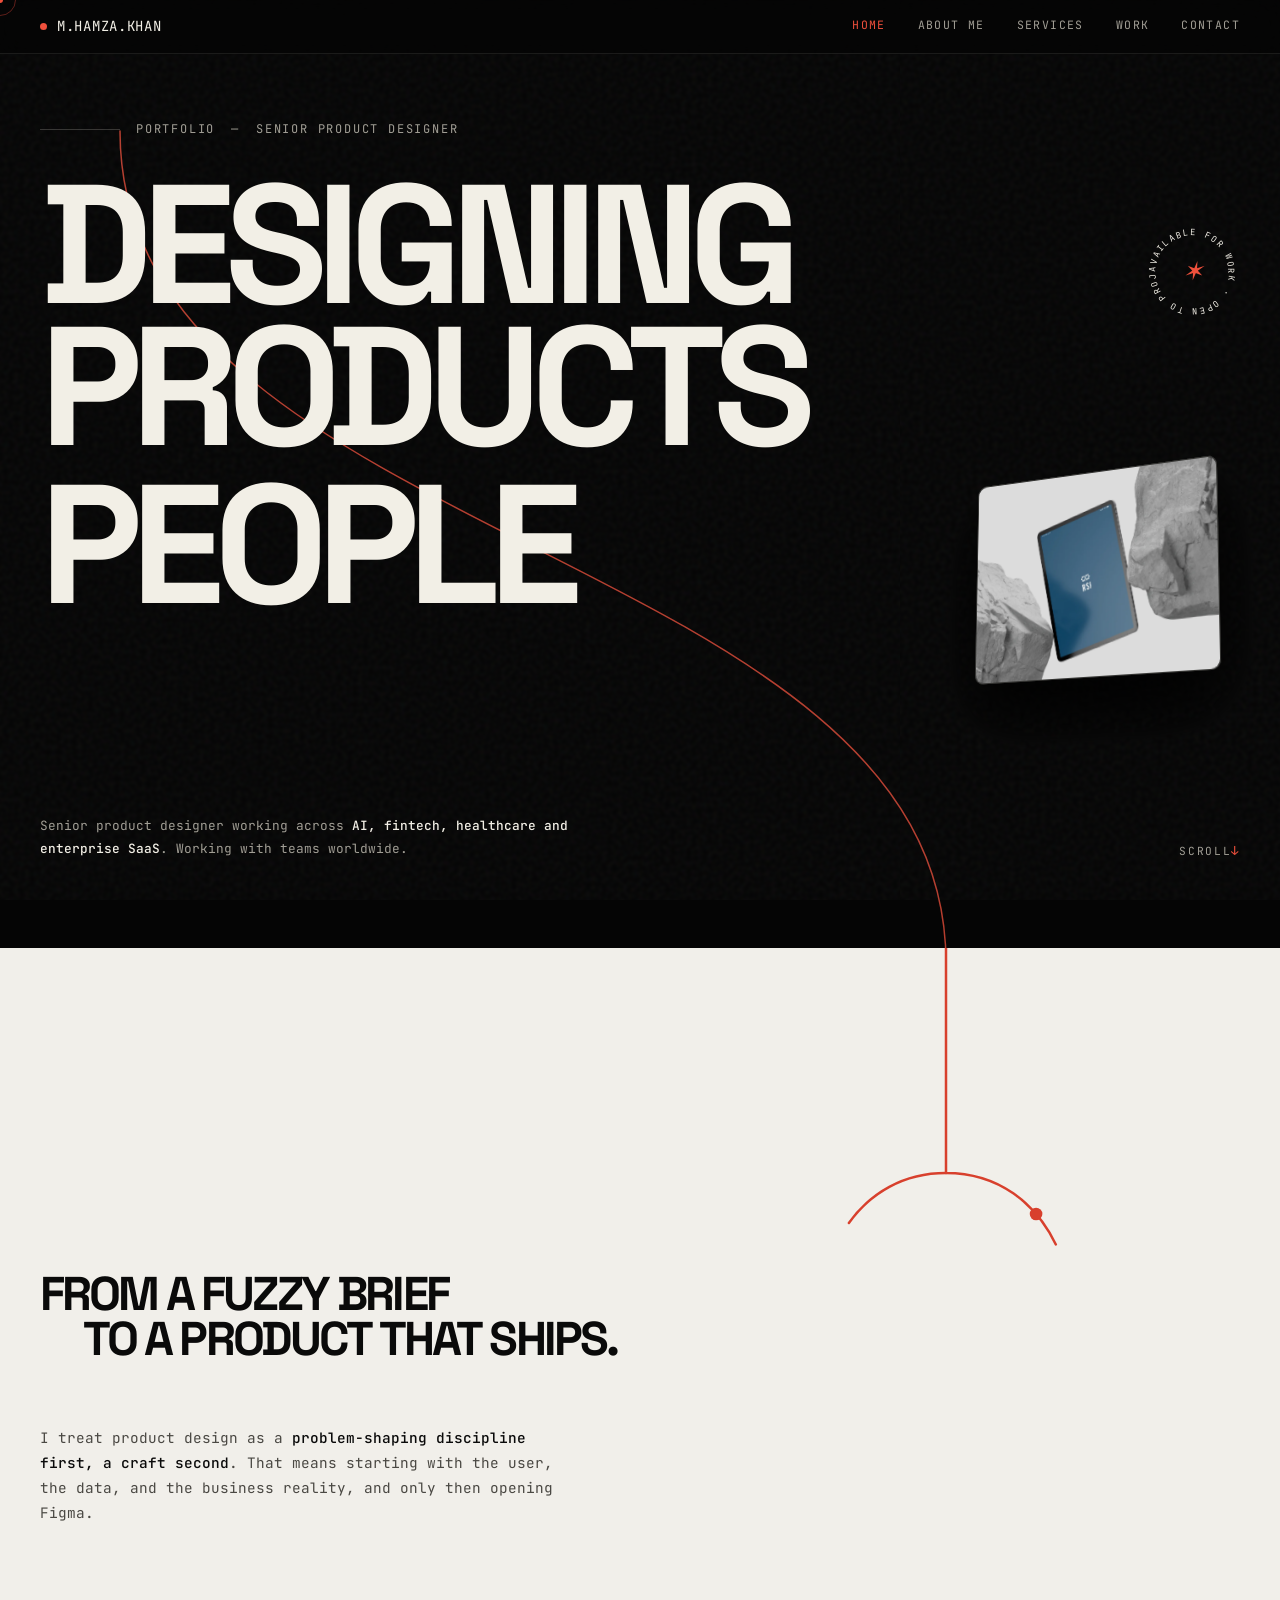
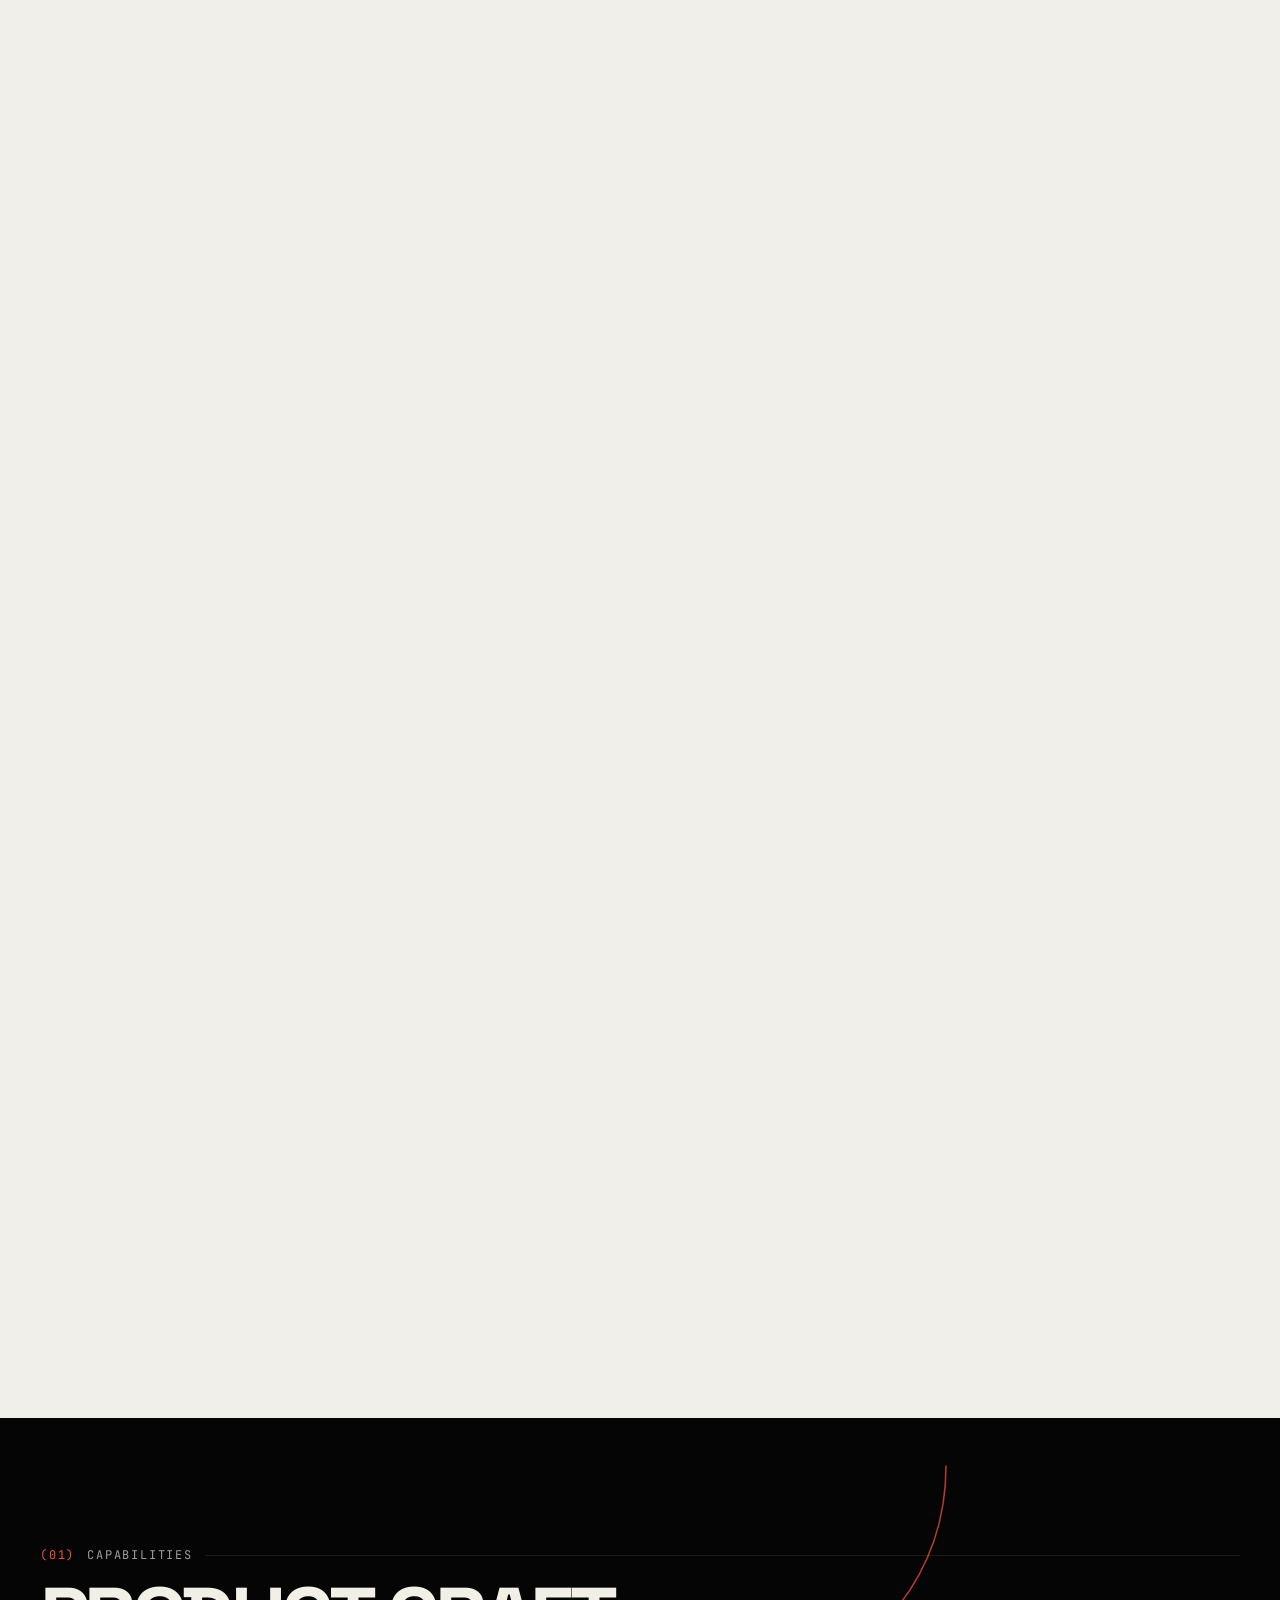
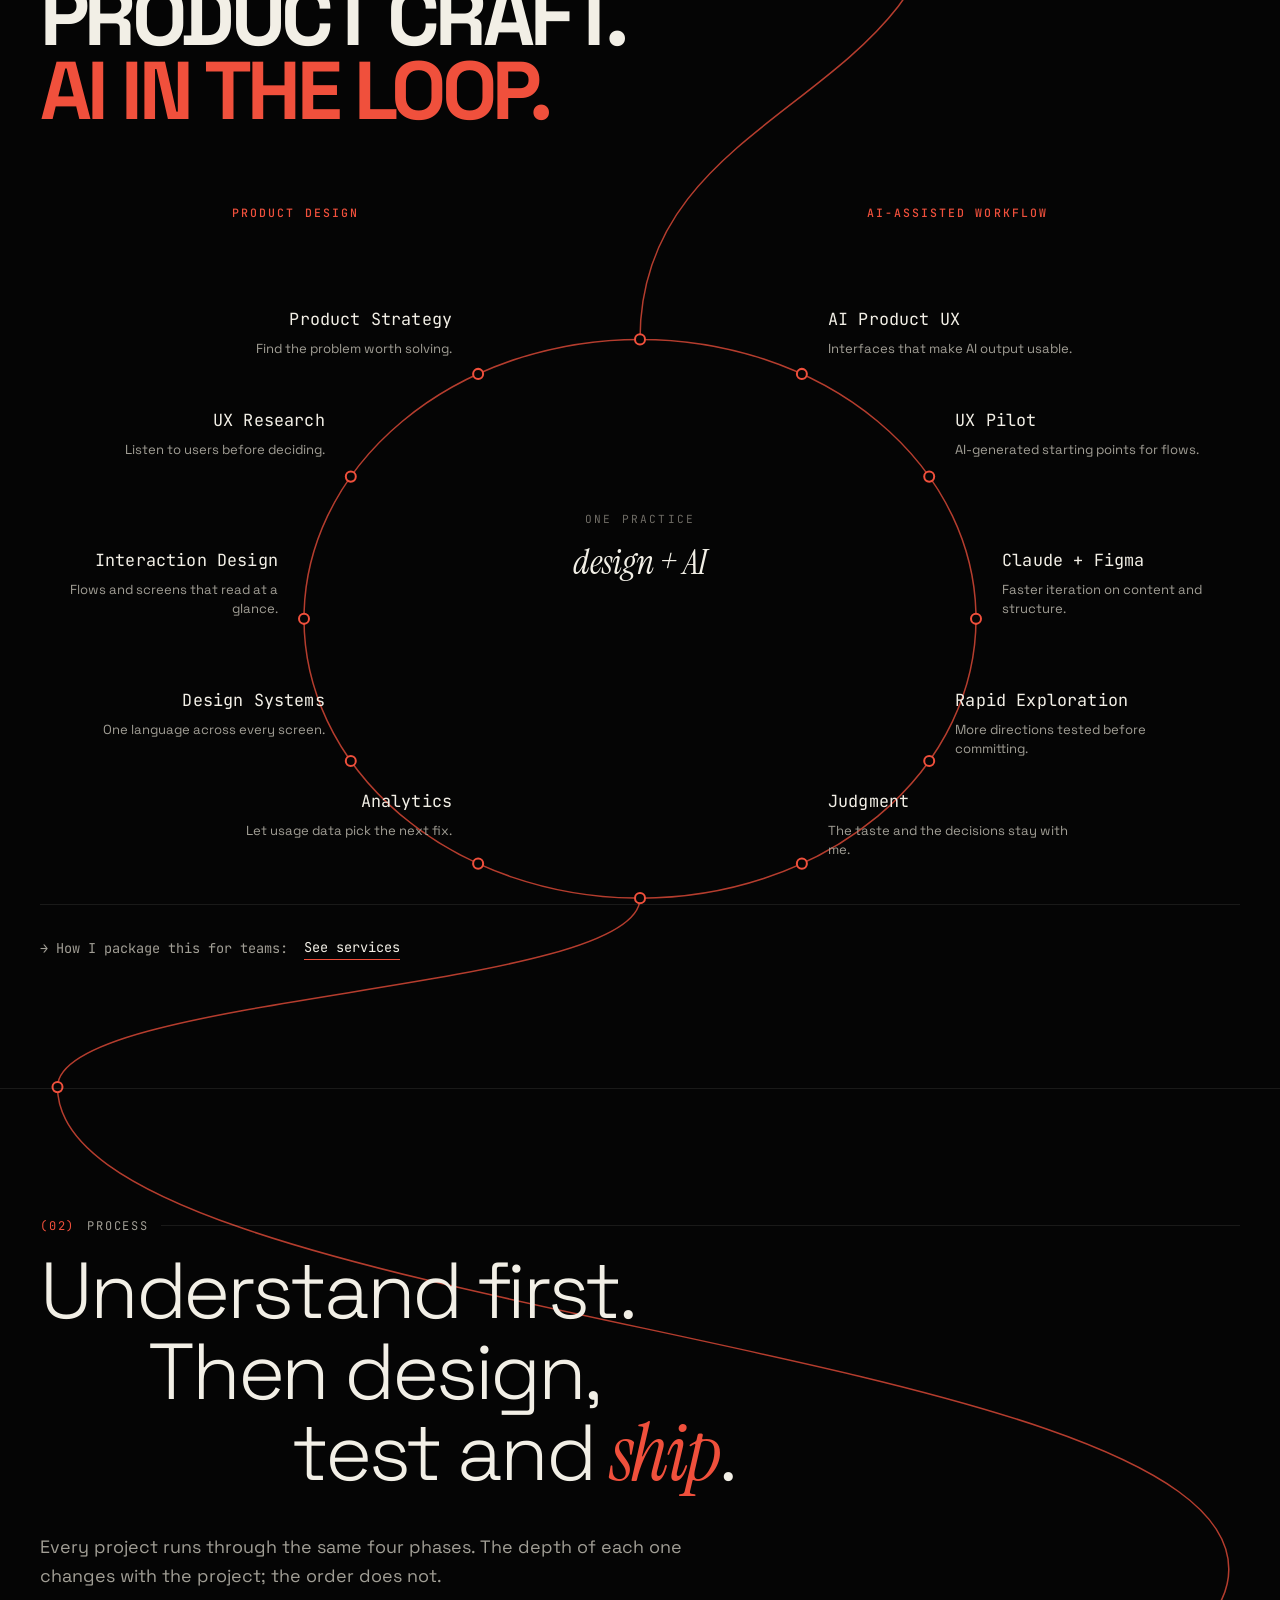
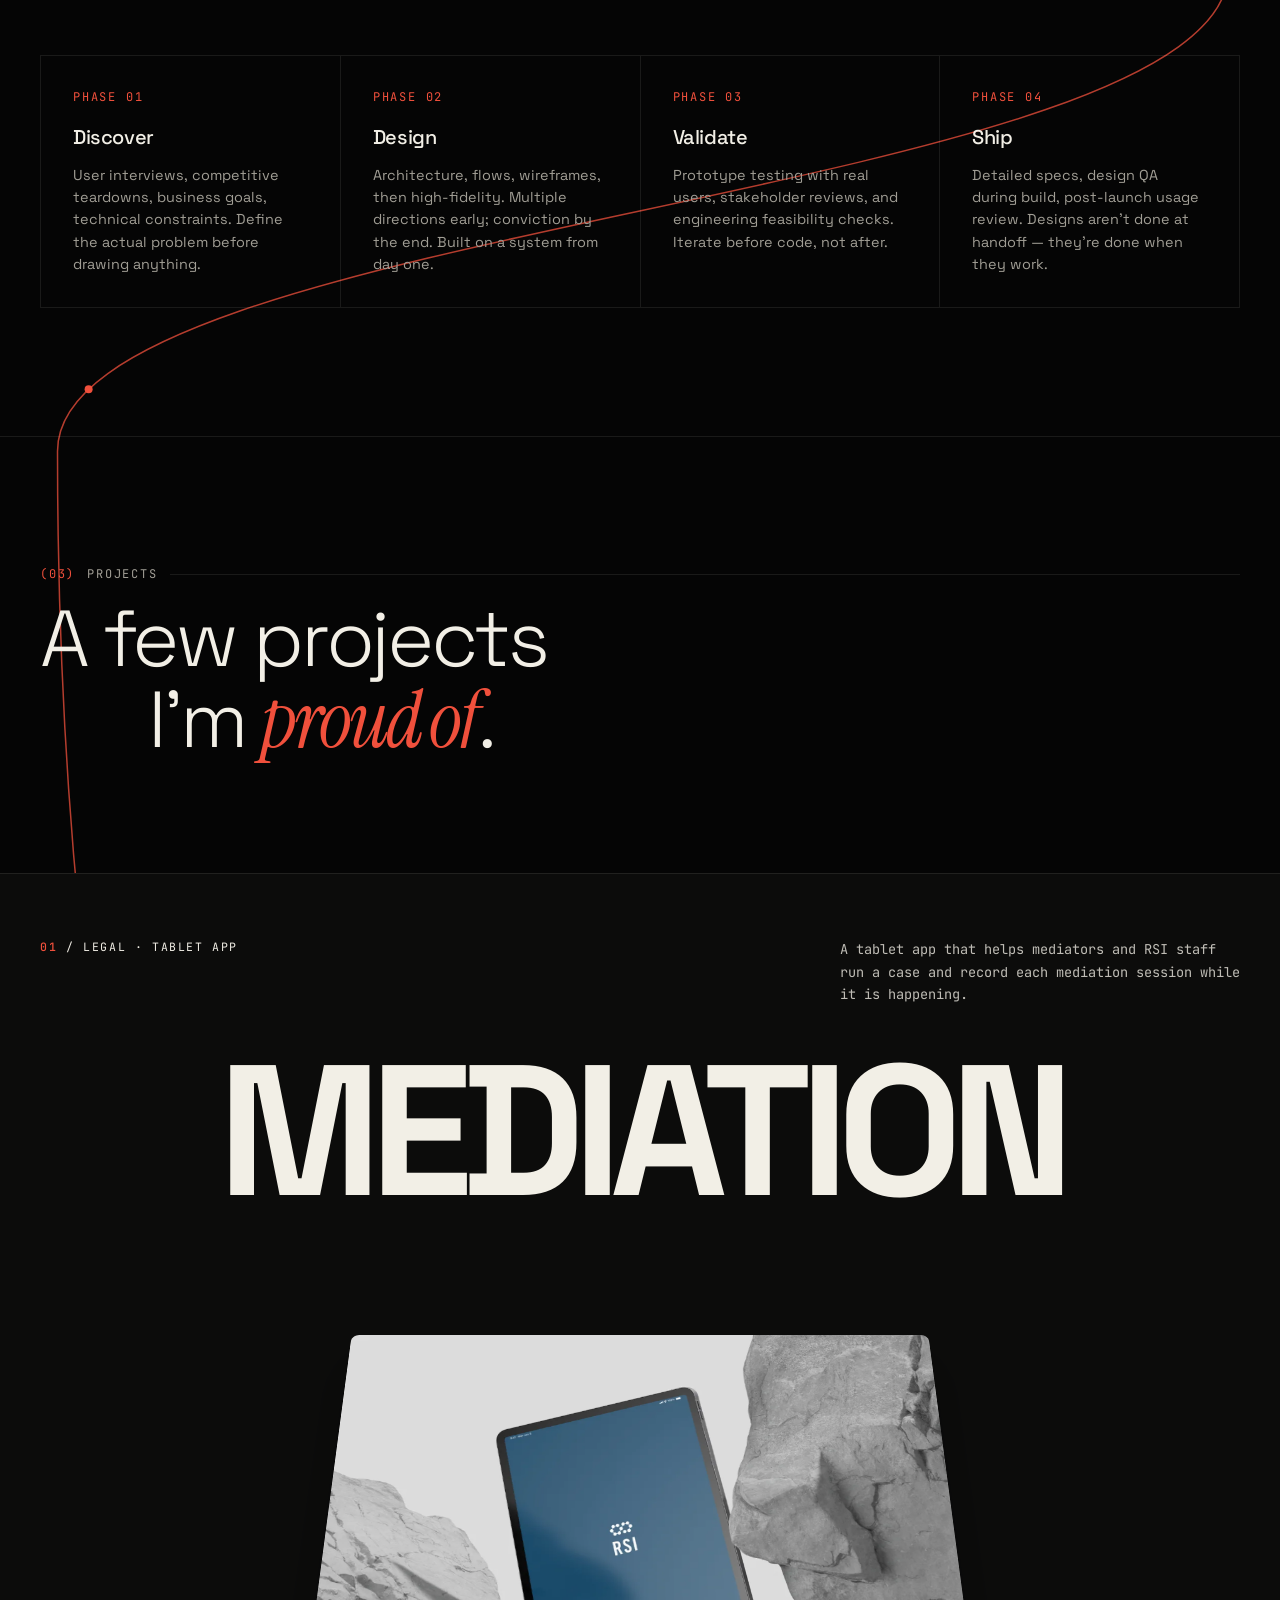
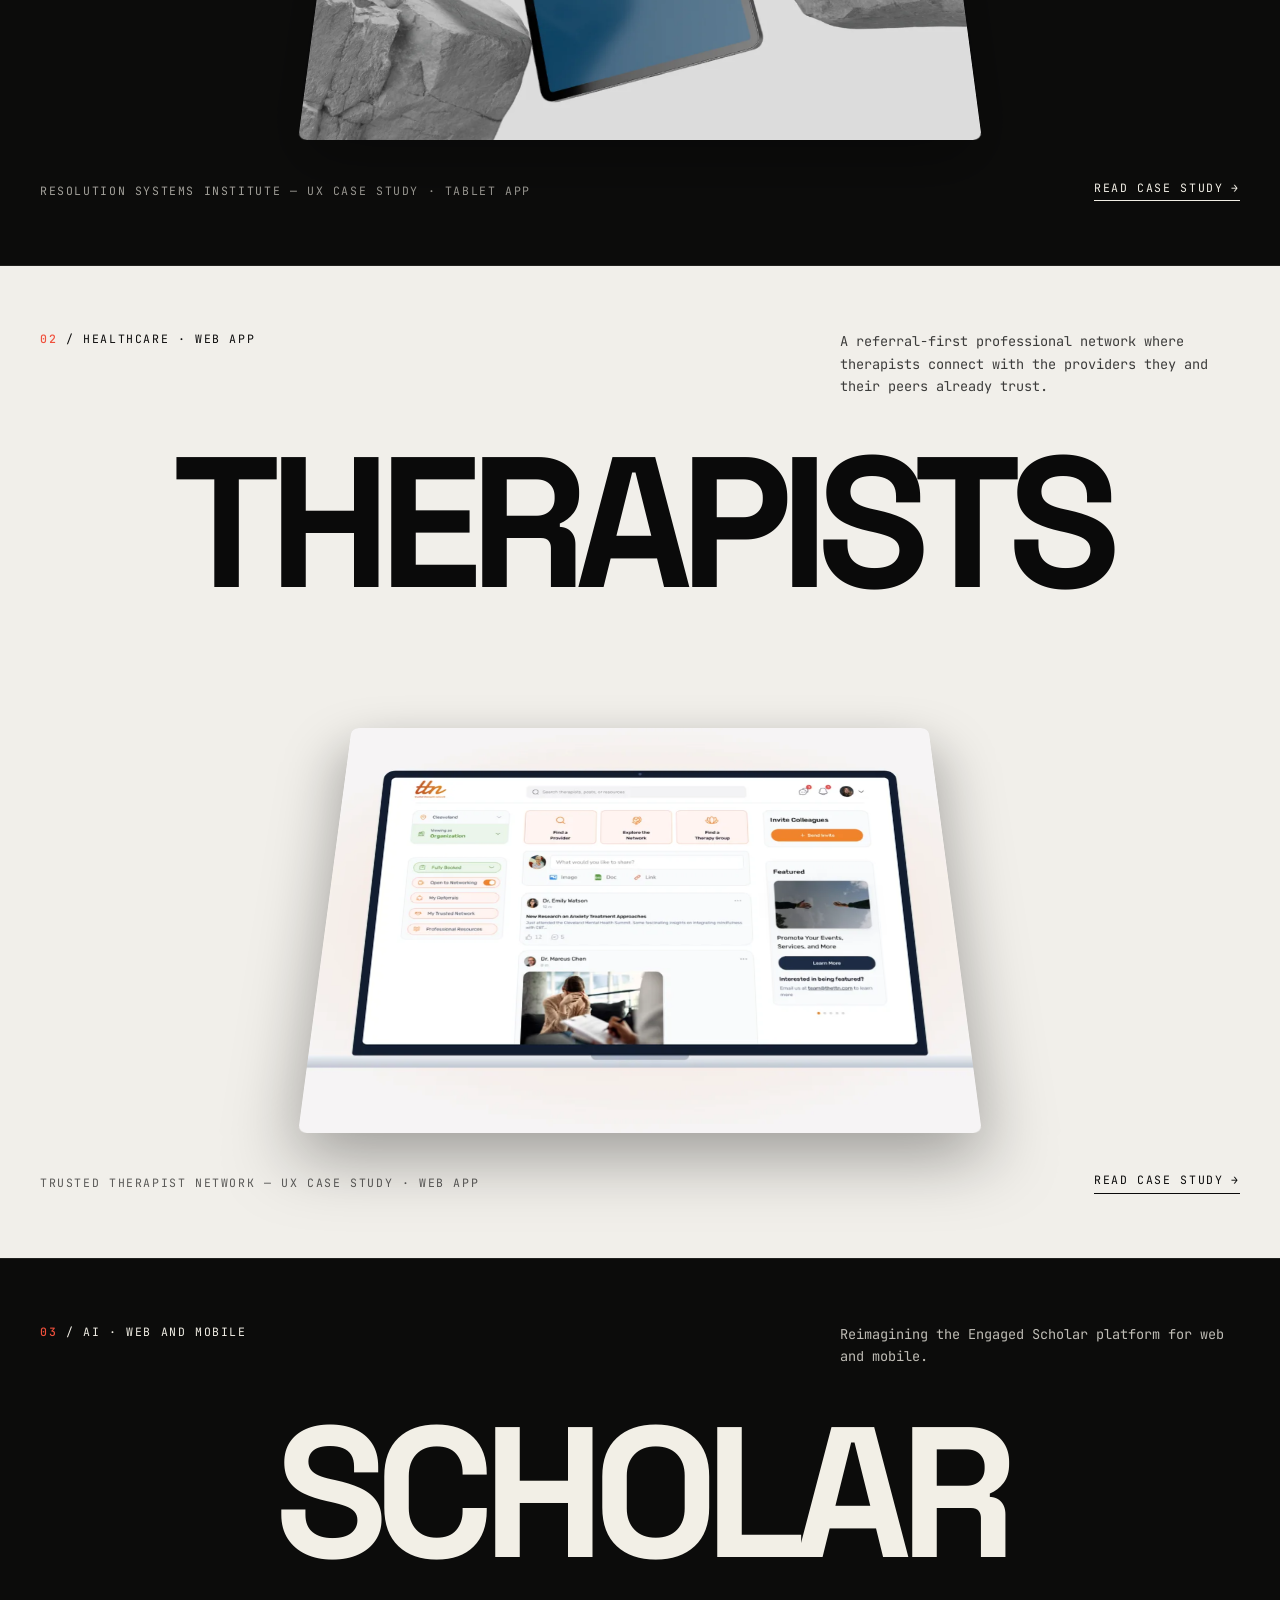
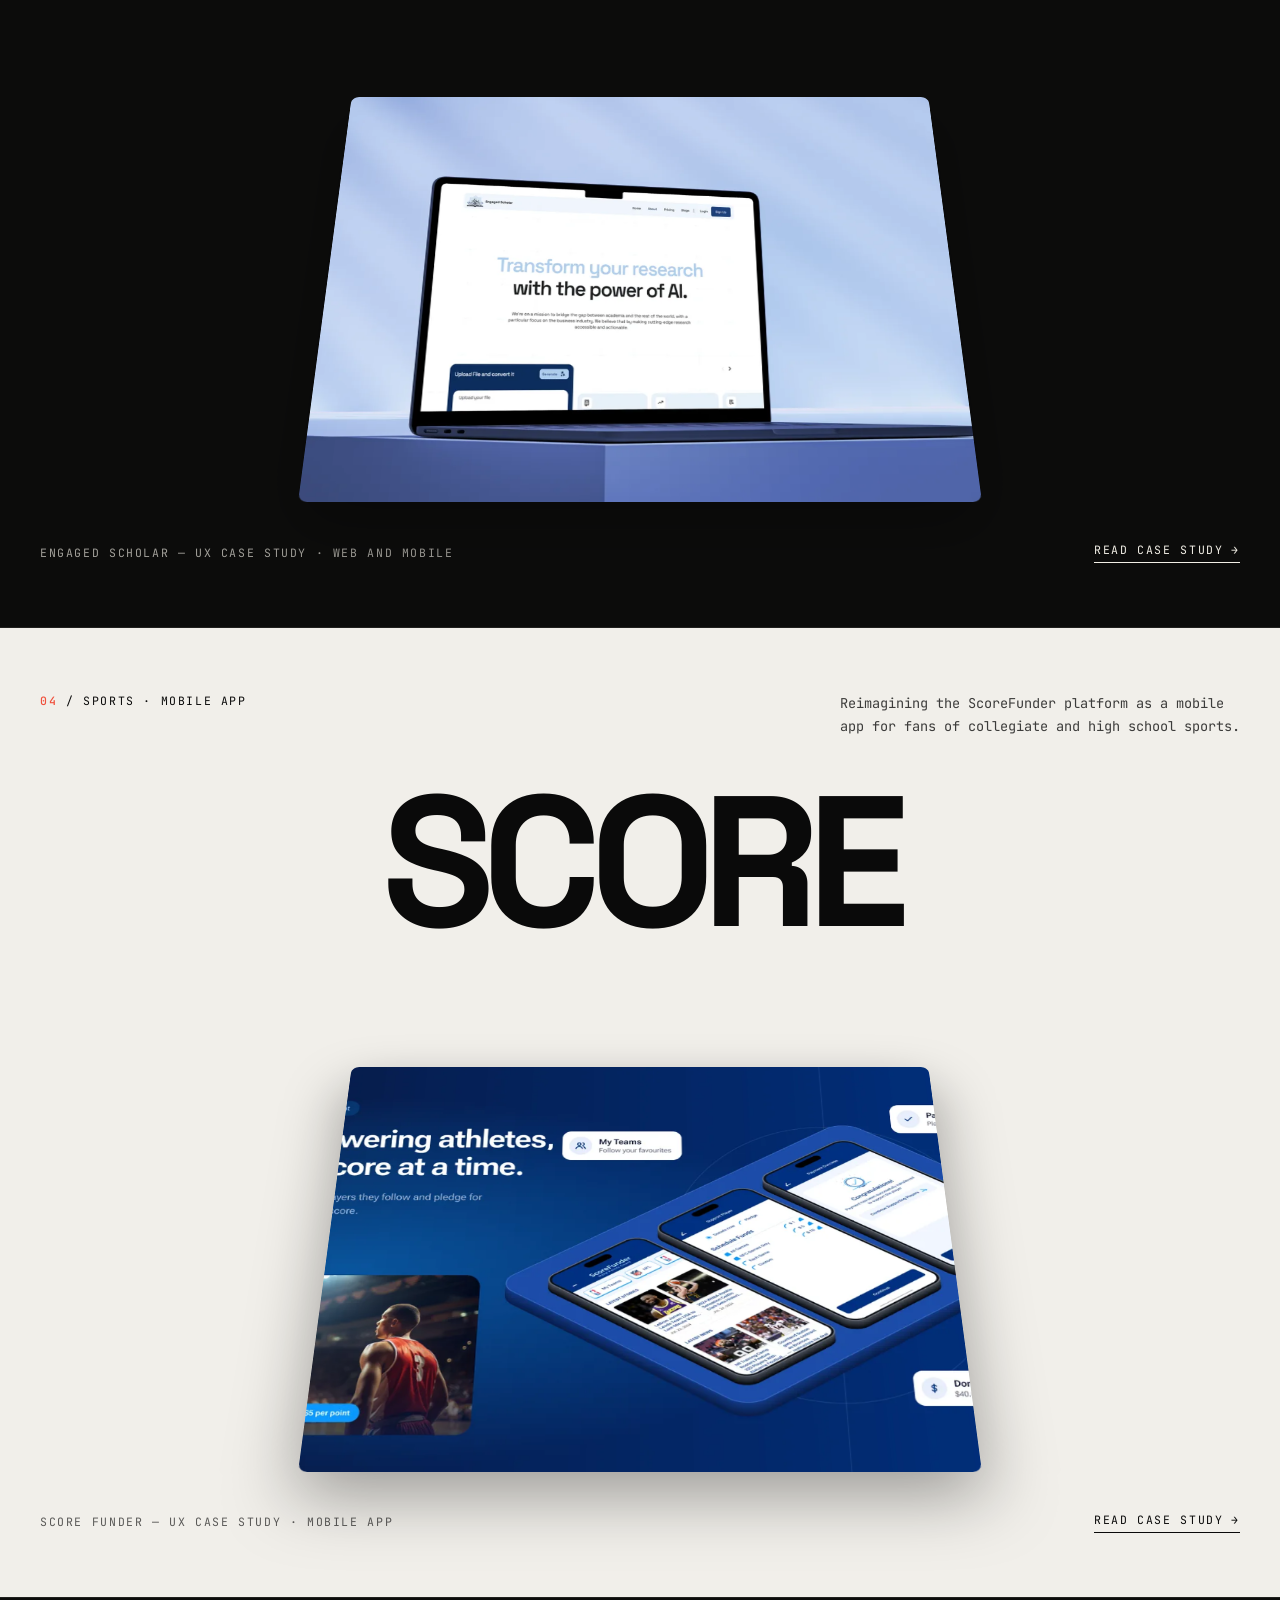
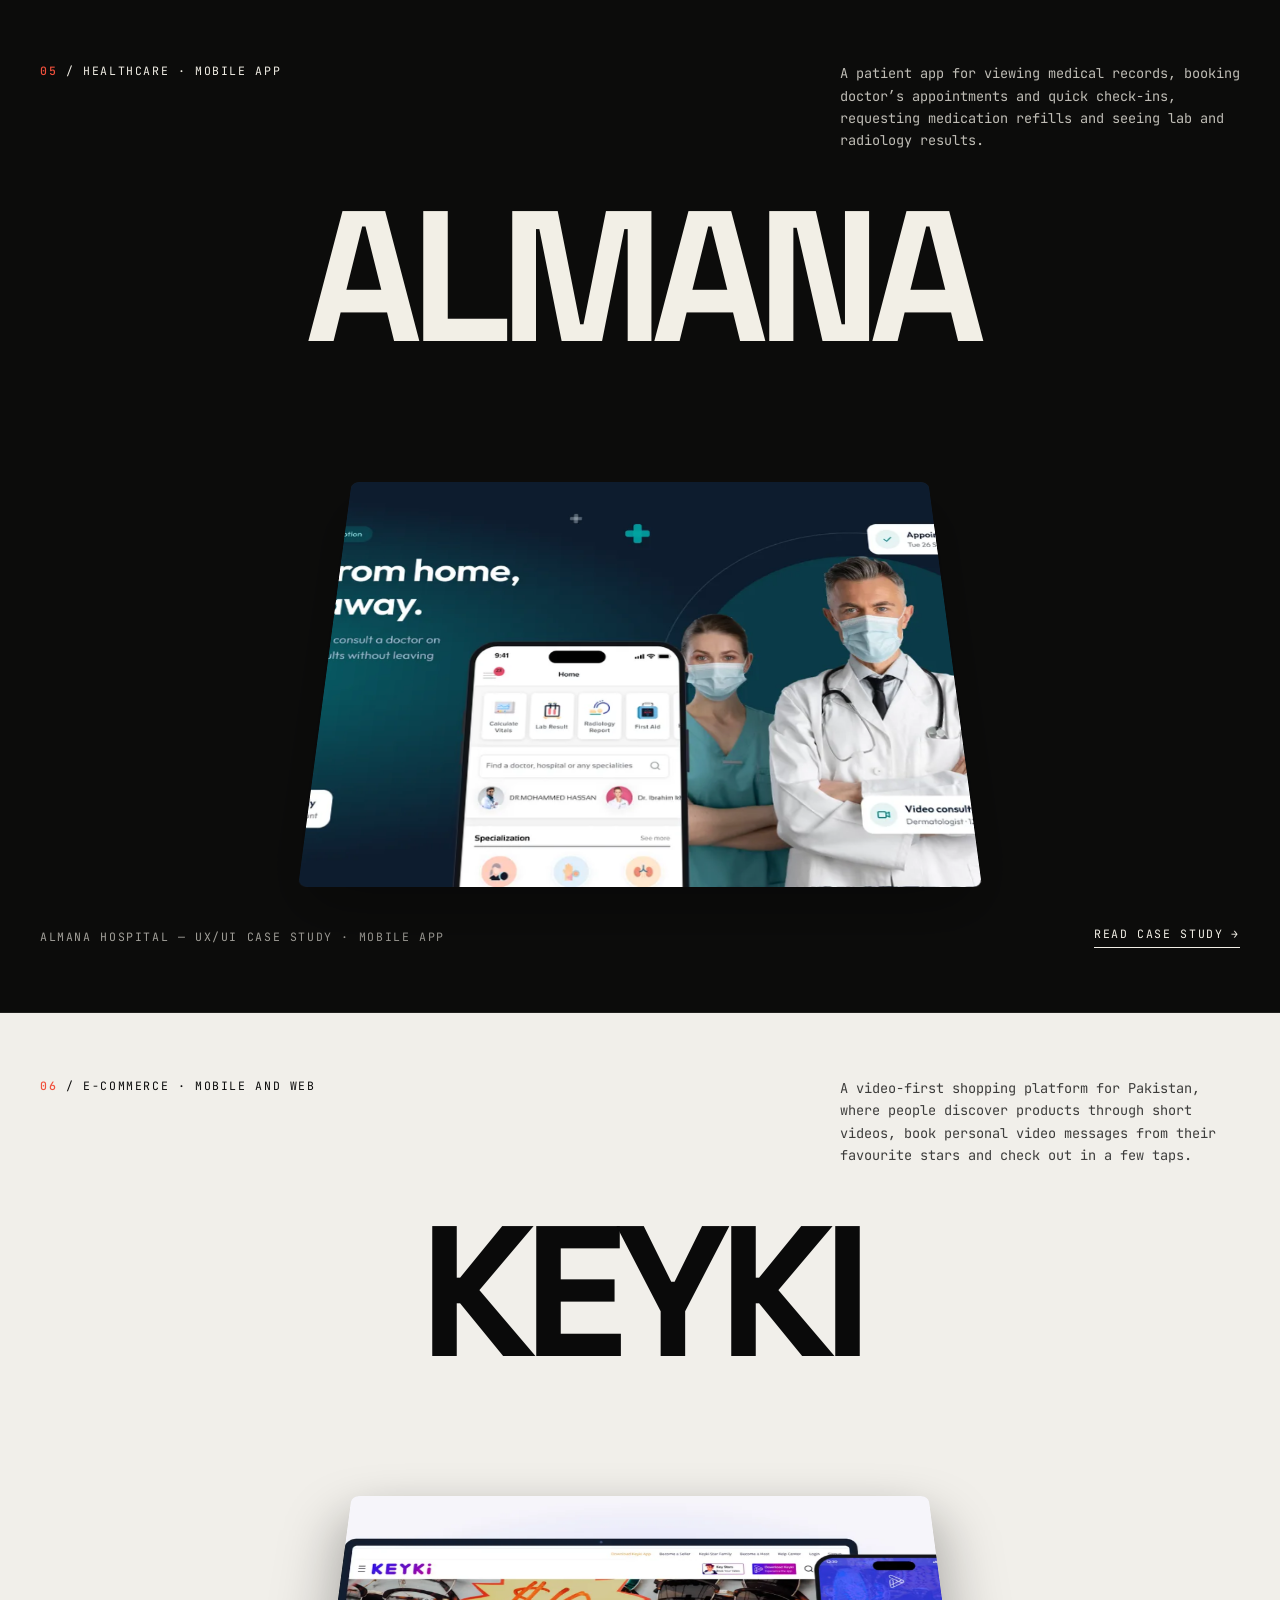
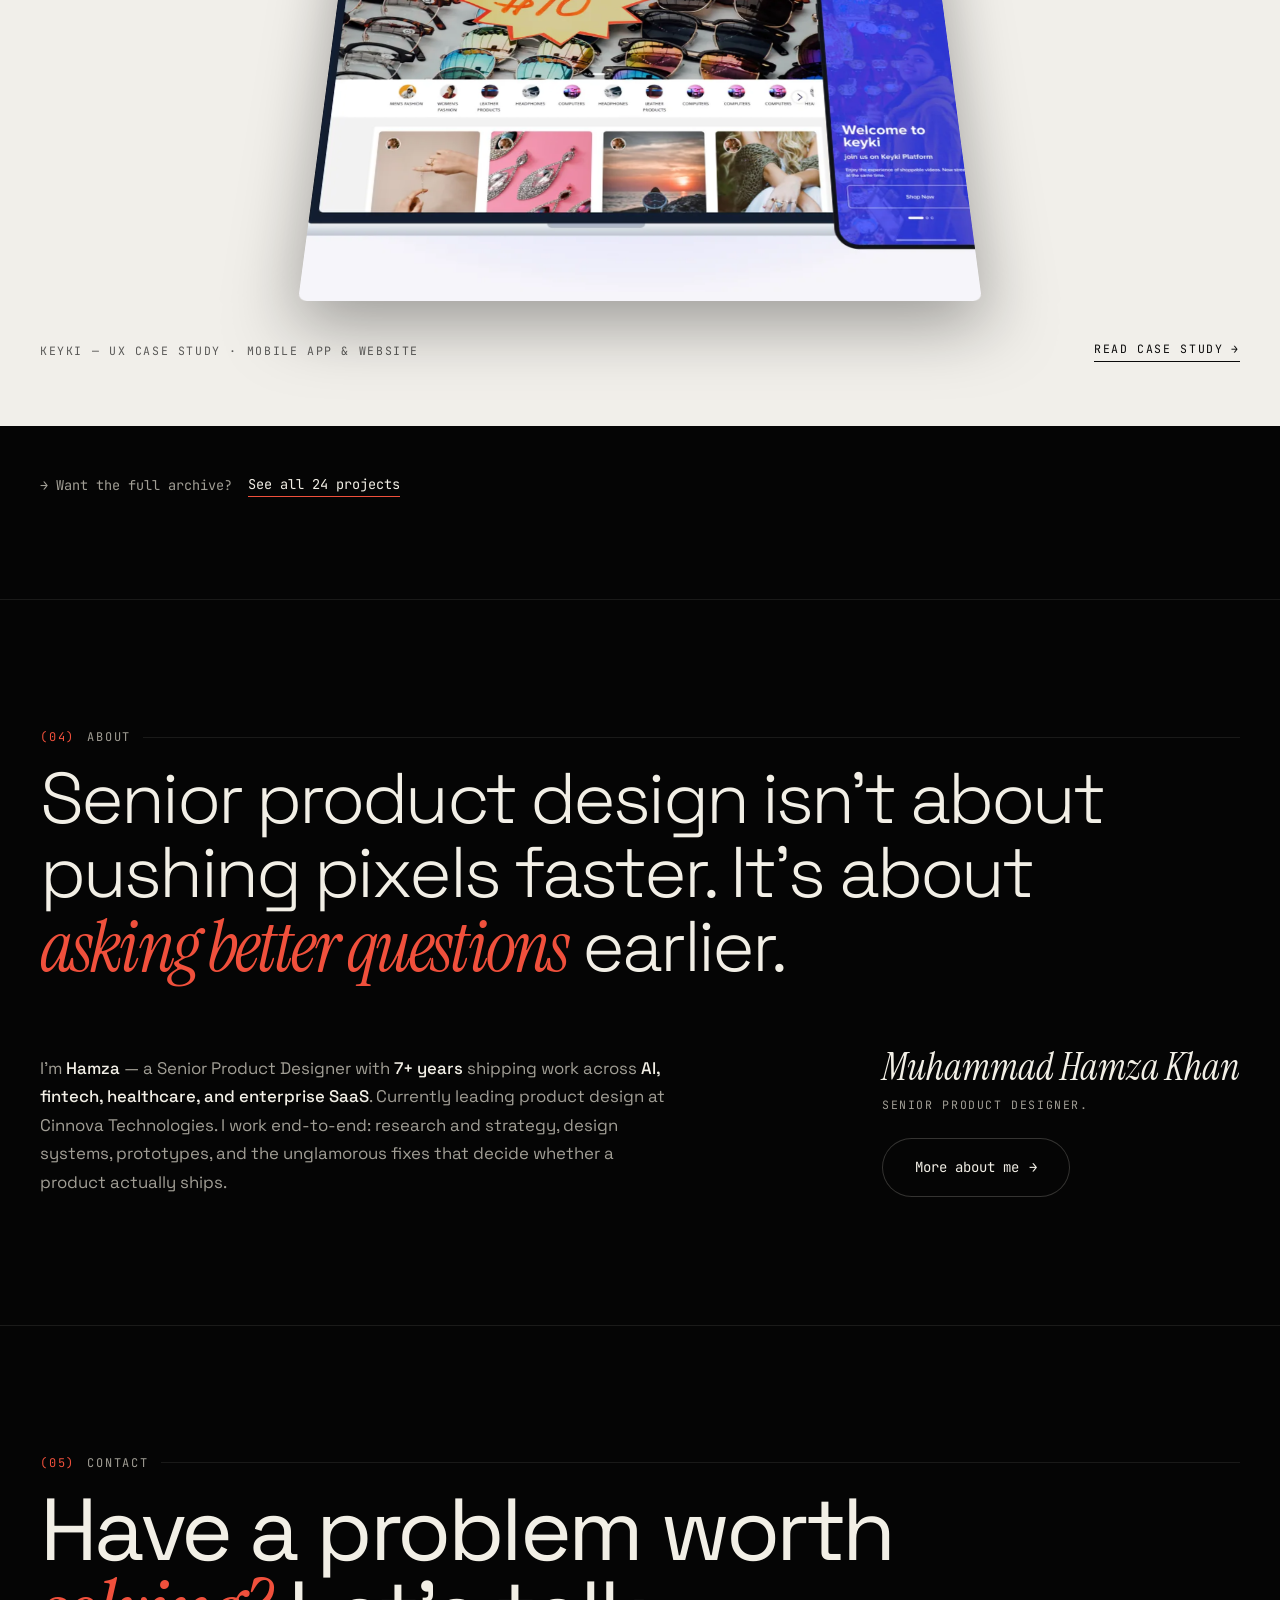
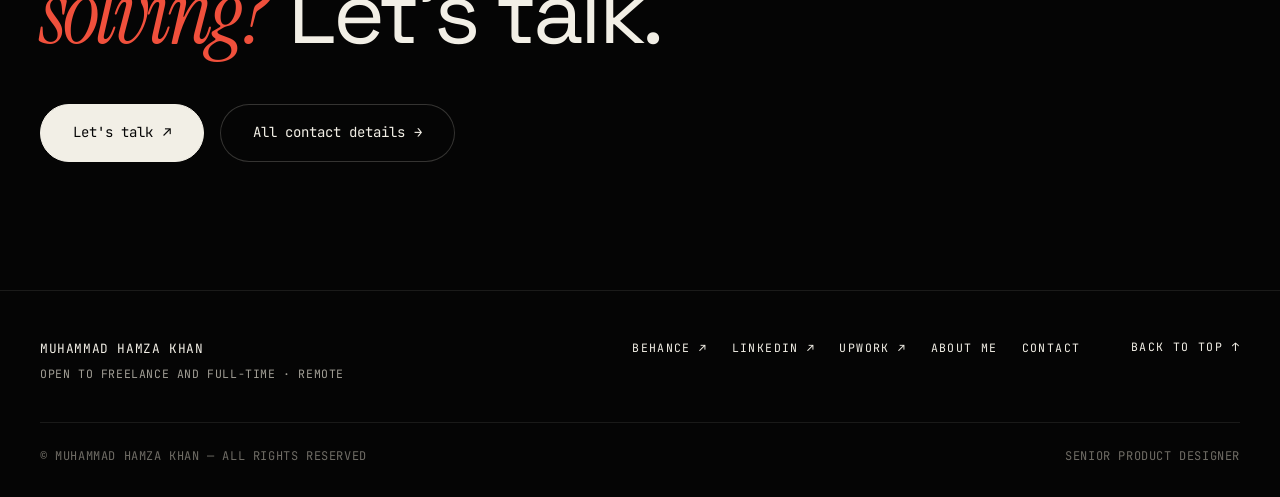
<file: index.html>
<!DOCTYPE html>
<!--
  ============================================================================
  MUHAMMAD HAMZA KHAN — PORTFOLIO
  Senior Product Designer
  ============================================================================

  HOW THIS FILE IS ORGANIZED:

  1. <head> — Page metadata, fonts, and all CSS styles (lines ~1 to ~975)
  2. <body> — Page content broken into 4 "pages" (Home, Work, Services, Contact)
  3. <script> — Routing, animations, and live time (bottom of file)

  THE 4 "PAGES" ARE:
    PAGE: HOME      — search for "PAGE: HOME"      (the landing page)
    PAGE: WORK      — search for "PAGE: WORK"      (full work archive)
    PAGE: SERVICES  — search for "PAGE: SERVICES"  (your 5 services)
    PAGE: CONTACT   — search for "PAGE: CONTACT"   (contact details)

  HOW TO MAKE COMMON UPDATES:
    → Add a new case study  → search "ADD NEW CASE STUDY"
    → Update your bio       → search "TO UPDATE: BIO" (About page)
    → Update job title      → search "TO UPDATE: CURRENT ROLE"
    → Add a certification   → search "ADD NEW CERTIFICATION"
    → Add a new service     → search "ADD NEW SERVICE"
    → Edit capabilities     → search "TO UPDATE: CAPABILITIES"
    → Update contact info   → search "TO UPDATE: CONTACT"
    → Change accent color   → search "TO UPDATE: ACCENT COLOR"

  See UPDATE-GUIDE.md (in the same folder) for plain-English instructions.
  ============================================================================
-->
<html lang="en">
<head>
<meta charset="UTF-8" />
<meta name="theme-color" content="#050505" />
<meta name="viewport" content="width=device-width, initial-scale=1.0" />
<title>Muhammad Hamza Khan — Senior Product Designer</title>
<meta name="description" content="Senior Product Designer with 7+ years shipping products across AI, fintech, healthcare, and enterprise SaaS." />
<link rel="preconnect" href="https://fonts.googleapis.com" />
<link rel="preconnect" href="https://fonts.gstatic.com" crossorigin />
<link href="https://fonts.googleapis.com/css2?family=Instrument+Serif:ital@0;1&family=JetBrains+Mono:wght@400;500&family=Space+Grotesk:wght@300;400;500;600;700&display=swap" rel="stylesheet" />
<style>
:root {
  --bg: #FFFFFF;
  --bg-elev: #F5F5F4;
  --bg-elev-2: #E7E5E4;
  --border: rgba(10, 10, 10, 0.07);
  --border-strong: rgba(10, 10, 10, 0.14);
  --text: #0A0A0A;
  --text-muted: #6B6B6B;
  --text-dim: #A3A3A3;

  /* ============================================================
     TO UPDATE: ACCENT COLOR
     Change the two values below to swap the site's accent color.
     Examples: #3B82F6 (blue) · #16A34A (green) · #7C3AED (purple)
     ============================================================ */
  --accent: #E5483A;
  --accent-deep: #C73826;
  --font-sans: 'Space Grotesk', -apple-system, sans-serif;
  --font-mono: 'JetBrains Mono', ui-monospace, monospace;
  --font-serif: 'Instrument Serif', Georgia, serif;
  --max-width: 1440px;
  --gutter: clamp(1.25rem, 4vw, 2.5rem);
  --section-pad: clamp(5rem, 10vw, 9rem);
}
* { box-sizing: border-box; margin: 0; padding: 0; }
html { scroll-behavior: smooth; }
body {
  background: var(--bg); color: var(--text);
  font-family: var(--font-sans); font-size: 16px; line-height: 1.5;
  -webkit-font-smoothing: antialiased; overflow-x: hidden;
  cursor: none;
}
::selection { background: var(--accent); color: #fff; }
a { color: inherit; text-decoration: none; }

/* Very subtle film grain — adds warmth without being aggressive */
body::before {
  content: ''; position: fixed; inset: 0; pointer-events: none;
  z-index: 1; opacity: 0.025;
  background-image: url("data:image/svg+xml,%3Csvg viewBox='0 0 200 200' xmlns='http://www.w3.org/2000/svg'%3E%3Cfilter id='n'%3E%3CfeTurbulence type='fractalNoise' baseFrequency='0.85' /%3E%3C/filter%3E%3Crect width='100%25' height='100%25' filter='url(%23n)' /%3E%3C/svg%3E");
}

/* === SCROLL PROGRESS === */
.scroll-progress {
  position: fixed; top: 0; left: 0;
  height: 1px; background: var(--accent);
  width: 0%; z-index: 99;
  transition: width 0.1s linear;
}

/* === CURSOR === */
.cursor-dot, .cursor-ring {
  position: fixed; pointer-events: none;
  border-radius: 50%; z-index: 9999;
  top: 0; left: 0;
}
.cursor-dot {
  width: 6px; height: 6px;
  background: var(--accent);
  margin: -3px 0 0 -3px;
  transition: transform 0.1s ease, background 0.3s;
}
.cursor-ring {
  width: 32px; height: 32px;
  border: 1px solid rgba(229, 72, 58, 0.4);
  margin: -16px 0 0 -16px;
  transition: width 0.3s, height 0.3s, margin 0.3s, border-color 0.3s;
}
.cursor-ring.expand {
  width: 64px; height: 64px;
  margin: -32px 0 0 -32px;
  border-color: rgba(229, 72, 58, 0.7);
}
.cursor-ring.expand-light { border-color: rgba(255, 255, 255, 0.7); }
.cursor-dot.light { background: #fff; }
@media (hover: none), (max-width: 768px) {
  body { cursor: auto; }
  .cursor-dot, .cursor-ring { display: none; }
}

.container {
  max-width: var(--max-width);
  margin: 0 auto; padding: 0 var(--gutter);
  position: relative; z-index: 2;
}

/* === PAGE SYSTEM === */
.page { display: none; }
.page.active {
  display: block;
  animation: pageFadeIn 0.5s cubic-bezier(0.2, 0.8, 0.2, 1);
}
@keyframes pageFadeIn {
  from { opacity: 0; transform: translateY(15px); }
  to { opacity: 1; transform: translateY(0); }
}

/* === NAV === */
.nav {
  position: fixed; top: 0; left: 0; right: 0;
  z-index: 100; backdrop-filter: blur(14px);
  -webkit-backdrop-filter: blur(14px);
  background: rgba(255, 255, 255, 0.78);
  border-bottom: 1px solid var(--border);
}
.nav-inner {
  display: flex; align-items: center; justify-content: space-between;
  padding: 1rem var(--gutter); max-width: var(--max-width); margin: 0 auto;
}
.nav-logo {
  font-family: var(--font-mono); font-size: 0.875rem; letter-spacing: 0.05em;
  display: flex; align-items: center; gap: 0.625rem;
  transition: transform 0.3s cubic-bezier(0.2, 0.8, 0.2, 1);
  cursor: none;
}
.nav-logo:hover { transform: translateX(2px); }
.nav-logo .dot {
  width: 7px; height: 7px; border-radius: 50%;
  background: var(--accent); animation: pulse 2.4s ease-in-out infinite;
}
@keyframes pulse {
  0%, 100% { opacity: 1; transform: scale(1); }
  50% { opacity: 0.55; transform: scale(0.85); }
}
.nav-links {
  display: flex; gap: 2rem;
  font-family: var(--font-mono); font-size: 0.8125rem;
}
.nav-links a {
  color: var(--text-muted); position: relative; padding-bottom: 4px;
  overflow: hidden;
  transition: color 0.2s ease;
  cursor: none;
}
.nav-links a:hover { color: var(--text); }
.nav-links a::before {
  content: ''; position: absolute; left: 0; bottom: -2px;
  width: 100%; height: 1px; background: var(--text);
  transform: scaleX(0); transform-origin: right;
  transition: transform 0.4s cubic-bezier(0.65, 0, 0.35, 1);
}
.nav-links a:hover::before { transform: scaleX(1); transform-origin: left; }
.nav-links a.active { color: var(--accent); }
.nav-links a.active::after {
  content: ''; position: absolute; left: 0; right: 0; bottom: -2px;
  height: 1px; background: var(--accent);
}
.nav-links a.active::before { display: none; }
.nav-status {
  font-family: var(--font-mono); font-size: 0.75rem;
  color: var(--text-muted); display: flex; align-items: center; gap: 0.5rem;
}
.nav-status .dot-green {
  width: 6px; height: 6px; border-radius: 50%; background: var(--accent);
}
@media (max-width: 900px) {
  .nav-links { gap: 1.25rem; }
  .nav-status { display: none; }
}
@media (max-width: 540px) {
  .nav-links { display: none; }
}

/* === HERO === */
.hero {
  min-height: 100vh; padding: 9rem 0 4rem;
  display: flex; flex-direction: column; justify-content: center;
  position: relative;
}
.hero-meta, .page-meta {
  font-family: var(--font-mono); font-size: 0.75rem;
  color: var(--text-muted); letter-spacing: 0.15em;
  margin-bottom: 3rem; display: flex; align-items: center; gap: 1rem;
  flex-wrap: wrap;
}
.hero-meta .line, .page-meta .line {
  flex: 1; height: 1px; background: var(--border-strong);
  max-width: 80px; min-width: 30px;
}

.hero h1 {
  font-size: clamp(2.5rem, 8.5vw, 8rem);
  font-weight: 400; line-height: 0.95;
  letter-spacing: -0.04em; margin-bottom: 2.5rem;
}
.hero h1 .block { display: block; }
.hero h1 .serif {
  font-family: var(--font-serif); font-style: italic;
  color: var(--accent); font-weight: 400;
}

/* === KINETIC ROTATOR === */
.rotator {
  display: inline-flex; align-items: baseline;
  font-family: var(--font-serif); font-style: italic;
  color: var(--accent); position: relative;
}
.rotator-words {
  position: relative; display: inline-block;
  height: 1em; overflow: hidden; vertical-align: baseline;
  min-width: 4ch;
}
.rotator-word {
  display: block; line-height: 1;
  animation: rotateWord 9s infinite;
  position: absolute; top: 0; left: 0;
  white-space: nowrap;
}
.rotator-word:nth-child(1) { animation-delay: 0s; }
.rotator-word:nth-child(2) { animation-delay: 3s; }
.rotator-word:nth-child(3) { animation-delay: 6s; }
@keyframes rotateWord {
  0%, 25% { opacity: 0; transform: translateY(50%); }
  3%, 22% { opacity: 1; transform: translateY(0); }
  28%, 100% { opacity: 0; transform: translateY(-50%); }
}

.hero-sub, .page-header-sub {
  font-size: clamp(1rem, 1.6vw, 1.25rem); color: var(--text-muted);
  max-width: 680px; line-height: 1.55;
}
.hero-sub { margin-bottom: 4rem; }
.hero-sub strong, .page-header-sub strong { color: var(--text); font-weight: 500; }

/* === SIGNATURE MARK === */
.signature-mark {
  position: absolute; top: 9rem; right: var(--gutter);
  width: 96px; height: 96px;
  display: grid; place-items: center;
  pointer-events: none;
}
.signature-mark svg {
  width: 100%; height: 100%;
  animation: rotate 30s linear infinite;
}
@keyframes rotate { to { transform: rotate(360deg); } }
.signature-mark .star {
  position: absolute; font-size: 1.6rem;
  color: var(--accent); font-family: var(--font-serif);
  font-style: italic;
}
@media (max-width: 900px) { .signature-mark { display: none; } }

/* === HERO STATS GRID === */
.hero-grid {
  display: grid; grid-template-columns: repeat(4, 1fr);
  gap: 1px; background: var(--border-strong);
  border: 1px solid var(--border-strong); margin-top: auto;
}
.hero-grid-item {
  background: var(--bg); padding: 1.5rem;
  transition: background 0.3s ease;
}
.hero-grid-item:hover { background: var(--bg-elev); }
.hero-grid-label {
  font-family: var(--font-mono); font-size: 0.7rem;
  color: var(--text-dim); letter-spacing: 0.1em; margin-bottom: 0.5rem;
}
.hero-grid-value {
  font-size: 1.4rem; color: var(--text);
  font-weight: 500; letter-spacing: -0.02em;
}
.hero-grid-value .accent { color: var(--accent); }
.hero-grid-value .small {
  font-size: 0.85rem; color: var(--text-muted); font-weight: 400;
}
.hero-grid-value .live {
  color: var(--accent); font-family: var(--font-mono); font-size: 0.85rem;
}
@media (max-width: 720px) { .hero-grid { grid-template-columns: repeat(2, 1fr); } }

/* === MARQUEE — calm white === */
.marquee {
  border-top: 1px solid var(--border);
  border-bottom: 1px solid var(--border);
  padding: 2.5rem 0; overflow: hidden;
  white-space: nowrap; background: var(--bg);
}
.marquee-track {
  display: inline-flex; gap: 4rem;
  animation: marquee 38s linear infinite;
  font-family: var(--font-serif); font-style: italic;
  font-size: clamp(2rem, 4.5vw, 4rem);
  color: var(--text); font-weight: 400;
}
.marquee-track .accent { color: var(--accent); }
.marquee-track .star {
  color: var(--accent); display: inline-block;
  transform: translateY(-0.05em); font-size: 0.85em;
}
@keyframes marquee { to { transform: translateX(-50%); } }

/* === PAGE HEADER (non-home pages) === */
.page-header {
  padding: 10rem 0 6rem;
  border-bottom: 1px solid var(--border);
  position: relative;
}
.page-header h1 {
  font-size: clamp(2.5rem, 7vw, 6rem);
  font-weight: 400; line-height: 0.95;
  letter-spacing: -0.04em; margin-bottom: 2rem;
}
.page-header h1 .block { display: block; }
.page-header h1 .serif {
  font-family: var(--font-serif); font-style: italic;
  color: var(--accent); font-weight: 400;
}
.page-stats {
  display: grid; grid-template-columns: repeat(4, 1fr);
  gap: 1px; background: var(--border-strong);
  border: 1px solid var(--border-strong); margin-top: 4rem;
}
.page-stats-item {
  background: var(--bg); padding: 1.5rem;
  transition: background 0.3s ease;
}
.page-stats-item:hover { background: var(--bg-elev); }
.page-stats-label {
  font-family: var(--font-mono); font-size: 0.7rem;
  color: var(--text-dim); letter-spacing: 0.1em; margin-bottom: 0.5rem;
}
.page-stats-value {
  font-size: 1.5rem; color: var(--text);
  font-weight: 500; letter-spacing: -0.02em;
}
.page-stats-value .accent { color: var(--accent); }
@media (max-width: 720px) { .page-stats { grid-template-columns: repeat(2, 1fr); } }

/* === SECTIONS === */
.section {
  padding: var(--section-pad) 0;
  border-top: 1px solid var(--border);
  position: relative;
}
.section.no-border { border-top: none; }
.section-label {
  font-family: var(--font-mono); font-size: 0.75rem;
  color: var(--text-muted); letter-spacing: 0.15em;
  margin-bottom: 1rem; display: flex; align-items: center; gap: 0.75rem;
}
.section-label .num { color: var(--accent); }
.section-label .line { flex: 1; height: 1px; background: var(--border); }
.section-title {
  font-size: clamp(2rem, 5vw, 3.75rem);
  font-weight: 400; line-height: 1; letter-spacing: -0.03em;
  margin-bottom: 4rem; max-width: 900px;
}
.section-title .serif {
  font-family: var(--font-serif); font-style: italic; color: var(--accent);
}

/* === SYMMETRIC GALLERY (was asymmetric — now clean 2×2) === */
.gallery-asymmetric {
  display: grid;
  grid-template-columns: 1fr 1fr;
  gap: 3rem 2rem;
}
/* All cards behave identically — same size, same aspect, no offsets */
.gallery-asymmetric .gallery-item {
  display: flex;
  flex-direction: column;
  gap: 1.25rem;
  margin-top: 0;
  grid-column: auto;
}
.gallery-asymmetric .gallery-item .gallery-image {
  aspect-ratio: 16 / 10;
}
.gallery-asymmetric .gallery-item .gallery-content {
  display: contents; /* Flatten the wrapper on the 4th card so it behaves like the others */
}
@media (max-width: 800px) {
  .gallery-asymmetric { grid-template-columns: 1fr; gap: 3rem; }
}

/* === STANDARD GALLERY (work page additional projects) === */
.gallery {
  display: grid; grid-template-columns: repeat(2, 1fr);
  gap: 3rem 2rem;
}
@media (max-width: 800px) { .gallery { grid-template-columns: 1fr; gap: 3rem; } }

.gallery-item {
  display: flex; flex-direction: column; gap: 1.25rem;
  position: relative; cursor: none;
}
.gallery-image {
  aspect-ratio: 16 / 10; background: var(--bg-elev);
  border: 1px solid var(--border-strong); overflow: hidden;
  position: relative; transition: border-color 0.3s ease;
}
.gallery-image img {
  width: 100%; height: 100%; object-fit: cover;
  transition: transform 0.7s cubic-bezier(0.2, 0.8, 0.2, 1);
}
.gallery-overlay {
  position: absolute; inset: 0; padding: 1.25rem;
  display: flex; align-items: flex-end; justify-content: space-between;
  pointer-events: none; z-index: 3;
}
.gallery-num {
  font-family: var(--font-mono); font-size: 0.7rem;
  color: var(--text); background: rgba(255, 255, 255, 0.92);
  backdrop-filter: blur(8px); padding: 0.3rem 0.55rem;
  border: 1px solid var(--border-strong); border-radius: 3px;
  letter-spacing: 0.1em;
}
.gallery-arrow {
  font-family: var(--font-mono); font-size: 0.85rem;
  color: #fff; background: var(--accent);
  width: 36px; height: 36px; border-radius: 50%;
  display: flex; align-items: center; justify-content: center;
  opacity: 0; transform: translate(8px, -8px) scale(0.8);
  transition: opacity 0.3s, transform 0.3s cubic-bezier(0.2, 0.8, 0.2, 1);
}
.gallery-cta {
  position: absolute; left: 1.25rem; bottom: 1.25rem;
  font-family: var(--font-mono); font-size: 0.7rem;
  color: var(--text); background: rgba(255, 255, 255, 0.92);
  backdrop-filter: blur(8px); padding: 0.4rem 0.7rem;
  border-radius: 3px; letter-spacing: 0.1em;
  opacity: 0; transform: translateY(8px);
  transition: opacity 0.3s, transform 0.3s cubic-bezier(0.2, 0.8, 0.2, 1);
  z-index: 3; pointer-events: none;
}
.gallery-item:hover .gallery-image { border-color: var(--accent); }
.gallery-item:hover .gallery-image img { transform: scale(1.04); }
.gallery-item:hover .gallery-arrow { opacity: 1; transform: translate(0, 0) scale(1); }
.gallery-item:hover .gallery-cta { opacity: 1; transform: translateY(0); }

.gallery-meta {
  display: flex; align-items: center; gap: 0.75rem;
  font-family: var(--font-mono); font-size: 0.7rem;
  color: var(--text-muted); letter-spacing: 0.1em;
}
.gallery-meta .dot-sep {
  width: 4px; height: 4px; background: var(--text-dim); border-radius: 50%;
}
.gallery-title {
  font-size: clamp(1.3rem, 2vw, 1.65rem);
  font-weight: 500; letter-spacing: -0.02em; line-height: 1.2;
  transition: color 0.3s ease; position: relative; display: inline-block;
}
.gallery-title::after {
  content: ''; position: absolute; left: 0; bottom: -3px;
  width: 100%; height: 1px; background: var(--accent);
  transform: scaleX(0); transform-origin: right;
  transition: transform 0.5s cubic-bezier(0.65, 0, 0.35, 1);
}
.gallery-item:hover .gallery-title { color: var(--accent); }
.gallery-item:hover .gallery-title::after {
  transform: scaleX(1); transform-origin: left;
}
.gallery-desc { color: var(--text-muted); font-size: 0.95rem; line-height: 1.55; }
.gallery-tags { display: flex; gap: 0.4rem; flex-wrap: wrap; margin-top: 0.25rem; }
.gallery-tag {
  font-family: var(--font-mono); font-size: 0.7rem;
  color: var(--text-muted); padding: 0.25rem 0.6rem;
  border: 1px solid var(--border-strong); border-radius: 999px;
  transition: all 0.2s cubic-bezier(0.34, 1.56, 0.64, 1);
}
.gallery-item:hover .gallery-tag {
  border-color: var(--text); color: var(--text);
}

.work-cta {
  margin-top: 4rem;
  display: flex; align-items: center; gap: 1rem;
  font-family: var(--font-mono); font-size: 0.85rem;
  color: var(--text-muted); flex-wrap: wrap;
  padding-top: 2rem; border-top: 1px solid var(--border);
}
.work-cta a {
  color: var(--text); position: relative; padding-bottom: 2px;
  transition: color 0.2s;
}
.work-cta a::after {
  content: ''; position: absolute; left: 0; bottom: 0;
  width: 100%; height: 1px; background: var(--accent);
  transform: scaleX(1); transform-origin: right;
  transition: transform 0.4s cubic-bezier(0.65, 0, 0.35, 1);
}
.work-cta a:hover { color: var(--accent); }
.work-cta a:hover::after { transform: scaleX(0); transform-origin: left; }

/* === STAT TAKEOVER (signature coral panel) === */
.stat-takeover {
  background: var(--accent); color: #fff;
  padding: clamp(5rem, 10vw, 8rem) 0;
  position: relative; overflow: hidden;
}
.stat-takeover::before {
  content: ''; position: absolute; inset: 0;
  background: radial-gradient(circle at 80% 30%, rgba(255, 255, 255, 0.12), transparent 60%);
  pointer-events: none;
}
.stat-takeover-label {
  font-family: var(--font-mono); font-size: 0.75rem;
  letter-spacing: 0.2em; margin-bottom: 2rem; opacity: 0.9;
}
.stat-takeover-headline {
  font-size: clamp(2.5rem, 7vw, 5.5rem);
  font-weight: 400; line-height: 0.95;
  letter-spacing: -0.04em; margin-bottom: 3rem;
  max-width: 1100px;
}
.stat-takeover-headline .serif {
  font-family: var(--font-serif); font-style: italic; font-weight: 400;
}
.stat-takeover-grid {
  display: grid; grid-template-columns: repeat(3, 1fr);
  gap: 0; border-top: 1px solid rgba(255, 255, 255, 0.25);
  margin-top: 4rem;
}
@media (max-width: 720px) { .stat-takeover-grid { grid-template-columns: 1fr; } }
.stat-takeover-item {
  padding: 2.5rem 0; border-right: 1px solid rgba(255, 255, 255, 0.25);
}
.stat-takeover-item:last-child { border-right: none; }
@media (max-width: 720px) {
  .stat-takeover-item {
    border-right: none; border-bottom: 1px solid rgba(255, 255, 255, 0.25);
    padding: 2rem 0;
  }
}
.stat-takeover-num {
  font-family: var(--font-serif); font-style: italic;
  font-size: clamp(3rem, 6vw, 5rem); font-weight: 400;
  line-height: 1; letter-spacing: -0.04em; margin-bottom: 0.5rem;
}
.stat-takeover-text {
  font-family: var(--font-mono); font-size: 0.8rem;
  letter-spacing: 0.15em; opacity: 0.9;
}

/* === APPROACH === */
.approach-grid {
  display: grid; grid-template-columns: 1fr 1.3fr; gap: 4rem;
}
@media (max-width: 900px) { .approach-grid { grid-template-columns: 1fr; gap: 2rem; } }
.approach-lead {
  font-family: var(--font-serif);
  font-size: clamp(1.5rem, 2.5vw, 2.25rem);
  line-height: 1.3; letter-spacing: -0.01em; color: var(--text);
}
.approach-lead em { font-style: italic; color: var(--accent); }
.approach-body {
  color: var(--text-muted); font-size: 1.0625rem; line-height: 1.7;
}
.approach-body p + p { margin-top: 1.25rem; }
.approach-body strong { color: var(--text); font-weight: 500; }

.principles {
  display: grid; grid-template-columns: repeat(3, 1fr); gap: 0;
  margin-top: 5rem;
  border-top: 1px solid var(--border);
  border-left: 1px solid var(--border);
}
@media (max-width: 720px) { .principles { grid-template-columns: 1fr; } }
.principle {
  padding: 2rem;
  border-right: 1px solid var(--border);
  border-bottom: 1px solid var(--border);
  transition: background 0.3s ease;
}
.principle:hover { background: var(--bg-elev); }
.principle-num {
  font-family: var(--font-mono); font-size: 0.75rem;
  color: var(--accent); margin-bottom: 1rem; letter-spacing: 0.1em;
}
.principle-title {
  font-size: 1.125rem; font-weight: 500; margin-bottom: 0.75rem;
}
.principle-desc {
  font-size: 0.9rem; color: var(--text-muted); line-height: 1.55;
}

/* === SERVICES === */
.service-list { border-top: 1px solid var(--border); }
.service-item {
  display: grid; grid-template-columns: 100px 1.4fr 1fr;
  gap: 3rem; padding: 4rem 0;
  border-bottom: 1px solid var(--border);
  position: relative;
  transition: padding 0.4s cubic-bezier(0.2, 0.8, 0.2, 1);
}
.service-item::before {
  content: ''; position: absolute; left: 0; top: 50%;
  width: 0; height: 1px; background: var(--accent);
  transition: width 0.4s cubic-bezier(0.65, 0, 0.35, 1);
}
.service-item:hover { padding-left: 1.5rem; }
.service-item:hover::before { width: 24px; }
.service-item:hover .service-num { color: var(--accent); }
.service-item:hover .service-title { color: var(--accent); }
@media (max-width: 900px) {
  .service-item { grid-template-columns: 1fr; gap: 1.5rem; padding: 3rem 0; }
  .service-item:hover { padding-left: 0; }
}
.service-num {
  font-family: var(--font-mono); font-size: 1.5rem;
  color: var(--text-dim); font-weight: 500;
  letter-spacing: -0.02em; transition: color 0.3s ease;
}
.service-tagline {
  font-family: var(--font-mono); font-size: 0.7rem;
  color: var(--accent); letter-spacing: 0.15em; margin-bottom: 0.75rem;
}
.service-title {
  font-size: clamp(1.75rem, 3vw, 2.5rem);
  font-weight: 400; line-height: 1.05;
  letter-spacing: -0.03em; margin-bottom: 1.25rem;
  transition: color 0.3s ease;
}
.service-title .serif {
  font-family: var(--font-serif); font-style: italic;
  font-weight: 400; color: var(--accent);
}
.service-desc {
  font-size: 1.0625rem; color: var(--text-muted);
  line-height: 1.65; margin-bottom: 1.5rem;
}
.service-desc strong { color: var(--text); font-weight: 500; }
.service-includes-label {
  font-family: var(--font-mono); font-size: 0.7rem;
  color: var(--text-dim); letter-spacing: 0.15em; margin-bottom: 1rem;
}
.service-includes {
  list-style: none; display: flex; flex-direction: column; gap: 0.65rem;
}
.service-includes li {
  font-size: 0.95rem; color: var(--text);
  display: flex; gap: 0.75rem; align-items: flex-start;
}
.service-includes li::before {
  content: '+'; color: var(--accent); font-family: var(--font-mono);
  flex-shrink: 0; font-size: 0.85rem; margin-top: 0.15rem;
}

.process {
  display: grid; grid-template-columns: repeat(4, 1fr); gap: 0;
  margin-top: 4rem;
  border-top: 1px solid var(--border);
  border-left: 1px solid var(--border);
}
@media (max-width: 720px) { .process { grid-template-columns: 1fr 1fr; } }
.process-step {
  padding: 2rem;
  border-right: 1px solid var(--border);
  border-bottom: 1px solid var(--border);
  transition: background 0.3s ease;
}
.process-step:hover { background: var(--bg-elev); }
.process-step .step-num {
  font-family: var(--font-mono); font-size: 0.75rem;
  color: var(--accent); margin-bottom: 1rem; letter-spacing: 0.15em;
}
.process-step .step-title {
  font-size: 1.25rem; font-weight: 500;
  margin-bottom: 0.75rem; letter-spacing: -0.02em;
}
.process-step .step-desc {
  font-size: 0.9rem; color: var(--text-muted); line-height: 1.55;
}

.engagement {
  display: grid; grid-template-columns: repeat(3, 1fr); gap: 0;
  margin-top: 4rem;
  border-top: 1px solid var(--border);
  border-left: 1px solid var(--border);
}
@media (max-width: 720px) { .engagement { grid-template-columns: 1fr; } }
.engagement-card {
  padding: 2.5rem 2rem;
  border-right: 1px solid var(--border);
  border-bottom: 1px solid var(--border);
  transition: background 0.3s ease, transform 0.3s ease;
}
.engagement-card:hover {
  background: var(--bg-elev); transform: translateY(-2px);
}
.engagement-label {
  font-family: var(--font-mono); font-size: 0.7rem;
  color: var(--accent); letter-spacing: 0.15em; margin-bottom: 1rem;
}
.engagement-title {
  font-size: 1.25rem; font-weight: 500;
  margin-bottom: 0.75rem; letter-spacing: -0.02em;
}
.engagement-desc {
  font-size: 0.95rem; color: var(--text-muted); line-height: 1.6;
}

/* === EXPERIENCE === */
.experience-list { border-top: 1px solid var(--border); }
.exp-item {
  display: grid; grid-template-columns: 200px 1fr 1.1fr;
  gap: 2rem; padding: 2.5rem 0;
  border-bottom: 1px solid var(--border);
  transition: padding 0.4s cubic-bezier(0.2, 0.8, 0.2, 1);
}
.exp-item:hover { padding-left: 1rem; }
.exp-item:hover .exp-date { color: var(--accent); }
@media (max-width: 720px) { .exp-item { grid-template-columns: 1fr; gap: 0.5rem; } }
.exp-date {
  font-family: var(--font-mono); font-size: 0.8125rem;
  color: var(--text-muted); letter-spacing: 0.05em;
  transition: color 0.3s ease;
}
.exp-role {
  font-size: 1.25rem; font-weight: 500; margin-bottom: 0.25rem;
}
.exp-company {
  font-family: var(--font-mono); font-size: 0.85rem;
  color: var(--accent); letter-spacing: 0.05em;
}
.exp-desc {
  color: var(--text-muted); font-size: 0.95rem; line-height: 1.6;
}
.exp-divider {
  display: flex; align-items: center; gap: 1rem;
  padding: 3rem 0 1.5rem;
  font-family: var(--font-mono); font-size: 0.75rem;
  color: var(--accent); letter-spacing: 0.15em;
}
.exp-divider .line { flex: 1; height: 1px; background: var(--border); }

/* === CERTIFICATIONS === */
.cert-grid {
  display: grid; grid-template-columns: repeat(2, 1fr); gap: 0;
  border-top: 1px solid var(--border);
  border-left: 1px solid var(--border);
}
@media (max-width: 720px) { .cert-grid { grid-template-columns: 1fr; } }
.cert-item {
  padding: 1.5rem;
  border-right: 1px solid var(--border);
  border-bottom: 1px solid var(--border);
  display: flex; flex-direction: column; gap: 0.5rem;
  transition: background 0.2s; position: relative; overflow: hidden;
}
.cert-item::before {
  content: ''; position: absolute; left: 0; top: 0;
  width: 2px; height: 100%; background: var(--accent);
  transform: translateY(-100%);
  transition: transform 0.4s cubic-bezier(0.65, 0, 0.35, 1);
}
.cert-item:hover { background: var(--bg-elev); }
.cert-item:hover::before { transform: translateY(0); }
.cert-issuer {
  font-family: var(--font-mono); font-size: 0.7rem;
  color: var(--accent); letter-spacing: 0.1em;
  display: flex; align-items: center; gap: 0.5rem;
}
.cert-issuer::before {
  content: ''; width: 5px; height: 5px;
  background: var(--accent); border-radius: 50%;
}
.cert-name {
  font-size: 1rem; font-weight: 500; line-height: 1.35;
}
.cert-date {
  font-family: var(--font-mono); font-size: 0.75rem;
  color: var(--text-dim); margin-top: auto; padding-top: 0.5rem;
}

/* === CONTACT === */
.contact-methods {
  display: grid; grid-template-columns: repeat(3, 1fr); gap: 0;
  border-top: 1px solid var(--border);
  border-left: 1px solid var(--border);
}
@media (max-width: 720px) { .contact-methods { grid-template-columns: 1fr; } }
.contact-method {
  padding: 2.5rem 2rem;
  border-right: 1px solid var(--border);
  border-bottom: 1px solid var(--border);
  display: flex; flex-direction: column; gap: 1rem;
  transition: background 0.2s; position: relative;
}
a.contact-method { cursor: none; }
a.contact-method:hover { background: var(--bg-elev); }
a.contact-method::after {
  content: '↗'; position: absolute; top: 1.5rem; right: 1.5rem;
  font-family: var(--font-mono); font-size: 1rem;
  color: var(--text-dim); opacity: 0;
  transform: translate(-4px, 4px);
  transition: opacity 0.3s, transform 0.3s cubic-bezier(0.2, 0.8, 0.2, 1), color 0.3s;
}
a.contact-method:hover::after {
  opacity: 1; transform: translate(0, 0); color: var(--accent);
}
a.contact-method:hover .contact-method-value { color: var(--accent); }
.contact-method-label {
  font-family: var(--font-mono); font-size: 0.7rem;
  color: var(--accent); letter-spacing: 0.15em;
}
.contact-method-value {
  font-size: 1.25rem; font-weight: 500;
  letter-spacing: -0.02em; word-break: break-word;
  transition: color 0.3s ease;
}
.contact-method-value a {
  color: var(--text); position: relative; display: inline-block;
}
.contact-method-value a::after {
  content: ''; position: absolute; left: 0; bottom: -2px;
  width: 100%; height: 1px; background: var(--accent);
  transform: scaleX(0); transform-origin: right;
  transition: transform 0.4s cubic-bezier(0.65, 0, 0.35, 1);
}
.contact-method-value a:hover { color: var(--accent); }
.contact-method-value a:hover::after { transform: scaleX(1); transform-origin: left; }
.contact-method-note {
  font-family: var(--font-mono); font-size: 0.75rem;
  color: var(--text-muted); margin-top: auto; padding-top: 0.75rem;
}

.fit-list {
  display: grid; grid-template-columns: repeat(2, 1fr);
  gap: 1rem 2rem;
  border-top: 1px solid var(--border);
  padding-top: 2rem; margin-top: 2rem;
}
@media (max-width: 720px) { .fit-list { grid-template-columns: 1fr; } }
.fit-item {
  display: flex; gap: 1rem; align-items: flex-start;
  padding: 1rem 0;
  border-bottom: 1px solid var(--border);
  transition: padding 0.3s ease;
}
.fit-item:hover { padding-left: 0.5rem; }
.fit-item-num {
  font-family: var(--font-mono); font-size: 0.75rem;
  color: var(--accent); letter-spacing: 0.1em;
  flex-shrink: 0; margin-top: 0.15rem;
}
.fit-item-text strong { font-weight: 500; }
.fit-item-text small {
  display: block; color: var(--text-muted);
  font-size: 0.875rem; margin-top: 0.25rem;
}

/* === CTA SECTION === */
.cta-section {
  padding: var(--section-pad) 0;
  border-top: 1px solid var(--border);
}
.cta-headline {
  font-size: clamp(2.5rem, 7vw, 5.5rem);
  font-weight: 400; line-height: 0.95;
  letter-spacing: -0.04em; margin-bottom: 3rem;
  max-width: 1100px;
}
.cta-headline .serif {
  font-family: var(--font-serif); font-style: italic; color: var(--accent);
}

/* === BUTTONS — pill + magnetic === */
.btn-row, .contact-actions {
  display: flex; gap: 1rem; flex-wrap: wrap;
}
.contact-actions { margin-top: 3rem; }
.btn {
  font-family: var(--font-mono); font-size: 0.875rem;
  padding: 1.1rem 2rem; border-radius: 999px;
  border: 1px solid var(--border-strong); color: var(--text);
  background: var(--bg);
  display: inline-flex; align-items: center; gap: 0.6rem;
  transition: color 0.3s, border-color 0.3s, transform 0.2s cubic-bezier(0.2, 0.8, 0.2, 1), box-shadow 0.3s, background 0.3s;
  cursor: none; position: relative;
}
.btn:hover { border-color: var(--accent); color: var(--accent); }
.btn.primary {
  background: var(--text); color: var(--bg); border-color: var(--text);
}
.btn.primary:hover {
  background: var(--accent); border-color: var(--accent); color: #fff;
  box-shadow: 0 12px 30px rgba(229, 72, 58, 0.3);
}
.btn .arrow { transition: transform 0.3s; display: inline-block; }
.btn:hover .arrow { transform: translate(3px, -3px); }

/* === FOOTER === */
.footer {
  border-top: 1px solid var(--border); padding: 2rem 0;
  font-family: var(--font-mono); font-size: 0.75rem;
  color: var(--text-dim); letter-spacing: 0.05em;
}
.footer-inner {
  display: flex; justify-content: space-between;
  align-items: center; flex-wrap: wrap; gap: 1rem;
}

/* === REVEAL === */
.reveal {
  opacity: 0; transform: translateY(30px);
  transition: opacity 0.9s ease, transform 0.9s cubic-bezier(0.2, 0.8, 0.2, 1);
}
.reveal.visible { opacity: 1; transform: translateY(0); }

/* === FOCUS === */
a:focus-visible, button:focus-visible {
  outline: 2px solid var(--accent);
  outline-offset: 4px; border-radius: 2px;
}

/* ========================================================
   REDESIGN LAYER (Nov 2026)
   Oversized display type, stepped statements, capability
   lists and full-width case panels.
   ======================================================== */
.section-label .num::before { content: '('; }
.section-label .num::after  { content: ')'; }
.nav-links a { text-transform: uppercase; letter-spacing: 0.12em; font-size: 0.72rem; }
.nav-links a .num { display: none; }

/* --- Hero: display headline fills the width --- */
.hero { padding: 7.5rem 0 2.5rem; }
.hero .container { display: flex; flex-direction: column; flex: 1; width: 100%; }
.hero .hero-meta { margin-bottom: clamp(1.5rem, 4vh, 3rem); }
.hero h1.hero-display {
  font-size: clamp(3.1rem, 13.2vw, 13.5rem);
  font-weight: 700; line-height: 0.84; letter-spacing: -0.065em;
  text-transform: uppercase; margin: 0;
}
.hero-display .rotator { text-transform: none; letter-spacing: -0.03em; font-weight: 400; }
.hero-display .rotator-words { min-width: 2.1em; height: 0.86em; }
.rotator-word { animation-fill-mode: both; }
.hero-side .scroll-cue::after { font-size: 1.1em; }
.hero-foot {
  display: flex; justify-content: space-between; align-items: flex-end;
  gap: 2rem; margin-top: auto; padding-top: clamp(2rem, 6vh, 4rem);
}
.hero-foot .hero-sub {
  font-family: var(--font-mono); font-size: 0.8rem; line-height: 1.75;
  max-width: 540px; margin: 0;
}
.hero-side {
  font-family: var(--font-mono); font-size: 0.7rem; letter-spacing: 0.15em;
  color: var(--text-muted); text-align: right; white-space: nowrap;
  display: flex; flex-direction: column; gap: 0.6rem;
}
.hero-side .live { color: var(--accent); }
.hero-side .scroll-cue::after { content: ' ↓'; color: var(--accent); display: inline-block; animation: nudge 1.8s ease-in-out infinite; }
@keyframes nudge { 0%,100% { transform: translateY(0); } 50% { transform: translateY(4px); } }
.signature-mark { top: 6.5rem; }
@media (max-width: 720px) {
  .hero-foot { flex-direction: column; align-items: flex-start; }
  .hero-side { text-align: left; }
}

/* --- Inner page headers share the display voice --- */
.page-header h1 { font-weight: 700; text-transform: uppercase; letter-spacing: -0.055em; line-height: 0.88; font-size: clamp(2.6rem, 9vw, 8.5rem); }
.page-header h1 .serif { text-transform: none; letter-spacing: -0.02em; }

/* --- Stepped statement --- */
.stepped { font-weight: 300; font-size: clamp(2.2rem, 6.2vw, 5.5rem); line-height: 1.02; letter-spacing: -0.04em; max-width: none; }
.stepped .step { display: block; }
.stepped .step:nth-child(2) { padding-left: 9%; }
.stepped .step:nth-child(3) { padding-left: 21%; }
@media (max-width: 720px) { .stepped .step:nth-child(2) { padding-left: 6%; } .stepped .step:nth-child(3) { padding-left: 12%; } }

/* --- Capabilities --- */
.cap-headline {
  font-size: clamp(2.2rem, 6.4vw, 6rem); font-weight: 700; line-height: 0.9;
  letter-spacing: -0.055em; text-transform: uppercase; margin-bottom: clamp(3rem, 6vw, 5rem);
}
.cap-headline span { display: block; }
.cap-headline .accent { color: var(--accent); }
.cap-grid { display: grid; grid-template-columns: 1fr 1fr; gap: 4rem; }
@media (max-width: 900px) { .cap-grid { grid-template-columns: 1fr; gap: 3rem; } }
.cap-col h3 {
  font-family: var(--font-mono); font-size: 0.72rem; font-weight: 500;
  letter-spacing: 0.18em; color: var(--accent); margin-bottom: 1.25rem;
}
.cap-row {
  display: grid; grid-template-columns: 0.9fr 1.3fr; gap: 1.5rem;
  padding: 1.15rem 0; border-top: 1px solid var(--border-strong);
  transition: padding 0.35s cubic-bezier(0.2, 0.8, 0.2, 1);
}
.cap-row:last-child { border-bottom: 1px solid var(--border-strong); }
.cap-row:hover { padding-left: 0.75rem; }
.cap-row strong { font-weight: 500; font-size: 1.05rem; letter-spacing: -0.01em; }
.cap-row span { color: var(--text-muted); font-size: 0.92rem; line-height: 1.5; }
@media (max-width: 540px) { .cap-row { grid-template-columns: 1fr; gap: 0.3rem; } }
.cap-more { margin-top: 2.5rem; }

/* --- Full-width case panels --- */
.cases-intro { padding-bottom: 3rem; }
.case { display: block; position: relative; overflow: hidden; padding: clamp(2.5rem, 5vw, 4.5rem) 0; cursor: none; }
.case.dark  { background: #0A0A0A; color: #F2EFE6; }
.case.light { background: #F1EFEA; color: #0A0A0A; }
.case-top {
  display: flex; justify-content: space-between; align-items: flex-start; gap: 2rem;
  font-family: var(--font-mono); font-size: 0.72rem; letter-spacing: 0.14em; text-transform: uppercase;
}
.case-top .idx b { color: var(--accent); font-weight: 500; }
.case-top p { max-width: 400px; text-transform: none; letter-spacing: 0; font-size: 0.85rem; line-height: 1.65; opacity: 0.78; }
.case-name {
  font-size: clamp(3rem, 14.5vw, 15rem); font-weight: 700; line-height: 0.8;
  letter-spacing: -0.065em; text-transform: uppercase; text-align: center;
  white-space: nowrap; margin-top: clamp(2rem, 4vw, 3.5rem);
}
.case-shot {
  position: relative; z-index: 2; width: min(760px, 80%);
  margin: clamp(-5.5rem, -4.6vw, -1.2rem) auto 0;
  aspect-ratio: 808 / 632; border-radius: 10px; overflow: hidden;
  background: rgba(128,128,128,0.18);
  box-shadow: 0 30px 80px rgba(0, 0, 0, 0.35);
  transition: transform 0.35s cubic-bezier(0.2, 0.8, 0.2, 1), box-shadow 0.4s;
  transform: perspective(1400px) translateY(var(--lift, 0px)) scale(var(--sc, 1)) rotateX(calc(var(--sr, 0deg) + var(--tx, 0deg))) rotateY(var(--ty, 0deg));
  transform-origin: 50% 100%; will-change: transform;
}
.case:hover .case-shot { --lift: -10px; box-shadow: 0 50px 110px rgba(0, 0, 0, 0.45); }
.case-name { transform: translateX(var(--nx, 0px)); transition: transform 0.5s cubic-bezier(0.2, 0.8, 0.2, 1); }
.case-shot img { width: 100%; height: 100%; object-fit: cover; display: block; transition: transform 0.9s cubic-bezier(0.2, 0.8, 0.2, 1); }
.case:hover .case-shot img { transform: scale(1.03); }
.case-foot {
  display: flex; justify-content: space-between; align-items: center; gap: 1.5rem; flex-wrap: wrap;
  margin-top: clamp(1.5rem, 3vw, 2.5rem);
  font-family: var(--font-mono); font-size: 0.72rem; letter-spacing: 0.14em; text-transform: uppercase;
}
.case-foot .tags { opacity: 0.65; }
.case-link { position: relative; padding-bottom: 5px; }
.case-link::after {
  content: ''; position: absolute; left: 0; bottom: 0; width: 100%; height: 1px; background: currentColor;
  transform-origin: left; transition: transform 0.45s cubic-bezier(0.65, 0, 0.35, 1), background 0.3s;
}
.case:hover .case-link { color: var(--accent); }
.case:hover .case-link::after { background: var(--accent); }
.case-link i { font-style: normal; display: inline-block; margin-left: 0.5rem; transition: transform 0.3s; }
.case:hover .case-link i { transform: translate(3px, -3px); }
@media (max-width: 720px) { .case-top { flex-direction: column; gap: 0.75rem; } .case-shot { width: 92%; } }
.cases-outro { padding: 3rem 0 0; }
.cases-outro .work-cta { margin-top: 0; border-top: none; padding-top: 0; }

/* --- Footer --- */
.footer { padding: 3rem 0 2rem; }
.footer-top {
  display: grid; grid-template-columns: 1.2fr 1fr auto; gap: 2rem; align-items: start;
  padding-bottom: 2.5rem; margin-bottom: 1.5rem; border-bottom: 1px solid var(--border);
}
@media (max-width: 720px) { .footer-top { grid-template-columns: 1fr; } }
.footer-top .where { color: var(--text); font-size: 0.8rem; }
.footer-top .where small { display: block; color: var(--text-muted); margin-top: 0.4rem; font-size: 0.72rem; }
.footer-links { display: flex; flex-wrap: wrap; gap: 0.5rem 1.5rem; }
.footer-links a, .to-top { color: var(--text); text-transform: uppercase; letter-spacing: 0.12em; font-size: 0.72rem; transition: color 0.2s; }
.footer-links a:hover, .to-top:hover { color: var(--accent); }
.to-top { background: none; border: none; font-family: inherit; cursor: none; padding: 0; }

/* ========================================================
   3D LAYER — original, built from your own project covers
   ======================================================== */
/* Hero deck: three covers floating in perspective, following the cursor */
.hero-deck {
  position: absolute; right: calc(var(--gutter) + 1vw); top: 47%;
  width: clamp(220px, 21vw, 340px); aspect-ratio: 808 / 632;
  perspective: 1300px; z-index: 3; pointer-events: none;
}
.deck-stage {
  position: absolute; inset: 0; transform-style: preserve-3d;
  transform: rotateX(calc(12deg + var(--my, 0) * -9deg)) rotateY(calc(-26deg + var(--mx, 0) * 12deg));
  transition: transform 0.25s ease-out; will-change: transform;
}
.deck-card {
  position: absolute; inset: 0; border-radius: 10px; overflow: hidden;
  background: #111; border: 1px solid rgba(10, 10, 10, 0.12);
  box-shadow: 0 30px 60px rgba(10, 10, 10, 0.28);
  transform-style: preserve-3d; animation: deckFloat 7s ease-in-out infinite;
}
.deck-card img { width: 100%; height: 100%; object-fit: cover; display: block; }
.deck-card:nth-child(1) { --z: -150px; --x: -22%; --y: -20%; animation-delay: -1.5s; opacity: 0.92; }
.deck-card:nth-child(2) { --z: -40px;  --x: -8%;  --y: -6%;  animation-delay: -3.5s; }
.deck-card:nth-child(3) { --z: 80px;   --x: 8%;   --y: 10%;  animation-delay: -5.5s; }
@keyframes deckFloat {
  0%, 100% { transform: translate3d(var(--x), var(--y), var(--z)); }
  50%      { transform: translate3d(var(--x), calc(var(--y) - 5%), calc(var(--z) + 30px)); }
}
@media (max-width: 900px) {
  .hero-deck { position: relative; right: auto; top: auto; width: min(64%, 330px); margin: 4.5rem auto 2rem; }
}

/* Image fallback: shown only if a cover cannot be loaded */
.img-fallback {
  position: absolute; inset: 0; z-index: 1; display: grid; place-items: center; text-align: center;
  padding: 1rem; font-family: var(--font-mono); font-size: 0.72rem; letter-spacing: 0.14em; text-transform: uppercase;
  color: #F2EFE6;
  background: radial-gradient(circle at 25% 20%, rgba(229, 72, 58, 0.55), transparent 55%), linear-gradient(135deg, #1a1a1a, #2a2826);
}

/* ========================================================
   DARK THEME + THREAD (Nov 2026)
   Near-black ground, ivory type, coral accent.
   TO UPDATE: ACCENT COLOR also works here (change --accent).
   ======================================================== */
:root {
  --bg: #050505; --bg-elev: #101010; --bg-elev-2: #1A1A19;
  --border: rgba(242, 239, 230, 0.09); --border-strong: rgba(242, 239, 230, 0.2);
  --text: #F2EFE6; --text-muted: #A19E95; --text-dim: #6F6C65;
  --accent: #F0503C; --accent-deep: #D8402D;
}
body::before { opacity: 0.05; }
.nav { background: rgba(5, 5, 5, 0.72); }
.gallery-num, .gallery-cta { background: rgba(5, 5, 5, 0.8); color: var(--text); }
.gallery-image { background: var(--bg-elev); }
.case.dark  { background: #0C0C0B; border-top: 1px solid var(--border); border-bottom: 1px solid var(--border); }
.case.light { background: #F1EFEA; color: #0A0A0A; }
.deck-card { border-color: rgba(242, 239, 230, 0.16); box-shadow: 0 30px 70px rgba(0, 0, 0, 0.6); }
.btn.primary:hover { color: #fff; }
.page { position: relative; }

/* Thread: one coral line drawn down the page as you scroll */
.thread { position: absolute; left: 0; top: 0; width: 100%; height: 100%; z-index: 0; pointer-events: none; overflow: visible; }
.thread path { fill: none; stroke: var(--accent); stroke-width: 1.5; stroke-linecap: round; vector-effect: non-scaling-stroke; }

.thread circle.node { fill: var(--bg); stroke: var(--accent); stroke-width: 1.5; opacity: 0; transition: opacity 0.4s; }
.thread circle.node.on { opacity: 1; }
.thread circle.head { fill: var(--accent); }
@media (max-width: 720px) { .thread .thread-ghost { display: none; } .thread path { stroke-width: 1.2; opacity: 0.8; } }

/* Process strip on Home */
.process-home-label { font-family: var(--font-mono); font-size: 0.72rem; letter-spacing: 0.18em; color: var(--accent); margin: clamp(3rem, 6vw, 5rem) 0 0; }
.process-home { margin-top: 1.25rem; }
.process-home .process-step { background: var(--bg); }

/* Home: intro statement, about teaser */
.intro { padding-top: clamp(3rem, 6vw, 5rem); }
.intro .section-title { margin-bottom: clamp(2.5rem, 5vw, 4rem); }
.intro-row { display: grid; grid-template-columns: 1.2fr 1fr; gap: 3rem; align-items: end; }
.intro-copy { font-size: clamp(1rem, 1.5vw, 1.2rem); color: var(--text-muted); line-height: 1.65; max-width: 620px; }
.intro-copy strong { color: var(--text); font-weight: 500; }
.intro-keys { list-style: none; display: flex; gap: 2.5rem; justify-content: flex-end; flex-wrap: wrap; font-family: var(--font-mono); font-size: 0.75rem; letter-spacing: 0.18em; text-transform: uppercase; }
.intro-keys li::before { content: '○ '; color: var(--accent); }
.about-statement { font-size: clamp(2rem, 5.6vw, 5rem); font-weight: 300; line-height: 1.03; letter-spacing: -0.04em; max-width: 1150px; margin-bottom: clamp(2.5rem, 5vw, 4rem); }
.about-statement .serif { font-family: var(--font-serif); font-style: italic; color: var(--accent); }
.about-teaser-row { display: grid; grid-template-columns: 1.2fr 1fr; gap: 3rem; align-items: end; }
.about-bio { color: var(--text-muted); font-size: 1.05rem; line-height: 1.7; max-width: 640px; }
.about-bio strong { color: var(--text); font-weight: 500; }
.about-sign { display: flex; flex-direction: column; gap: 0.6rem; align-items: flex-start; justify-self: end; }
.sign-name { font-family: var(--font-serif); font-style: italic; font-size: clamp(1.8rem, 3vw, 2.6rem); line-height: 1; }
.sign-role { font-family: var(--font-mono); font-size: 0.72rem; letter-spacing: 0.14em; text-transform: uppercase; color: var(--text-muted); margin-bottom: 1rem; }
@media (max-width: 900px) { .intro-row, .about-teaser-row { grid-template-columns: 1fr; gap: 2rem; } .intro-keys { justify-content: flex-start; gap: 1.5rem; } .about-sign { justify-self: start; } }
#page-about .page-header .contact-actions { margin-top: 2.5rem; }
@media (max-width: 540px) { .nav-links { display: flex; gap: 0.8rem; } .nav-links a { font-size: 0.6rem; letter-spacing: 0.06em; } .nav-logo { font-size: 0; gap: 0; } .nav-logo .dot { width: 9px; height: 9px; } }

/* Thread shapes: places where the line draws a figure (desktop only) */
.thread-shape { position: absolute; width: var(--ts, 190px); height: var(--ts, 190px); pointer-events: none; }

.cap-headline { position: relative; }

@media (max-width: 1000px) { .thread-shape { display: none; } }
.process-lead { color: var(--text-muted); font-size: clamp(1rem, 1.4vw, 1.2rem); line-height: 1.6; max-width: 700px; margin: -1.5rem 0 0; }

/* Intro: ivory panel, display headline, large thread-drawn bulb */
.thread { z-index: 1; }
.intro { background: #F1EFEA; color: #0A0A0A; padding: clamp(4rem, 9vw, 8rem) 0; margin-top: clamp(2rem, 4vw, 3rem); }
.intro .container { min-height: calc(var(--bulb, 380px) + 2rem); }
.intro { --bulb: clamp(280px, 27vw, 400px); }
.intro-headline { font-size: clamp(2.4rem, 6.6vw, 6.6rem); font-weight: 700; line-height: 0.88; letter-spacing: -0.06em; text-transform: uppercase; margin-bottom: clamp(2.5rem, 5vw, 4rem); }
.intro-headline span { display: block; }
.intro-headline span:nth-child(even) { padding-left: 0.9em; }
.intro .intro-copy { font-family: var(--font-mono); font-size: 0.9rem; line-height: 1.75; color: #4A4843; max-width: 520px; }
.intro .intro-copy strong { color: #0A0A0A; }
.intro .thread-shape { right: 12%; top: 0; --ts: var(--bulb); }
.shape-label { position: absolute; left: calc(100% + 1.25rem); font-family: var(--font-mono); font-style: normal; font-size: 0.75rem; letter-spacing: 0.16em; text-transform: uppercase; color: #0A0A0A; white-space: nowrap; transform: translateY(-50%); }
.intro .intro-keys { display: none; color: #0A0A0A; justify-content: flex-start; margin-top: 2rem; }
@media (max-width: 1000px) { .intro .intro-keys { display: flex; } .intro .container { min-height: 0; } }
/* Capabilities as a flow: the thread forks into two rails with a node per capability */
@media (min-width: 901px) {
  .cap-flow { margin-top: 5rem; }
  .cap-flow .cap-col { padding-left: 2.75rem; }
  .cap-flow .cap-row { border-top-color: var(--border); }
  .cap-flow .cap-row:last-child { border-bottom-color: var(--border); }
}
.thread path.branch { stroke: var(--accent); }

/* Rework: pinned bulb panel, heavier thread */
.intro { height: 230vh; padding: 0; margin-top: clamp(2rem, 4vw, 3rem); position: relative; }
.intro-pin { position: sticky; top: 0; height: 100vh; overflow: hidden; display: flex; align-items: center; }
.intro-pin > .container { width: 100%; min-height: 0; padding-right: 44%; }
.intro-headline { font-size: clamp(2.6rem, 7.2vw, 8rem); }
.bulb { position: absolute; top: 0; right: 14%; height: 100%; aspect-ratio: 400 / 1000; z-index: 1; }
.bulb svg { width: 100%; height: 100%; display: block; overflow: visible; }
.bulb-line { fill: none; stroke: var(--accent-deep); stroke-width: 2.5; stroke-linecap: round; stroke-linejoin: round; vector-effect: non-scaling-stroke; }
.bulb-head { fill: var(--accent-deep); }
.bulb-label { position: absolute; left: calc(100% + 0.5rem); transform: translate(-10px, -50%); opacity: 0; font-family: var(--font-mono); font-size: 0.78rem; letter-spacing: 0.16em; text-transform: uppercase; color: #0A0A0A; white-space: nowrap; transition: opacity 0.5s, transform 0.5s cubic-bezier(0.2, 0.8, 0.2, 1); }
.bulb-label.on { opacity: 1; transform: translate(0, -50%); }
@media (max-width: 1000px) {
  .intro { height: auto; padding: clamp(4rem, 9vw, 6rem) 0; }
  .intro-pin { position: static; height: auto; display: block; }
  .intro-pin > .container { padding-right: var(--gutter); }
  .bulb { display: none; }
}
.thread path { stroke-width: 2; }
.thread circle.node { stroke-width: 2; }
@media (min-width: 901px) { .cap-flow { margin-top: 7rem; } }

/* Capabilities orbit: the thread draws one loop; capabilities sit around it */
.cap-orbit { position: relative; margin-top: 3rem; }
.orbit-head { font-family: var(--font-mono); font-size: 0.72rem; font-weight: 500; letter-spacing: 0.18em; color: var(--accent); }
.orbit-item strong { display: block; font-family: var(--font-mono); font-weight: 400; font-size: 1.05rem; letter-spacing: 0.01em; color: var(--text); }
.orbit-item span { display: block; margin-top: 0.4rem; font-size: 0.82rem; line-height: 1.45; color: var(--text-muted); }
.orbit-item { transition: opacity 0.5s, transform 0.5s cubic-bezier(0.2, 0.8, 0.2, 1); }
.orbit-core { display: none; }
/* stacked list (narrow screens, or before the script runs) */
.cap-orbit:not(.orbit-on) .orbit-list { display: grid; grid-template-columns: 1fr 1fr; gap: 0 3rem; grid-auto-flow: column; grid-template-rows: repeat(5, auto); margin-top: 1.25rem; }
.cap-orbit:not(.orbit-on) .orbit-item { padding: 1rem 0; border-top: 1px solid var(--border-strong); }
.cap-orbit:not(.orbit-on) { display: grid; grid-template-columns: 1fr 1fr; column-gap: 3rem; }
.cap-orbit:not(.orbit-on) .orbit-list { grid-column: 1 / -1; }
@media (max-width: 640px) {
  .cap-orbit:not(.orbit-on) .orbit-list { grid-template-columns: 1fr; grid-auto-flow: row; grid-template-rows: none; }
  .cap-orbit:not(.orbit-on) { grid-template-columns: 1fr; }
  .cap-orbit:not(.orbit-on) .orbit-head[data-side="right"] { display: none; }
}
/* orbit (wide screens): everything placed by the script */
.cap-orbit.orbit-on { height: 660px; }
.orbit-on .orbit-head { position: absolute; top: 0; margin: 0; }
.orbit-on .orbit-head[data-side="left"] { left: 16%; }
.orbit-on .orbit-head[data-side="right"] { right: 16%; }
.orbit-on .orbit-item { position: absolute; transform: translateY(-0.7rem); opacity: 0.35; }
.orbit-on .orbit-item.on { opacity: 1; }
.orbit-on .orbit-item[data-side="left"] { text-align: right; }
.orbit-on .orbit-core { display: flex; flex-direction: column; align-items: center; gap: 0.5rem; position: absolute; left: 50%; top: 50%; transform: translate(-50%, -30%); font-family: var(--font-mono); font-size: 0.7rem; letter-spacing: 0.2em; text-transform: uppercase; color: var(--text-dim); }
.orbit-on .orbit-core em { font-family: var(--font-serif); font-size: 2.2rem; letter-spacing: -0.01em; text-transform: none; color: var(--text); }

/* Two-line intro headline, smooth bulb, thread in the background */
.intro-pin > .container { padding-right: 36%; }
.intro-headline { font-size: clamp(1.7rem, 3.7vw, 4.3rem); line-height: 0.95; }
.intro-headline span { white-space: nowrap; }
.intro-headline span:nth-child(even) { padding-left: 0.9em; }
@media (max-width: 1000px) { .intro-headline { font-size: clamp(1.6rem, 6.4vw, 3.4rem); } }
@media (max-width: 560px) { .intro-headline span { white-space: normal; } .intro-headline span:nth-child(even) { padding-left: 0; } }
.bulb { right: 12%; }
.bulb-ring { stroke-dasharray: 64; stroke-dashoffset: 64; transition: stroke-dashoffset 0.6s cubic-bezier(0.2, 0.8, 0.2, 1); }
.bulb-ring.on { stroke-dashoffset: 0; }
.thread { z-index: 0; }
.thread path { stroke-width: 1.5; stroke-linejoin: round; opacity: 0.75; }

/* Archive covers on the Work page: shown, not linked */
.gallery-static { cursor: default; }
.gallery-static:hover .gallery-image { border-color: var(--border-strong); }
.gallery-static:hover .gallery-title { color: var(--text); }
.gallery-static:hover .gallery-title::after { transform: scaleX(0); }

/* No dates or location shown */
.exp-item { grid-template-columns: 1fr 1.2fr; }
@media (max-width: 720px) { .exp-item { grid-template-columns: 1fr; } }
.contact-methods.two { grid-template-columns: repeat(2, 1fr); }
@media (max-width: 720px) { .contact-methods.two { grid-template-columns: 1fr; } }

@media (prefers-reduced-motion: reduce) {
  .deck-card { animation: none !important; transform: translate3d(var(--x), var(--y), var(--z)); }
  .case-shot { transform: none !important; }
}
@media (prefers-reduced-motion: reduce) {
  *, *::before, *::after {
    animation-duration: 0.01ms !important;
    transition-duration: 0.01ms !important;
  }
}
</style>
</head>
<body>

<!-- Scroll progress -->
<div class="scroll-progress" id="scrollProgress"></div>

<!-- Custom cursor -->
<div class="cursor-dot" id="cursorDot"></div>
<div class="cursor-ring" id="cursorRing"></div>

<!-- ========== NAV ========== -->
<nav class="nav">
  <div class="nav-inner">
    <a href="#home" class="nav-logo"><span class="dot"></span> M.HAMZA.KHAN</a>
    <div class="nav-links">
      <a href="#home" data-page="home"><span class="num">01</span>Home</a>
      <a href="#about" data-page="about"><span class="num">02</span>About Me</a>
      <a href="#services" data-page="services"><span class="num">03</span>Services</a>
      <a href="#work" data-page="work"><span class="num">04</span>Work</a>
      <a href="#contact" data-page="contact"><span class="num">05</span>Contact</a>
    </div> 
  </div>
</nav>

<main>

<!-- ========================================================
     PAGE: HOME
     ======================================================== -->
<section class="page active" id="page-home">

  <section class="hero">
    <div class="container">
      <div class="hero-meta">
        <span class="line"></span>
        <span>PORTFOLIO</span>
        <span>—</span>
        <span>SENIOR PRODUCT DESIGNER</span>
      </div>

      <h1 class="hero-display">
        <span class="block">Designing</span>
        <span class="block">products</span>
        <span class="block">people <span class="rotator"><span class="rotator-words">
          <span class="rotator-word">love</span>
          <span class="rotator-word">trust</span>
          <span class="rotator-word">need</span>
        </span></span></span>
      </h1>

      <div class="signature-mark">
        <svg viewBox="0 0 100 100">
          <defs>
            <path id="circle" d="M 50,50 m -38,0 a 38,38 0 1,1 76,0 a 38,38 0 1,1 -76,0" />
          </defs>
          <text font-family="JetBrains Mono" font-size="9" letter-spacing="2" fill="#F2EFE6">
            <textPath href="#circle">AVAILABLE FOR WORK · OPEN TO PROJECTS · </textPath>
          </text>
        </svg>
        <span class="star">✶</span>
      </div>

      <!-- HERO 3D DECK — three of your covers. Swap the image URLs to change them. -->
      <div class="hero-deck" aria-hidden="true">
        <div class="deck-stage">
          <div class="deck-card"><img src="case-studies/img/almana-hospital/thumb.webp" alt="Almana Hospital mockup" /></div>
          <div class="deck-card"><img src="case-studies/img/trusted-therapist-network/thumb.webp" alt="Trusted Therapist Network mockup" /></div>
          <div class="deck-card"><img src="case-studies/img/rsi/thumb.webp" alt="Resolution Systems Institute mockup" /></div>
        </div>
      </div>

      <div class="hero-foot">
        <p class="hero-sub">Senior product designer working across <strong>AI, fintech, healthcare and enterprise SaaS</strong>. Working with teams worldwide.</p>
        <div class="hero-side">
          <span class="scroll-cue">SCROLL</span>
        </div>
      </div>
    </div>
  </section>

  <!-- Intro statement — ivory panel that holds in place while the thread draws a lightbulb -->
  <section class="intro" id="idea">
    <div class="intro-pin">
      <div class="container">
        <h2 class="intro-headline"><span>From a fuzzy brief</span><span>to a product that ships.</span></h2>
        <p class="intro-copy">I treat product design as a <strong>problem-shaping discipline first, a craft second</strong>. That means starting with the user, the data, and the business reality, and only then opening Figma.</p>
        <ul class="intro-keys"><li>Research</li><li>Systems</li><li>Delivery</li></ul>
      </div>
      <div class="bulb" aria-hidden="true">
        <svg viewBox="0 0 400 1000" preserveAspectRatio="xMidYMin meet">
          <path class="bulb-line" d="M200 0 L200 250 C290 250 340 330 340 410 C340 480 290 520 250 565 C236 581 232 600 232 630 L232 688 Q232 710 210 710 L200 710 L200 1000" />
          <path class="bulb-line bulb-side" d="M200 250 C110 250 60 330 60 410 C60 480 110 520 150 565 C164 581 168 600 168 630 L168 688 Q168 710 190 710 L200 710" />
          <path class="bulb-line bulb-ring" data-y="650" d="M168 650 L232 650" />
          <path class="bulb-line bulb-ring" data-y="676" d="M168 676 L232 676" />
          <circle class="bulb-head" r="7" cx="200" cy="0" />
        </svg>
        <span class="bulb-label" data-at="0.38" style="top: 41%;">Research</span>
        <span class="bulb-label" data-at="0.66" style="top: 66%;">Systems</span>
        <span class="bulb-label" data-at="0.88" style="top: 86%;">Delivery</span>
      </div>
    </div>
  </section>

  <!-- Capabilities -->
  <section class="section no-border">
    <div class="container">
      <div class="section-label reveal">
        <span class="num">01</span><span>CAPABILITIES</span><span class="line"></span>
      </div>
      <h2 class="cap-headline reveal"><span>Product craft.</span><span class="accent">AI in the loop.</span></h2>

      <!-- ====================================================
           TO UPDATE: CAPABILITIES
           Each capability is one <div class="orbit-item">: the bold
           name, then a short line. data-side="left" puts it on the
           Product Design side, "right" on the AI side. Keep the two
           sides the same length (five each looks best).
           ==================================================== -->
      <div class="cap-orbit">
        <h3 class="orbit-head" data-side="left">PRODUCT DESIGN</h3>
        <h3 class="orbit-head" data-side="right">AI-ASSISTED WORKFLOW</h3>
        <div class="orbit-core" aria-hidden="true"><span>One practice</span><em>design + AI</em></div>
        <div class="orbit-list">
          <div class="orbit-item" data-side="left"><strong>Product Strategy</strong><span>Find the problem worth solving.</span></div>
          <div class="orbit-item" data-side="left"><strong>UX Research</strong><span>Listen to users before deciding.</span></div>
          <div class="orbit-item" data-side="left"><strong>Interaction Design</strong><span>Flows and screens that read at a glance.</span></div>
          <div class="orbit-item" data-side="left"><strong>Design Systems</strong><span>One language across every screen.</span></div>
          <div class="orbit-item" data-side="left"><strong>Analytics</strong><span>Let usage data pick the next fix.</span></div>
          <div class="orbit-item" data-side="right"><strong>AI Product UX</strong><span>Interfaces that make AI output usable.</span></div>
          <div class="orbit-item" data-side="right"><strong>UX Pilot</strong><span>AI-generated starting points for flows.</span></div>
          <div class="orbit-item" data-side="right"><strong>Claude + Figma</strong><span>Faster iteration on content and structure.</span></div>
          <div class="orbit-item" data-side="right"><strong>Rapid Exploration</strong><span>More directions tested before committing.</span></div>
          <div class="orbit-item" data-side="right"><strong>Judgment</strong><span>The taste and the decisions stay with me.</span></div>
        </div>
      </div>
      <div class="work-cta cap-more reveal">
        <span>→ How I package this for teams:</span>
        <a href="#services">See services</a>
      </div>
    </div>
  </section>

  <!-- Process -->
  <section class="section">
    <div class="container">
      <div class="section-label reveal">
        <span class="num">02</span><span>PROCESS</span><span class="line"></span>
      </div>
      <h2 class="section-title stepped reveal"><span class="step">Understand first.</span><span class="step">Then design,</span><span class="step">test and <span class="serif">ship</span>.</span></h2>
      <p class="process-lead reveal">Every project runs through the same four phases. The depth of each one changes with the project; the order does not.</p>
      <div class="process">
        <div class="process-step reveal"><div class="step-num">PHASE 01</div><div class="step-title">Discover</div><div class="step-desc">User interviews, competitive teardowns, business goals, technical constraints. Define the actual problem before drawing anything.</div></div>
        <div class="process-step reveal"><div class="step-num">PHASE 02</div><div class="step-title">Design</div><div class="step-desc">Architecture, flows, wireframes, then high-fidelity. Multiple directions early; conviction by the end. Built on a system from day one.</div></div>
        <div class="process-step reveal"><div class="step-num">PHASE 03</div><div class="step-title">Validate</div><div class="step-desc">Prototype testing with real users, stakeholder reviews, and engineering feasibility checks. Iterate before code, not after.</div></div>
        <div class="process-step reveal"><div class="step-num">PHASE 04</div><div class="step-title">Ship</div><div class="step-desc">Detailed specs, design QA during build, post-launch usage review. Designs aren't done at handoff — they're done when they work.</div></div>
      </div>
    </div>
  </section>

  <!-- Featured Work — full-width case panels -->
  <section class="section cases-intro">
    <div class="container">
      <div class="section-label reveal">
        <span class="num">03</span><span>PROJECTS</span><span class="line"></span>
      </div>
      <h2 class="section-title stepped reveal"><span class="step">A few projects</span><span class="step">I'm <span class="serif">proud of</span>.</span></h2>
    </div>
  </section>

  <!-- ============================================================
       ADD NEW CASE STUDY (HOMEPAGE — FEATURED WORK)
       ============================================================
       Each featured project is one full-width panel: an
       <a class="case dark"> or <a class="case light"> block.
       Panels alternate dark / light. To add or replace one, copy a
       whole panel and change:

         1. class="case dark" or "case light"  (alternate them;
            dark panels also carry data-light-cursor)
         2. href="..."        → the case study page (case-studies/….html)
         3. <b>01</b> / ...   → number, category and year
         4. <p>…</p>          → one-sentence summary
         5. case-name         → ONE short word, 10 letters or fewer,
                                shown very large (e.g. "Lending")
         6. <img src="..."    → mockup image (case-studies/img/…/thumb.webp)
         7. case-foot .tags   → full project title and tags

       To get the cover image URL: open your Behance profile,
       right-click the project cover, "Copy image address".
       ============================================================ -->

  <!-- CASE PANEL 01 — Resolution Systems Institute -->
  <a class="case dark" href="case-studies/rsi.html" data-light-cursor>
    <div class="container">
      <div class="case-top">
        <span class="idx"><b>01</b> / Legal · Tablet app</span>
        <p>A tablet app that helps mediators and RSI staff run a case and record each mediation session while it is happening.</p>
      </div>
      <div class="case-name" aria-hidden="true">Mediation</div>
      <div class="case-shot"><img src="case-studies/img/rsi/thumb.webp" alt="Resolution Systems Institute mockup" loading="lazy" /></div>
      <div class="case-foot">
        <span class="tags">Resolution Systems Institute — UX case study · Tablet app</span>
        <span class="case-link">Read case study<i>→</i></span>
      </div>
    </div>
  </a>

  <!-- CASE PANEL 02 — Trusted Therapist Network -->
  <a class="case light" href="case-studies/trusted-therapist-network.html">
    <div class="container">
      <div class="case-top">
        <span class="idx"><b>02</b> / Healthcare · Web app</span>
        <p>A referral-first professional network where therapists connect with the providers they and their peers already trust.</p>
      </div>
      <div class="case-name" aria-hidden="true">Therapists</div>
      <div class="case-shot"><img src="case-studies/img/trusted-therapist-network/thumb.webp" alt="Trusted Therapist Network mockup" loading="lazy" /></div>
      <div class="case-foot">
        <span class="tags">Trusted Therapist Network — UX case study · Web app</span>
        <span class="case-link">Read case study<i>→</i></span>
      </div>
    </div>
  </a>

  <!-- CASE PANEL 03 — Engaged Scholar -->
  <a class="case dark" href="case-studies/engaged-scholar.html" data-light-cursor>
    <div class="container">
      <div class="case-top">
        <span class="idx"><b>03</b> / AI · Web and mobile</span>
        <p>Reimagining the Engaged Scholar platform for web and mobile.</p>
      </div>
      <div class="case-name" aria-hidden="true">Scholar</div>
      <div class="case-shot"><img src="case-studies/img/engaged-scholar/thumb.webp" alt="Engaged Scholar mockup" loading="lazy" /></div>
      <div class="case-foot">
        <span class="tags">Engaged Scholar — UX case study · Web and mobile</span>
        <span class="case-link">Read case study<i>→</i></span>
      </div>
    </div>
  </a>

  <!-- CASE PANEL 04 — Score Funder -->
  <a class="case light" href="case-studies/score-funder.html">
    <div class="container">
      <div class="case-top">
        <span class="idx"><b>04</b> / Sports · Mobile app</span>
        <p>Reimagining the ScoreFunder platform as a mobile app for fans of collegiate and high school sports.</p>
      </div>
      <div class="case-name" aria-hidden="true">Score</div>
      <div class="case-shot"><img src="case-studies/img/score-funder/thumb.webp" alt="Score Funder mockup" loading="lazy" /></div>
      <div class="case-foot">
        <span class="tags">Score Funder — UX case study · Mobile app</span>
        <span class="case-link">Read case study<i>→</i></span>
      </div>
    </div>
  </a>

  <!-- CASE PANEL 05 — Almana Hospital -->
  <a class="case dark" href="case-studies/almana-hospital.html" data-light-cursor>
    <div class="container">
      <div class="case-top">
        <span class="idx"><b>05</b> / Healthcare · Mobile app</span>
        <p>A patient app for viewing medical records, booking doctor’s appointments and quick check-ins, requesting medication refills and seeing lab and radiology results.</p>
      </div>
      <div class="case-name" aria-hidden="true">Almana</div>
      <div class="case-shot"><img src="case-studies/img/almana-hospital/thumb.webp" alt="Almana Hospital mockup" loading="lazy" /></div>
      <div class="case-foot">
        <span class="tags">Almana Hospital — UX/UI case study · Mobile app</span>
        <span class="case-link">Read case study<i>→</i></span>
      </div>
    </div>
  </a>

  <!-- CASE PANEL 06 — Keyki -->
  <a class="case light" href="case-studies/keyki.html">
    <div class="container">
      <div class="case-top">
        <span class="idx"><b>06</b> / E-commerce · Mobile and web</span>
        <p>A video-first shopping platform for Pakistan, where people discover products through short videos, book personal video messages from their favourite stars and check out in a few taps.</p>
      </div>
      <div class="case-name" aria-hidden="true">Keyki</div>
      <div class="case-shot"><img src="case-studies/img/keyki/thumb.webp" alt="Keyki mockup" loading="lazy" /></div>
      <div class="case-foot">
        <span class="tags">Keyki — UX case study · Mobile app &amp; website</span>
        <span class="case-link">Read case study<i>→</i></span>
      </div>
    </div>
  </a>

  <section class="cases-outro">
    <div class="container">
      <div class="work-cta reveal">
        <span>→ Want the full archive?</span>
        <a href="#work">See all 24 projects</a>
      </div>
    </div>
  </section>

  <!-- About teaser -->
  <section class="section about-teaser" style="margin-top: clamp(4rem, 8vw, 7rem);">
    <div class="container">
      <div class="section-label reveal">
        <span class="num">04</span><span>ABOUT</span><span class="line"></span>
      </div>
      <p class="about-statement reveal">Senior product design isn't about pushing pixels faster. It's about <span class="serif">asking better questions</span> earlier.</p>
      <div class="about-teaser-row">
        <p class="about-bio reveal">I'm <strong>Hamza</strong> — a Senior Product Designer with <strong>7+ years</strong> shipping work across <strong>AI, fintech, healthcare, and enterprise SaaS</strong>. Currently leading product design at Cinnova Technologies. I work end-to-end: research and strategy, design systems, prototypes, and the unglamorous fixes that decide whether a product actually ships.</p>
        <div class="about-sign reveal">
          <span class="sign-name">Muhammad Hamza Khan</span>
          <span class="sign-role">Senior Product Designer.</span>
          <a href="#about" class="btn">More about me <span class="arrow">→</span></a>
        </div>
      </div>
    </div>
  </section>

  <!-- CTA -->
  <section class="cta-section">
    <div class="container">
      <div class="section-label reveal">
        <span class="num">05</span><span>CONTACT</span><span class="line"></span>
      </div>
      <h2 class="cta-headline reveal">Have a problem worth <span class="serif">solving?</span> Let's talk.</h2>
      <div class="contact-actions reveal">
        <a href="mailto:hamzakhan11139@gmail.com" class="btn primary">Let's talk <span class="arrow">↗</span></a>
        <a href="#contact" class="btn">All contact details <span class="arrow">→</span></a>
      </div>
    </div>
  </section>

</section>

<!-- ========================================================
     PAGE: WORK
     ======================================================== -->
<section class="page" id="page-work">

  <section class="page-header">
    <div class="container">
      <div class="page-meta reveal">
        <span class="line"></span>
        <span>WORK ARCHIVE</span>
        <span>—</span>
        <span>SELECTED CASE STUDIES</span>
      </div>
      <h1>
        <span class="block">All projects.</span>
        <span class="block"><span class="serif">One place.</span></span>
      </h1>
      <p class="page-header-sub">A curated archive of work across <strong>AI, fintech, healthcare, legal, e-commerce, and enterprise SaaS</strong>. The first six open as full case studies; the rest are shown as covers.</p>

      <div class="page-stats">
        <div class="page-stats-item"><div class="page-stats-label">PROJECTS SHIPPED</div><div class="page-stats-value">30<span class="accent">+</span></div></div>
        <div class="page-stats-item"><div class="page-stats-label">YEARS DESIGNING</div><div class="page-stats-value">7<span class="accent">+</span></div></div>
        <div class="page-stats-item"><div class="page-stats-label">INDUSTRIES</div><div class="page-stats-value">5</div></div>
        <div class="page-stats-item"><div class="page-stats-label">PLATFORMS</div><div class="page-stats-value">Web · iOS · Android</div></div>
      </div>
    </div>
  </section>

  <!-- Featured (asymmetric) -->
  <section class="section no-border">
    <div class="container">
      <div class="section-label reveal"><span class="num">01</span><span>IN-DEPTH CASE STUDIES</span><span class="line"></span></div>
      <h2 class="section-title reveal">Six projects, <span class="serif">start to finish</span>.</h2>

      <!-- ============================================================
           ADD NEW CASE STUDY (WORK PAGE — IN-DEPTH CASE STUDIES)
           These cards open pages inside the site (case-studies/…html).
           Thumbnails are the mockups in case-studies/img/<name>/thumb.webp
           ============================================================ -->
      <div class="gallery-asymmetric">
        <a href="case-studies/rsi.html" class="gallery-item reveal">
          <div class="gallery-image">
            <img src="case-studies/img/rsi/thumb.webp" alt="Resolution Systems Institute mockup" loading="lazy" />
            <div class="gallery-overlay"><span class="gallery-num">001</span><span class="gallery-arrow">→</span></div>
            <span class="gallery-cta">READ CASE STUDY →</span>
          </div>
          <div class="gallery-meta"><span>LEGAL · TABLET APP</span></div>
          <h3 class="gallery-title">Resolution Systems Institute</h3>
          <p class="gallery-desc">A tablet app that helps mediators and RSI staff run a case and record each mediation session while it is happening.</p>
          <div class="gallery-tags"><span class="gallery-tag">UX case study</span><span class="gallery-tag">Tablet app</span></div>
        </a>

        <a href="case-studies/trusted-therapist-network.html" class="gallery-item reveal">
          <div class="gallery-image">
            <img src="case-studies/img/trusted-therapist-network/thumb.webp" alt="Trusted Therapist Network mockup" loading="lazy" />
            <div class="gallery-overlay"><span class="gallery-num">002</span><span class="gallery-arrow">→</span></div>
            <span class="gallery-cta">READ CASE STUDY →</span>
          </div>
          <div class="gallery-meta"><span>HEALTHCARE · WEB APP</span></div>
          <h3 class="gallery-title">Trusted Therapist Network</h3>
          <p class="gallery-desc">A referral-first professional network where therapists connect with the providers they and their peers already trust.</p>
          <div class="gallery-tags"><span class="gallery-tag">UX case study</span><span class="gallery-tag">Web app</span></div>
        </a>

        <a href="case-studies/engaged-scholar.html" class="gallery-item reveal">
          <div class="gallery-image">
            <img src="case-studies/img/engaged-scholar/thumb.webp" alt="Engaged Scholar mockup" loading="lazy" />
            <div class="gallery-overlay"><span class="gallery-num">003</span><span class="gallery-arrow">→</span></div>
            <span class="gallery-cta">READ CASE STUDY →</span>
          </div>
          <div class="gallery-meta"><span>AI · WEB AND MOBILE</span></div>
          <h3 class="gallery-title">Engaged Scholar</h3>
          <p class="gallery-desc">Reimagining the Engaged Scholar platform for web and mobile.</p>
          <div class="gallery-tags"><span class="gallery-tag">UX case study</span><span class="gallery-tag">Web and mobile</span></div>
        </a>

        <a href="case-studies/score-funder.html" class="gallery-item reveal">
          <div class="gallery-image">
            <img src="case-studies/img/score-funder/thumb.webp" alt="Score Funder mockup" loading="lazy" />
            <div class="gallery-overlay"><span class="gallery-num">004</span><span class="gallery-arrow">→</span></div>
            <span class="gallery-cta">READ CASE STUDY →</span>
          </div>
          <div class="gallery-meta"><span>SPORTS · MOBILE APP</span></div>
          <h3 class="gallery-title">Score Funder</h3>
          <p class="gallery-desc">Reimagining the ScoreFunder platform as a mobile app for fans of collegiate and high school sports.</p>
          <div class="gallery-tags"><span class="gallery-tag">UX case study</span><span class="gallery-tag">Mobile app</span></div>
        </a>

        <a href="case-studies/almana-hospital.html" class="gallery-item reveal">
          <div class="gallery-image">
            <img src="case-studies/img/almana-hospital/thumb.webp" alt="Almana Hospital mockup" loading="lazy" />
            <div class="gallery-overlay"><span class="gallery-num">005</span><span class="gallery-arrow">→</span></div>
            <span class="gallery-cta">READ CASE STUDY →</span>
          </div>
          <div class="gallery-meta"><span>HEALTHCARE · MOBILE APP</span></div>
          <h3 class="gallery-title">Almana Hospital</h3>
          <p class="gallery-desc">A patient app for viewing medical records, booking doctor’s appointments and quick check-ins, requesting medication refills and seeing lab and radiology results.</p>
          <div class="gallery-tags"><span class="gallery-tag">UX/UI case study</span><span class="gallery-tag">Mobile app</span></div>
        </a>

        <a href="case-studies/keyki.html" class="gallery-item reveal">
          <div class="gallery-image">
            <img src="case-studies/img/keyki/thumb.webp" alt="Keyki mockup" loading="lazy" />
            <div class="gallery-overlay"><span class="gallery-num">006</span><span class="gallery-arrow">→</span></div>
            <span class="gallery-cta">READ CASE STUDY →</span>
          </div>
          <div class="gallery-meta"><span>E-COMMERCE · MOBILE AND WEB</span></div>
          <h3 class="gallery-title">Keyki</h3>
          <p class="gallery-desc">A video-first shopping platform for Pakistan, where people discover products through short videos, book personal video messages from their favourite stars and check out in a few taps.</p>
          <div class="gallery-tags"><span class="gallery-tag">UX case study</span><span class="gallery-tag">Mobile app &amp; website</span></div>
        </a>

      </div>
    </div>
  </section>

  <!-- More work — standard 2-up grid -->
  <section class="section">
    <div class="container">
      <div class="section-label reveal"><span class="num">02</span><span>MORE WORK</span><span class="line"></span></div>
      <h2 class="section-title reveal">More projects from the <span class="serif">archive</span>.</h2>

      <!-- ============================================================
           ADD NEW CASE STUDY (WORK PAGE — MORE WORK GRID)
           ============================================================
           This is the standard 2-up grid on the WORK page (#work).
           Use this for case studies that aren't in the top 4 featured.

           To add a new project:
             1. Find the LAST <a class="gallery-item">…</a> block below
             2. Copy it and paste right after
             3. Change these fields:
                - href="..."          (Behance project URL)
                - <img src="..."      (Behance cover image URL)
                - alt="..."           (image description)
                - gallery-num         (e.g. 023, 024…)
                - gallery-meta        (category, year)
                - gallery-title       (project title)
                - gallery-desc        (1–2 sentences)
                - gallery-tag         (2 tags)

           Tip: To get the cover image URL, open your Behance project,
           right-click the cover, "Copy image address".
           ============================================================ -->
      <div class="gallery">
        <div class="gallery-item gallery-static reveal">
          <div class="gallery-image">
            <img referrerpolicy="no-referrer" src="https://mir-s3-cdn-cf.behance.net/projects/max_808/4df352211375135.Y3JvcCwyNDc4LDE5MzgsMCww.png" alt="AI Summarization Platform" loading="lazy" />
            <div class="gallery-overlay"><span class="gallery-num">007</span></div>
          </div>
          <div class="gallery-meta"><span>AI / ENTERPRISE SAAS</span></div>
          <h3 class="gallery-title">AI Summarization Platform</h3>
          <p class="gallery-desc">An AI-powered platform that turns long documents into structured, scannable summaries. Designed for enterprise teams who need signal from noise.</p>
          <div class="gallery-tags"><span class="gallery-tag">AI Product</span><span class="gallery-tag">Web App</span><span class="gallery-tag">B2B</span></div>
        </div>

        <div class="gallery-item gallery-static reveal">
          <div class="gallery-image">
            <img referrerpolicy="no-referrer" src="https://mir-s3-cdn-cf.behance.net/projects/max_808/db36ed177189563.Y3JvcCw0MTQyLDMyNDAsMCww.png" alt="Regulatory Compliance" loading="lazy" />
            <div class="gallery-overlay"><span class="gallery-num">008</span></div>
          </div>
          <div class="gallery-meta"><span>B2B / ENTERPRISE</span></div>
          <h3 class="gallery-title">Regulatory Compliance System</h3>
          <p class="gallery-desc">A complex enterprise tool for tracking compliance across regulations, audits, and documentation — designed for clarity in a high-stakes domain.</p>
          <div class="gallery-tags"><span class="gallery-tag">Complex SaaS</span><span class="gallery-tag">Dashboards</span></div>
        </div>

        <div class="gallery-item gallery-static reveal">
          <div class="gallery-image">
            <img referrerpolicy="no-referrer" src="https://mir-s3-cdn-cf.behance.net/projects/808/b5fc9d196338243.Y3JvcCwxMTE4LDg3NSwwLDA.png" alt="Loan Services" loading="lazy" />
            <div class="gallery-overlay"><span class="gallery-num">009</span></div>
          </div>
          <div class="gallery-meta"><span>FINTECH / WEB</span></div>
          <h3 class="gallery-title">Loan Services &amp; Accounting</h3>
          <p class="gallery-desc">A fintech platform for loan origination and accounting workflows. Dashboards, data tables, and the operational rigor financial products demand.</p>
          <div class="gallery-tags"><span class="gallery-tag">Fintech</span><span class="gallery-tag">Data Viz</span></div>
        </div>

        <div class="gallery-item gallery-static reveal">
          <div class="gallery-image">
            <img referrerpolicy="no-referrer" src="https://mir-s3-cdn-cf.behance.net/projects/max_808/66751a153155971.Y3JvcCwxNjgyLDEzMTUsMCww.png" alt="Patient App" loading="lazy" />
            <div class="gallery-overlay"><span class="gallery-num">010</span></div>
          </div>
                      <div class="gallery-meta"><span>HEALTHCARE / MOBILE</span></div>
            <h3 class="gallery-title">Patient Care App</h3>
            <p class="gallery-desc">A mobile experience for patients to manage appointments, records, and provider communication. Healthcare UX that prioritizes calm over clutter.</p>
            <div class="gallery-tags"><span class="gallery-tag">iOS &amp; Android</span><span class="gallery-tag">User Research</span></div>
        </div>

        <div class="gallery-item gallery-static reveal">
          <div class="gallery-image">
            <img referrerpolicy="no-referrer" src="https://mir-s3-cdn-cf.behance.net/projects/max_808/f24d8d196334821.Y3JvcCwxNDAwLDEwOTUsMCwxNTI.png" alt="Swag eGifts Store" loading="lazy" />
            <div class="gallery-overlay"><span class="gallery-num">011</span></div>
          </div>
          <div class="gallery-meta"><span>E-COMMERCE / WEB</span></div>
          <h3 class="gallery-title">Swag eGifts Store</h3>
          <p class="gallery-desc">A digital gifting marketplace built around quick browsing, simple checkout, and a clean visual identity for corporate gifting.</p>
          <div class="gallery-tags"><span class="gallery-tag">E-commerce</span><span class="gallery-tag">Checkout</span></div>
        </div>

        <div class="gallery-item gallery-static reveal">
          <div class="gallery-image">
            <img referrerpolicy="no-referrer" src="https://mir-s3-cdn-cf.behance.net/projects/max_808/b93a64181946019.Y3JvcCw4OTQsNzAwLDM5LDA.png" alt="Salon Booking App" loading="lazy" />
            <div class="gallery-overlay"><span class="gallery-num">012</span></div>
          </div>
          <div class="gallery-meta"><span>BOOKING / MOBILE</span></div>
          <h3 class="gallery-title">Salon Booking App</h3>
          <p class="gallery-desc">A consumer mobile app for discovering local salons, booking services, and managing appointments. Designed around speed and trust.</p>
          <div class="gallery-tags"><span class="gallery-tag">Mobile</span><span class="gallery-tag">Booking Flow</span></div>
        </div>

        <div class="gallery-item gallery-static reveal">
          <div class="gallery-image">
            <img referrerpolicy="no-referrer" src="https://mir-s3-cdn-cf.behance.net/projects/max_808/591097177261515.Y3JvcCwxMDM1LDgxMCwzNDgsNDE.png" alt="Fitness Workout Planner" loading="lazy" />
            <div class="gallery-overlay"><span class="gallery-num">013</span></div>
          </div>
          <div class="gallery-meta"><span>FITNESS / MOBILE</span></div>
          <h3 class="gallery-title">Fitness Workout Planner</h3>
          <p class="gallery-desc">A workout planning app combining routine tracking, progress charts, and a motivational visual language tuned for everyday athletes.</p>
          <div class="gallery-tags"><span class="gallery-tag">Mobile</span><span class="gallery-tag">Health Tech</span></div>
        </div>

        <div class="gallery-item gallery-static reveal">
          <div class="gallery-image">
            <img referrerpolicy="no-referrer" src="https://mir-s3-cdn-cf.behance.net/projects/max_808/bf704b153264577.Y3JvcCwxMDAyLDc4NCwxODgsNTk.png" alt="Food Chef" loading="lazy" />
            <div class="gallery-overlay"><span class="gallery-num">014</span></div>
          </div>
          <div class="gallery-meta"><span>FOOD / MOBILE</span></div>
          <h3 class="gallery-title">Food Chef</h3>
          <p class="gallery-desc">A food and recipe mobile experience. Browsing, saving, and following step-by-step instructions with a focus on visual appetite.</p>
          <div class="gallery-tags"><span class="gallery-tag">Mobile</span><span class="gallery-tag">Consumer</span></div>
        </div>

        <div class="gallery-item gallery-static reveal">
          <div class="gallery-image">
            <img referrerpolicy="no-referrer" src="https://mir-s3-cdn-cf.behance.net/projects/max_808/974026157639557.Y3JvcCw1NTIzLDQzMjAsMjU5LDA.png" alt="Design Agency Website" loading="lazy" />
            <div class="gallery-overlay"><span class="gallery-num">015</span></div>
          </div>
          <div class="gallery-meta"><span>MARKETING / WEB</span></div>
          <h3 class="gallery-title">Design Agency Website</h3>
          <p class="gallery-desc">A bold marketing site for a design agency — strong typography, clear service architecture, and a confident visual identity.</p>
          <div class="gallery-tags"><span class="gallery-tag">Marketing</span><span class="gallery-tag">Web</span></div>
        </div>

        <div class="gallery-item gallery-static reveal">
          <div class="gallery-image">
            <img referrerpolicy="no-referrer" src="https://mir-s3-cdn-cf.behance.net/projects/max_808/bc6474152988193.Y3JvcCwxMzgwLDEwODAsMzAsMA.png" alt="Agency Landing Page" loading="lazy" />
            <div class="gallery-overlay"><span class="gallery-num">016</span></div>
          </div>
          <div class="gallery-meta"><span>MARKETING / LANDING</span></div>
          <h3 class="gallery-title">Agency Landing Page</h3>
          <p class="gallery-desc">A focused landing page exploration for a creative agency, emphasizing conversion-friendly hierarchy and a distinctive visual voice.</p>
          <div class="gallery-tags"><span class="gallery-tag">Landing Page</span><span class="gallery-tag">Conversion</span></div>
        </div>

        <div class="gallery-item gallery-static reveal">
          <div class="gallery-image">
            <img referrerpolicy="no-referrer" src="https://mir-s3-cdn-cf.behance.net/projects/808/c85216146140555.Y3JvcCw1NjAxLDQzODEsMzAwOCw0NTc.png" alt="AudioBlend" loading="lazy" />
            <div class="gallery-overlay"><span class="gallery-num">017</span></div>
          </div>
          <div class="gallery-meta"><span>MUSIC / MOBILE</span></div>
          <h3 class="gallery-title">AudioBlend</h3>
          <p class="gallery-desc">A music app concept with player, library, and playlist screens in a dark, colourful visual style.</p>
          <div class="gallery-tags"><span class="gallery-tag">Mobile</span><span class="gallery-tag">Consumer</span></div>
        </div>

        <div class="gallery-item gallery-static reveal">
          <div class="gallery-image">
            <img referrerpolicy="no-referrer" src="https://mir-s3-cdn-cf.behance.net/projects/808/a6290e139718023.Y3JvcCw1NjAwLDQzODAsMCww.png" alt="GigMi" loading="lazy" />
            <div class="gallery-overlay"><span class="gallery-num">018</span></div>
          </div>
          <div class="gallery-meta"><span>SERVICES MARKETPLACE / MOBILE</span></div>
          <h3 class="gallery-title">GigMi</h3>
          <p class="gallery-desc">A mobile app for hiring professional handymen and getting home jobs done.</p>
          <div class="gallery-tags"><span class="gallery-tag">Mobile</span><span class="gallery-tag">Marketplace</span></div>
        </div>

        <div class="gallery-item gallery-static reveal">
          <div class="gallery-image">
            <img referrerpolicy="no-referrer" src="https://mir-s3-cdn-cf.behance.net/projects/808/736db6132665653.Y3JvcCwyNjA2LDIwMzgsNDE2MSw1MjI.png" alt="Fitness and Yoga App" loading="lazy" />
            <div class="gallery-overlay"><span class="gallery-num">019</span></div>
          </div>
          <div class="gallery-meta"><span>FITNESS / MOBILE</span></div>
          <h3 class="gallery-title">Fitness &amp; Yoga App</h3>
          <p class="gallery-desc">A mobile app for finding workouts and yoga sessions, built around a calm green palette.</p>
          <div class="gallery-tags"><span class="gallery-tag">Mobile</span><span class="gallery-tag">Health Tech</span></div>
        </div>

        <div class="gallery-item gallery-static reveal">
          <div class="gallery-image">
            <img referrerpolicy="no-referrer" src="https://mir-s3-cdn-cf.behance.net/projects/808/47dc3c130543055.Y3JvcCwzMTQyLDI0NTgsMTg5MCwxOTQ.png" alt="Hospital App Design" loading="lazy" />
            <div class="gallery-overlay"><span class="gallery-num">020</span></div>
          </div>
          <div class="gallery-meta"><span>HEALTHCARE / MOBILE</span></div>
          <h3 class="gallery-title">Hospital App</h3>
          <p class="gallery-desc">A patient-facing hospital app covering sign-in, hospital listings, and hospital detail screens.</p>
          <div class="gallery-tags"><span class="gallery-tag">Mobile</span><span class="gallery-tag">Healthcare</span></div>
        </div>

        <div class="gallery-item gallery-static reveal">
          <div class="gallery-image">
            <img referrerpolicy="no-referrer" src="https://mir-s3-cdn-cf.behance.net/projects/808/225571130474383.Y3JvcCwzODAwLDI5NzIsMzgwMCwyNDQ.png" alt="Food App Design" loading="lazy" />
            <div class="gallery-overlay"><span class="gallery-num">021</span></div>
          </div>
          <div class="gallery-meta"><span>FOOD / MOBILE</span></div>
          <h3 class="gallery-title">Food App</h3>
          <p class="gallery-desc">A food-ordering app concept with restaurant pages and an order summary flow.</p>
          <div class="gallery-tags"><span class="gallery-tag">Mobile</span><span class="gallery-tag">Consumer</span></div>
        </div>

        <div class="gallery-item gallery-static reveal">
          <div class="gallery-image">
            <img referrerpolicy="no-referrer" src="https://mir-s3-cdn-cf.behance.net/projects/808/1f7121129814479.Y3JvcCw1NzYwLDQ1MDUsMCww.png" alt="Medical Health Agency website" loading="lazy" />
            <div class="gallery-overlay"><span class="gallery-num">022</span></div>
          </div>
          <div class="gallery-meta"><span>HEALTHCARE / WEB</span></div>
          <h3 class="gallery-title">Medical Health Agency</h3>
          <p class="gallery-desc">A marketing website for a company bringing automation to the health sector.</p>
          <div class="gallery-tags"><span class="gallery-tag">Web</span><span class="gallery-tag">Marketing</span></div>
        </div>

        <div class="gallery-item gallery-static reveal">
          <div class="gallery-image">
            <img referrerpolicy="no-referrer" src="https://mir-s3-cdn-cf.behance.net/projects/808/eb8835120608387.Y3JvcCwyOTA5LDIyNzUsMTg3LDY0MQ.png" alt="United Pakistan Logistics website" loading="lazy" />
            <div class="gallery-overlay"><span class="gallery-num">023</span></div>
          </div>
          <div class="gallery-meta"><span>LOGISTICS / WEB</span></div>
          <h3 class="gallery-title">United Pakistan Logistics</h3>
          <p class="gallery-desc">A company website for a freight and logistics provider, covering air and sea freight, packing, moving, and customs brokerage.</p>
          <div class="gallery-tags"><span class="gallery-tag">Web</span><span class="gallery-tag">Logistics</span></div>
        </div>

        <div class="gallery-item gallery-static reveal">
          <div class="gallery-image">
            <img referrerpolicy="no-referrer" src="https://mir-s3-cdn-cf.behance.net/projects/808/c76b3c97359829.Y3JvcCwxNzY4LDEzODMsMjcxLDI0OQ.png" alt="Covid Survey App" loading="lazy" />
            <div class="gallery-overlay"><span class="gallery-num">024</span></div>
          </div>
          <div class="gallery-meta"><span>PUBLIC HEALTH / MOBILE</span></div>
          <h3 class="gallery-title">Covid Survey App</h3>
          <p class="gallery-desc">A survey app that collected data from locals about Covid symptoms and guided them on the precautions they could take.</p>
          <div class="gallery-tags"><span class="gallery-tag">Mobile</span><span class="gallery-tag">Survey</span></div>
        </div>
      </div>

      <div class="work-cta reveal">
        <span>→ Want the detail behind one of these?</span>
        <a href="#contact">Ask me for the case study</a>
      </div>
    </div>
  </section>

  <!-- CTA -->
  <section class="cta-section">
    <div class="container">
      <div class="section-label reveal"><span class="num">03</span><span>NEXT</span><span class="line"></span></div>
      <h2 class="cta-headline reveal">Have a project in <span class="serif">mind?</span></h2>
      <div class="contact-actions reveal">
        <a href="#contact" class="btn primary">Start a conversation <span class="arrow">↗</span></a>
        <a href="#services" class="btn">See services <span class="arrow">→</span></a>
      </div>
    </div>
  </section>

</section>

<!-- ========================================================
     PAGE: SERVICES
     ======================================================== -->
<section class="page" id="page-services">

  <section class="page-header">
    <div class="container">
      <div class="page-meta reveal"><span class="line"></span><span>SERVICES</span><span>—</span><span>WHAT I DO</span></div>
      <h1>
        <span class="block">What I do,</span>
        <span class="block">and <span class="serif">how.</span></span>
      </h1>
      <p class="page-header-sub">I work with founders, product teams, and agencies on the kind of design problems where the difference between <strong>okay</strong> and <strong>excellent</strong> compounds. Below are the engagements I take on most.</p>
    </div>
  </section>

  <!-- What I do -->
  <section class="section no-border">
    <div class="container">
      <div class="section-label reveal"><span class="num">01</span><span>WHAT I DO</span><span class="line"></span></div>
      <h2 class="section-title reveal">Five things I <span class="serif">do well</span>.</h2>

      <div class="service-list">
        <!-- ============================================================
             ADD NEW SERVICE (or edit an existing one)
             ============================================================
             Each service has 5 fields:
               1. service-num     → 001, 002, 003…
               2. service-tagline → small label above the title
               3. service-title   → main heading (with italic accent word in <span class="serif">…</span>)
               4. service-desc    → 2–3 sentence description
               5. service-includes → bullet list of what's included

             To ADD a new service, copy any <div class="service-item">…</div>
             block and increment the service-num.
             To REMOVE a service, delete its entire block.
             ============================================================ -->
        <div class="service-item reveal">
          <div class="service-num">001</div>
          <div>
            <div class="service-tagline">MY FAVORITE PROBLEM SPACE</div>
            <h3 class="service-title">AI <span class="serif">Product</span> Design</h3>
            <p class="service-desc">Designing interfaces for AI-powered products is a genuinely new design problem. Confidence levels, hallucinations, latency, prompt UX, structured output — these need their own design vocabulary. I've shipped an <strong>AI Summarization Platform</strong> end-to-end and bring that thinking to teams building generative tools, copilots, and AI-first products.</p>
          </div>
          <div>
            <div class="service-includes-label">WHAT'S INCLUDED</div>
            <ul class="service-includes">
              <li>Prompt &amp; generation UX patterns</li>
              <li>Streaming, loading, and confidence states</li>
              <li>Output formatting and editability</li>
              <li>Trust, error, and recovery flows</li>
              <li>Information architecture for unstructured data</li>
            </ul>
          </div>
        </div>

        <div class="service-item reveal">
          <div class="service-num">002</div>
          <div>
            <div class="service-tagline">COMPLEX B2B / ENTERPRISE</div>
            <h3 class="service-title">Enterprise <span class="serif">SaaS</span> Design</h3>
            <p class="service-desc">Most B2B tools are visually cluttered, conceptually unclear, and painful to use because no one designed for the actual workflow. I specialize in <strong>making complex products feel obvious</strong> — compliance systems, financial platforms, internal tools, admin consoles.</p>
          </div>
          <div>
            <div class="service-includes-label">WHAT'S INCLUDED</div>
            <ul class="service-includes">
              <li>Information architecture &amp; navigation</li>
              <li>Data tables, filters, and bulk actions</li>
              <li>Dashboard &amp; analytics surfaces</li>
              <li>Permissions, roles, and admin flows</li>
              <li>Multi-step processes &amp; long forms</li>
            </ul>
          </div>
        </div>

        <div class="service-item reveal">
          <div class="service-num">003</div>
          <div>
            <div class="service-tagline">FROM RESEARCH TO SHIP</div>
            <h3 class="service-title">End-to-End <span class="serif">Product</span> Design</h3>
            <p class="service-desc">Sometimes you don't need a specialist — you need someone who can <strong>own the entire design function</strong>. I run discovery, build the architecture, design the system, ship the screens, and partner closely with engineering through implementation.</p>
          </div>
          <div>
            <div class="service-includes-label">WHAT'S INCLUDED</div>
            <ul class="service-includes">
              <li>User research &amp; concept testing</li>
              <li>Information architecture &amp; user flows</li>
              <li>Wireframes, prototypes, hi-fidelity design</li>
              <li>Engineering handoff &amp; QA</li>
              <li>Iteration based on usage data</li>
            </ul>
          </div>
        </div>

        <div class="service-item reveal">
          <div class="service-num">004</div>
          <div>
            <div class="service-tagline">SCALABLE FOUNDATIONS</div>
            <h3 class="service-title">Design <span class="serif">Systems</span></h3>
            <p class="service-desc">A great screen is easy. A coherent product across a hundred screens — designed by multiple people, shipped by multiple engineers — is the actual job. I build <strong>token-based, scalable design systems</strong>.</p>
          </div>
          <div>
            <div class="service-includes-label">WHAT'S INCLUDED</div>
            <ul class="service-includes">
              <li>Design tokens (color, type, spacing, motion)</li>
              <li>Component libraries in Figma</li>
              <li>Pattern documentation &amp; usage guidance</li>
              <li>Light/dark themes &amp; theming architecture</li>
              <li>Engineering parity (Tailwind, Material, Ant)</li>
            </ul>
          </div>
        </div>

        <div class="service-item reveal">
          <div class="service-num">005</div>
          <div>
            <div class="service-tagline">iOS &amp; ANDROID</div>
            <h3 class="service-title">Mobile <span class="serif">Product</span> Design</h3>
            <p class="service-desc">I've designed mobile products across healthcare, fitness, food, and booking. Mobile isn't shrunk-down web — it's its own discipline. I follow <strong>Apple HIG and Material Design</strong> closely, but never let convention crowd out clarity.</p>
          </div>
          <div>
            <div class="service-includes-label">WHAT'S INCLUDED</div>
            <ul class="service-includes">
              <li>iOS &amp; Android native flows</li>
              <li>Onboarding &amp; activation design</li>
              <li>Gesture-based interactions</li>
              <li>Offline / low-connectivity states</li>
              <li>App Store &amp; Play Store assets</li>
            </ul>
          </div>
        </div>
      </div>
    </div>
  </section>

  <!-- Process -->
  <section class="section">
    <div class="container">
      <div class="section-label reveal"><span class="num">02</span><span>HOW I WORK</span><span class="line"></span></div>
      <h2 class="section-title reveal">A simple <span class="serif">process</span>.</h2>

      <div class="approach-grid">
        <div class="approach-lead reveal">
          <em>"Process</em> isn't ceremony — it's the shortest path between a fuzzy brief and a shipped solution.<em>"</em>
        </div>
        <div class="approach-body reveal">
          <p>I tailor the depth of each phase to the project — a 2-week design sprint and a 6-month platform redesign don't deserve the same playbook. But the four phases are always present. <strong>Skipping any of them is how products end up beautiful but useless</strong> — or useful but unloved.</p>
        </div>
      </div>

      <div class="process">
        <div class="process-step reveal"><div class="step-num">PHASE 01</div><div class="step-title">Discover</div><div class="step-desc">User interviews, competitive teardowns, business goals, technical constraints. Define the actual problem before drawing anything.</div></div>
        <div class="process-step reveal"><div class="step-num">PHASE 02</div><div class="step-title">Design</div><div class="step-desc">Architecture, flows, wireframes, then high-fidelity. Multiple directions early; conviction by the end. Built on a system from day one.</div></div>
        <div class="process-step reveal"><div class="step-num">PHASE 03</div><div class="step-title">Validate</div><div class="step-desc">Prototype testing with real users, stakeholder reviews, and engineering feasibility checks. Iterate before code, not after.</div></div>
        <div class="process-step reveal"><div class="step-num">PHASE 04</div><div class="step-title">Ship</div><div class="step-desc">Detailed specs, design QA during build, post-launch usage review. Designs aren't done at handoff — they're done when they work.</div></div>
      </div>
    </div>
  </section>

  <!-- Engagement -->
  <section class="section">
    <div class="container">
      <div class="section-label reveal"><span class="num">03</span><span>ENGAGEMENT MODELS</span><span class="line"></span></div>
      <h2 class="section-title reveal">Three ways to <span class="serif">work together</span>.</h2>

      <div class="engagement">
        <div class="engagement-card reveal"><div class="engagement-label">001 — PROJECT</div><div class="engagement-title">Project-Based</div><div class="engagement-desc">A defined scope with clear deliverables and a fixed timeline. Best for product launches, redesigns, or specific features. Typically 4–12 weeks.</div></div>
        <div class="engagement-card reveal"><div class="engagement-label">002 — RETAINER</div><div class="engagement-title">Ongoing Retainer</div><div class="engagement-desc">A recurring monthly engagement for teams that need senior design input continuously. Best for startups without an in-house design lead.</div></div>
        <div class="engagement-card reveal"><div class="engagement-label">003 — FULL-TIME</div><div class="engagement-title">Full-Time Embedded</div><div class="engagement-desc">A senior product designer on your team. Open to remote and select hybrid roles. Available for the right opportunity.</div></div>
      </div>
    </div>
  </section>

  <!-- CTA -->
  <section class="cta-section">
    <div class="container">
      <div class="section-label reveal"><span class="num">04</span><span>NEXT</span><span class="line"></span></div>
      <h2 class="cta-headline reveal">Sound like a <span class="serif">fit?</span> Let's get specific.</h2>
      <div class="contact-actions reveal">
        <a href="#contact" class="btn primary">Start a project <span class="arrow">↗</span></a>
        <a href="#work" class="btn">See work <span class="arrow">→</span></a>
      </div>
    </div>
  </section>

</section>

<!-- ========================================================
     PAGE: ABOUT
     ======================================================== -->
<section class="page" id="page-about">

  <section class="page-header">
    <div class="container">
      <div class="page-meta reveal"><span class="line"></span><span>ABOUT</span><span>—</span><span>WHO I AM</span></div>
      <h1>
        <span class="block">About</span>
        <span class="block"><span class="serif">me.</span></span>
      </h1>
      <!-- ====================================================
           TO UPDATE: BIO
           Update the paragraph below when your role, years of
           experience, or focus changes. A shorter copy of it is
           on the homepage (search "About teaser").
           ==================================================== -->
      <p class="page-header-sub">I'm <strong>Hamza</strong> — a Senior Product Designer with <strong>7+ years</strong> shipping work across <strong>AI, fintech, healthcare, and enterprise SaaS</strong>. Currently leading product design at Cinnova Technologies. I work end-to-end: research and strategy, design systems, prototypes, and the unglamorous fixes that decide whether a product actually ships.</p>
      <div class="contact-actions">
        <a href="mailto:hamzakhan11139@gmail.com" class="btn primary">Let's talk <span class="arrow">↗</span></a>
        <a href="#work" class="btn">See my work <span class="arrow">→</span></a>
      </div>
    </div>
  </section>

  <!-- Stat Takeover — coral panel -->
  <section class="stat-takeover" data-light-cursor>
    <div class="container">
      <div class="stat-takeover-label reveal">/ SEVEN YEARS IN</div>
      <h2 class="stat-takeover-headline reveal">
        I help teams ship products that <span class="serif">actually</span> get used.
      </h2>
      <!-- ====================================================
           TO UPDATE: HERO STATS
           Edit the three numbers below (years, projects, industries).
           ==================================================== -->
      <div class="stat-takeover-grid">
        <div class="stat-takeover-item reveal">
          <div class="stat-takeover-num">7+</div>
          <div class="stat-takeover-text">YEARS DESIGNING</div>
        </div>
        <div class="stat-takeover-item reveal">
          <div class="stat-takeover-num">30+</div>
          <div class="stat-takeover-text">PROJECTS SHIPPED</div>
        </div>
        <div class="stat-takeover-item reveal">
          <div class="stat-takeover-num">5</div>
          <div class="stat-takeover-text">INDUSTRIES SERVED</div>
        </div>
      </div>
    </div>
  </section>

  <!-- Approach -->
  <section class="section">
    <div class="container">
      <div class="section-label reveal">
        <span class="num">01</span><span>APPROACH</span><span class="line"></span>
      </div>
      <h2 class="section-title stepped reveal"><span class="step">Strategy without</span><span class="step">screens is theory.</span><span class="step"><span class="serif">I do both.</span></span></h2>

      <div class="approach-grid">
        <div class="approach-lead reveal">
          <em>"Senior product design</em> isn't about pushing pixels faster — it's about asking better questions earlier.<em>"</em>
        </div>
        <div class="approach-body reveal">
          <p>I treat product design as a <strong>problem-shaping discipline first, a craft second</strong>. That means starting with the user, the data, and the business reality — and only then opening Figma.</p>
          <p>I work with AI in my workflow — for rapid divergent exploration, design system upkeep, and the boring 30% of the job that used to eat days. <strong>The judgment, the taste, and the accountability stay with me</strong>.</p>
          <p>Across seven years, four companies, and three industries, the through-line has been the same: <strong>clear hierarchy, honest copy, systems that scale, and interfaces that respect the user's time</strong>.</p>
        </div>
      </div>

      <div class="principles">
        <div class="principle reveal">
          <div class="principle-num">001 — DISCOVER</div>
          <div class="principle-title">Research before pixels.</div>
          <div class="principle-desc">Strong opinions about what users want are mostly wrong. Talk to them. Watch them. Then design.</div>
        </div>
        <div class="principle reveal">
          <div class="principle-num">002 — SYSTEMS</div>
          <div class="principle-title">Systems over screens.</div>
          <div class="principle-desc">A great screen is easy. A coherent product across 200 screens is the actual job.</div>
        </div>
        <div class="principle reveal">
          <div class="principle-num">003 — MEASURE</div>
          <div class="principle-title">Ship, measure, repeat.</div>
          <div class="principle-desc">The first version is rarely right. The third one usually is — but only if you measure honestly.</div>
        </div>
      </div>
    </div>
  </section>

  <!-- Experience -->
  <section class="section">
    <div class="container">
      <div class="section-label reveal">
        <span class="num">02</span><span>EXPERIENCE</span><span class="line"></span>
      </div>
      <h2 class="section-title reveal">Seven years. <span class="serif">Four teams.</span></h2>

      <div class="experience-list">
        <!-- ====================================================
             TO UPDATE: CURRENT ROLE
             When you change jobs, update the FIRST exp-item
             below: dates, role title, company, description.
             To add a new role, copy any exp-item block above
             the others and update its content.
             To remove the divider/education entry, search:
             "+ EDUCATION"
             ==================================================== -->
        <div class="exp-item reveal">
          <div>
            <div class="exp-role">Senior User Experience Designer</div>
            <div class="exp-company">CINNOVA TECHNOLOGIES</div>
          </div>
          <div class="exp-desc">Leading product design across multiple client engagements. Owning research, design systems, and end-to-end UX for B2B SaaS, AI, and consumer products.</div>
        </div>
        <div class="exp-item reveal">
          <div>
            <div class="exp-role">Senior UI/UX Designer</div>
            <div class="exp-company">PIKESSOFT</div>
          </div>
          <div class="exp-desc">Owned design across web and mobile products. Partnered with stakeholders to translate fuzzy requirements into shipped interfaces.</div>
        </div>
        <div class="exp-item reveal">
          <div>
            <div class="exp-role">UI/UX Designer</div>
            <div class="exp-company">CODEBUILDERS</div>
          </div>
          <div class="exp-desc">Built and maintained design systems, style guides, and component libraries across cross-functional teams shipping responsive, consistent products.</div>
        </div>
        <div class="exp-item reveal">
          <div>
            <div class="exp-role">Assistant Team Lead</div>
            <div class="exp-company">GAME DISTRICT</div>
          </div>
          <div class="exp-desc">Coordinated between design, art, development, and QA teams. Project planning, milestone tracking, storyboarding alignment.</div>
        </div>

        <div class="exp-divider reveal">
          <span>+ EDUCATION</span>
          <span class="line"></span>
        </div>

        <div class="exp-item reveal">
          <div>
            <div class="exp-role">B.S. Information Technology</div>
            <div class="exp-company">BAHRIA UNIVERSITY</div>
          </div>
          <div class="exp-desc">Foundation in software, systems, and human–computer interaction.</div>
        </div>
      </div>
    </div>
  </section>

  <!-- Credentials -->
  <section class="section">
    <div class="container">
      <div class="section-label reveal">
        <span class="num">03</span><span>CREDENTIALS</span><span class="line"></span>
      </div>
      <h2 class="section-title reveal">Continuous <span class="serif">learning.</span></h2>

      <div class="cert-grid">
        <!-- ====================================================
             ADD NEW CERTIFICATION
             Copy any <div class="cert-item">…</div> block and
             update the issuer and name.
             ==================================================== -->
        <div class="cert-item reveal"><div class="cert-issuer">PRODUCT SCHOOL</div><div class="cert-name">Product Strategy — Micro-Certification</div></div>
        <div class="cert-item reveal"><div class="cert-issuer">PRODUCT SCHOOL</div><div class="cert-name">Product Discovery — Micro-Certification</div></div>
        <div class="cert-item reveal"><div class="cert-issuer">PRODUCT SCHOOL</div><div class="cert-name">Product Analytics — Micro-Certification</div></div>
        <div class="cert-item reveal"><div class="cert-issuer">COURSERA — GOOGLE</div><div class="cert-name">Foundations of User Experience (UX) Design</div></div>
        <div class="cert-item reveal"><div class="cert-issuer">COURSERA — GOOGLE</div><div class="cert-name">Start the UX Design Process: Empathize, Define, Ideate</div></div>
        <div class="cert-item reveal"><div class="cert-issuer">COURSERA — GOOGLE</div><div class="cert-name">Build Wireframes and Low-Fidelity Prototypes</div></div>
        <div class="cert-item reveal"><div class="cert-issuer">COURSERA — GOOGLE</div><div class="cert-name">Conduct UX Research and Test Early Concepts</div></div>
        <div class="cert-item reveal"><div class="cert-issuer">COURSERA — GOOGLE</div><div class="cert-name">Create High-Fidelity Designs and Prototypes in Figma</div></div>
        <div class="cert-item reveal"><div class="cert-issuer">COURSERA — GOOGLE</div><div class="cert-name">Build Dynamic User Interfaces (UI) for Websites</div></div>
        <div class="cert-item reveal"><div class="cert-issuer">COURSERA — GOOGLE</div><div class="cert-name">Design a UX for Social Good &amp; Prepare for Jobs</div></div>
      </div>
    </div>
  </section>

  <!-- CTA -->
  <section class="cta-section">
    <div class="container">
      <div class="section-label reveal"><span class="num">04</span><span>NEXT</span><span class="line"></span></div>
      <h2 class="cta-headline reveal">Want to work <span class="serif">together?</span></h2>
      <div class="contact-actions reveal">
        <a href="#contact" class="btn primary">Get in touch <span class="arrow">↗</span></a>
        <a href="#services" class="btn">See services <span class="arrow">→</span></a>
      </div>
    </div>
  </section>

</section>

<!-- ========================================================
     PAGE: CONTACT
     ======================================================== -->
<section class="page" id="page-contact">

  <section class="page-header">
    <div class="container">
      <div class="page-meta reveal"><span class="line"></span><span>CONTACT</span><span>—</span><span>LET'S TALK</span></div>
      <h1>
        <span class="block">Let's design</span>
        <span class="block">something <span class="serif">good</span> together.</span>
      </h1>
      <p class="page-header-sub">I read every message and reply within <strong>24 hours</strong> on weekdays. The shortest path is email — but pick whatever works for you.</p>

      <div class="contact-actions">
        <a href="mailto:hamzakhan11139@gmail.com" class="btn primary">Email me directly <span class="arrow">↗</span></a>
        <a href="https://www.linkedin.com/in/muhammad-hamza-khan-988669b3/" target="_blank" rel="noopener noreferrer" class="btn">Message on LinkedIn <span class="arrow">↗</span></a>
      </div>
    </div>
  </section>

  <!-- Direct contact -->
  <section class="section no-border">
    <div class="container">
      <div class="section-label reveal"><span class="num">01</span><span>DIRECT CONTACT</span><span class="line"></span></div>
      <h2 class="section-title reveal">The fastest <span class="serif">ways</span> to reach me.</h2>

      <div class="contact-methods two">
        <!-- ============================================================
             TO UPDATE: CONTACT INFO
             ============================================================
             Two methods below — email and phone.

             To change the email:
               - Update mailto:... in href
               - Update the visible text inside the <a>...</a>
               - Don't forget the email button in the page header
                 (search "Email me directly")

             To change the phone:
               - Update tel:+... in href (no spaces or dashes)
               - Update the visible number inside the <a>...</a>

             SOCIAL LINKS (Behance, LinkedIn, Upwork) are in the next
             section below — search "FIND ME ELSEWHERE".
             ============================================================ -->
        <div class="contact-method reveal">
          <div class="contact-method-label">EMAIL — PREFERRED</div>
          <div class="contact-method-value"><a href="mailto:hamzakhan11139@gmail.com">hamzakhan11139@gmail.com</a></div>
          <div class="contact-method-note">REPLIES WITHIN 24 HOURS · MON–FRI</div>
        </div>
        <div class="contact-method reveal">
          <div class="contact-method-label">PHONE — WHATSAPP</div>
          <div class="contact-method-value"><a href="tel:+923204859607">+92 320 4859607</a></div>
          <div class="contact-method-note">CALL OR MESSAGE ON WHATSAPP</div>
        </div>
      </div>
    </div>
  </section>

  <!-- Find me elsewhere -->
  <section class="section">
    <div class="container">
      <div class="section-label reveal"><span class="num">02</span><span>FIND ME ELSEWHERE</span><span class="line"></span></div>
      <h2 class="section-title reveal">Other <span class="serif">channels</span>.</h2>

      <div class="contact-methods">
        <!-- ============================================================
             TO UPDATE: SOCIAL LINKS (Behance / LinkedIn / Upwork)
             ============================================================
             Each card below links to a different profile.
             To update one, change BOTH:
               1. href="..."          → the actual URL
               2. contact-method-value → the visible display text
             ============================================================ -->
        <a href="https://www.behance.net/hamzakhan40" target="_blank" rel="noopener noreferrer" class="contact-method reveal">
          <div class="contact-method-label">BEHANCE — PORTFOLIO</div>
          <div class="contact-method-value">behance.net/hamzakhan40</div>
          <div class="contact-method-note">FULL CASE STUDY ARCHIVE ↗</div>
        </a>
        <a href="https://www.linkedin.com/in/muhammad-hamza-khan-988669b3/" target="_blank" rel="noopener noreferrer" class="contact-method reveal">
          <div class="contact-method-label">LINKEDIN — PROFESSIONAL</div>
          <div class="contact-method-value">linkedin.com/in/muhammad-hamza-khan</div>
          <div class="contact-method-note">EXPERIENCE &amp; ENDORSEMENTS ↗</div>
        </a>
        <a href="https://www.upwork.com/freelancers/~0129a23bfbe2d3b1af" target="_blank" rel="noopener noreferrer" class="contact-method reveal">
          <div class="contact-method-label">UPWORK — FREELANCE</div>
          <div class="contact-method-value">View Upwork profile</div>
          <div class="contact-method-note">FOR CONTRACT ENGAGEMENTS ↗</div>
        </a>
      </div>
    </div>
  </section>

  <!-- Best fit -->
  <section class="section">
    <div class="container">
      <div class="section-label reveal"><span class="num">03</span><span>BEST FIT</span><span class="line"></span></div>
      <h2 class="section-title reveal">Projects I'm <span class="serif">most</span> interested in.</h2>

      <div class="approach-grid">
        <div class="approach-lead reveal">
          <em>"The right brief</em> can be more valuable than the right designer. Here's where I add the most.<em>"</em>
        </div>
        <div class="approach-body reveal">
          <p>I'm not the right hire for everything — and that's fine. I do my best work on products with <strong>genuine product complexity</strong>, where strategy and craft both matter. If your project sits in any of the buckets below, we're probably a good fit.</p>
          <p>If you're not sure, <strong>reach out anyway</strong>. A 20-minute conversation usually clarifies things faster than a long email thread.</p>
        </div>
      </div>

      <div class="fit-list">
        <div class="fit-item reveal"><div class="fit-item-num">01</div><div class="fit-item-text"><strong>AI-first products</strong><small>Generative tools, copilots, summarization, agentic interfaces.</small></div></div>
        <div class="fit-item reveal"><div class="fit-item-num">02</div><div class="fit-item-text"><strong>Enterprise SaaS &amp; B2B platforms</strong><small>Compliance, analytics, internal tools, admin consoles.</small></div></div>
        <div class="fit-item reveal"><div class="fit-item-num">03</div><div class="fit-item-text"><strong>Fintech &amp; financial products</strong><small>Lending, accounting, payments, financial dashboards.</small></div></div>
        <div class="fit-item reveal"><div class="fit-item-num">04</div><div class="fit-item-text"><strong>Healthcare &amp; wellness apps</strong><small>Patient-facing mobile, provider tools, health tracking.</small></div></div>
        <div class="fit-item reveal"><div class="fit-item-num">05</div><div class="fit-item-text"><strong>Founder-led product teams</strong><small>Early-stage companies needing a senior design partner.</small></div></div>
        <div class="fit-item reveal"><div class="fit-item-num">06</div><div class="fit-item-text"><strong>Design system rebuilds</strong><small>Scaling teams that have outgrown their first system.</small></div></div>
      </div>
    </div>
  </section>

  <!-- Availability -->
  <section class="section">
    <div class="container">
      <div class="section-label reveal"><span class="num">04</span><span>AVAILABILITY</span><span class="line"></span></div>
      <h2 class="section-title reveal">Currently <span class="serif">open.</span></h2>

      <div class="contact-methods two">
        <div class="contact-method reveal">
          <div class="contact-method-label">FREELANCE</div>
          <div class="contact-method-value">Open</div>
          <div class="contact-method-note">PROJECT-BASED OR RETAINER</div>
        </div>
        <div class="contact-method reveal">
          <div class="contact-method-label">FULL-TIME</div>
          <div class="contact-method-value">Selectively open</div>
          <div class="contact-method-note">FOR THE RIGHT OPPORTUNITY</div>
        </div>
      </div>
    </div>
  </section>

</section>

</main>

<!-- ========== FOOTER ========== -->
<footer class="footer">
  <div class="container">
    <div class="footer-top">
      <div class="where">MUHAMMAD HAMZA KHAN<small>OPEN TO FREELANCE AND FULL-TIME · REMOTE</small></div>
      <div class="footer-links">
        <a href="https://www.behance.net/hamzakhan40" target="_blank" rel="noopener noreferrer">Behance ↗</a>
        <a href="https://www.linkedin.com/in/muhammad-hamza-khan-988669b3/" target="_blank" rel="noopener noreferrer">LinkedIn ↗</a>
        <a href="https://www.upwork.com/freelancers/~0129a23bfbe2d3b1af" target="_blank" rel="noopener noreferrer">Upwork ↗</a>
        <a href="#about">About Me</a>
        <a href="#contact">Contact</a>
      </div>
      <button class="to-top" type="button" onclick="window.scrollTo({top:0,behavior:'smooth'})">Back to top ↑</button>
    </div>
    <div class="footer-inner">
      <div>© MUHAMMAD HAMZA KHAN — ALL RIGHTS RESERVED</div>
      <div>SENIOR PRODUCT DESIGNER</div>
    </div>
  </div>
</footer>

<script>
// ========================================================
// ROUTING
// ========================================================
const VALID_PAGES = ['home', 'work', 'services', 'about', 'contact'];
const PAGE_TITLES = {
  home: 'Muhammad Hamza Khan — Senior Product Designer',
  work: 'Work — Muhammad Hamza Khan',
  services: 'Services — Muhammad Hamza Khan',
  about: 'About Me — Muhammad Hamza Khan',
  contact: 'Contact — Muhammad Hamza Khan'
};

function showPage(pageName) {
  if (!VALID_PAGES.includes(pageName)) pageName = 'home';
  document.querySelectorAll('.page').forEach(p => p.classList.remove('active'));
  const target = document.getElementById('page-' + pageName);
  if (target) target.classList.add('active');

  document.querySelectorAll('.nav-links a').forEach(a => a.classList.remove('active'));
  const activeLink = document.querySelector('.nav-links a[data-page="' + pageName + '"]');
  if (activeLink) activeLink.classList.add('active');

  document.title = PAGE_TITLES[pageName];

  if (target) {
    const reveals = target.querySelectorAll('.reveal');
    reveals.forEach(el => el.classList.remove('visible'));
    setTimeout(() => {
      reveals.forEach((el, i) => setTimeout(() => el.classList.add('visible'), i * 40));
    }, 100);
  }
  window.scrollTo({ top: 0, left: 0, behavior: 'auto' });
}
function handleRoute() {
  const hash = (window.location.hash || '').replace('#', '').trim();
  showPage(hash || 'home');
}
window.addEventListener('hashchange', handleRoute);

// In-page navigation by click, so the four pages switch even where the
// browser will not change the address (previews, embedded viewers).
document.addEventListener('click', e => {
  const a = e.target.closest && e.target.closest('a[href^="#"]');
  if (!a) return;
  const name = a.getAttribute('href').slice(1);
  if (!VALID_PAGES.includes(name)) return;
  e.preventDefault();
  showPage(name);
  try { history.pushState(null, '', '#' + name); } catch (err) { /* address bar is locked here; the page still switched */ }
  if (typeof fitCaseNames === 'function') setTimeout(fitCaseNames, 50);
});
window.addEventListener('popstate', handleRoute);
window.addEventListener('DOMContentLoaded', handleRoute);

// ========================================================
// CUSTOM CURSOR — section-aware
// ========================================================
const dot = document.getElementById('cursorDot');
const ring = document.getElementById('cursorRing');
let mx = 0, my = 0, rx = 0, ry = 0;

document.addEventListener('mousemove', e => {
  mx = e.clientX; my = e.clientY;
  dot.style.transform = `translate(${mx}px, ${my}px)`;
});

function animateRing() {
  rx += (mx - rx) * 0.18;
  ry += (my - ry) * 0.18;
  ring.style.transform = `translate(${rx}px, ${ry}px)`;

  const el = document.elementFromPoint(mx, my);
  const onLight = el && el.closest('[data-light-cursor]');
  if (onLight) {
    dot.classList.add('light');
    if (ring.classList.contains('expand')) ring.classList.add('expand-light');
  } else {
    dot.classList.remove('light');
    ring.classList.remove('expand-light');
  }
  requestAnimationFrame(animateRing);
}
animateRing();

document.addEventListener('mouseenter', e => {
  if (e.target.tagName === 'A' || e.target.tagName === 'BUTTON') {
    ring.classList.add('expand');
  }
}, true);
document.addEventListener('mouseleave', e => {
  if (e.target.tagName === 'A' || e.target.tagName === 'BUTTON') {
    ring.classList.remove('expand');
    ring.classList.remove('expand-light');
  }
}, true);

// ========================================================
// SCROLL PROGRESS
// ========================================================
const sp = document.getElementById('scrollProgress');
window.addEventListener('scroll', () => {
  const h = document.documentElement.scrollHeight - window.innerHeight;
  sp.style.width = ((window.scrollY / h) * 100) + '%';
});

// ========================================================
// COUNT-UP
// ========================================================
let countAnimated = false;
function animateCounts() {
  if (countAnimated) return;
  countAnimated = true;
  document.querySelectorAll('[data-count]').forEach(el => {
    const target = +el.dataset.count;
    const small = el.querySelector('.small')?.outerHTML || '';
    const accent = el.innerHTML.includes('+') ? '<span class="accent">+</span>' : '';
    let cur = 0;
    const dur = 1400;
    const start = performance.now();
    function tick(t) {
      const p = Math.min((t - start) / dur, 1);
      const eased = 1 - Math.pow(1 - p, 3);
      cur = Math.round(target * eased);
      el.innerHTML = cur + accent + ' ' + small;
      if (p < 1) requestAnimationFrame(tick);
    }
    requestAnimationFrame(tick);
  });
}
setTimeout(animateCounts, 600);

// ========================================================
// MAGNETIC BUTTONS
// ========================================================
document.querySelectorAll('.btn').forEach(btn => {
  btn.addEventListener('mousemove', e => {
    const r = btn.getBoundingClientRect();
    const x = e.clientX - r.left - r.width / 2;
    const y = e.clientY - r.top - r.height / 2;
    btn.style.transform = `translate(${x * 0.2}px, ${y * 0.2}px)`;
  });
  btn.addEventListener('mouseleave', () => btn.style.transform = '');
});


// ========================================================
// REVEAL on scroll (fallback for elements not on active page yet)
// ========================================================
const obs = new IntersectionObserver(es => es.forEach((e, i) => {
  if (e.isIntersecting) {
    setTimeout(() => e.target.classList.add('visible'), i * 60);
    obs.unobserve(e.target);
  }
}), { threshold: 0.12, rootMargin: '0px 0px -60px 0px' });
document.querySelectorAll('.reveal').forEach(el => obs.observe(el));
// ========================================================
// FIT CASE NAMES — keep the giant project words inside the panel
// ========================================================
function fitCaseNames() {
  document.querySelectorAll('.case-name').forEach(el => {
    el.style.fontSize = '';
    const avail = el.clientWidth * 0.96;
    if (!avail) return;
    const r = document.createRange(); r.selectNodeContents(el);
    const w = r.getBoundingClientRect().width;
    if (w > avail) el.style.fontSize = (parseFloat(getComputedStyle(el).fontSize) * avail / w) + 'px';
  });
}
window.addEventListener('resize', fitCaseNames);
window.addEventListener('hashchange', () => setTimeout(fitCaseNames, 50));
window.addEventListener('load', fitCaseNames);
if (document.fonts && document.fonts.ready) document.fonts.ready.then(fitCaseNames);
// ========================================================
// 3D — hero deck follows the cursor; case covers rise and tilt
// ========================================================
(function () {
  const reduce = window.matchMedia && window.matchMedia('(prefers-reduced-motion: reduce)').matches;
  if (reduce) return;
  const stage = document.querySelector('.deck-stage');
  window.addEventListener('mousemove', e => {
    if (!stage) return;
    stage.style.setProperty('--mx', ((e.clientX / window.innerWidth) * 2 - 1).toFixed(3));
    stage.style.setProperty('--my', ((e.clientY / window.innerHeight) * 2 - 1).toFixed(3));
  });
  const shots = [...document.querySelectorAll('.case-shot')];
  let ticking = false;
  function onScroll() {
    if (ticking) return; ticking = true;
    requestAnimationFrame(() => {
      const vh = window.innerHeight;
      shots.forEach(s => {
        const r = s.getBoundingClientRect();
        if (!r.width) return;
        const p = Math.max(0, Math.min(1, (vh - r.top) / (vh * 0.85)));
        s.style.setProperty('--sr', ((1 - p) * 26).toFixed(2) + 'deg');
        s.style.setProperty('--sc', (0.9 + p * 0.1).toFixed(3));
      });
      ticking = false;
    });
  }
  window.addEventListener('scroll', onScroll, { passive: true });
  window.addEventListener('resize', onScroll);
  window.addEventListener('load', onScroll); onScroll();
  document.querySelectorAll('.case').forEach(c => {
    const s = c.querySelector('.case-shot'), n = c.querySelector('.case-name');
    c.addEventListener('mousemove', e => {
      const r = c.getBoundingClientRect();
      const x = (e.clientX - r.left) / r.width - 0.5, y = (e.clientY - r.top) / r.height - 0.5;
      s.style.setProperty('--ty', (x * 12).toFixed(2) + 'deg');
      s.style.setProperty('--tx', (-y * 8).toFixed(2) + 'deg');
      if (n) n.style.setProperty('--nx', (-x * 40).toFixed(1) + 'px');
    });
    c.addEventListener('mouseleave', () => {
      s.style.setProperty('--ty', '0deg'); s.style.setProperty('--tx', '0deg');
      if (n) n.style.setProperty('--nx', '0px');
    });
  });
})();

// ========================================================
// IMAGE FALLBACK — a labelled tile if a cover cannot load
// ========================================================
document.querySelectorAll('img').forEach(img => {
  const fail = () => {
    const box = img.parentElement;
    if (!box || box.querySelector('.img-fallback')) return;
    img.style.display = 'none';
    const f = document.createElement('div'); f.className = 'img-fallback'; f.textContent = img.alt || 'Project';
    box.appendChild(f);
  };
  if (img.complete && img.naturalWidth === 0 && img.getAttribute('src')) fail();
  else img.addEventListener('error', fail);
});
// ========================================================
// THREAD — one line drawn down the active page on scroll.
// Where a .thread-shape element sits, the line draws a figure
// (a tangle, a lightbulb) before carrying on.
// ========================================================
(function () {
  const NS = 'http://www.w3.org/2000/svg';
  const reduce = window.matchMedia && window.matchMedia('(prefers-reduced-motion: reduce)').matches;
  // Figures are single strokes in a 1x1 box: they start at the top centre (0,0) and end at the bottom centre (0,1).
  const SHAPES = {
    tangle: 'c0,.15 -.5,.1 -.5,.35 c0,.25 .8,.25 .8,0 c0,-.2 -.55,-.2 -.55,.05 c0,.3 .75,.25 .75,0 c0,-.2 -.45,-.2 -.45,.05 c0,.2 .3,.25 .15,.37 c-.1,.08 -.2,.08 -.2,.18',
    bulb: 'l0,.08 a.3,.3 0 1 0 -.12,.58 l0,.12 l.24,0 l0,-.12 a.3,.3 0 1 0 -.12,-.58 l0,.2 l.08,.08 l-.16,.08 l.16,.08 l-.08,.08 l0,.2 l-.1,.06 l.2,0 l-.1,.06 l0,.08'
  };
  function scaled(d, s) {  // scale a relative path string, leaving arc flags untouched
    return d.replace(/([a-z])([^a-z]*)/g, (m, c, args) => {
      const n = args.trim().split(/[\s,]+/).filter(Boolean).map(Number);
      if (c === 'a') { const out = []; for (let i = 0; i < n.length; i += 7) out.push(n[i] * s, n[i + 1] * s, n[i + 2], n[i + 3], n[i + 4], n[i + 5] * s, n[i + 6] * s); return c + out.map(v => +v.toFixed(2)).join(' '); }
      return c + n.map(v => +(v * s).toFixed(2)).join(' ');
    });
  }
  let svg, path, head, nodes = [], segs = [], branches = [], total = 0, pageEl = null;
  function build() {
    document.querySelectorAll('.thread').forEach(s => s.remove());
    pageEl = document.querySelector('.page.active'); if (!pageEl) return;
    const W = pageEl.clientWidth, H = pageEl.scrollHeight; if (!W || !H) return;
    // Layout position inside the page, ignoring the reveal animations' transforms
    const box = el => { let x = 0, y = 0, e = el; while (e && e !== pageEl) { x += e.offsetLeft; y += e.offsetTop; e = e.offsetParent; } return { x: x, y: y, w: el.offsetWidth, h: el.offsetHeight }; };
    const items = [];
    const start = pageEl.querySelector('.hero-meta .line, .page-meta .line');
    if (start) { const r = box(start); items.push({ x: r.x + r.w, y: r.y }); }
    pageEl.querySelectorAll('.section-label .num').forEach(n => { const r = box(n); if (r.w) items.push({ x: r.x + r.w / 2, y: r.y + r.h / 2, node: true, sec: n.closest('section') }); });
    pageEl.querySelectorAll('.thread-shape').forEach(el => { const r = box(el); if (r.w && SHAPES[el.dataset.shape]) items.push({ x: r.x + r.w / 2, y: r.y, shape: el.dataset.shape, s: r.h }); });
    // A .cap-orbit makes the line split into a loop, with one stop per capability
    pageEl.querySelectorAll('.cap-orbit').forEach(el => {
      const wide = window.innerWidth >= 1000; el.classList.toggle('orbit-on', wide);
      el.querySelectorAll('.orbit-item').forEach(n => { n.style.cssText = ''; });
      if (!wide) return;
      const o = box(el), rx = Math.min(o.w * 0.28, 430), ry = (o.h - 110) / 2, cx = o.w / 2, top = 80;
      const stops = { left: [], right: [] };
      ['left', 'right'].forEach(side => {
        const list = [...el.querySelectorAll('.orbit-item[data-side="' + side + '"]')];
        list.forEach((n, k) => {
          const t = list.length > 1 ? 0.16 + 0.68 * k / (list.length - 1) : 0.5, a = Math.PI * t;
          const nx = cx + (side === 'left' ? -1 : 1) * rx * Math.sin(a), ny = top + ry * (1 - Math.cos(a));
          const room = Math.max(120, Math.min(250, (side === 'left' ? nx : o.w - nx) - 30));
          n.style.width = room + 'px'; n.style.top = ny + 'px';
          if (side === 'left') n.style.left = (nx - 26 - room) + 'px'; else n.style.left = (nx + 26) + 'px';
          stops[side].push({ x: o.x + nx, y: o.y + ny, el: n });
        });
      });
      const fs = el.closest('section'); for (let k = items.length - 1; k >= 0; k--) if (items[k].node && items[k].sec === fs) items.splice(k, 1);
      items.push({ x: o.x + cx, y: o.y + top, orbit: { rx: rx, ry: ry, stops: stops } });
    });
    // A .cap-flow grid makes the line fork: one rail per column, one node per row
    pageEl.querySelectorAll('.cap-flow').forEach(grid => {
      const cols = [...grid.querySelectorAll('.cap-col')]; if (cols.length < 2) return;
      const gb = box(grid), a = box(cols[0]), c = box(cols[1]);
      if (c.x < a.x + 60) return;                               // columns are stacked (narrow screens): no fork
      const rows = col => [...col.querySelectorAll('.cap-row')].map(r => { const q = box(r); return q.y + q.h / 2; });
      const fs = grid.closest('section'); for (let k = items.length - 1; k >= 0; k--) if (items[k].node && items[k].sec === fs) items.splice(k, 1);   // go straight to the fork
      items.push({ x: gb.x + gb.w / 2, y: gb.y - 84, fork: { xl: a.x + 8, xr: c.x + 8, left: rows(cols[0]), right: rows(cols[1]) } });
    });
    // The pinned intro panel draws its own bulb: the page thread stops at its top edge and resumes at its bottom edge
    pageEl.querySelectorAll('.intro').forEach(sec => { const bulb = sec.querySelector('.bulb'); if (!bulb || !bulb.offsetWidth) return; const s = box(sec), q = box(bulb); items.push({ x: q.x + q.w / 2, y: s.y, gap: s.h }); });
    items.sort((a, b) => a.y - b.y);
    if (items.length < 2) return;
    items.push({ x: W * 0.5, y: H - 24 });
    const g = Math.max(14, Math.min(64, W * 0.04));
    const f = v => v.toFixed(1);
    const probe = document.createElementNS(NS, 'path');
    let d = 'M' + f(items[0].x) + ' ' + f(items[0].y), cur = { x: items[0].x, y: items[0].y }, done = 0, weave = 0;
    segs = []; branches = []; const nodePts = []; const branchDefs = [];
    const push = (y0, y1, mono) => { probe.setAttribute('d', d); const L = probe.getTotalLength(); segs.push({ l0: done, l1: L, y0: y0, y1: y1, mono: mono }); done = L; };
    for (let i = 1; i < items.length; i++) {
      const b = items[i]; const dy = b.y - cur.y;
      if (dy < 24) continue;                                   // too close to the previous stop: skip it
      const prevShape = items[i - 1].shape;
      if (b.shape || b.gap || items[i - 1].gap || prevShape || dy < 260) {                  // direct, smooth run
        const k = dy * 0.5;
        d += ' C' + f(cur.x) + ' ' + f(cur.y + k) + ' ' + f(b.x) + ' ' + f(b.y - k) + ' ' + f(b.x) + ' ' + f(b.y);
      } else {                                                 // long run between sections: swing out and back
        const k = dy * 0.24, mx = (weave++ % 2 ? W * 0.58 : W - g), my = cur.y + dy / 2;
        d += ' C' + f(cur.x) + ' ' + f(cur.y + k) + ' ' + f(mx) + ' ' + f(my - k) + ' ' + f(mx) + ' ' + f(my);
        d += ' C' + f(mx) + ' ' + f(my + k) + ' ' + f(b.x) + ' ' + f(b.y - k) + ' ' + f(b.x) + ' ' + f(b.y);
      }
      push(cur.y, b.y); cur = { x: b.x, y: b.y };
      if (b.node) nodePts.push(cur);
      if (b.shape) { d += ' ' + scaled(SHAPES[b.shape], b.s); push(b.y, b.y + b.s); cur = { x: b.x, y: b.y + b.s }; }
      if (b.orbit) {
        const O = b.orbit, yb = b.y + 2 * O.ry, arc = sw => ' A' + f(O.rx) + ' ' + f(O.ry) + ' 0 0 ' + sw + ' ' + f(b.x) + ' ' + f(yb);
        nodePts.push({ x: b.x, y: b.y });
        d += arc(1); push(b.y, yb, true); cur = { x: b.x, y: yb };
        branchDefs.push({ d: 'M' + f(b.x) + ' ' + f(b.y) + arc(0), y0: b.y, y1: yb, mono: true });
        O.stops.left.concat(O.stops.right).forEach(s => nodePts.push({ x: s.x, y: s.y, el: s.el }));
        nodePts.push({ x: b.x, y: yb });
      }
      if (b.gap) { d += ' m0 ' + f(b.gap); push(b.y, b.y + b.gap); cur = { x: b.x, y: b.y + b.gap }; }
      if (b.fork && b.fork.left.length && b.fork.right.length) {
        const F = b.fork, rail = (x, ys) => { const k = (ys[0] - b.y) * 0.6; return ' C' + f(b.x) + ' ' + f(b.y + k) + ' ' + f(x) + ' ' + f(ys[0] - k) + ' ' + f(x) + ' ' + f(ys[0]) + ' L' + f(x) + ' ' + f(ys[ys.length - 1]); };
        nodePts.push({ x: b.x, y: b.y });
        d += rail(F.xl, F.left); push(b.y, F.left[F.left.length - 1]); cur = { x: F.xl, y: F.left[F.left.length - 1] };
        F.left.forEach(y => nodePts.push({ x: F.xl, y: y })); F.right.forEach(y => nodePts.push({ x: F.xr, y: y }));
        branchDefs.push({ d: 'M' + f(b.x) + ' ' + f(b.y) + rail(F.xr, F.right), y0: b.y, y1: F.right[F.right.length - 1] });
        i++; while (i < items.length && items[i].y < cur.y + 24) i++; i--;   // skip stops inside the fork
      }
    }
    svg = document.createElementNS(NS, 'svg'); svg.setAttribute('class', 'thread'); svg.setAttribute('aria-hidden', 'true');
    svg.setAttribute('viewBox', '0 0 ' + W + ' ' + H); svg.setAttribute('preserveAspectRatio', 'none');
    path = document.createElementNS(NS, 'path'); path.setAttribute('d', d); svg.appendChild(path);
    branches = branchDefs.map(bd => { const p = document.createElementNS(NS, 'path'); p.setAttribute('d', bd.d); p.setAttribute('class', 'branch'); svg.appendChild(p); return { el: p, y0: bd.y0, y1: bd.y1, mono: bd.mono }; });
    nodes = nodePts.map(p => { const c = document.createElementNS(NS, 'circle'); c.setAttribute('class', 'node'); c.setAttribute('cx', p.x); c.setAttribute('cy', p.y); c.setAttribute('r', 5); svg.appendChild(c); return { el: c, y: p.y, item: p.el }; });
    head = document.createElementNS(NS, 'circle'); head.setAttribute('class', 'head'); head.setAttribute('r', 4); svg.appendChild(head);
    pageEl.insertBefore(svg, pageEl.firstChild);
    total = path.getTotalLength(); path.style.strokeDasharray = total;
    branches.forEach(br => { br.len = br.el.getTotalLength(); br.el.style.strokeDasharray = br.len; });
    draw();
  }
  function seek(el, lo, hi, y) { for (let i = 0; i < 18; i++) { const mid = (lo + hi) / 2; if (el.getPointAtLength(mid).y < y) lo = mid; else hi = mid; } return lo; }
  function lengthAt(y) {
    if (!segs.length || y <= segs[0].y0) return 0;
    for (const s of segs) if (y < s.y1) {
      if (y <= s.y0) return s.l0;
      if (s.mono) return seek(path, s.l0, s.l1, y);            // curved run: follow the real height of the line
      return s.l0 + (s.l1 - s.l0) * Math.max(0, (y - s.y0) / (s.y1 - s.y0));
    }
    return total;
  }
  // Eased drawing: the line follows the scroll position with a short glide
  let shownY = null, raf = 0;
  function targetY() { return reduce ? 1e9 : (-pageEl.getBoundingClientRect().top + window.innerHeight * 0.6); }
  function paint(y) {
    const len = Math.max(0, Math.min(total, lengthAt(y)));
    path.style.strokeDashoffset = total - len;
    const p = path.getPointAtLength(len); head.setAttribute('cx', p.x); head.setAttribute('cy', p.y);
    nodes.forEach(n => { const on = n.y <= y; n.el.classList.toggle('on', on); if (n.item) n.item.classList.toggle('on', on); });
    branches.forEach(br => { const t = Math.max(0, Math.min(1, (y - br.y0) / (br.y1 - br.y0))); const l = br.mono ? (t <= 0 ? 0 : t >= 1 ? br.len : seek(br.el, 0, br.len, y)) : br.len * t; br.el.style.strokeDashoffset = br.len - l; });
  }
  function step() {
    raf = 0; if (!path || !pageEl) return;
    const t = targetY(); if (shownY === null || reduce) shownY = t;
    shownY += (t - shownY) * 0.09;
    if (Math.abs(t - shownY) < 0.6) shownY = t; else raf = requestAnimationFrame(step);
    paint(shownY);
  }
  function draw() { shownY = null; step(); }
  window.addEventListener('scroll', () => { if (!raf) raf = requestAnimationFrame(step); }, { passive: true });

  // Pinned bulb: drawn by progress through the tall intro section
  const intro = document.querySelector('.intro'), bLine = intro && intro.querySelector('.bulb-line'), bSide = intro && intro.querySelector('.bulb-side'), bHead = intro && intro.querySelector('.bulb-head');
  let bLen = 0, sLen = 0, bShown = 0, bRaf = 0;
  const B_TOP = 250;                                           // length of the straight drop before the glass starts
  function bulbStep() {
    bRaf = 0; if (!bLine || !intro.querySelector('.bulb').offsetWidth) return;
    if (!bLen) { bLen = bLine.getTotalLength(); bLine.style.strokeDasharray = bLen; sLen = bSide.getTotalLength(); bSide.style.strokeDasharray = sLen; }
    const r = intro.getBoundingClientRect(), span = r.height - window.innerHeight;
    const t = reduce ? 1 : Math.max(0, Math.min(1, span > 0 ? -r.top / span : 1));
    bShown += (t - bShown) * 0.09; if (Math.abs(t - bShown) < 0.001 || reduce) bShown = t; else bRaf = requestAnimationFrame(bulbStep);
    const drawn = bLen * bShown;
    bLine.style.strokeDashoffset = bLen - drawn;
    bSide.style.strokeDashoffset = sLen - Math.max(0, Math.min(sLen, drawn - B_TOP));   // the other side of the glass, in step
    const p = bLine.getPointAtLength(drawn); bHead.setAttribute('cx', p.x); bHead.setAttribute('cy', p.y);
    intro.querySelectorAll('.bulb-ring').forEach(g => g.classList.toggle('on', p.y >= parseFloat(g.dataset.y) && drawn > B_TOP));
    intro.querySelectorAll('.bulb-label').forEach(l => l.classList.toggle('on', bShown >= parseFloat(l.dataset.at)));
  }
  window.addEventListener('scroll', () => { if (!bRaf) bRaf = requestAnimationFrame(bulbStep); }, { passive: true });
  window.addEventListener('resize', () => { bLen = 0; bulbStep(); });
  let rt; const rebuild = () => { clearTimeout(rt); rt = setTimeout(build, 120); };
  window.addEventListener('resize', rebuild); window.addEventListener('load', rebuild);
  if (document.fonts && document.fonts.ready) document.fonts.ready.then(rebuild);
  const _show = showPage; showPage = function (n) { _show(n); rebuild(); setTimeout(bulbStep, 150); };
  rebuild(); bulbStep();
})();
</script>
</body>
</html>
</file>
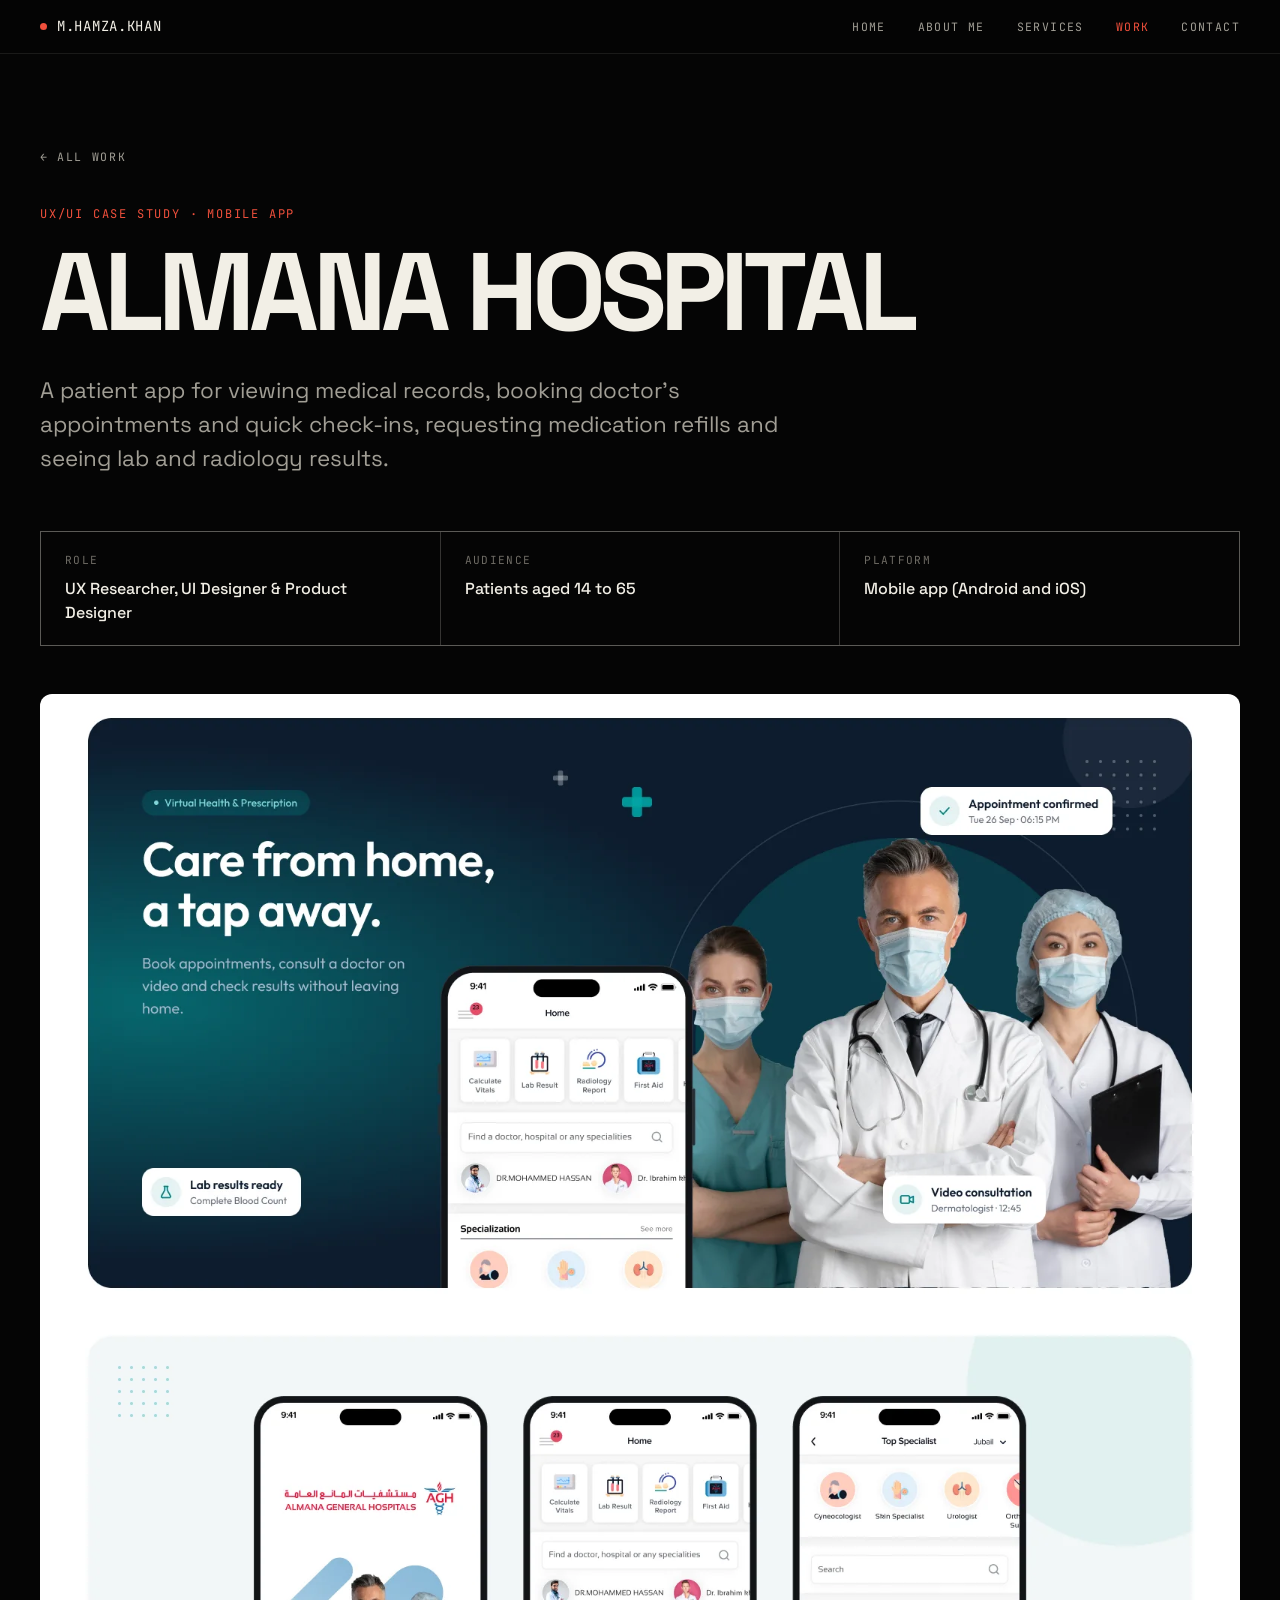
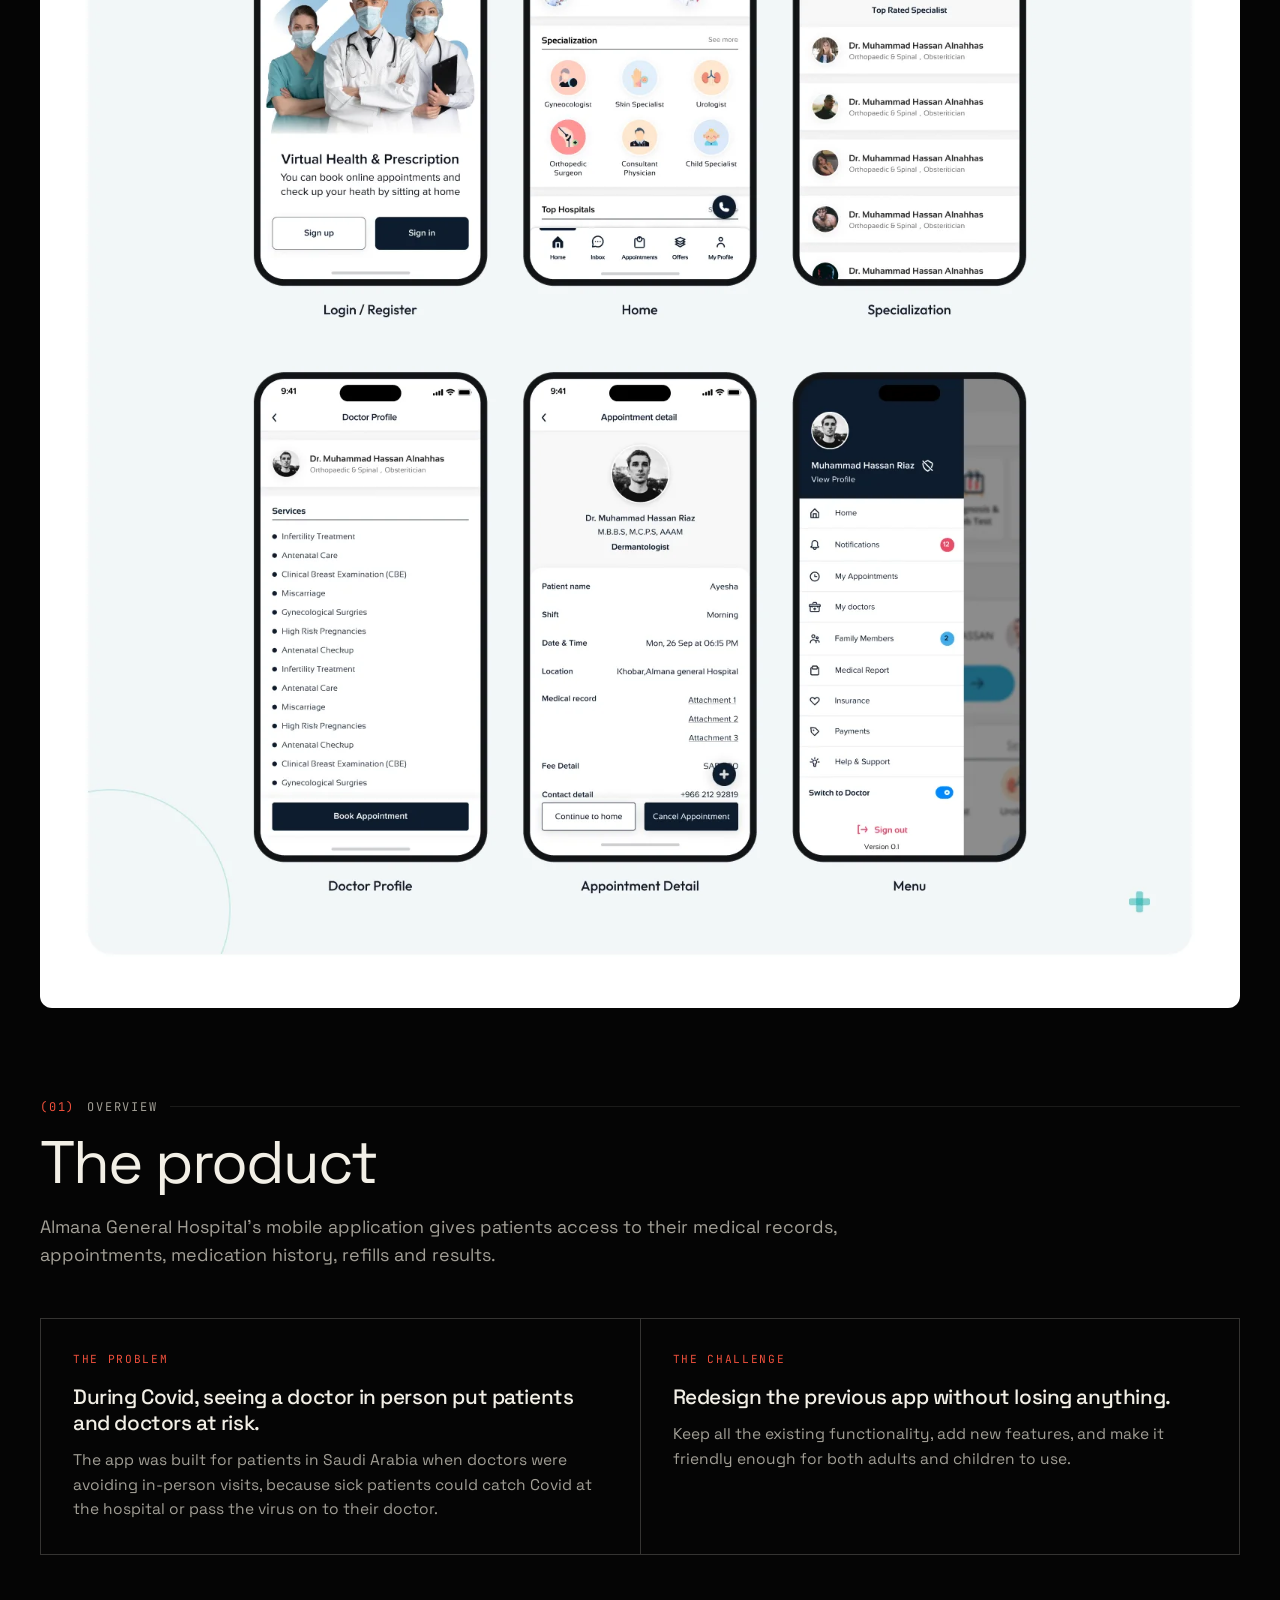
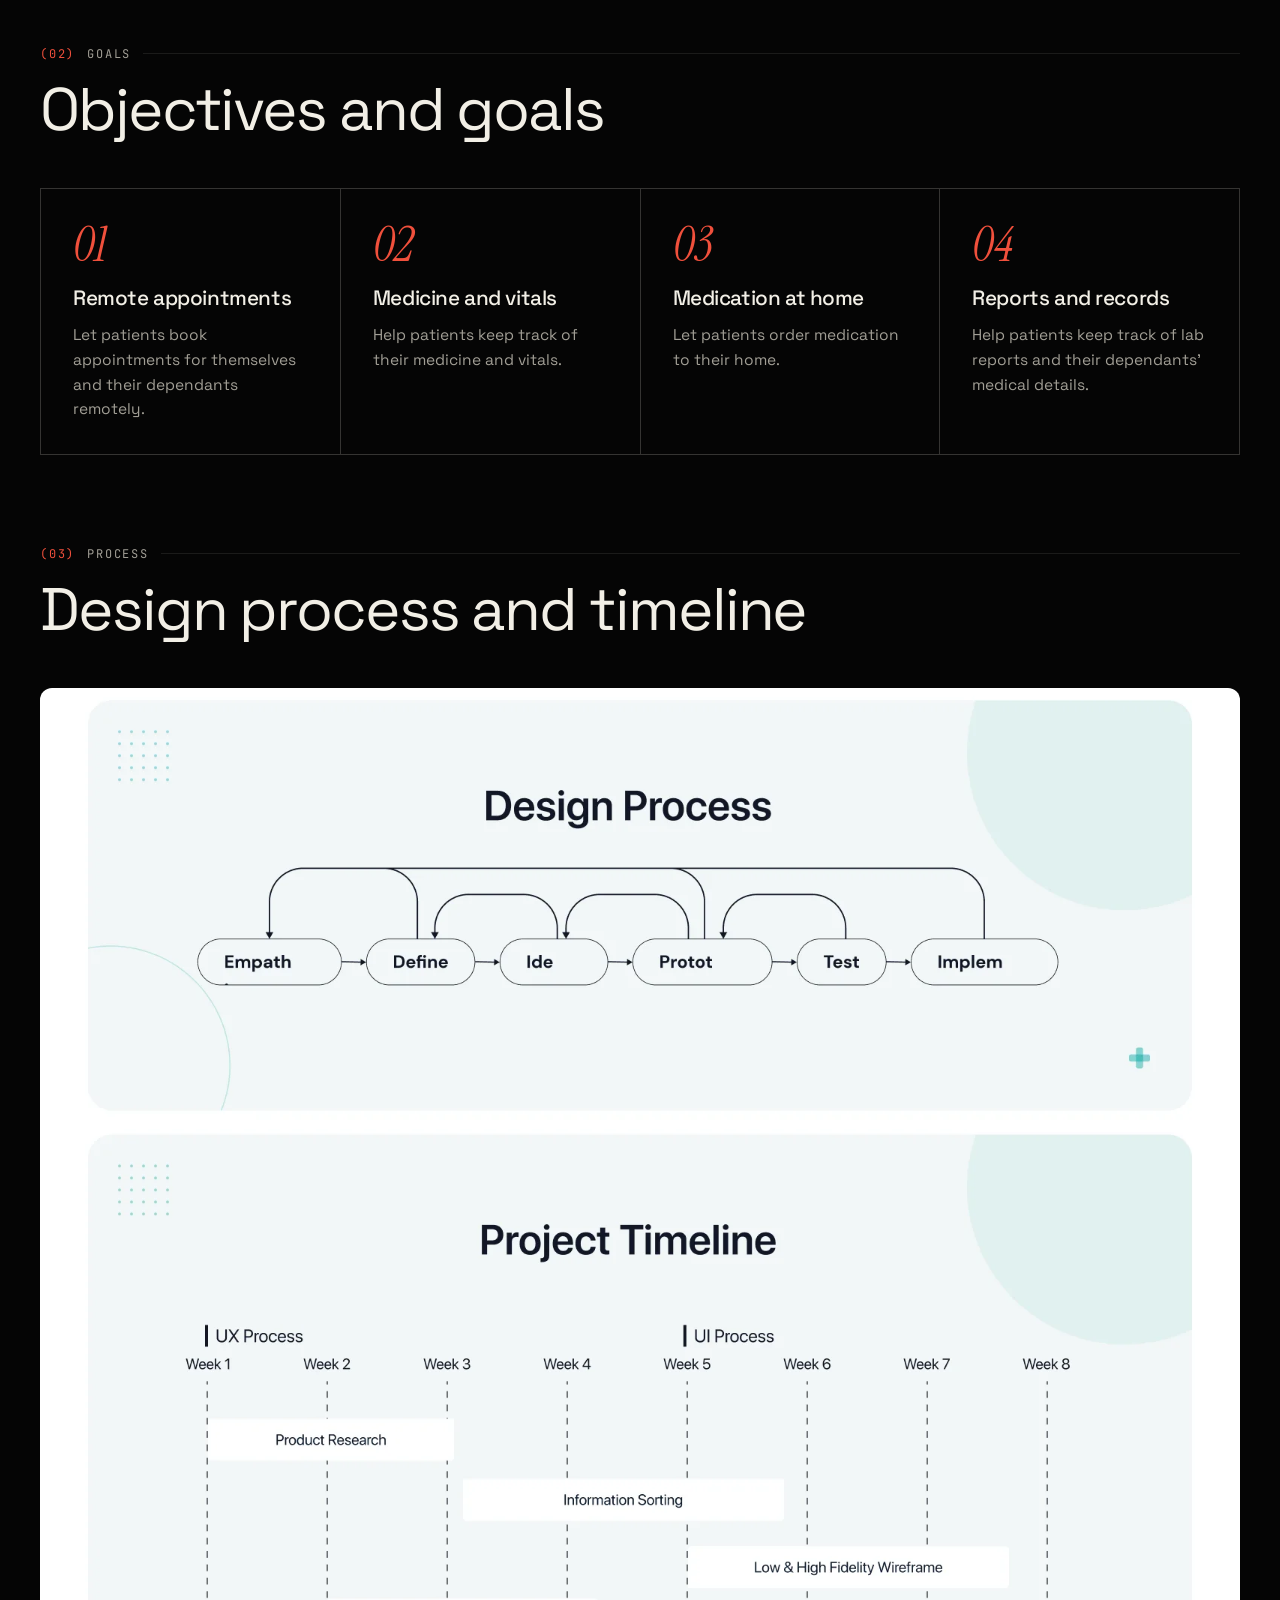
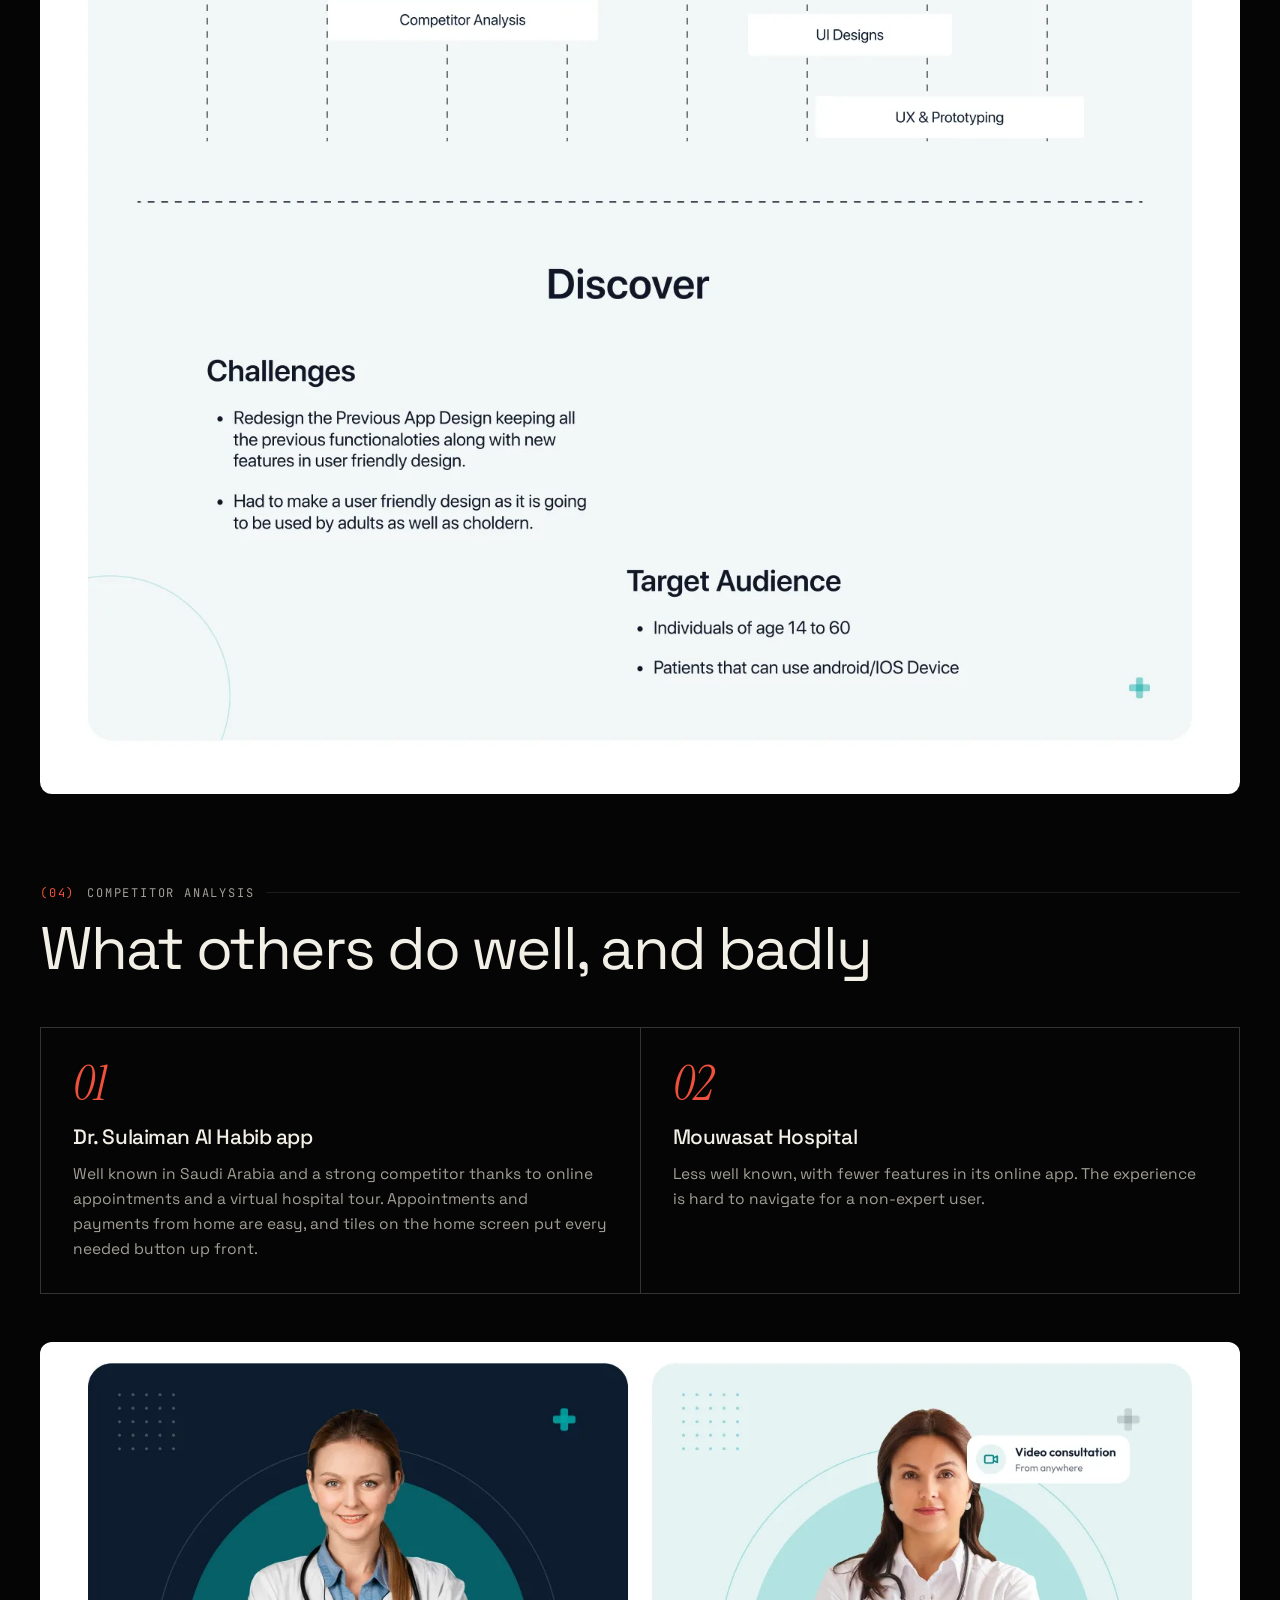
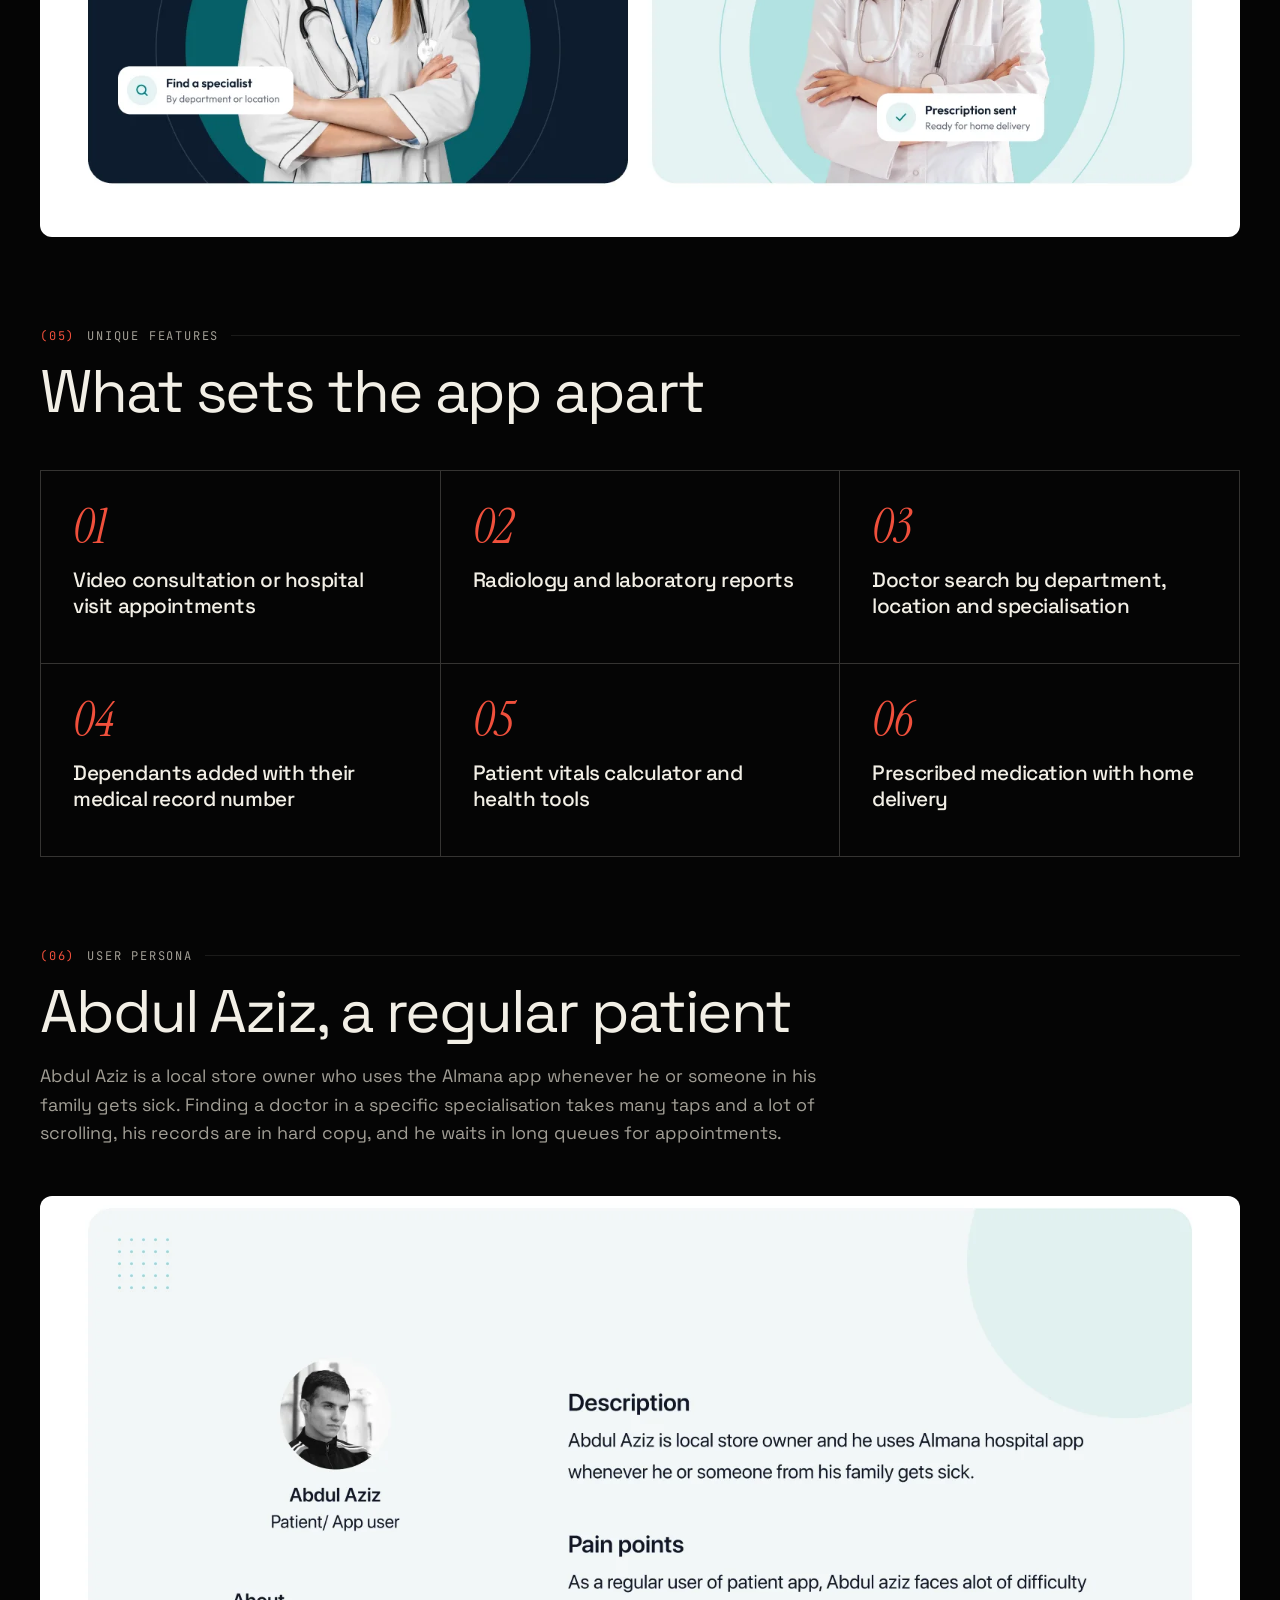
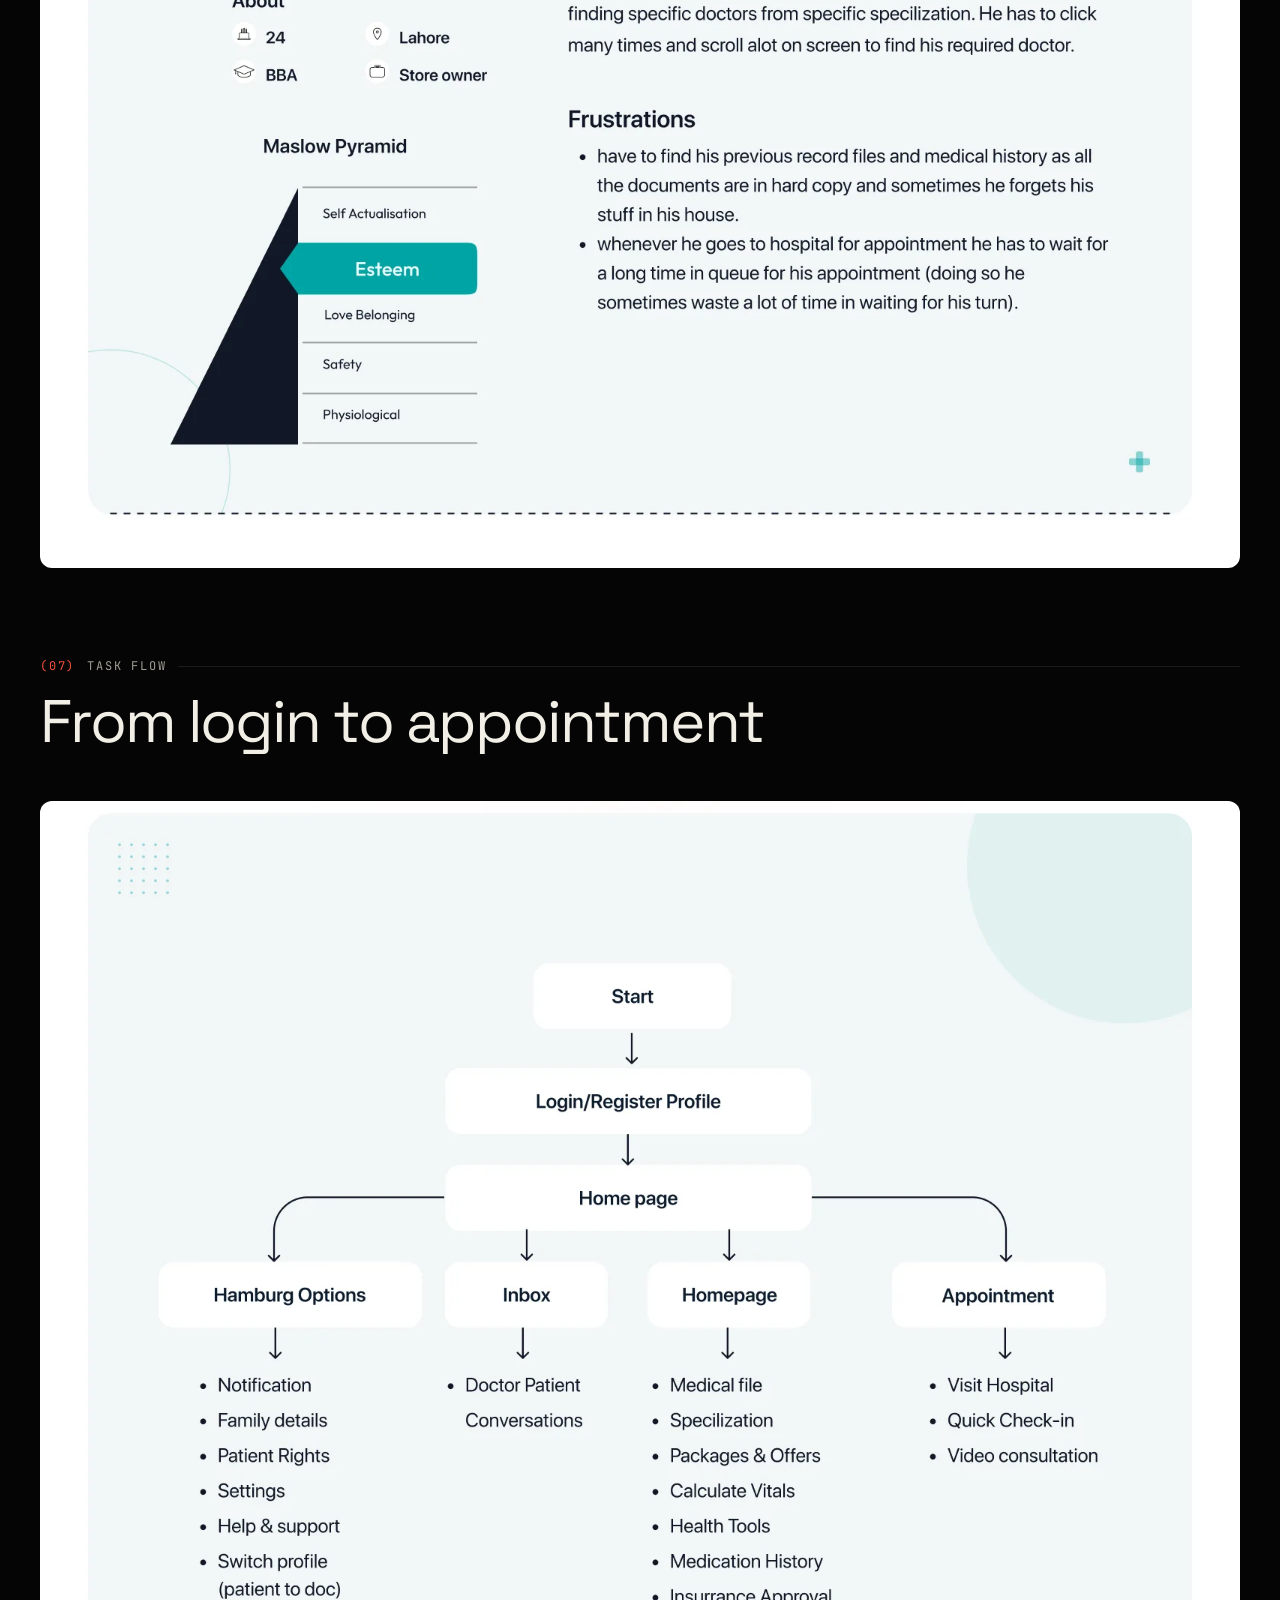
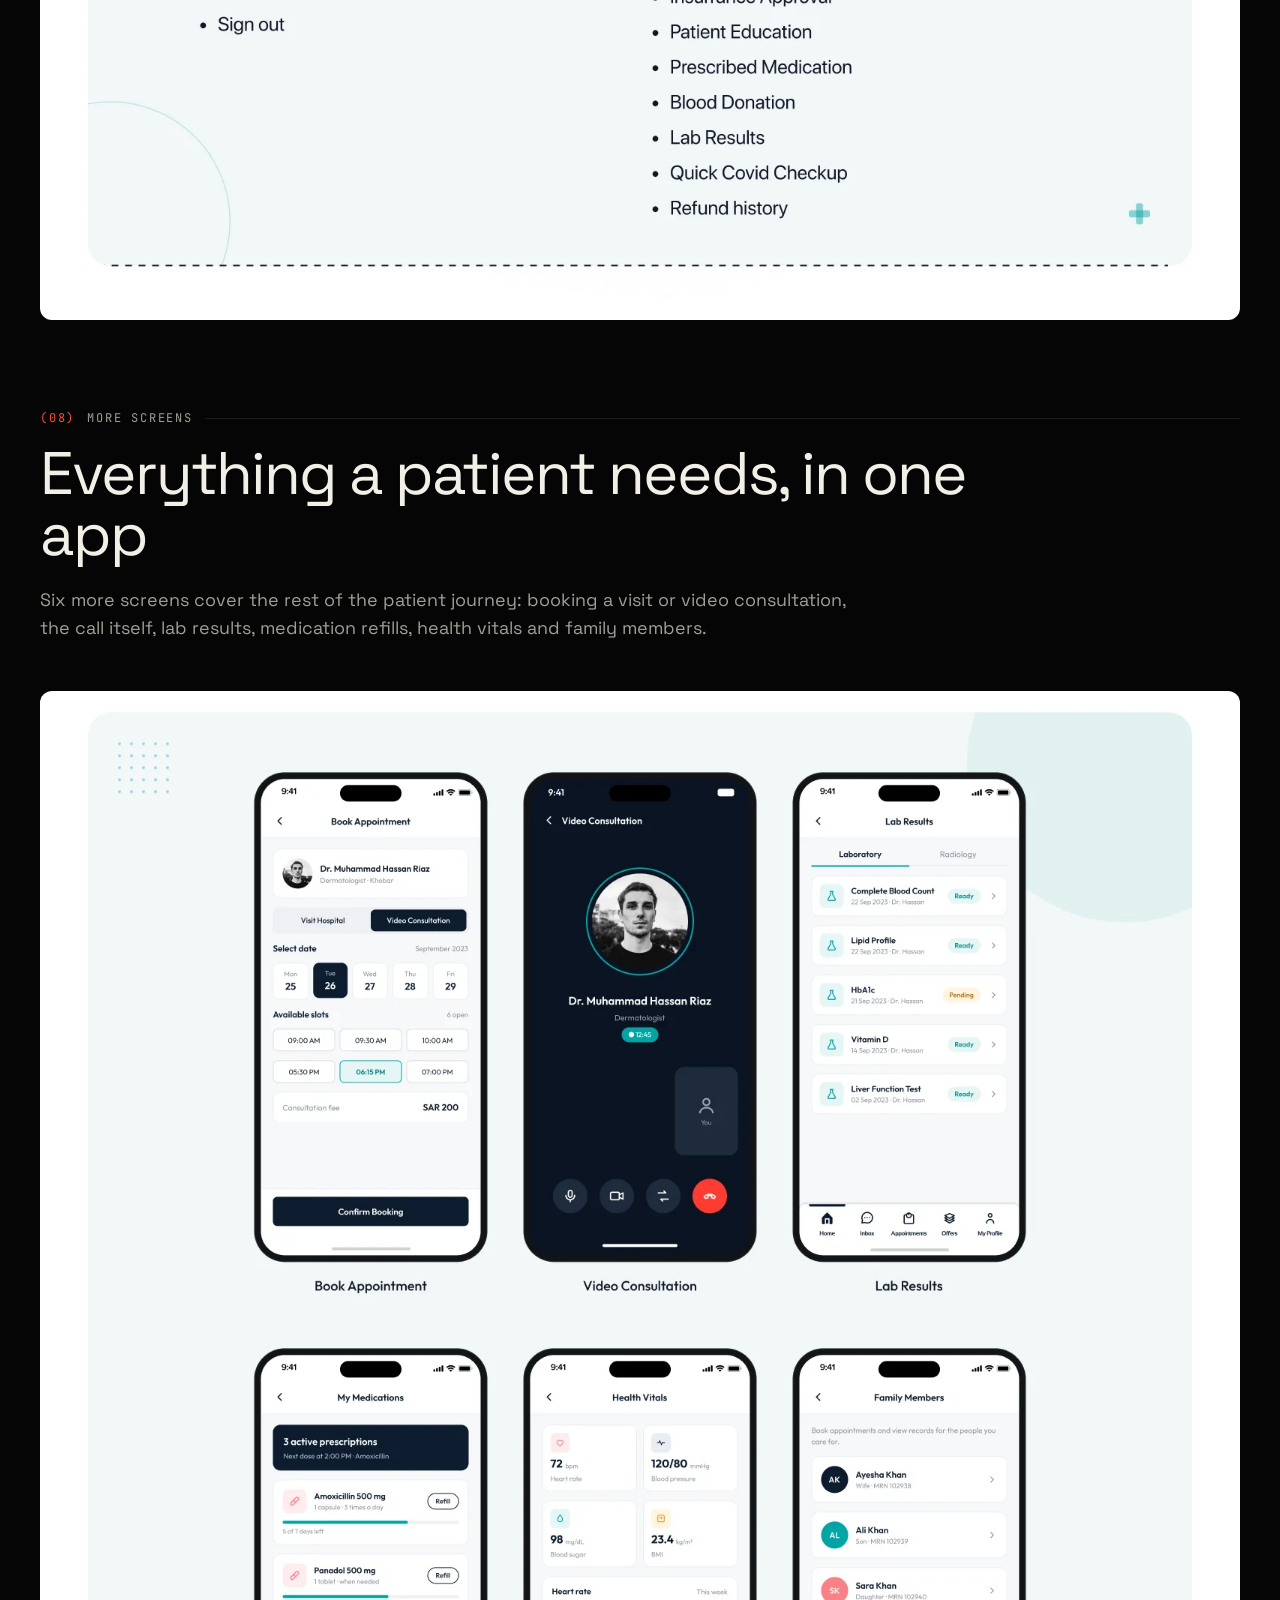
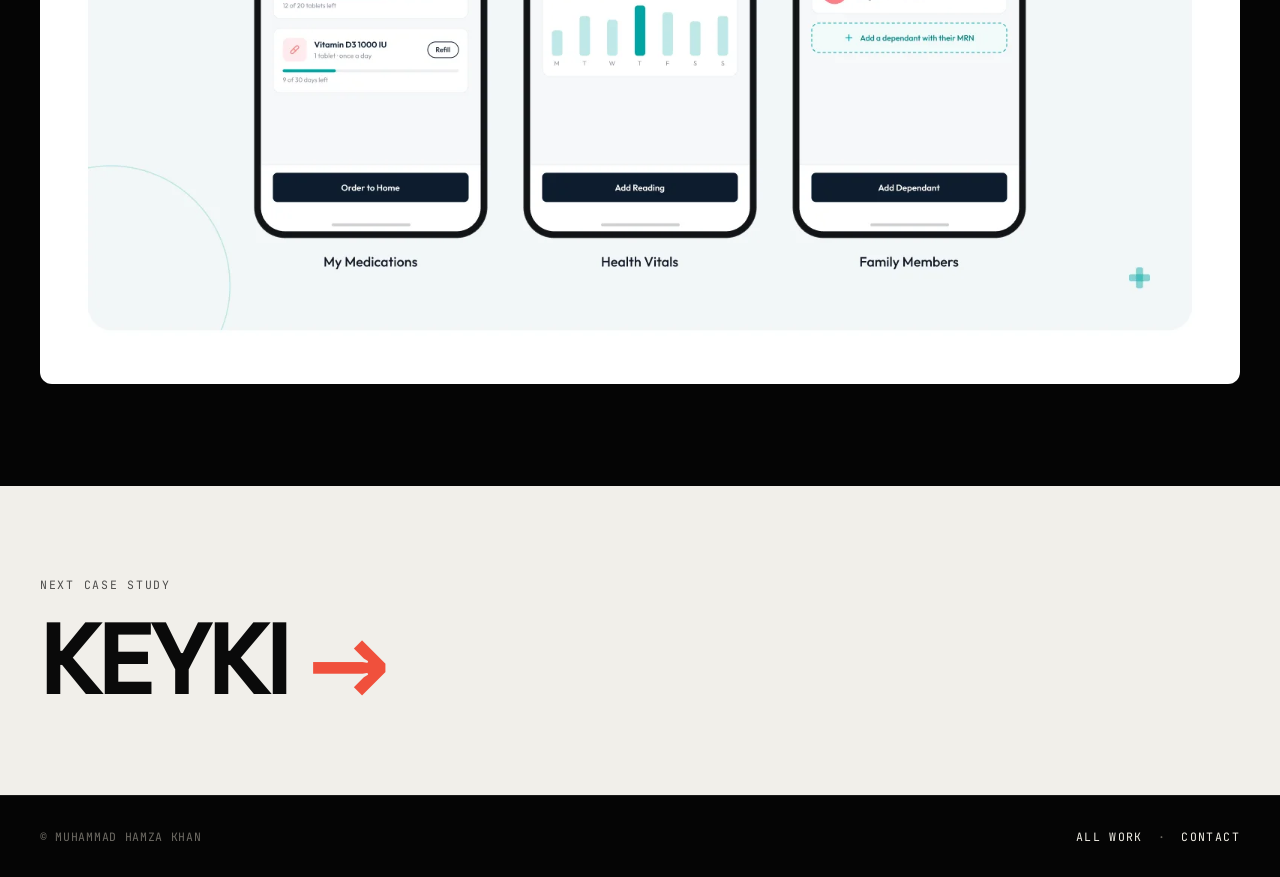
<file: case-studies/almana-hospital.html>
<!DOCTYPE html>
<html lang="en" class="no-js">
<head>
<meta charset="UTF-8" />
<meta name="theme-color" content="#050505" />
<meta name="viewport" content="width=device-width, initial-scale=1.0" />
<title>Almana Hospital — Case study — Muhammad Hamza Khan</title>
<meta name="description" content="A patient app for viewing medical records, booking doctor’s appointments and quick check-ins, requesting medication refills and seeing lab and radiology results." />
<link rel="preconnect" href="https://fonts.googleapis.com" />
<link rel="preconnect" href="https://fonts.gstatic.com" crossorigin />
<link href="https://fonts.googleapis.com/css2?family=Instrument+Serif:ital@0;1&family=JetBrains+Mono:wght@400;500&family=Space+Grotesk:wght@300;400;500;600;700&display=swap" rel="stylesheet" />
<link rel="stylesheet" href="case.css" />
</head>
<body>
<!-- CASE STUDY PAGE — text is plain HTML below; images live in img/almana-hospital/ -->
<div class="scroll-progress" id="scrollProgress"></div>
<nav class="nav"><div class="nav-inner">
  <a href="../index.html#home" class="nav-logo"><span class="dot"></span> M.HAMZA.KHAN</a>
  <div class="nav-links">
    <a href="../index.html#home" class="opt">Home</a>
    <a href="../index.html#about" class="opt">About Me</a>
    <a href="../index.html#services" class="opt">Services</a>
    <a href="../index.html#work" class="active">Work</a>
    <a href="../index.html#contact">Contact</a>
  </div>
</div></nav>

<main>
<header class="cs-hero"><div class="wrap">
  <a class="back" href="../index.html#work">← All work</a>
  <div class="eyebrow">UX/UI case study · Mobile app</div>
  <h1>Almana Hospital</h1>
  <p class="cs-sub">A patient app for viewing medical records, booking doctor’s appointments and quick check-ins, requesting medication refills and seeing lab and radiology results.</p>
  <dl class="facts"><div class="fact"><dt>Role</dt><dd>UX Researcher, UI Designer &amp; Product Designer</dd></div><div class="fact"><dt>Audience</dt><dd>Patients aged 14 to 65</dd></div><div class="fact"><dt>Platform</dt><dd>Mobile app (Android and iOS)</dd></div></dl>
</div></header>

<section class="cs-section cs-hero-visual"><figure class="band reveal"><a href="img/almana-hospital/01.webp" target="_blank" rel="noopener"><img src="img/almana-hospital/01.webp" width="1600" height="2552" alt="Almana Hospital: Hero" loading="lazy" decoding="async" /></a></figure></section>

<section class="cs-section"><div class="wrap"><div class="section-label reveal"><span class="num">01</span><span>OVERVIEW</span><span class="line"></span></div><h2 class="s-title reveal">The product</h2><p class="s-lead reveal">Almana General Hospital’s mobile application gives patients access to their medical records, appointments, medication history, refills and results.</p></div>
<div class="wrap"><div class="c-grid cols-2"><div class="c-card reveal"><div class="c-label">The problem</div><h3 class="c-title">During Covid, seeing a doctor in person put patients and doctors at risk.</h3><p class="c-body">The app was built for patients in Saudi Arabia when doctors were avoiding in-person visits, because sick patients could catch Covid at the hospital or pass the virus on to their doctor.</p></div><div class="c-card reveal"><div class="c-label">The challenge</div><h3 class="c-title">Redesign the previous app without losing anything.</h3><p class="c-body">Keep all the existing functionality, add new features, and make it friendly enough for both adults and children to use.</p></div></div></div></section>

<section class="cs-section"><div class="wrap"><div class="section-label reveal"><span class="num">02</span><span>GOALS</span><span class="line"></span></div><h2 class="s-title reveal">Objectives and goals</h2></div>
<div class="wrap"><div class="c-grid cols-4"><div class="c-card reveal"><div class="c-num">01</div><h3 class="c-title">Remote appointments</h3><p class="c-body">Let patients book appointments for themselves and their dependants remotely.</p></div><div class="c-card reveal"><div class="c-num">02</div><h3 class="c-title">Medicine and vitals</h3><p class="c-body">Help patients keep track of their medicine and vitals.</p></div><div class="c-card reveal"><div class="c-num">03</div><h3 class="c-title">Medication at home</h3><p class="c-body">Let patients order medication to their home.</p></div><div class="c-card reveal"><div class="c-num">04</div><h3 class="c-title">Reports and records</h3><p class="c-body">Help patients keep track of lab reports and their dependants’ medical details.</p></div></div></div></section>

<section class="cs-section"><div class="wrap"><div class="section-label reveal"><span class="num">03</span><span>PROCESS</span><span class="line"></span></div><h2 class="s-title reveal">Design process and timeline</h2></div>
<figure class="band reveal"><a href="img/almana-hospital/02.webp" target="_blank" rel="noopener"><img src="img/almana-hospital/02.webp" width="1600" height="2275" alt="Almana Hospital: Process" loading="lazy" decoding="async" /></a></figure></section>

<section class="cs-section"><div class="wrap"><div class="section-label reveal"><span class="num">04</span><span>COMPETITOR ANALYSIS</span><span class="line"></span></div><h2 class="s-title reveal">What others do well, and badly</h2></div>
<div class="wrap"><div class="c-grid cols-2"><div class="c-card reveal"><div class="c-num">01</div><h3 class="c-title">Dr. Sulaiman Al Habib app</h3><p class="c-body">Well known in Saudi Arabia and a strong competitor thanks to online appointments and a virtual hospital tour. Appointments and payments from home are easy, and tiles on the home screen put every needed button up front.</p></div><div class="c-card reveal"><div class="c-num">02</div><h3 class="c-title">Mouwasat Hospital</h3><p class="c-body">Less well known, with fewer features in its online app. The experience is hard to navigate for a non-expert user.</p></div></div></div>
<figure class="band reveal"><a href="img/almana-hospital/03.webp" target="_blank" rel="noopener"><img src="img/almana-hospital/03.webp" width="1600" height="660" alt="Almana Hospital: Competitor analysis" loading="lazy" decoding="async" /></a></figure></section>

<section class="cs-section"><div class="wrap"><div class="section-label reveal"><span class="num">05</span><span>UNIQUE FEATURES</span><span class="line"></span></div><h2 class="s-title reveal">What sets the app apart</h2></div>
<div class="wrap"><div class="c-grid cols-3"><div class="c-card reveal"><div class="c-num">01</div><h3 class="c-title">Video consultation or hospital visit appointments</h3></div><div class="c-card reveal"><div class="c-num">02</div><h3 class="c-title">Radiology and laboratory reports</h3></div><div class="c-card reveal"><div class="c-num">03</div><h3 class="c-title">Doctor search by department, location and specialisation</h3></div><div class="c-card reveal"><div class="c-num">04</div><h3 class="c-title">Dependants added with their medical record number</h3></div><div class="c-card reveal"><div class="c-num">05</div><h3 class="c-title">Patient vitals calculator and health tools</h3></div><div class="c-card reveal"><div class="c-num">06</div><h3 class="c-title">Prescribed medication with home delivery</h3></div></div></div></section>

<section class="cs-section"><div class="wrap"><div class="section-label reveal"><span class="num">06</span><span>USER PERSONA</span><span class="line"></span></div><h2 class="s-title reveal">Abdul Aziz, a regular patient</h2><p class="s-lead reveal">Abdul Aziz is a local store owner who uses the Almana app whenever he or someone in his family gets sick. Finding a doctor in a specific specialisation takes many taps and a lot of scrolling, his records are in hard copy, and he waits in long queues for appointments.</p></div>
<figure class="band reveal"><a href="img/almana-hospital/04.webp" target="_blank" rel="noopener"><img src="img/almana-hospital/04.webp" width="1600" height="1296" alt="Almana Hospital: User persona" loading="lazy" decoding="async" /></a></figure></section>

<section class="cs-section"><div class="wrap"><div class="section-label reveal"><span class="num">07</span><span>TASK FLOW</span><span class="line"></span></div><h2 class="s-title reveal">From login to appointment</h2></div>
<figure class="band reveal"><a href="img/almana-hospital/05.webp" target="_blank" rel="noopener"><img src="img/almana-hospital/05.webp" width="1600" height="1492" alt="Almana Hospital: Task flow" loading="lazy" decoding="async" /></a></figure></section>

<section class="cs-section"><div class="wrap"><div class="section-label reveal"><span class="num">08</span><span>MORE SCREENS</span><span class="line"></span></div><h2 class="s-title reveal">Everything a patient needs, in one app</h2><p class="s-lead reveal">Six more screens cover the rest of the patient journey: booking a visit or video consultation, the call itself, lab results, medication refills, health vitals and family members.</p></div>
<figure class="band reveal"><a href="img/almana-hospital/06.webp" target="_blank" rel="noopener"><img src="img/almana-hospital/06.webp" width="1600" height="1724" alt="Almana Hospital: More screens" loading="lazy" decoding="async" /></a></figure></section>
</main>

<a class="cs-next" href="keyki.html"><div class="wrap">
  <div class="k">Next case study</div>
  <div class="t">Keyki <i>→</i></div>
</div></a>

<footer class="footer"><div class="wrap">
  <div>© MUHAMMAD HAMZA KHAN</div>
  <div><a href="../index.html#work">All work</a> &nbsp;·&nbsp; <a href="../index.html#contact">Contact</a></div>
</div></footer>
<script src="case.js"></script>
</body>
</html>
</file>
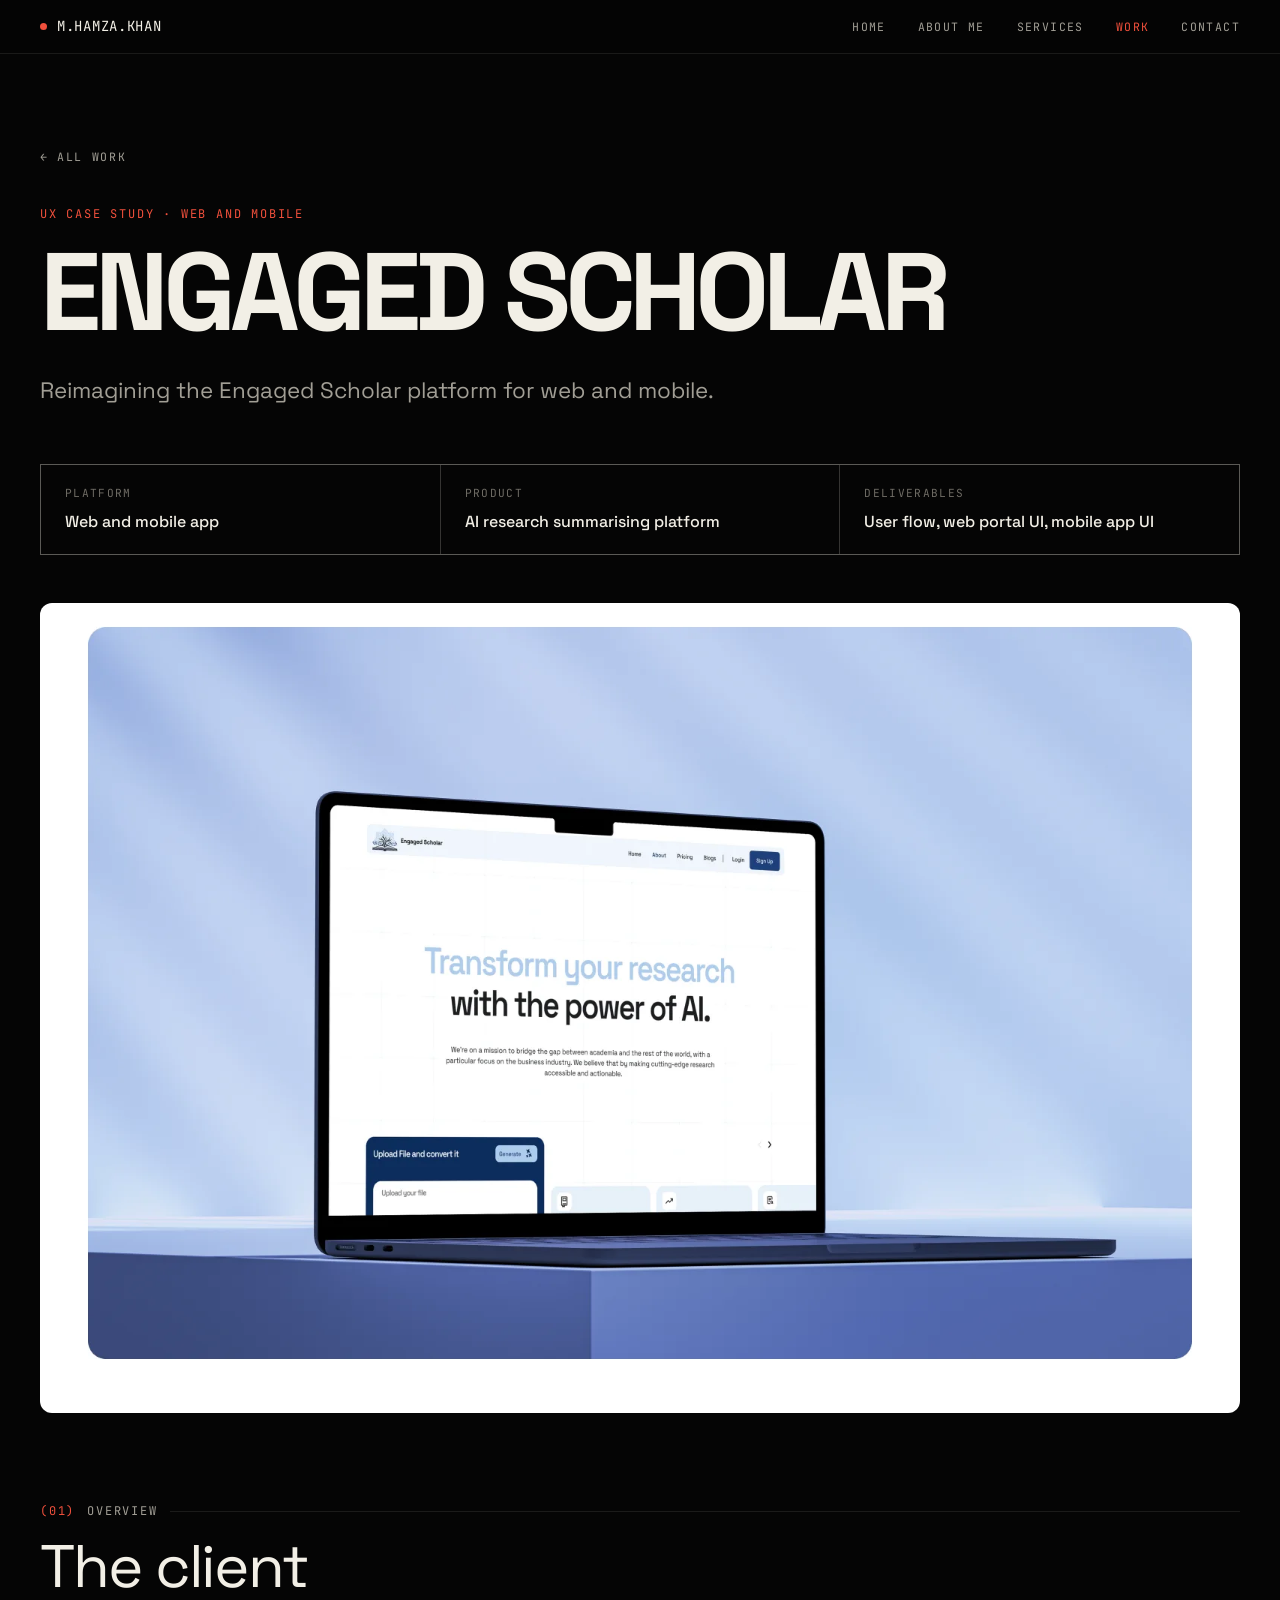
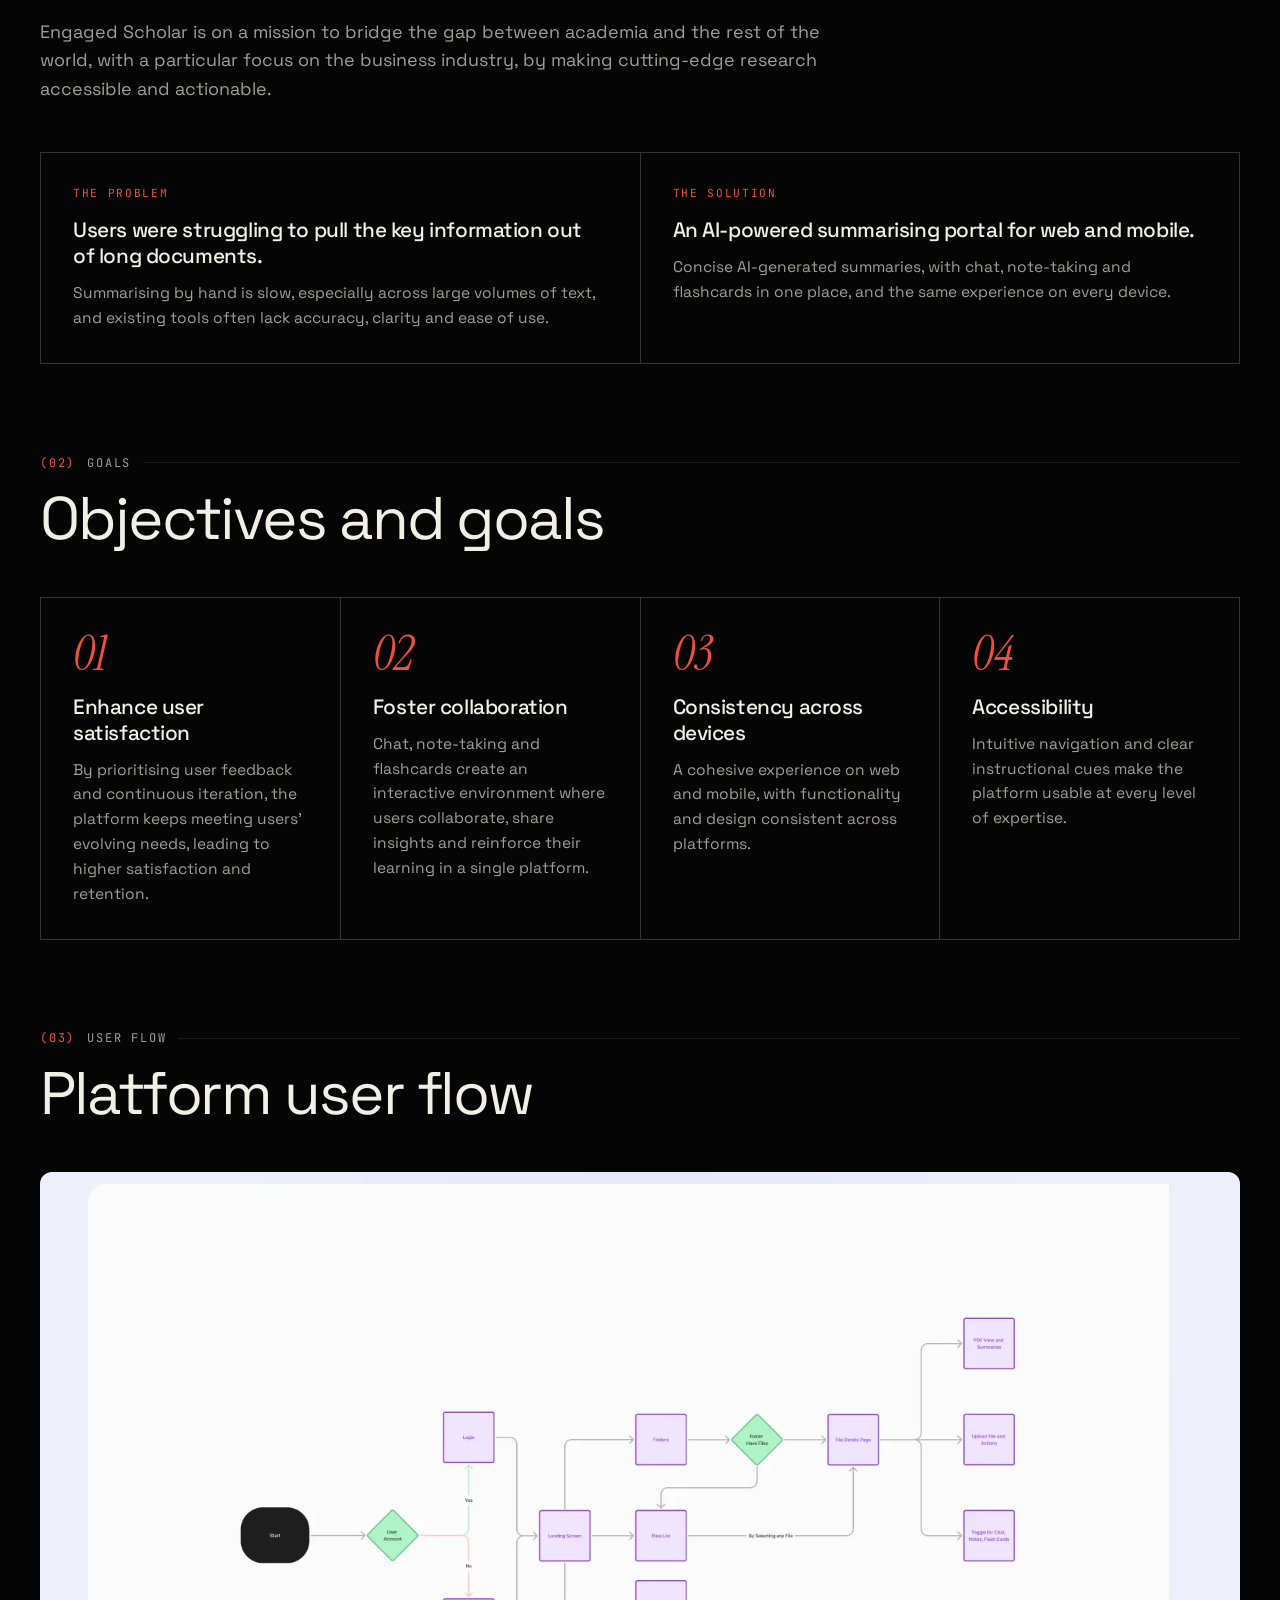
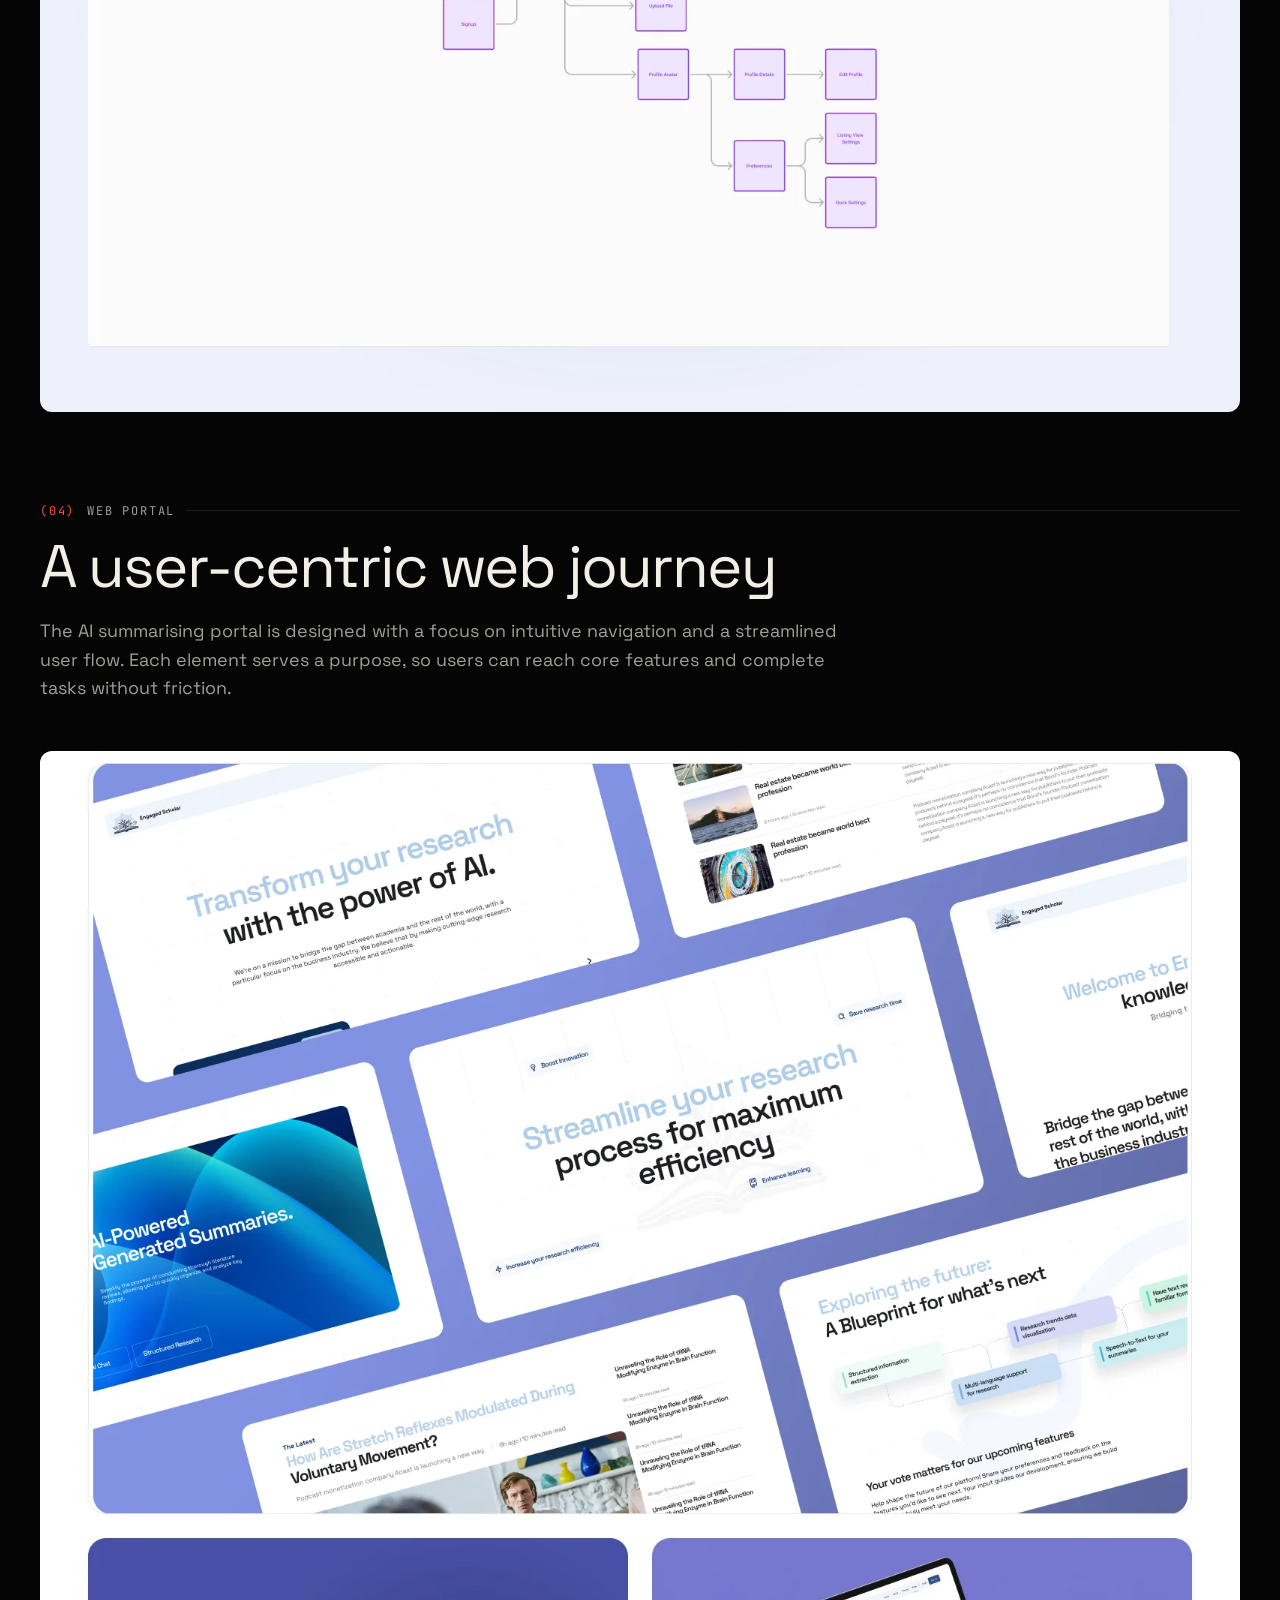
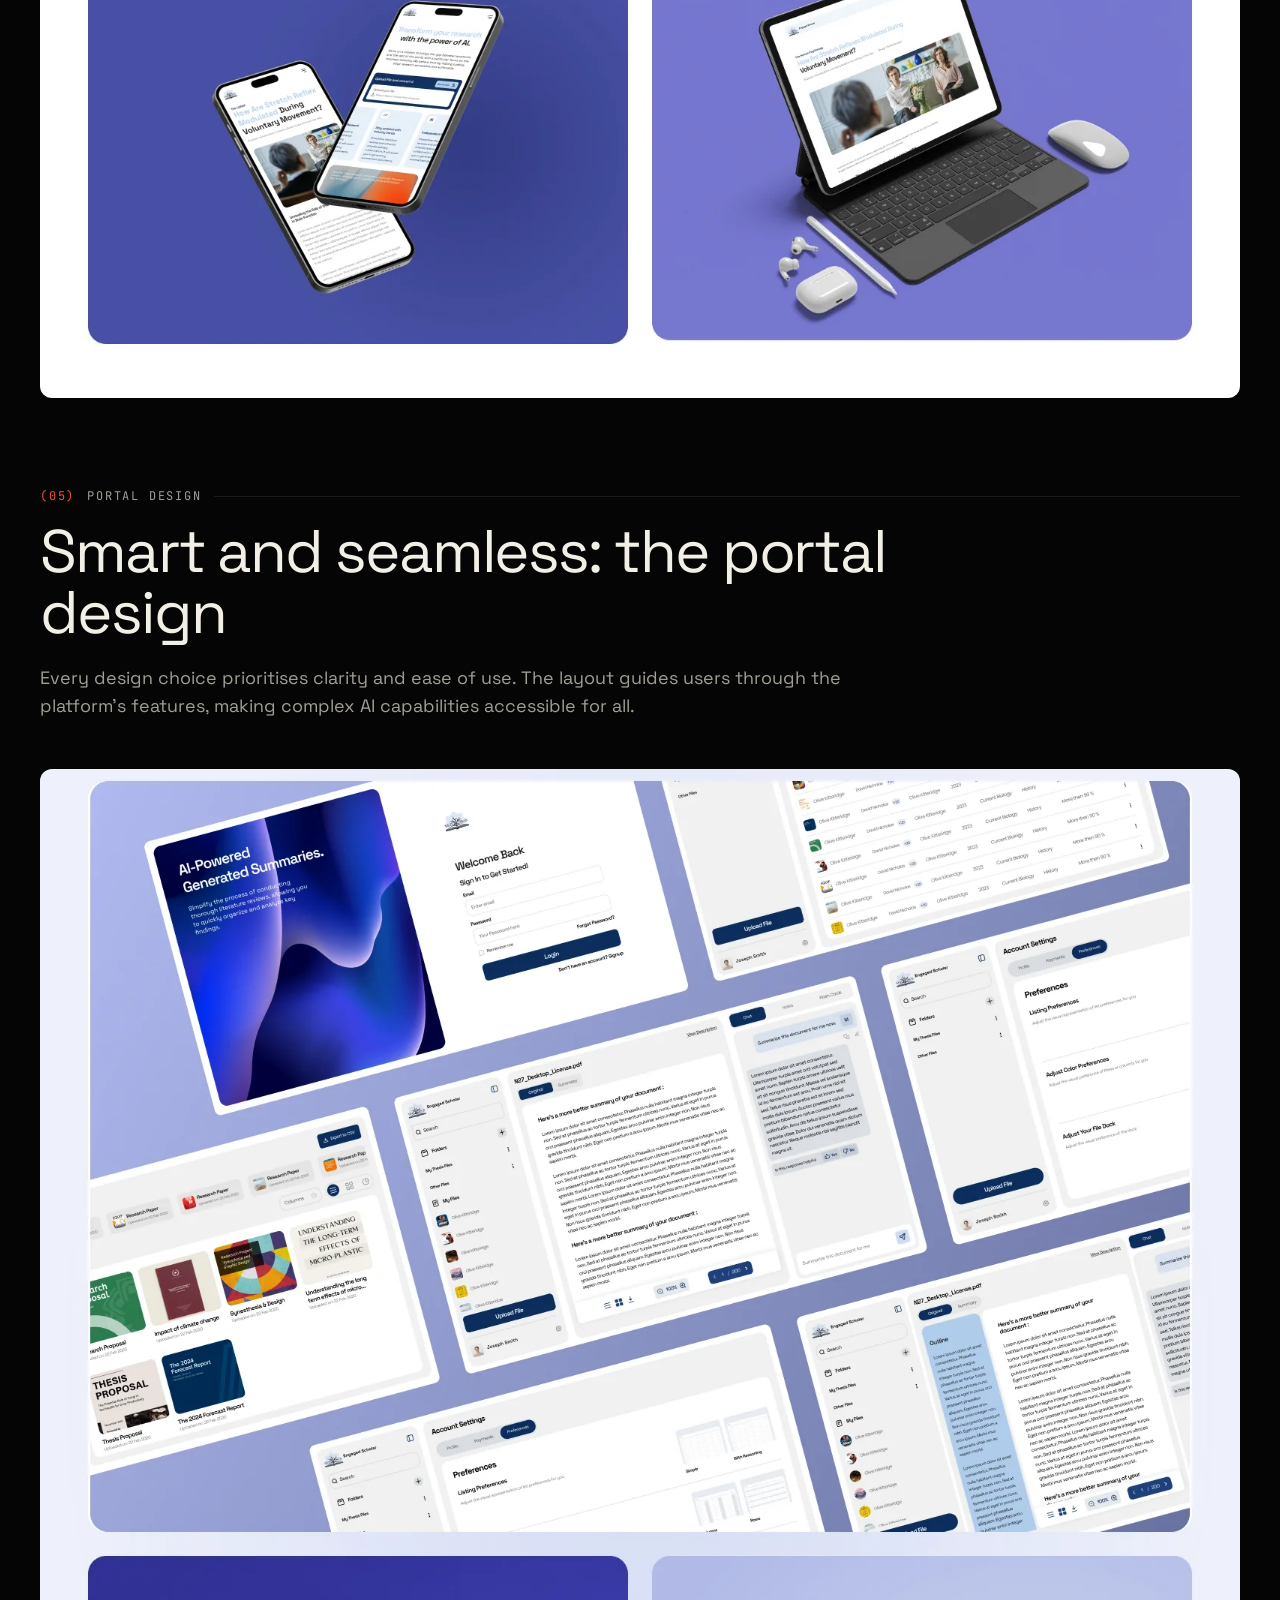
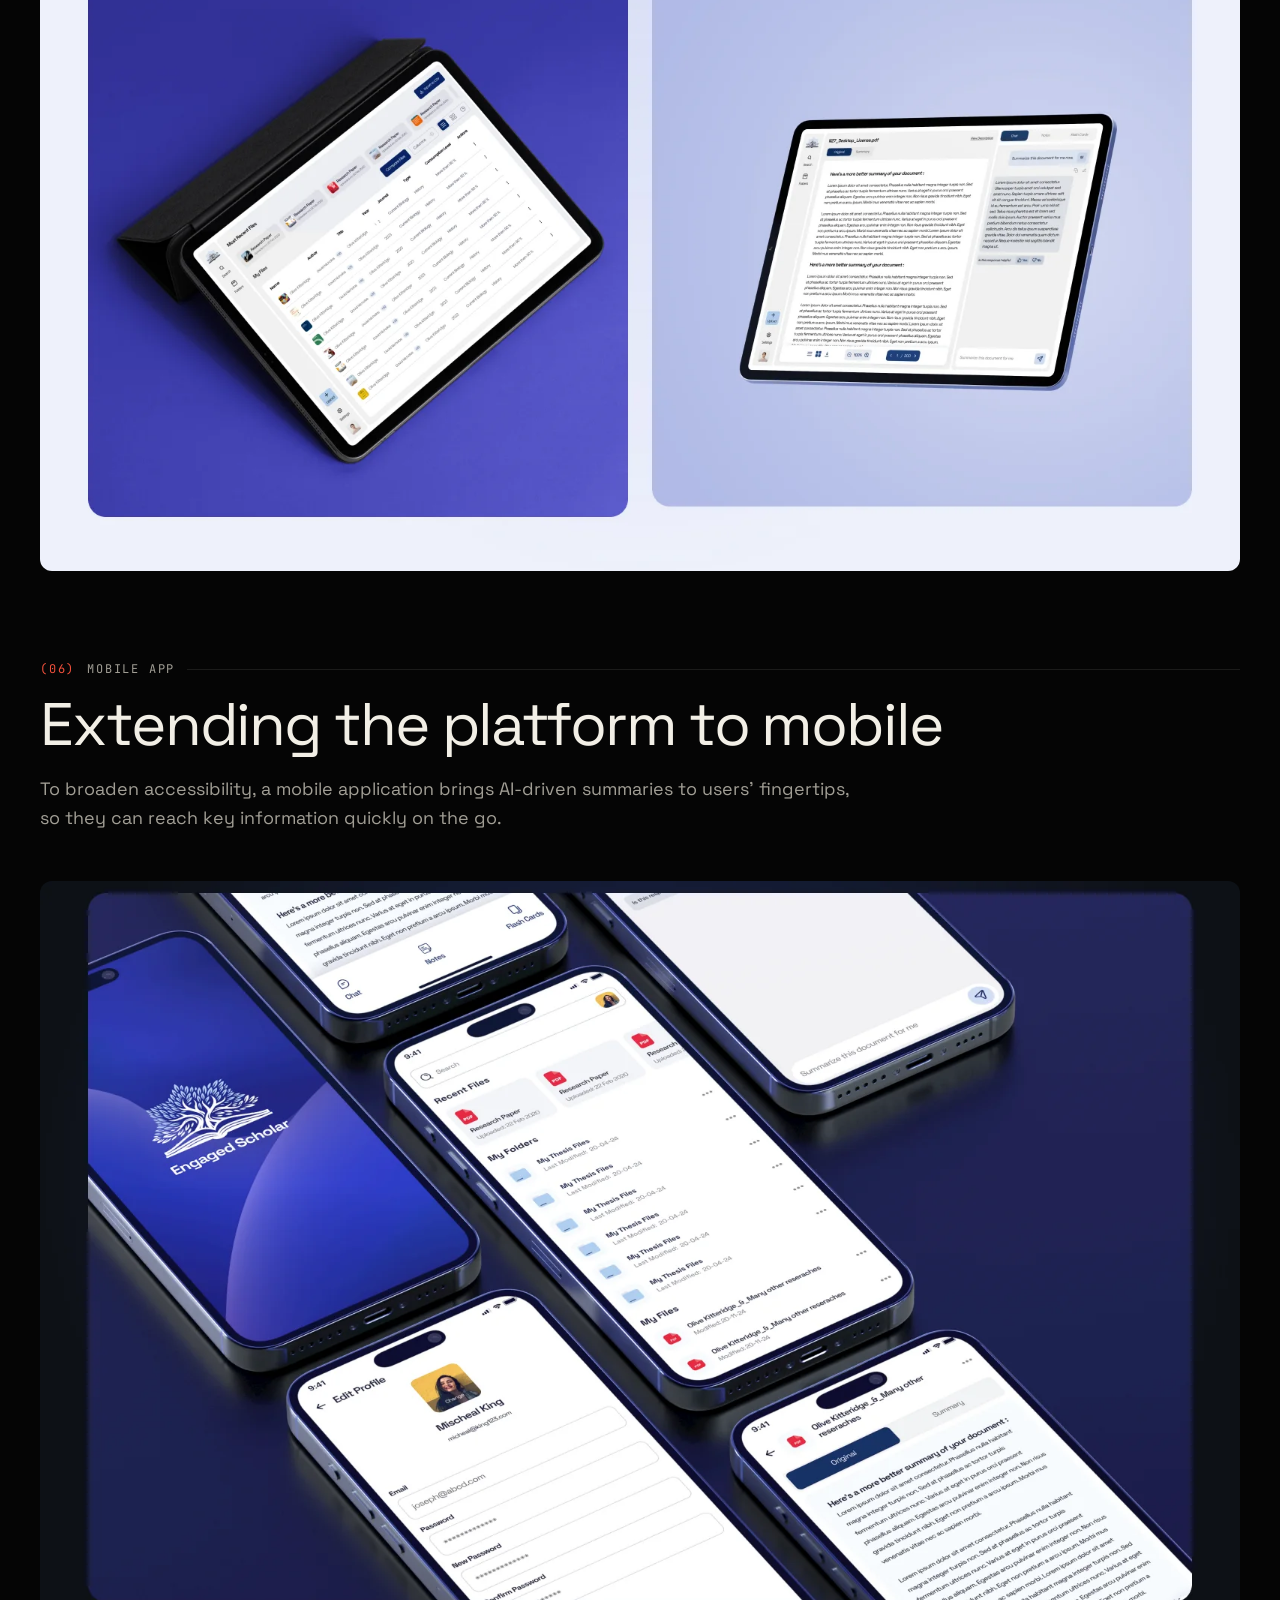
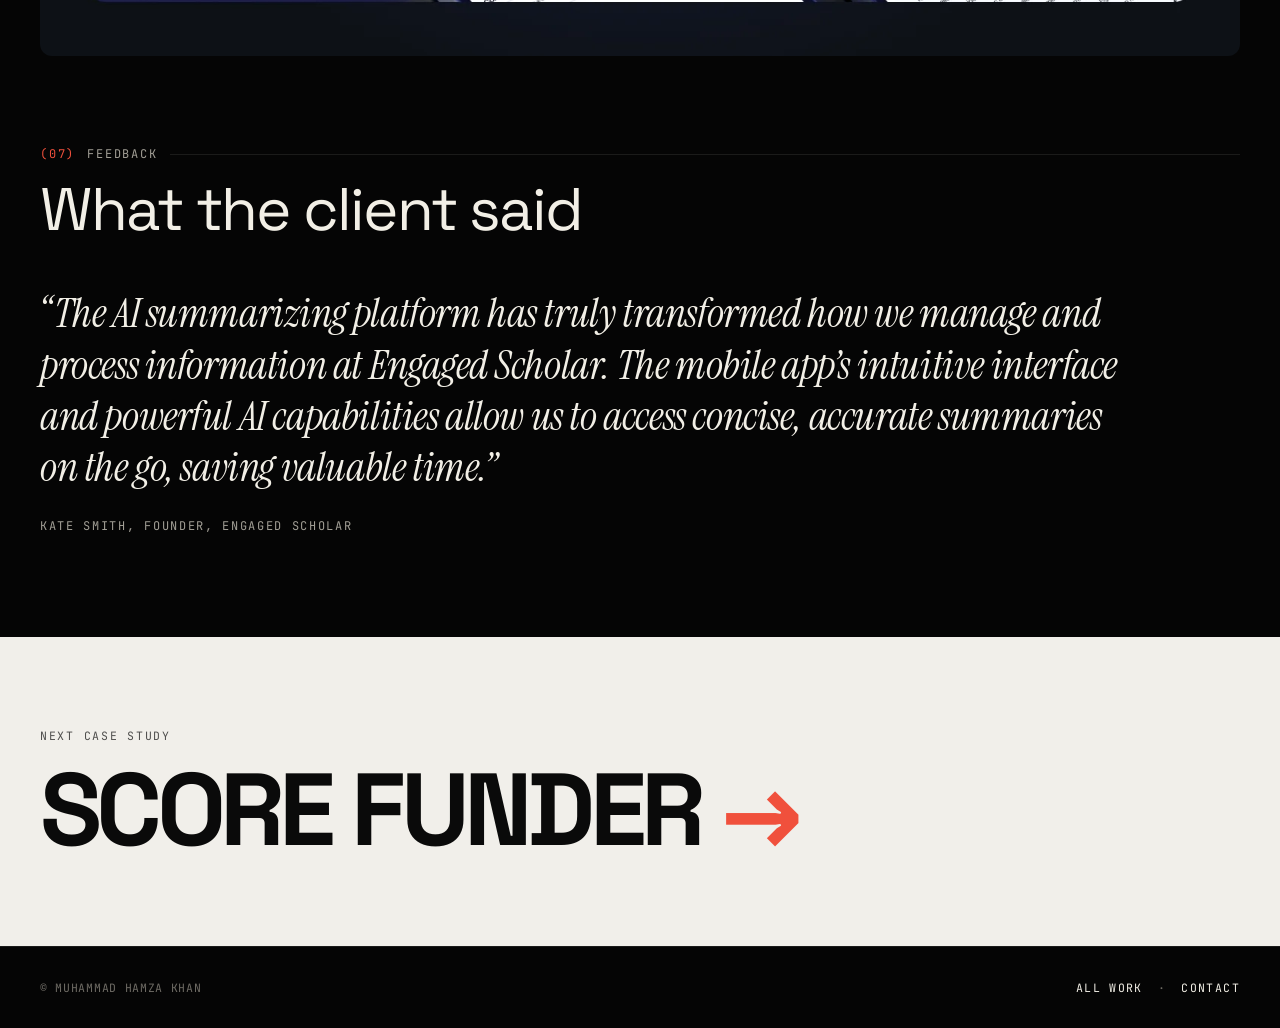
<file: case-studies/engaged-scholar.html>
<!DOCTYPE html>
<html lang="en" class="no-js">
<head>
<meta charset="UTF-8" />
<meta name="theme-color" content="#050505" />
<meta name="viewport" content="width=device-width, initial-scale=1.0" />
<title>Engaged Scholar — Case study — Muhammad Hamza Khan</title>
<meta name="description" content="Reimagining the Engaged Scholar platform for web and mobile." />
<link rel="preconnect" href="https://fonts.googleapis.com" />
<link rel="preconnect" href="https://fonts.gstatic.com" crossorigin />
<link href="https://fonts.googleapis.com/css2?family=Instrument+Serif:ital@0;1&family=JetBrains+Mono:wght@400;500&family=Space+Grotesk:wght@300;400;500;600;700&display=swap" rel="stylesheet" />
<link rel="stylesheet" href="case.css" />
</head>
<body>
<!-- CASE STUDY PAGE — text is plain HTML below; images live in img/engaged-scholar/ -->
<div class="scroll-progress" id="scrollProgress"></div>
<nav class="nav"><div class="nav-inner">
  <a href="../index.html#home" class="nav-logo"><span class="dot"></span> M.HAMZA.KHAN</a>
  <div class="nav-links">
    <a href="../index.html#home" class="opt">Home</a>
    <a href="../index.html#about" class="opt">About Me</a>
    <a href="../index.html#services" class="opt">Services</a>
    <a href="../index.html#work" class="active">Work</a>
    <a href="../index.html#contact">Contact</a>
  </div>
</div></nav>

<main>
<header class="cs-hero"><div class="wrap">
  <a class="back" href="../index.html#work">← All work</a>
  <div class="eyebrow">UX case study · Web and mobile</div>
  <h1>Engaged Scholar</h1>
  <p class="cs-sub">Reimagining the Engaged Scholar platform for web and mobile.</p>
  <dl class="facts"><div class="fact"><dt>Platform</dt><dd>Web and mobile app</dd></div><div class="fact"><dt>Product</dt><dd>AI research summarising platform</dd></div><div class="fact"><dt>Deliverables</dt><dd>User flow, web portal UI, mobile app UI</dd></div></dl>
</div></header>

<section class="cs-section cs-hero-visual"><figure class="band reveal"><a href="img/engaged-scholar/01.webp" target="_blank" rel="noopener"><img src="img/engaged-scholar/01.webp" width="1600" height="1080" alt="Engaged Scholar: Hero" loading="lazy" decoding="async" /></a></figure></section>

<section class="cs-section"><div class="wrap"><div class="section-label reveal"><span class="num">01</span><span>OVERVIEW</span><span class="line"></span></div><h2 class="s-title reveal">The client</h2><p class="s-lead reveal">Engaged Scholar is on a mission to bridge the gap between academia and the rest of the world, with a particular focus on the business industry, by making cutting-edge research accessible and actionable.</p></div>
<div class="wrap"><div class="c-grid cols-2"><div class="c-card reveal"><div class="c-label">The problem</div><h3 class="c-title">Users were struggling to pull the key information out of long documents.</h3><p class="c-body">Summarising by hand is slow, especially across large volumes of text, and existing tools often lack accuracy, clarity and ease of use.</p></div><div class="c-card reveal"><div class="c-label">The solution</div><h3 class="c-title">An AI-powered summarising portal for web and mobile.</h3><p class="c-body">Concise AI-generated summaries, with chat, note-taking and flashcards in one place, and the same experience on every device.</p></div></div></div></section>

<section class="cs-section"><div class="wrap"><div class="section-label reveal"><span class="num">02</span><span>GOALS</span><span class="line"></span></div><h2 class="s-title reveal">Objectives and goals</h2></div>
<div class="wrap"><div class="c-grid cols-4"><div class="c-card reveal"><div class="c-num">01</div><h3 class="c-title">Enhance user satisfaction</h3><p class="c-body">By prioritising user feedback and continuous iteration, the platform keeps meeting users’ evolving needs, leading to higher satisfaction and retention.</p></div><div class="c-card reveal"><div class="c-num">02</div><h3 class="c-title">Foster collaboration</h3><p class="c-body">Chat, note-taking and flashcards create an interactive environment where users collaborate, share insights and reinforce their learning in a single platform.</p></div><div class="c-card reveal"><div class="c-num">03</div><h3 class="c-title">Consistency across devices</h3><p class="c-body">A cohesive experience on web and mobile, with functionality and design consistent across platforms.</p></div><div class="c-card reveal"><div class="c-num">04</div><h3 class="c-title">Accessibility</h3><p class="c-body">Intuitive navigation and clear instructional cues make the platform usable at every level of expertise.</p></div></div></div></section>

<section class="cs-section"><div class="wrap"><div class="section-label reveal"><span class="num">03</span><span>USER FLOW</span><span class="line"></span></div><h2 class="s-title reveal">Platform user flow</h2></div>
<figure class="band reveal"><a href="img/engaged-scholar/02.webp" target="_blank" rel="noopener"><img src="img/engaged-scholar/02.webp" width="1600" height="1120" alt="Engaged Scholar: User flow" loading="lazy" decoding="async" /></a></figure></section>

<section class="cs-section"><div class="wrap"><div class="section-label reveal"><span class="num">04</span><span>WEB PORTAL</span><span class="line"></span></div><h2 class="s-title reveal">A user-centric web journey</h2><p class="s-lead reveal">The AI summarising portal is designed with a focus on intuitive navigation and a streamlined user flow. Each element serves a purpose, so users can reach core features and complete tasks without friction.</p></div>
<figure class="band reveal"><a href="img/engaged-scholar/03.webp" target="_blank" rel="noopener"><img src="img/engaged-scholar/03.webp" width="1600" height="1662" alt="Engaged Scholar: Web portal" loading="lazy" decoding="async" /></a></figure></section>

<section class="cs-section"><div class="wrap"><div class="section-label reveal"><span class="num">05</span><span>PORTAL DESIGN</span><span class="line"></span></div><h2 class="s-title reveal">Smart and seamless: the portal design</h2><p class="s-lead reveal">Every design choice prioritises clarity and ease of use. The layout guides users through the platform’s features, making complex AI capabilities accessible for all.</p></div>
<figure class="band reveal"><a href="img/engaged-scholar/04.webp" target="_blank" rel="noopener"><img src="img/engaged-scholar/04.webp" width="1600" height="1869" alt="Engaged Scholar: Portal design" loading="lazy" decoding="async" /></a></figure></section>

<section class="cs-section"><div class="wrap"><div class="section-label reveal"><span class="num">06</span><span>MOBILE APP</span><span class="line"></span></div><h2 class="s-title reveal">Extending the platform to mobile</h2><p class="s-lead reveal">To broaden accessibility, a mobile application brings AI-driven summaries to users’ fingertips, so they can reach key information quickly on the go.</p></div>
<figure class="band reveal"><a href="img/engaged-scholar/05.webp" target="_blank" rel="noopener"><img src="img/engaged-scholar/05.webp" width="1600" height="1033" alt="Engaged Scholar: Mobile app" loading="lazy" decoding="async" /></a></figure></section>

<section class="cs-section"><div class="wrap"><div class="section-label reveal"><span class="num">07</span><span>FEEDBACK</span><span class="line"></span></div><h2 class="s-title reveal">What the client said</h2></div>
<div class="wrap"><blockquote class="quote reveal"><p>“The AI summarizing platform has truly transformed how we manage and process information at Engaged Scholar. The mobile app’s intuitive interface and powerful AI capabilities allow us to access concise, accurate summaries on the go, saving valuable time.”</p><cite>Kate Smith, Founder, Engaged Scholar</cite></blockquote></div></section>
</main>

<a class="cs-next" href="score-funder.html"><div class="wrap">
  <div class="k">Next case study</div>
  <div class="t">Score Funder <i>→</i></div>
</div></a>

<footer class="footer"><div class="wrap">
  <div>© MUHAMMAD HAMZA KHAN</div>
  <div><a href="../index.html#work">All work</a> &nbsp;·&nbsp; <a href="../index.html#contact">Contact</a></div>
</div></footer>
<script src="case.js"></script>
</body>
</html>
</file>
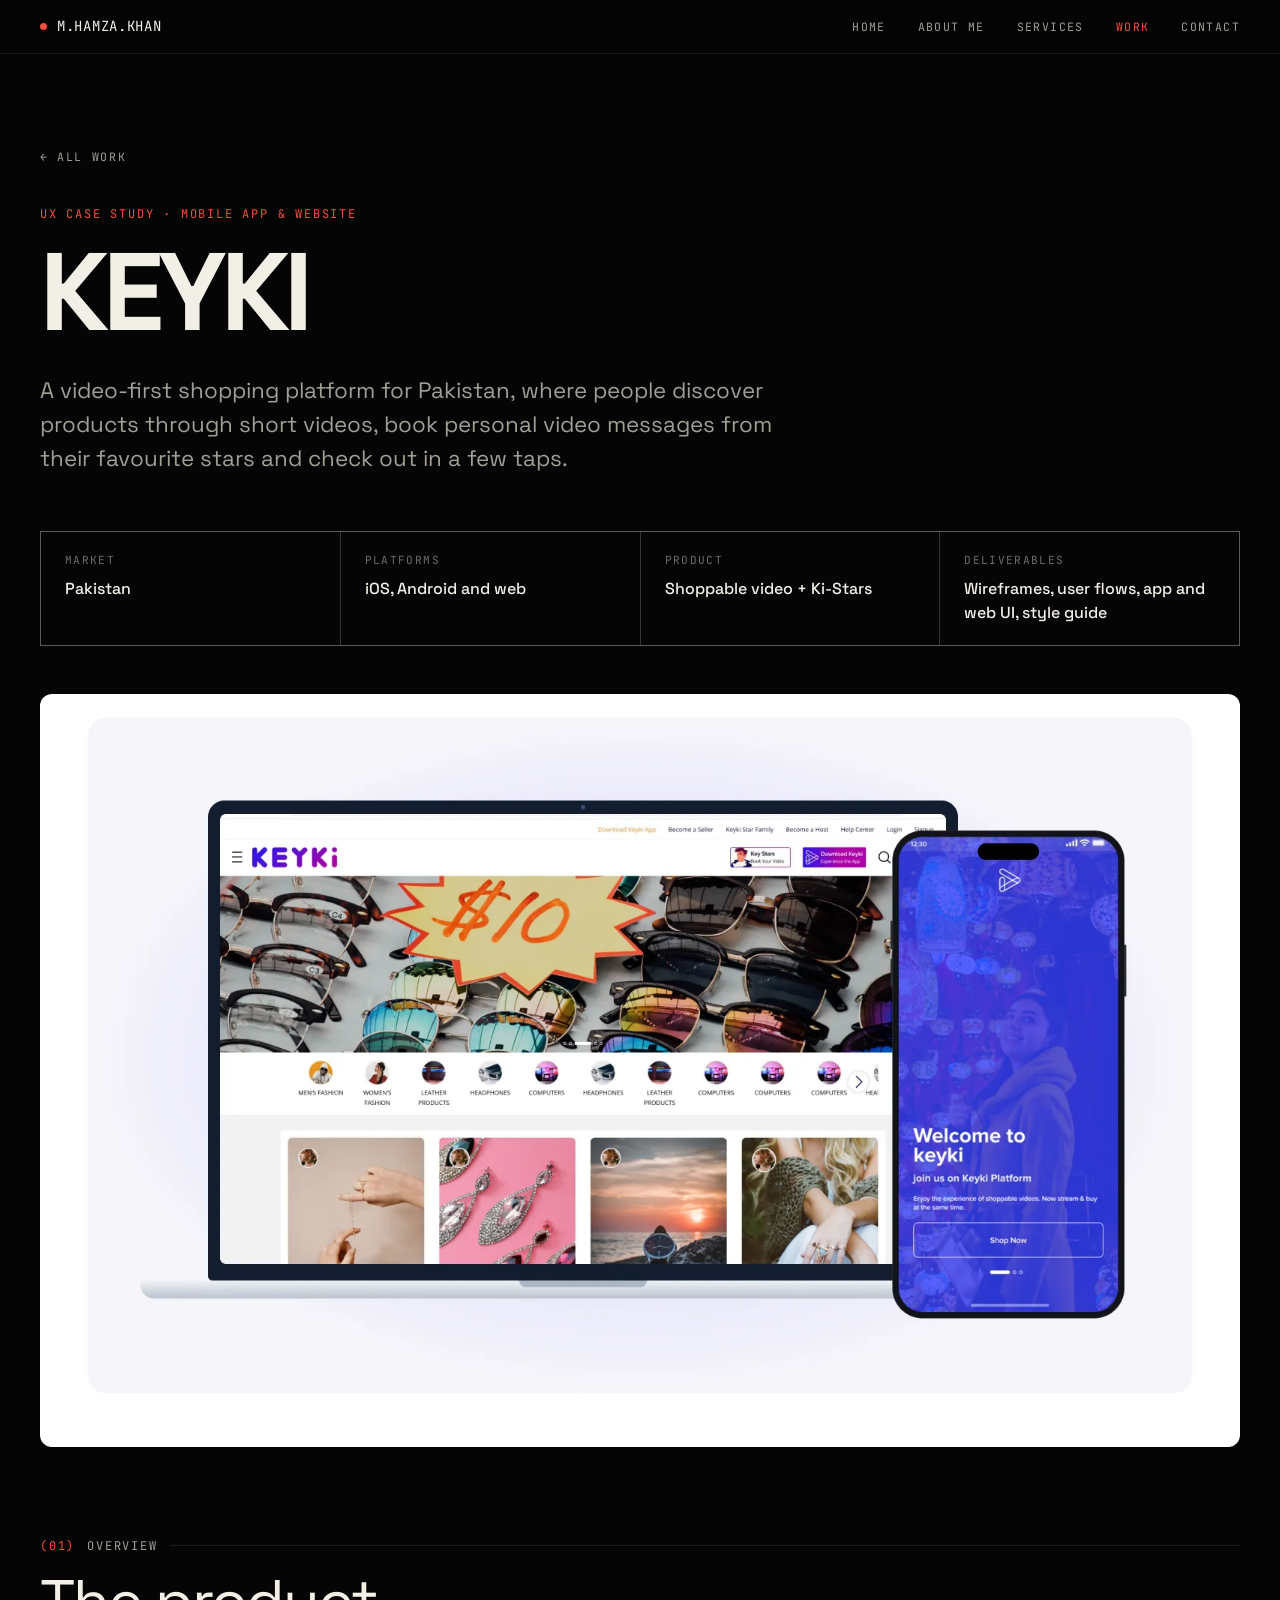
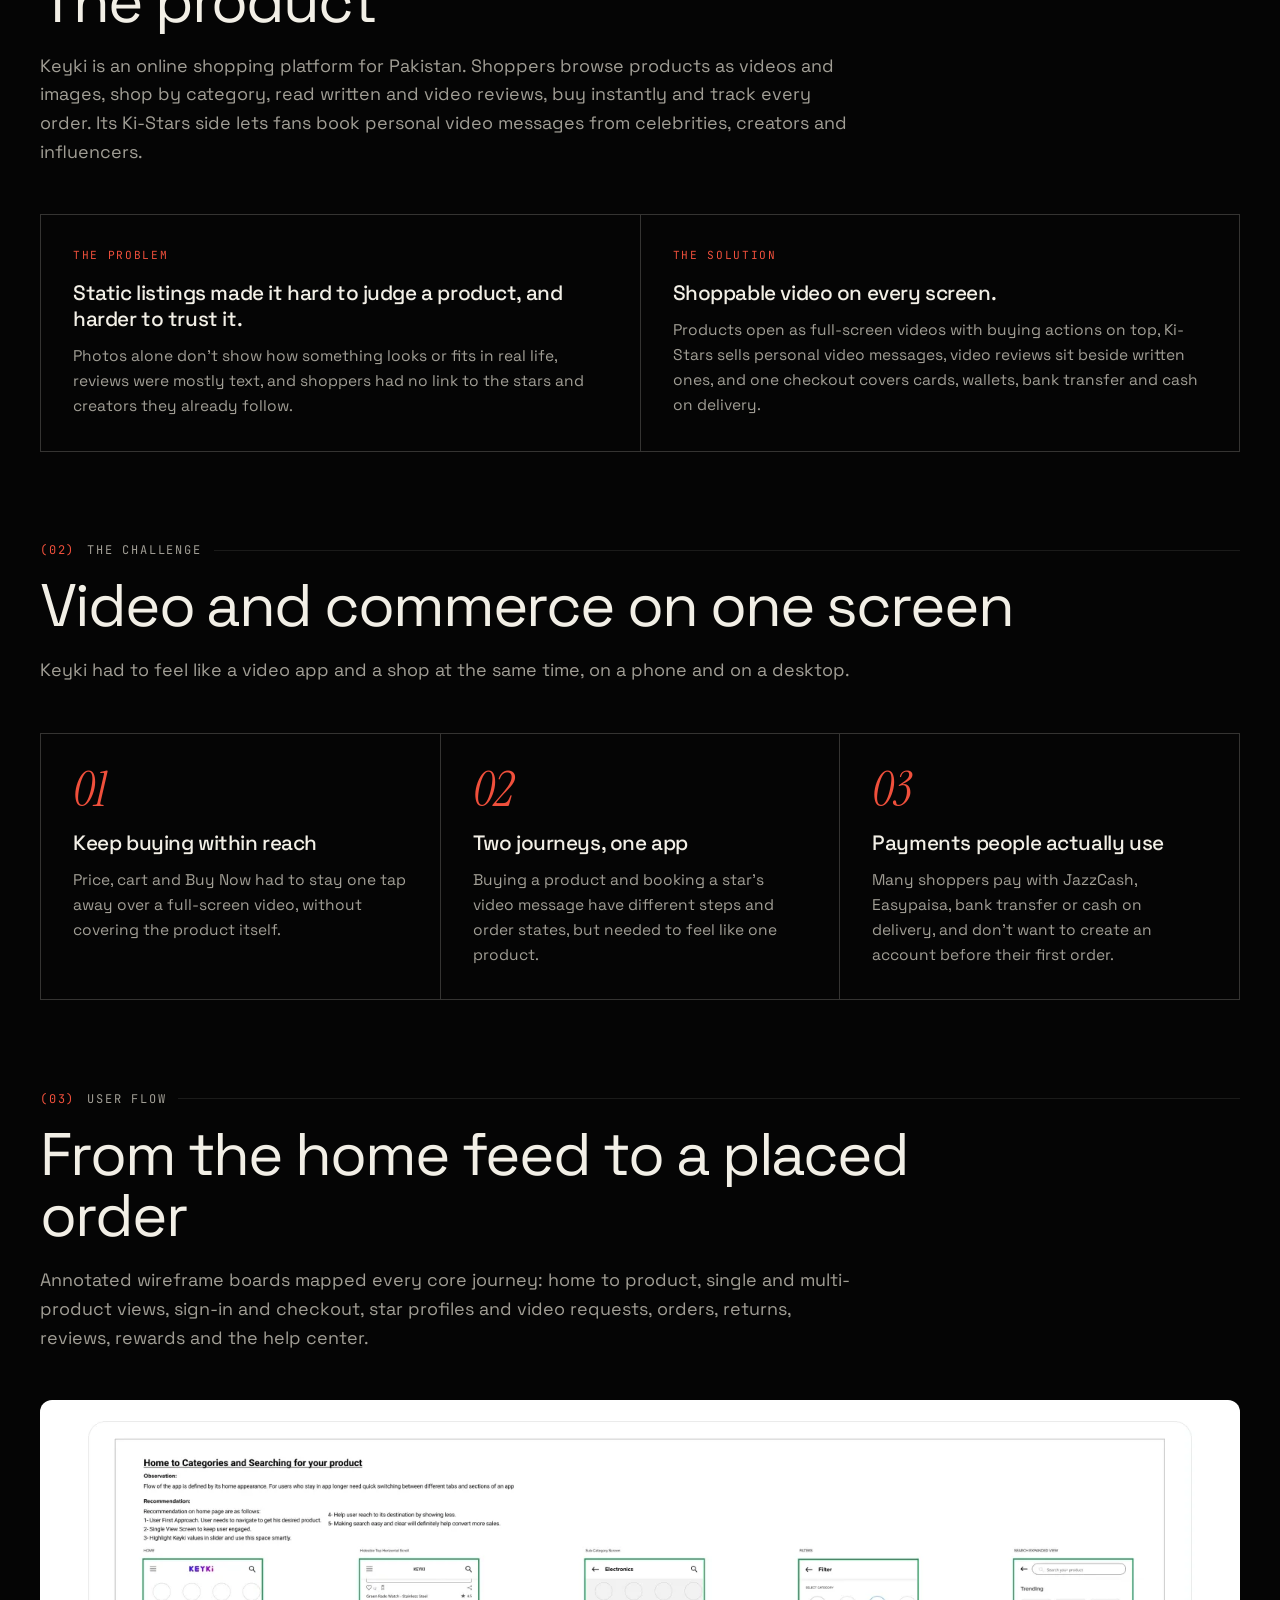
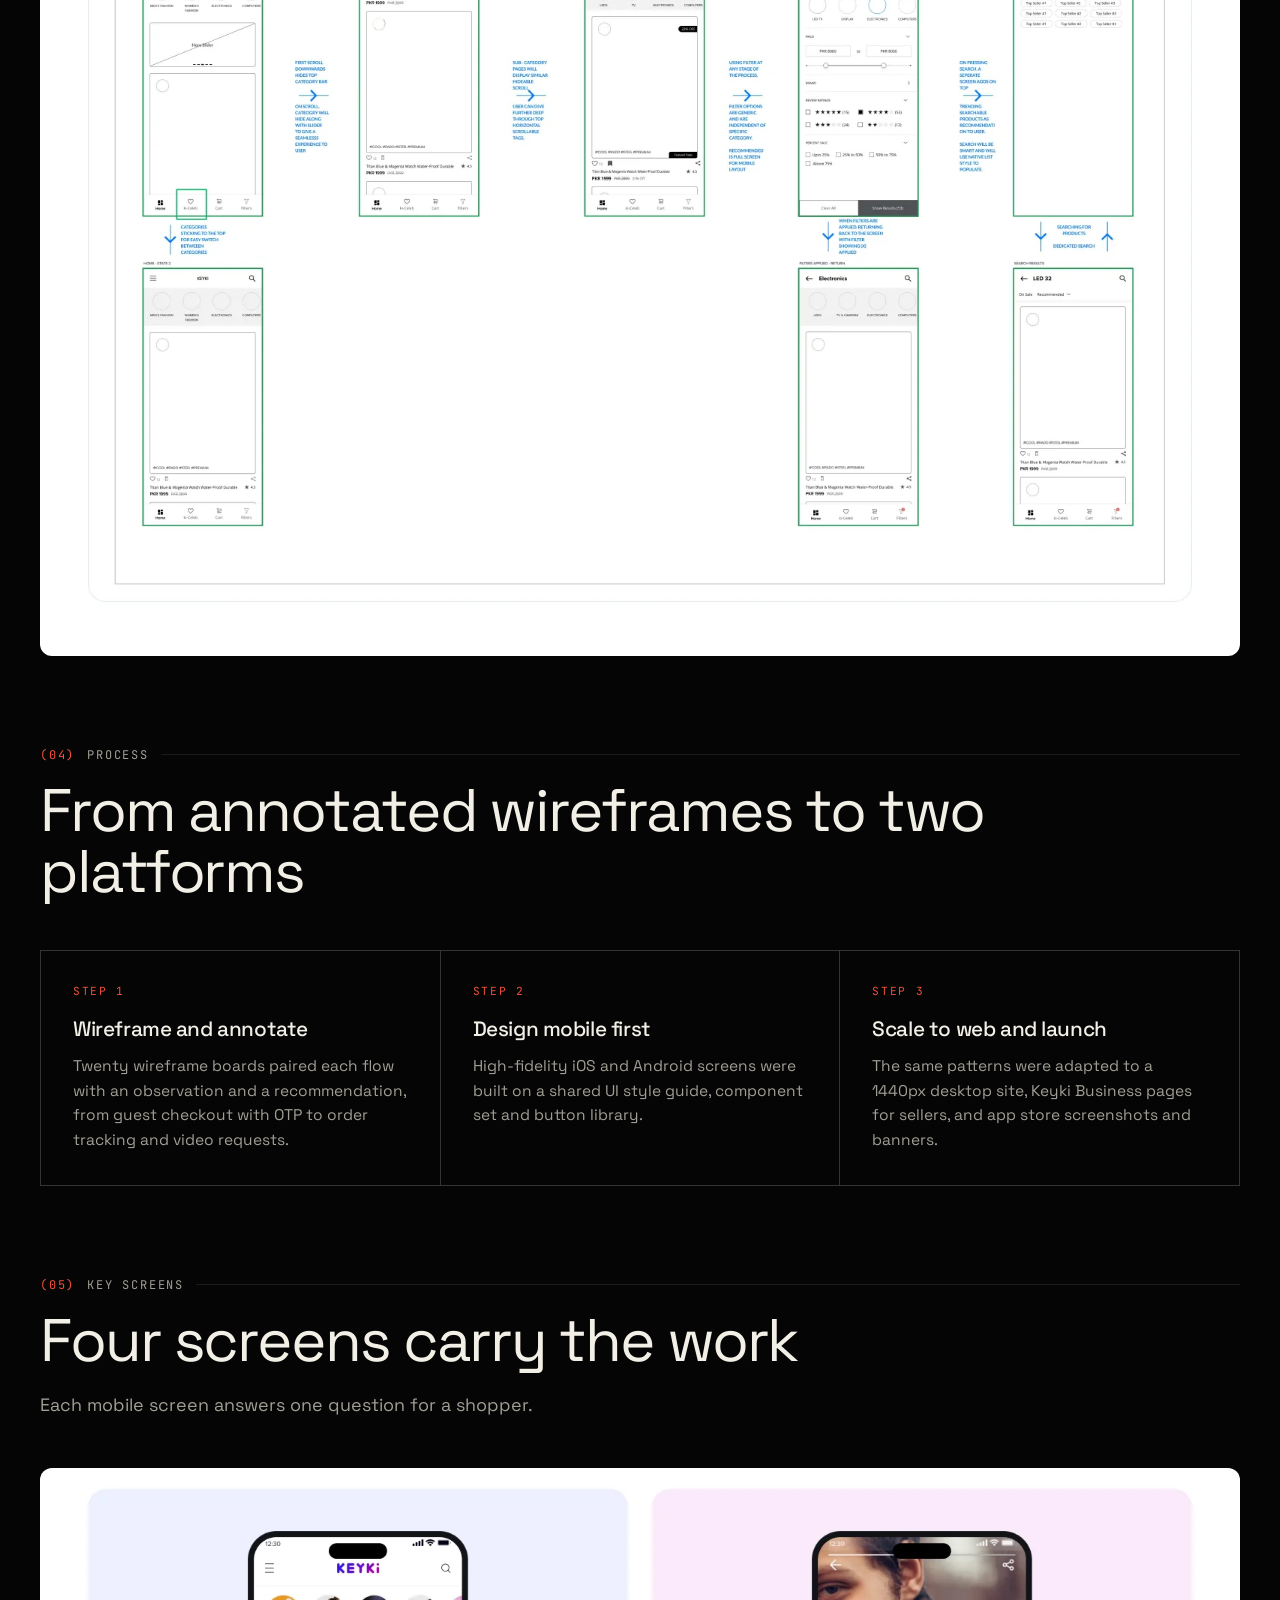
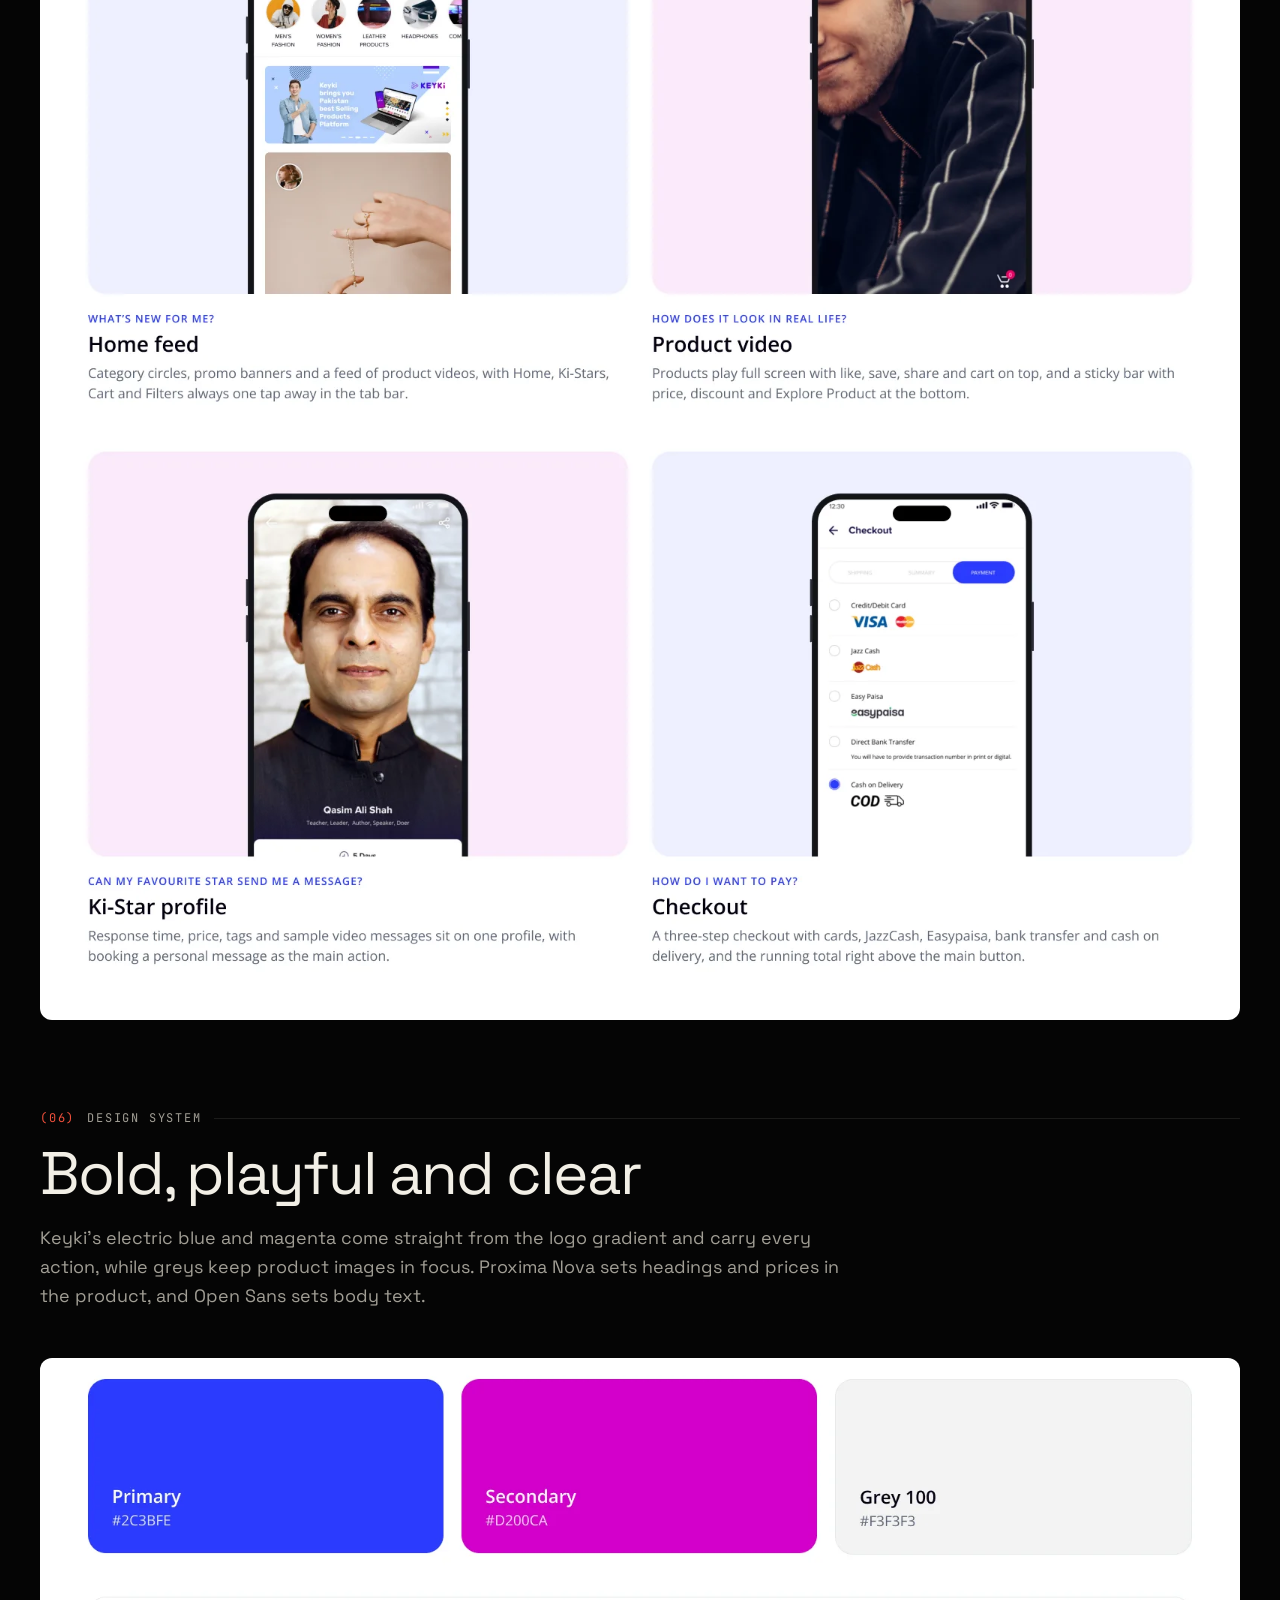
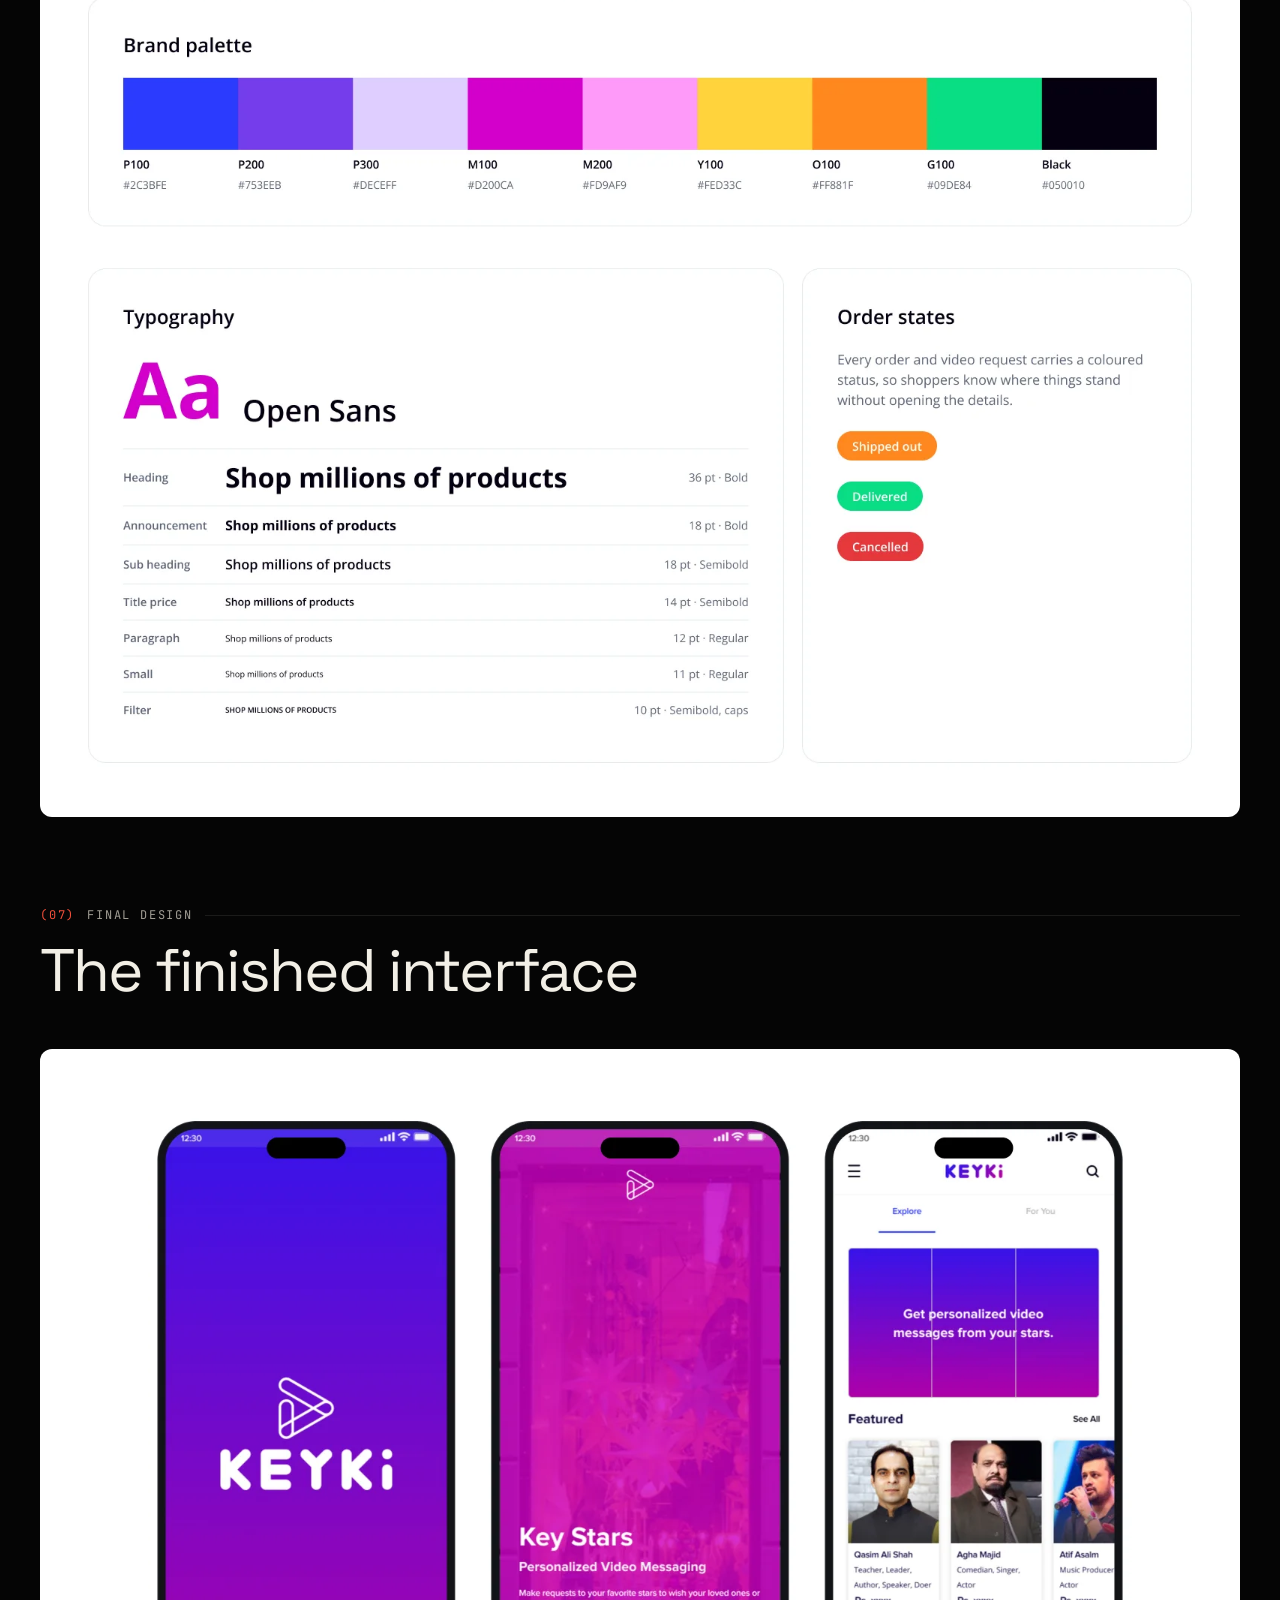
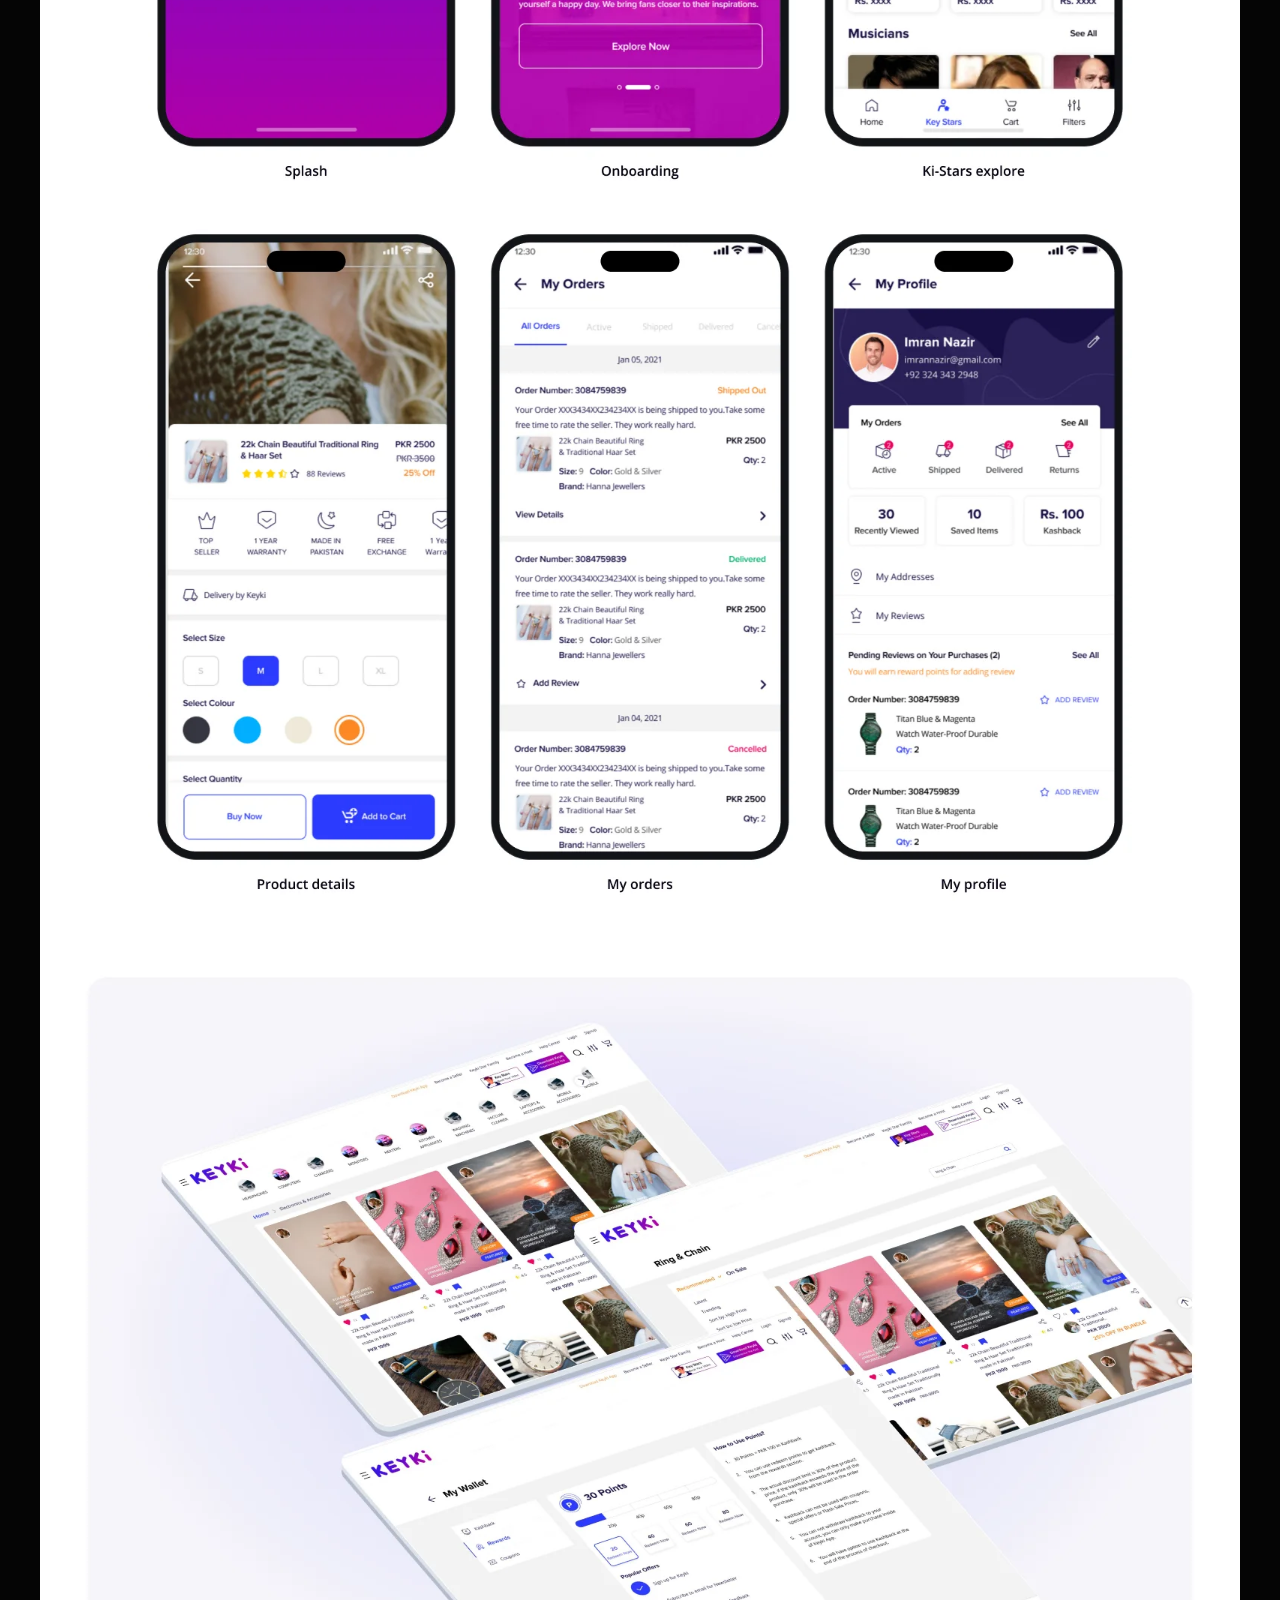
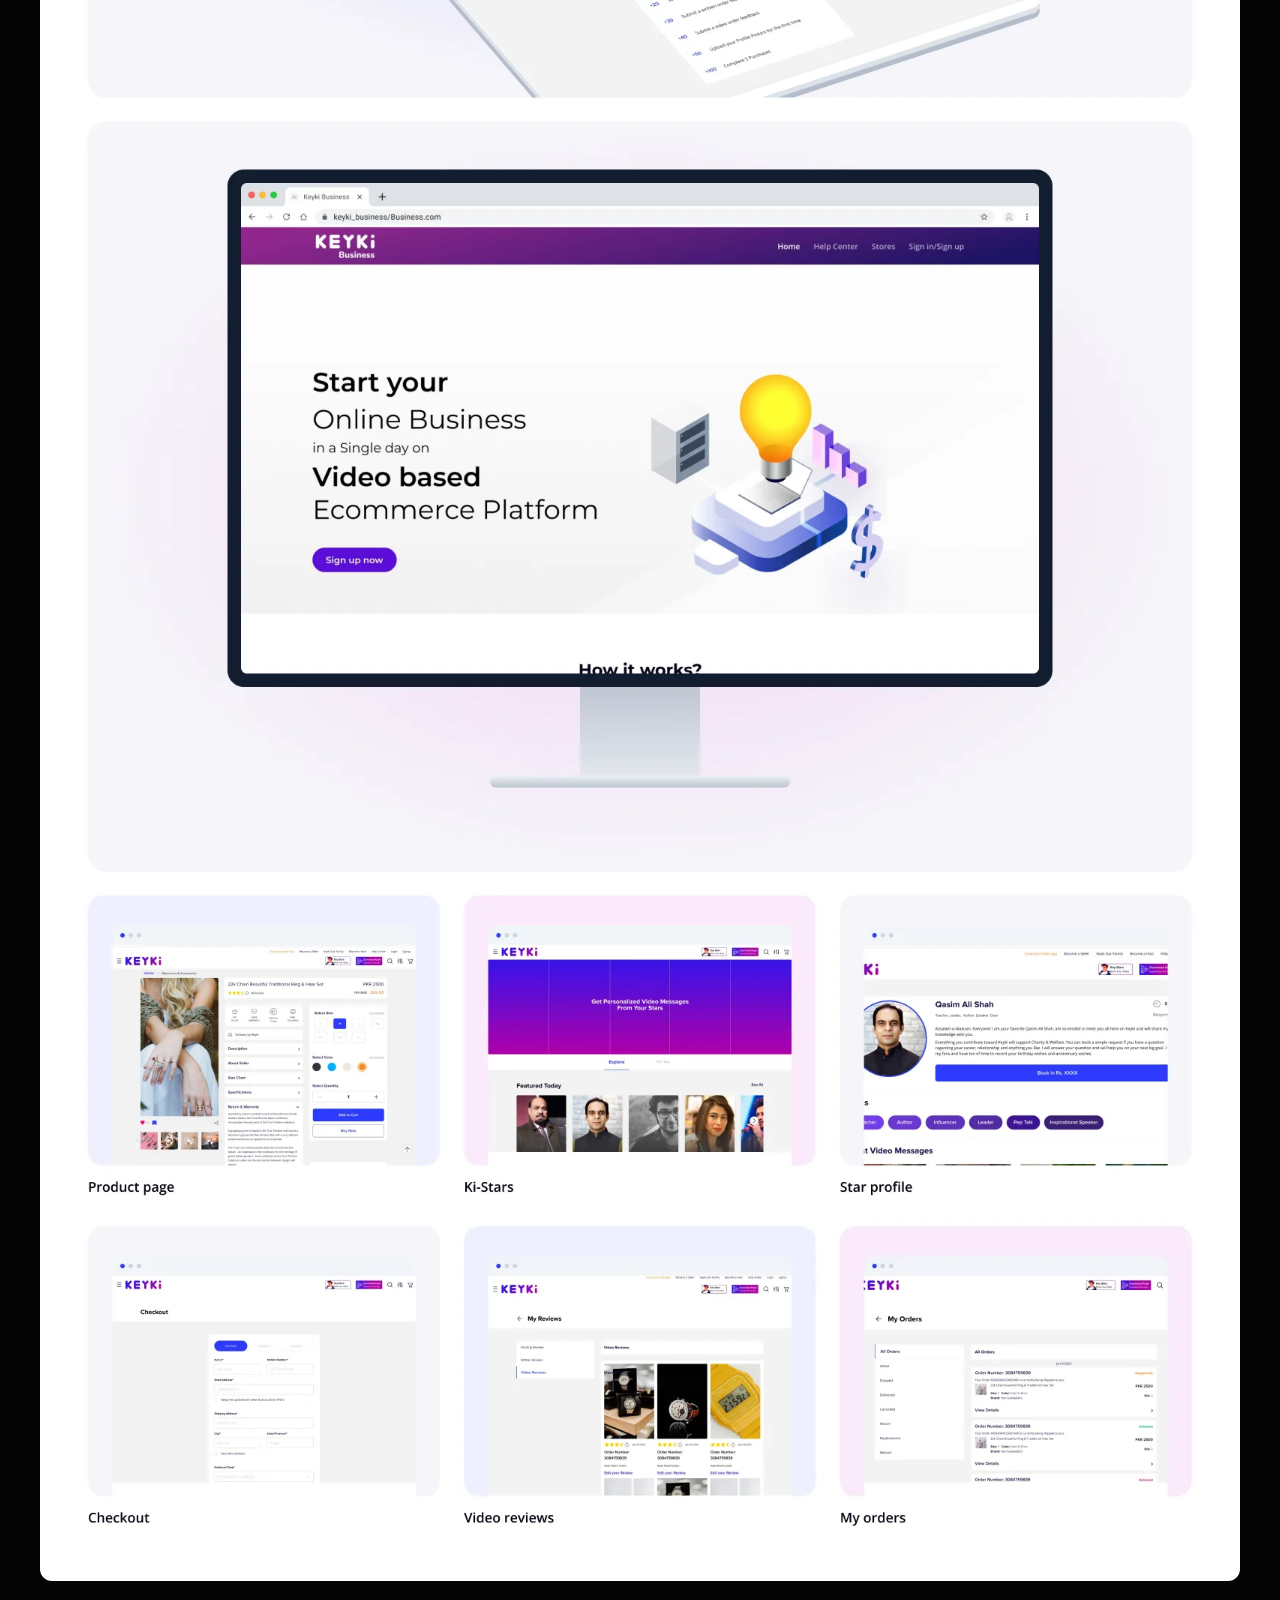
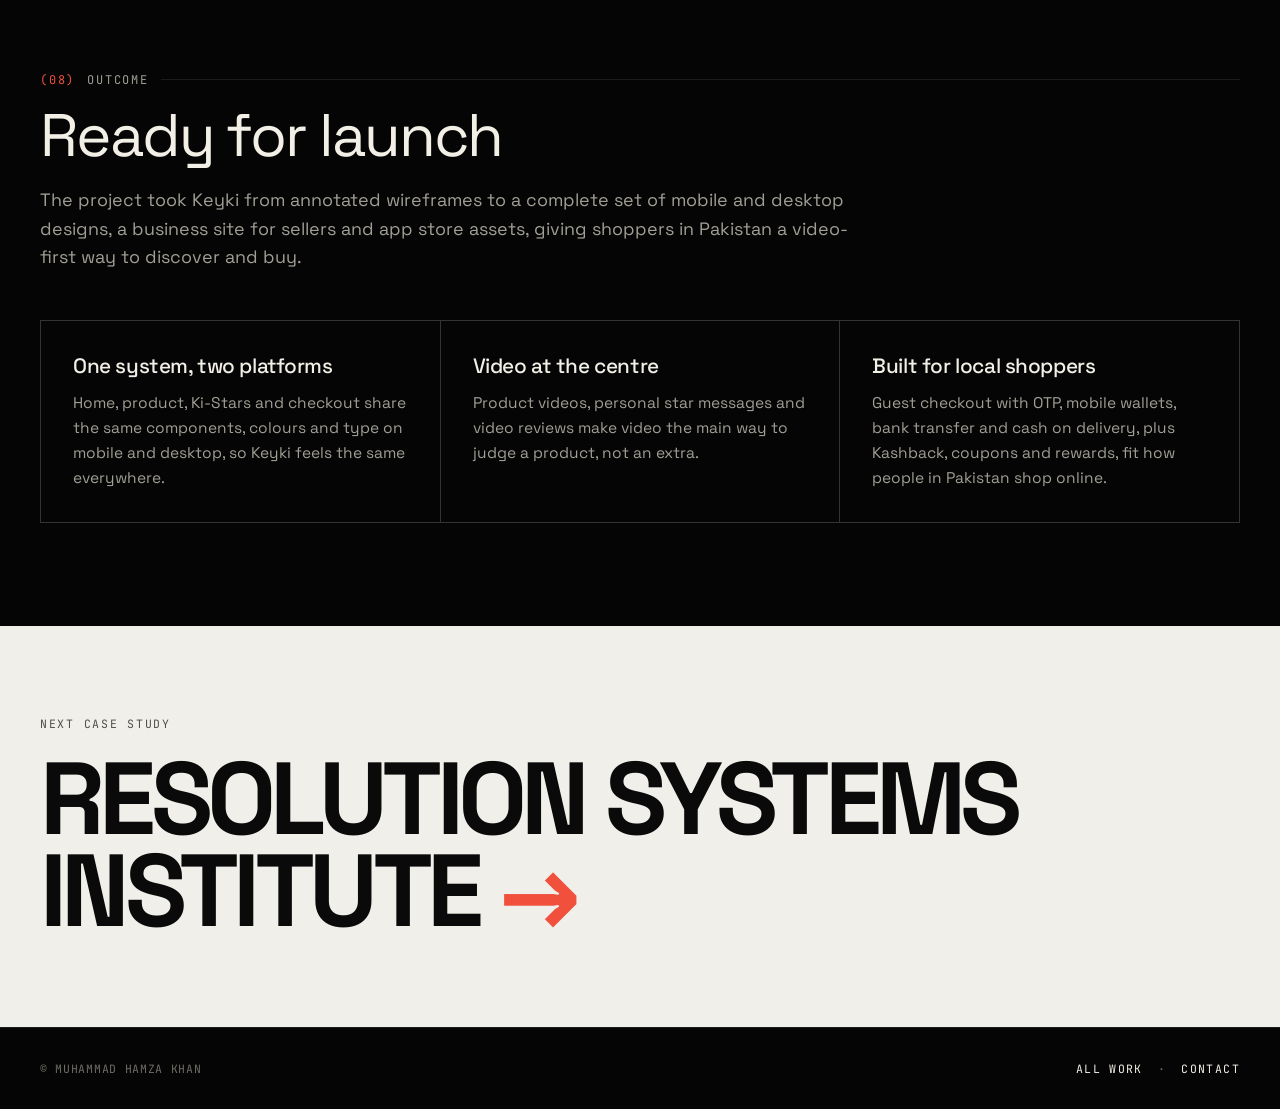
<file: case-studies/keyki.html>
<!DOCTYPE html>
<html lang="en" class="no-js">
<head>
<meta charset="UTF-8" />
<meta name="theme-color" content="#050505" />
<meta name="viewport" content="width=device-width, initial-scale=1.0" />
<title>Keyki — Case study — Muhammad Hamza Khan</title>
<meta name="description" content="A video-first shopping platform for Pakistan, where people discover products through short videos, book personal video messages from their favourite stars and check out in a few taps." />
<link rel="preconnect" href="https://fonts.googleapis.com" />
<link rel="preconnect" href="https://fonts.gstatic.com" crossorigin />
<link href="https://fonts.googleapis.com/css2?family=Instrument+Serif:ital@0;1&family=JetBrains+Mono:wght@400;500&family=Space+Grotesk:wght@300;400;500;600;700&display=swap" rel="stylesheet" />
<link rel="stylesheet" href="case.css" />
</head>
<body>
<!-- CASE STUDY PAGE — text is plain HTML below; images live in img/keyki/ -->
<div class="scroll-progress" id="scrollProgress"></div>
<nav class="nav"><div class="nav-inner">
  <a href="../index.html#home" class="nav-logo"><span class="dot"></span> M.HAMZA.KHAN</a>
  <div class="nav-links">
    <a href="../index.html#home" class="opt">Home</a>
    <a href="../index.html#about" class="opt">About Me</a>
    <a href="../index.html#services" class="opt">Services</a>
    <a href="../index.html#work" class="active">Work</a>
    <a href="../index.html#contact">Contact</a>
  </div>
</div></nav>

<main>
<header class="cs-hero"><div class="wrap">
  <a class="back" href="../index.html#work">← All work</a>
  <div class="eyebrow">UX case study · Mobile app &amp; website</div>
  <h1>Keyki</h1>
  <p class="cs-sub">A video-first shopping platform for Pakistan, where people discover products through short videos, book personal video messages from their favourite stars and check out in a few taps.</p>
  <dl class="facts"><div class="fact"><dt>Market</dt><dd>Pakistan</dd></div><div class="fact"><dt>Platforms</dt><dd>iOS, Android and web</dd></div><div class="fact"><dt>Product</dt><dd>Shoppable video + Ki-Stars</dd></div><div class="fact"><dt>Deliverables</dt><dd>Wireframes, user flows, app and web UI, style guide</dd></div></dl>
</div></header>

<section class="cs-section cs-hero-visual"><figure class="band reveal"><a href="img/keyki/01.webp" target="_blank" rel="noopener"><img src="img/keyki/01.webp" width="1600" height="1004" alt="Keyki: Hero" loading="lazy" decoding="async" /></a></figure></section>

<section class="cs-section"><div class="wrap"><div class="section-label reveal"><span class="num">01</span><span>OVERVIEW</span><span class="line"></span></div><h2 class="s-title reveal">The product</h2><p class="s-lead reveal">Keyki is an online shopping platform for Pakistan. Shoppers browse products as videos and images, shop by category, read written and video reviews, buy instantly and track every order. Its Ki-Stars side lets fans book personal video messages from celebrities, creators and influencers.</p></div>
<div class="wrap"><div class="c-grid cols-2"><div class="c-card reveal"><div class="c-label">The problem</div><h3 class="c-title">Static listings made it hard to judge a product, and harder to trust it.</h3><p class="c-body">Photos alone don’t show how something looks or fits in real life, reviews were mostly text, and shoppers had no link to the stars and creators they already follow.</p></div><div class="c-card reveal"><div class="c-label">The solution</div><h3 class="c-title">Shoppable video on every screen.</h3><p class="c-body">Products open as full-screen videos with buying actions on top, Ki-Stars sells personal video messages, video reviews sit beside written ones, and one checkout covers cards, wallets, bank transfer and cash on delivery.</p></div></div></div></section>

<section class="cs-section"><div class="wrap"><div class="section-label reveal"><span class="num">02</span><span>THE CHALLENGE</span><span class="line"></span></div><h2 class="s-title reveal">Video and commerce on one screen</h2><p class="s-lead reveal">Keyki had to feel like a video app and a shop at the same time, on a phone and on a desktop.</p></div>
<div class="wrap"><div class="c-grid cols-3"><div class="c-card reveal"><div class="c-num">01</div><h3 class="c-title">Keep buying within reach</h3><p class="c-body">Price, cart and Buy Now had to stay one tap away over a full-screen video, without covering the product itself.</p></div><div class="c-card reveal"><div class="c-num">02</div><h3 class="c-title">Two journeys, one app</h3><p class="c-body">Buying a product and booking a star’s video message have different steps and order states, but needed to feel like one product.</p></div><div class="c-card reveal"><div class="c-num">03</div><h3 class="c-title">Payments people actually use</h3><p class="c-body">Many shoppers pay with JazzCash, Easypaisa, bank transfer or cash on delivery, and don’t want to create an account before their first order.</p></div></div></div></section>

<section class="cs-section"><div class="wrap"><div class="section-label reveal"><span class="num">03</span><span>USER FLOW</span><span class="line"></span></div><h2 class="s-title reveal">From the home feed to a placed order</h2><p class="s-lead reveal">Annotated wireframe boards mapped every core journey: home to product, single and multi-product views, sign-in and checkout, star profiles and video requests, orders, returns, reviews, rewards and the help center.</p></div>
<figure class="band reveal"><a href="img/keyki/02.webp" target="_blank" rel="noopener"><img src="img/keyki/02.webp" width="1600" height="1141" alt="Keyki: User flow" loading="lazy" decoding="async" /></a></figure></section>

<section class="cs-section"><div class="wrap"><div class="section-label reveal"><span class="num">04</span><span>PROCESS</span><span class="line"></span></div><h2 class="s-title reveal">From annotated wireframes to two platforms</h2></div>
<div class="wrap"><div class="c-grid cols-3"><div class="c-card reveal"><div class="c-label">Step 1</div><h3 class="c-title">Wireframe and annotate</h3><p class="c-body">Twenty wireframe boards paired each flow with an observation and a recommendation, from guest checkout with OTP to order tracking and video requests.</p></div><div class="c-card reveal"><div class="c-label">Step 2</div><h3 class="c-title">Design mobile first</h3><p class="c-body">High-fidelity iOS and Android screens were built on a shared UI style guide, component set and button library.</p></div><div class="c-card reveal"><div class="c-label">Step 3</div><h3 class="c-title">Scale to web and launch</h3><p class="c-body">The same patterns were adapted to a 1440px desktop site, Keyki Business pages for sellers, and app store screenshots and banners.</p></div></div></div></section>

<section class="cs-section"><div class="wrap"><div class="section-label reveal"><span class="num">05</span><span>KEY SCREENS</span><span class="line"></span></div><h2 class="s-title reveal">Four screens carry the work</h2><p class="s-lead reveal">Each mobile screen answers one question for a shopper.</p></div>
<figure class="band reveal"><a href="img/keyki/03.webp" target="_blank" rel="noopener"><img src="img/keyki/03.webp" width="1600" height="1536" alt="Keyki: Key screens" loading="lazy" decoding="async" /></a></figure></section>

<section class="cs-section"><div class="wrap"><div class="section-label reveal"><span class="num">06</span><span>DESIGN SYSTEM</span><span class="line"></span></div><h2 class="s-title reveal">Bold, playful and clear</h2><p class="s-lead reveal">Keyki’s electric blue and magenta come straight from the logo gradient and carry every action, while greys keep product images in focus. Proxima Nova sets headings and prices in the product, and Open Sans sets body text.</p></div>
<figure class="band reveal"><a href="img/keyki/04.webp" target="_blank" rel="noopener"><img src="img/keyki/04.webp" width="1600" height="1411" alt="Keyki: Design system" loading="lazy" decoding="async" /></a></figure></section>

<section class="cs-section"><div class="wrap"><div class="section-label reveal"><span class="num">07</span><span>FINAL DESIGN</span><span class="line"></span></div><h2 class="s-title reveal">The finished interface</h2></div>
<figure class="band reveal"><a href="img/keyki/05.webp" target="_blank" rel="noopener"><img src="img/keyki/05.webp" width="1600" height="4976" alt="Keyki: Final design" loading="lazy" decoding="async" /></a></figure></section>

<section class="cs-section"><div class="wrap"><div class="section-label reveal"><span class="num">08</span><span>OUTCOME</span><span class="line"></span></div><h2 class="s-title reveal">Ready for launch</h2><p class="s-lead reveal">The project took Keyki from annotated wireframes to a complete set of mobile and desktop designs, a business site for sellers and app store assets, giving shoppers in Pakistan a video-first way to discover and buy.</p></div>
<div class="wrap"><div class="c-grid cols-3"><div class="c-card reveal"><h3 class="c-title">One system, two platforms</h3><p class="c-body">Home, product, Ki-Stars and checkout share the same components, colours and type on mobile and desktop, so Keyki feels the same everywhere.</p></div><div class="c-card reveal"><h3 class="c-title">Video at the centre</h3><p class="c-body">Product videos, personal star messages and video reviews make video the main way to judge a product, not an extra.</p></div><div class="c-card reveal"><h3 class="c-title">Built for local shoppers</h3><p class="c-body">Guest checkout with OTP, mobile wallets, bank transfer and cash on delivery, plus Kashback, coupons and rewards, fit how people in Pakistan shop online.</p></div></div></div></section>
</main>

<a class="cs-next" href="rsi.html"><div class="wrap">
  <div class="k">Next case study</div>
  <div class="t">Resolution Systems Institute <i>→</i></div>
</div></a>

<footer class="footer"><div class="wrap">
  <div>© MUHAMMAD HAMZA KHAN</div>
  <div><a href="../index.html#work">All work</a> &nbsp;·&nbsp; <a href="../index.html#contact">Contact</a></div>
</div></footer>
<script src="case.js"></script>
</body>
</html>
</file>
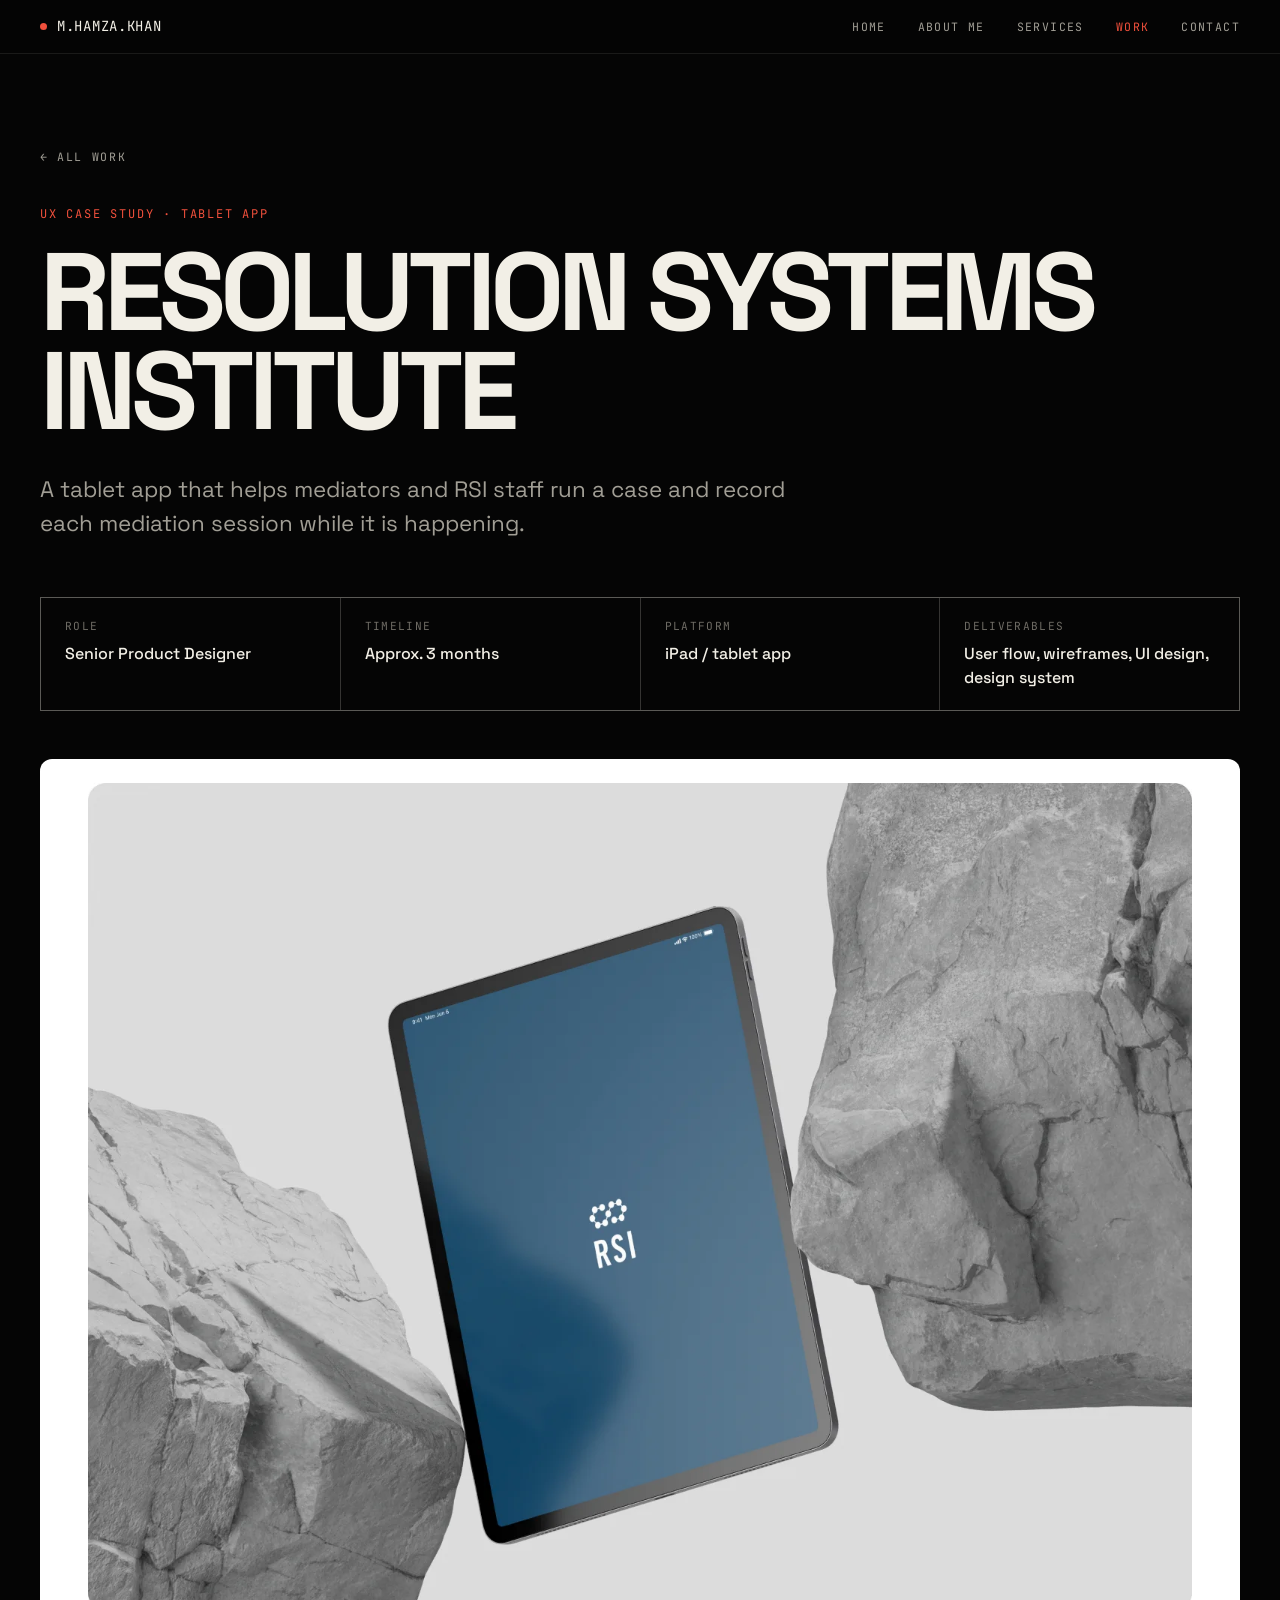
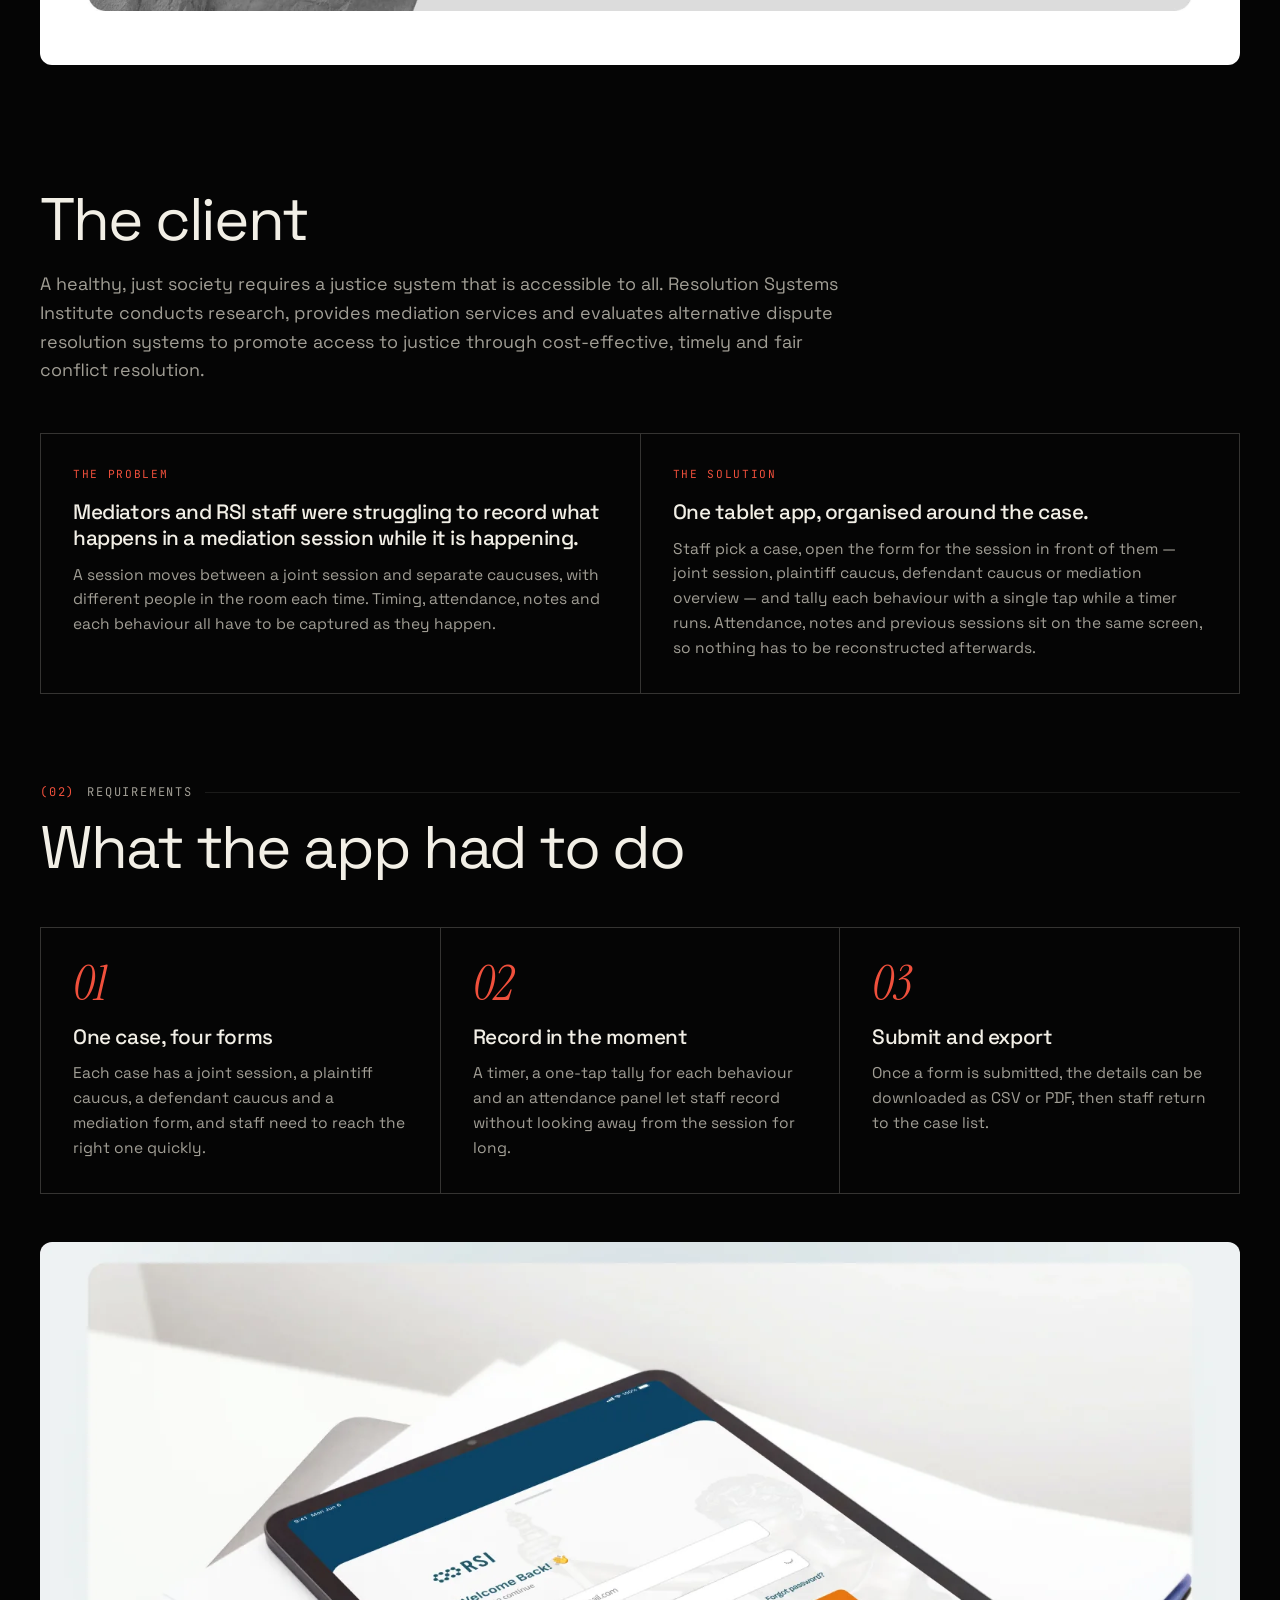
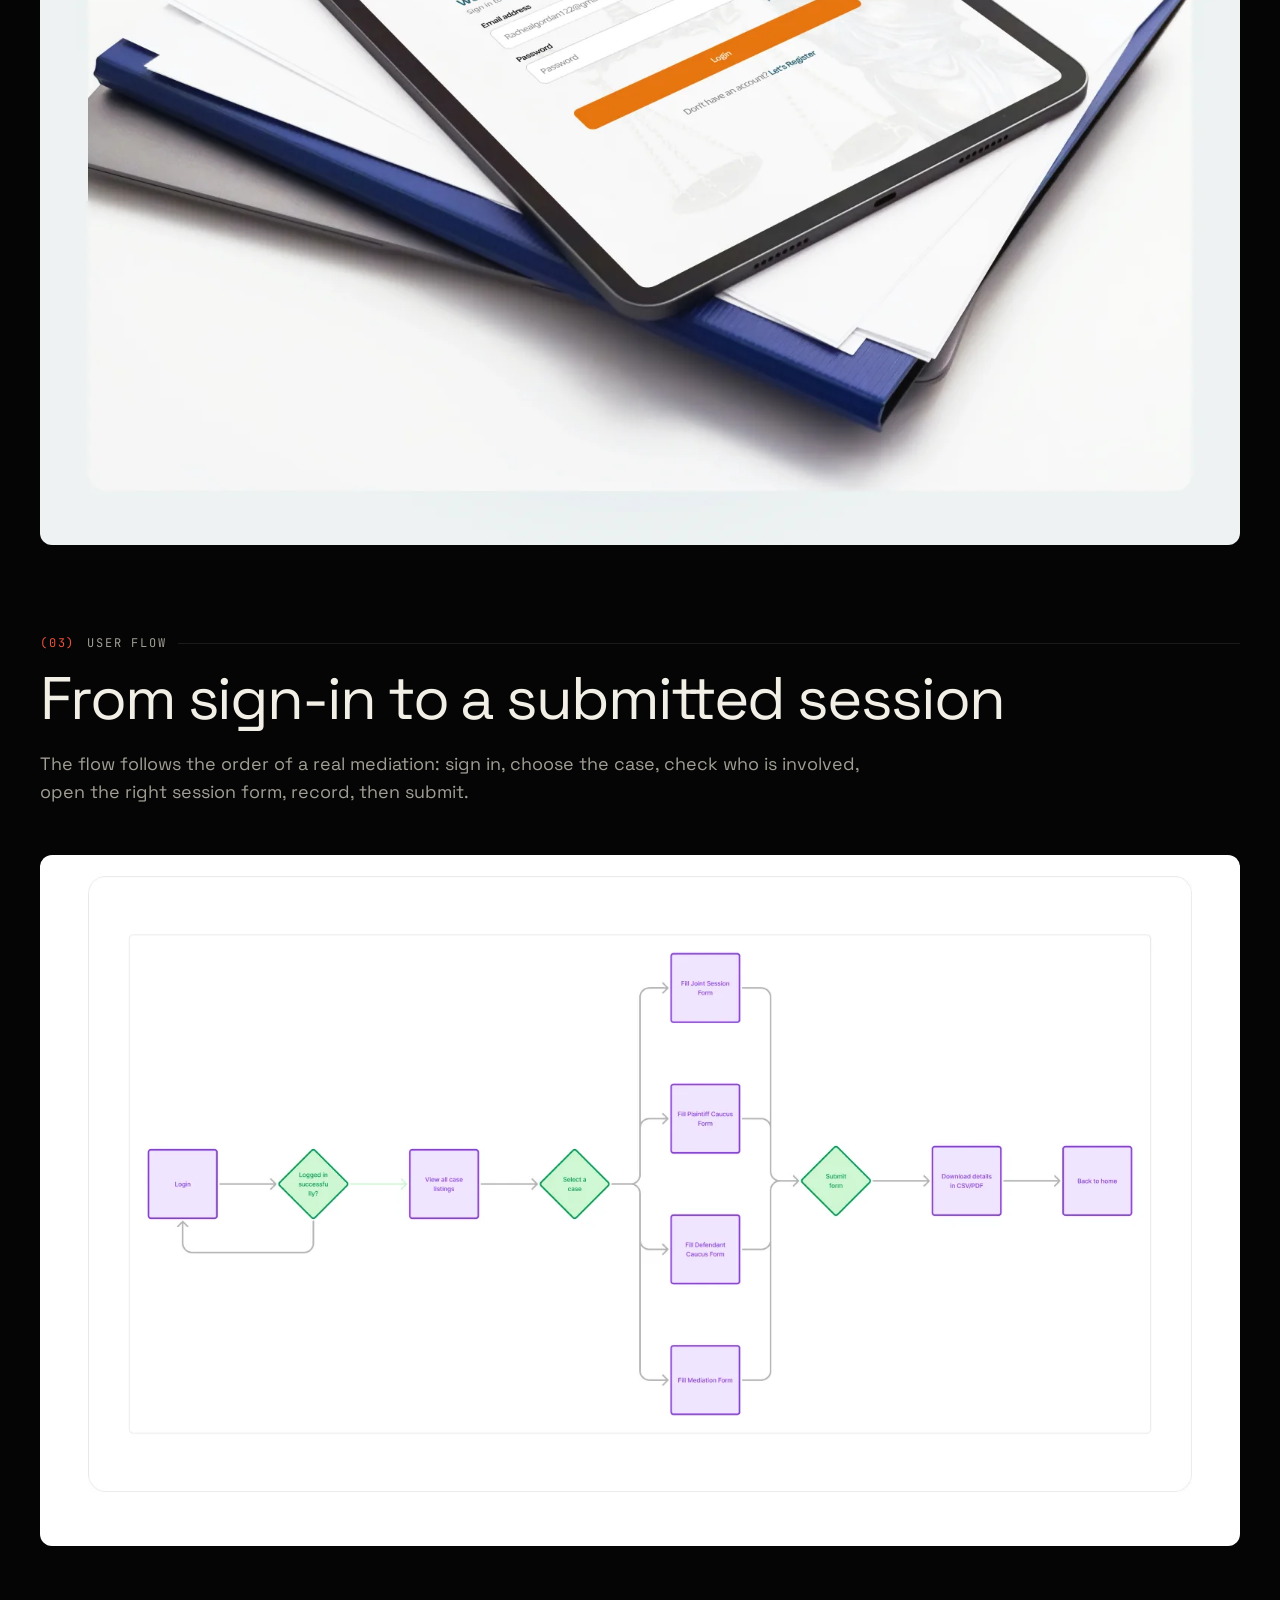
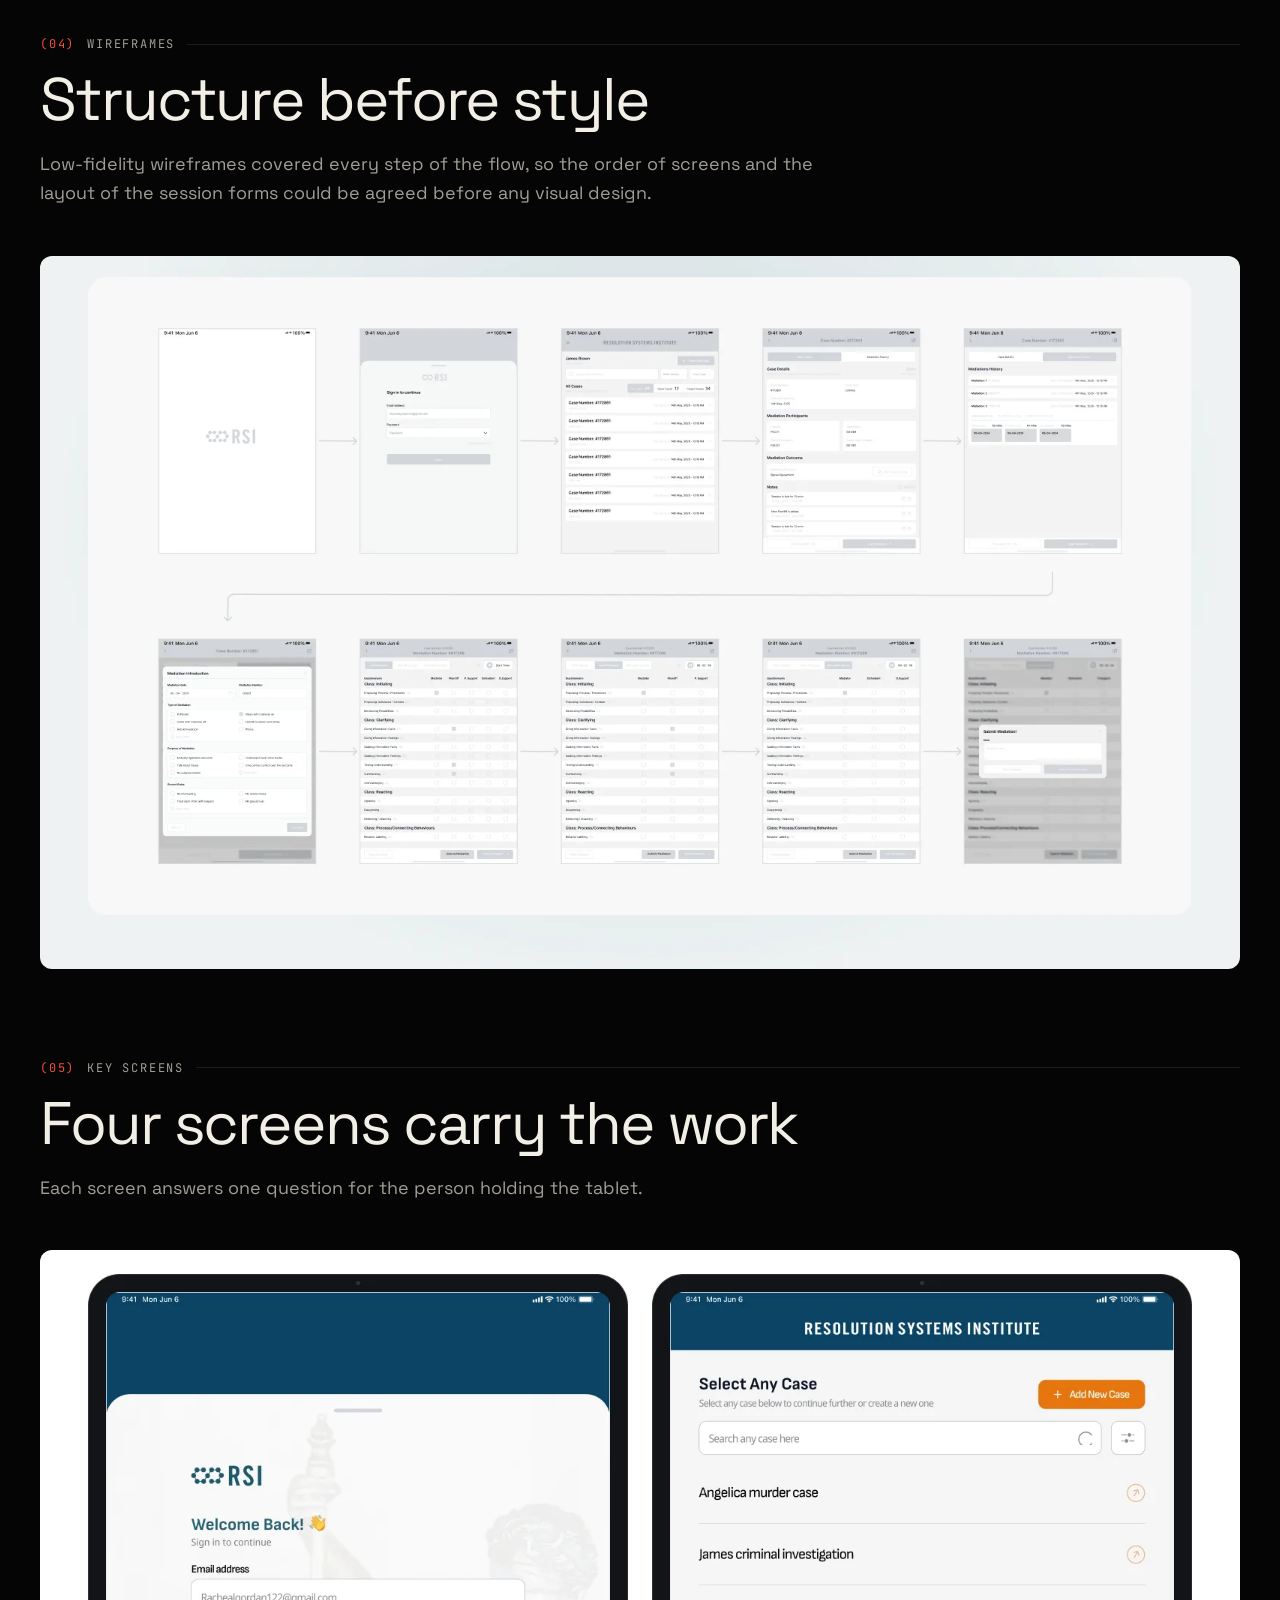
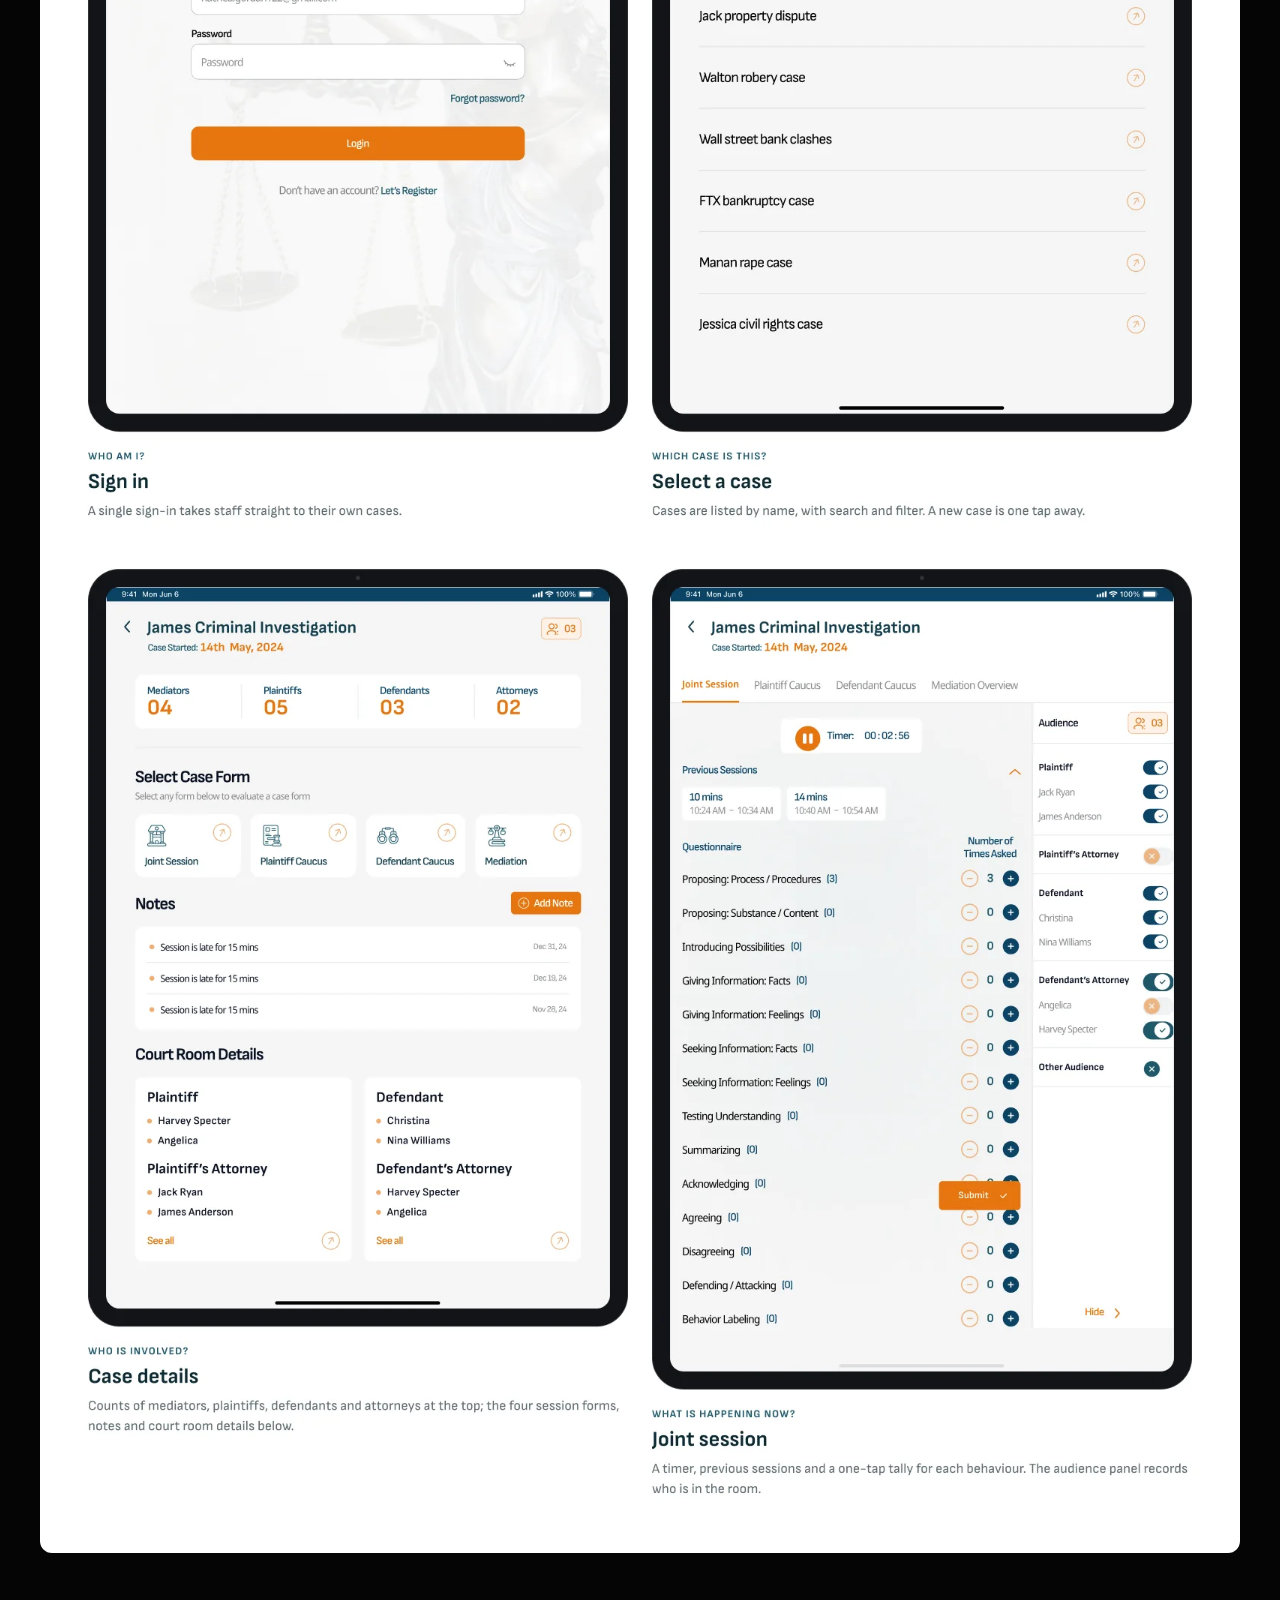
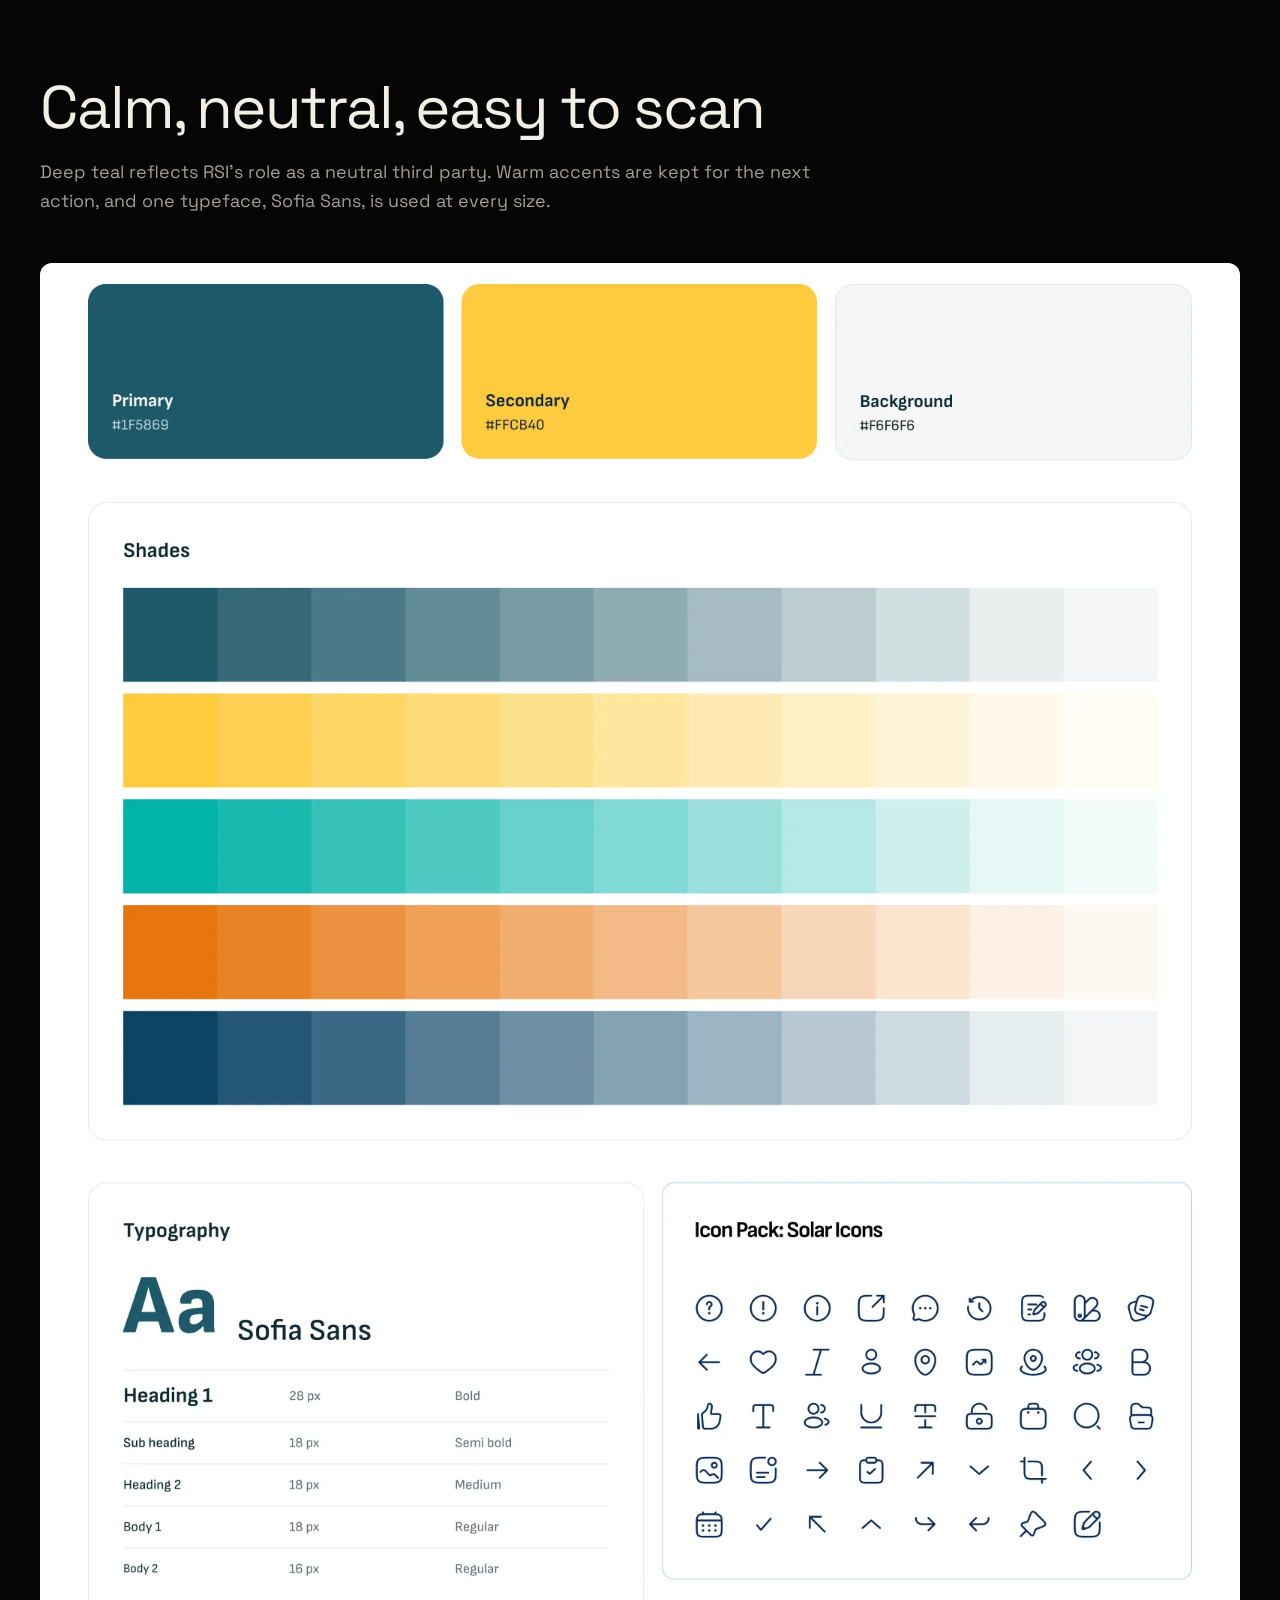
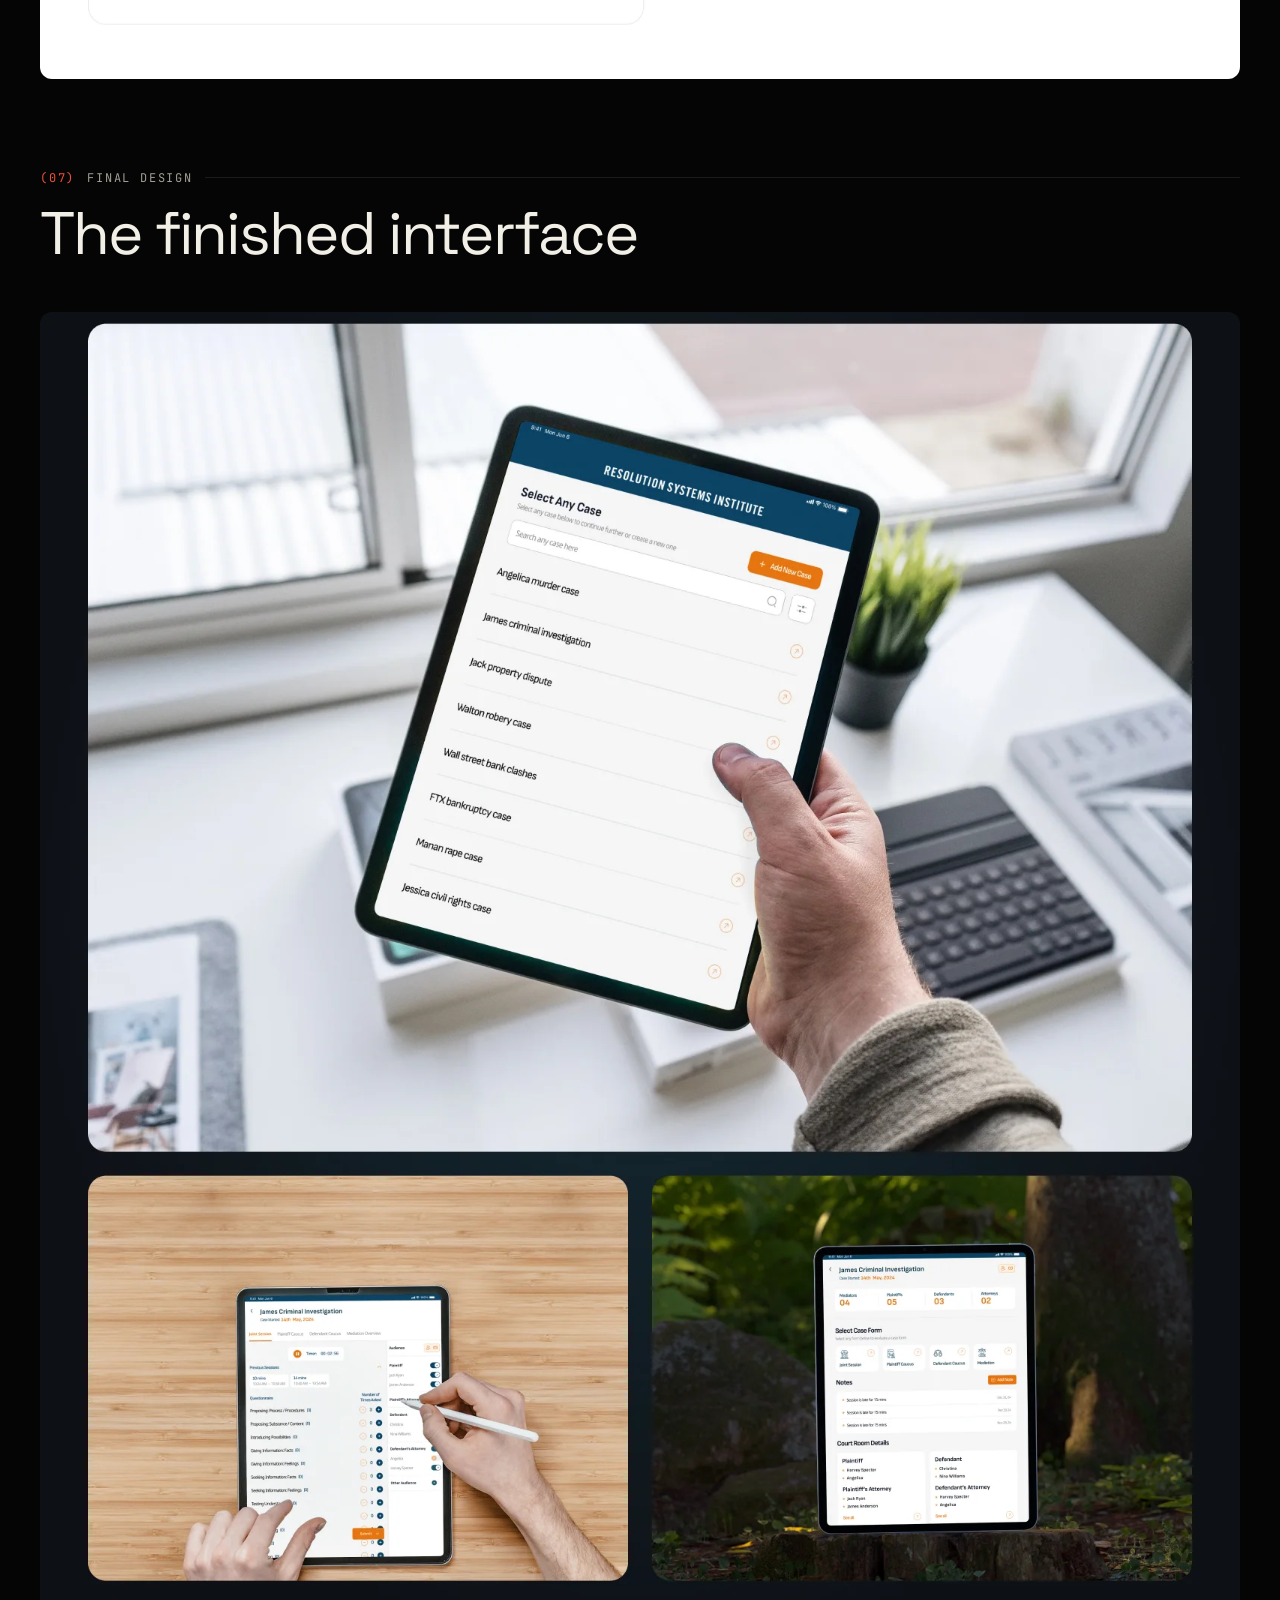
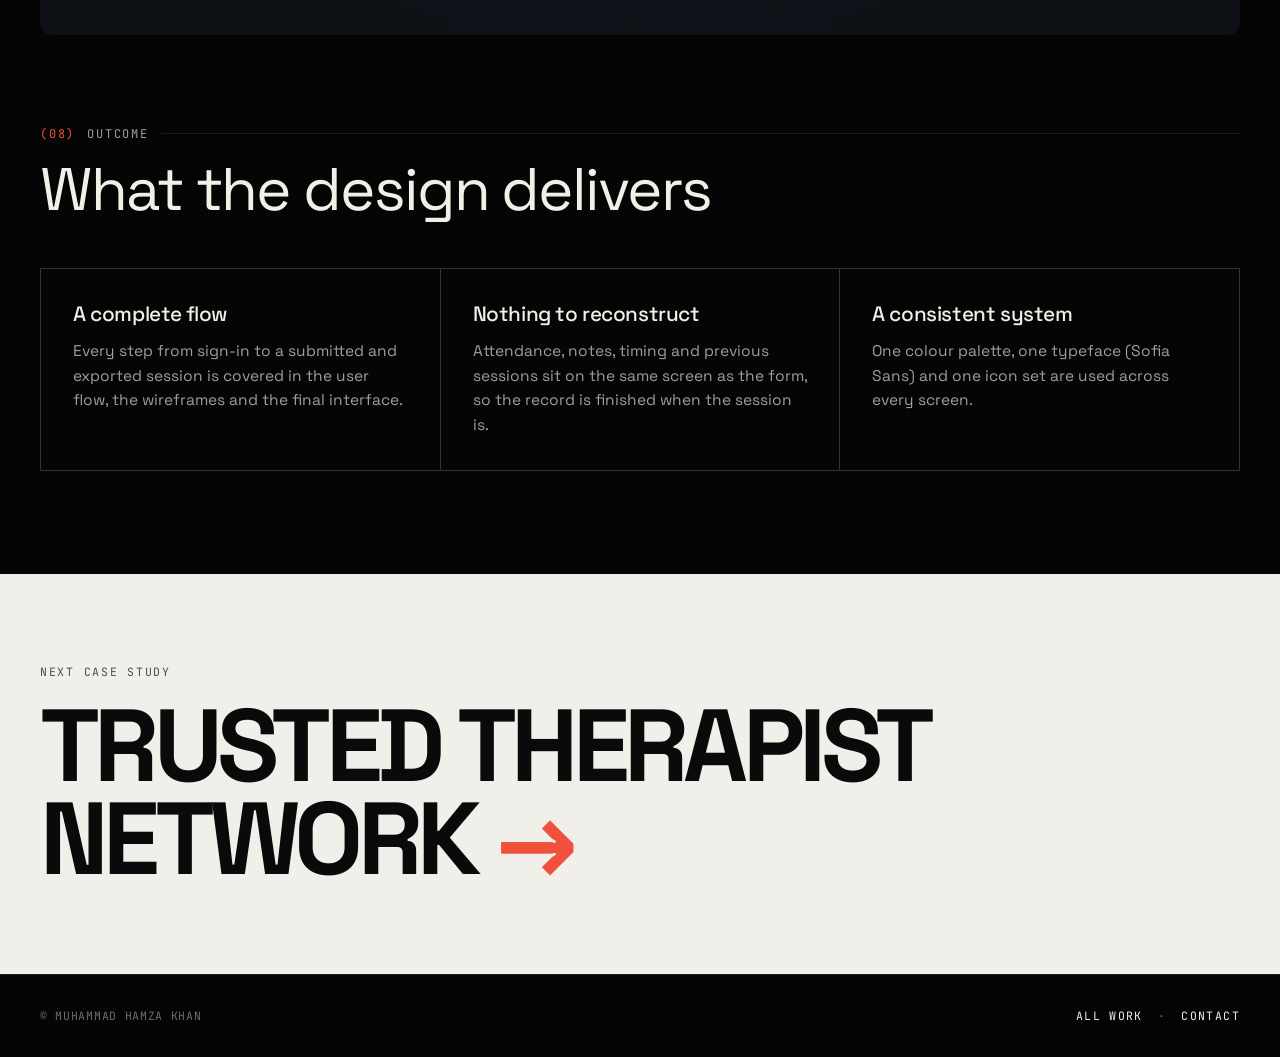
<file: case-studies/rsi.html>
<!DOCTYPE html>
<html lang="en" class="no-js">
<head>
<meta charset="UTF-8" />
<meta name="theme-color" content="#050505" />
<meta name="viewport" content="width=device-width, initial-scale=1.0" />
<title>Resolution Systems Institute — Case study — Muhammad Hamza Khan</title>
<meta name="description" content="A tablet app that helps mediators and RSI staff run a case and record each mediation session while it is happening." />
<link rel="preconnect" href="https://fonts.googleapis.com" />
<link rel="preconnect" href="https://fonts.gstatic.com" crossorigin />
<link href="https://fonts.googleapis.com/css2?family=Instrument+Serif:ital@0;1&family=JetBrains+Mono:wght@400;500&family=Space+Grotesk:wght@300;400;500;600;700&display=swap" rel="stylesheet" />
<link rel="stylesheet" href="case.css" />
</head>
<body>
<!-- CASE STUDY PAGE — text is plain HTML below; images live in img/rsi/ -->
<div class="scroll-progress" id="scrollProgress"></div>
<nav class="nav"><div class="nav-inner">
  <a href="../index.html#home" class="nav-logo"><span class="dot"></span> M.HAMZA.KHAN</a>
  <div class="nav-links">
    <a href="../index.html#home" class="opt">Home</a>
    <a href="../index.html#about" class="opt">About Me</a>
    <a href="../index.html#services" class="opt">Services</a>
    <a href="../index.html#work" class="active">Work</a>
    <a href="../index.html#contact">Contact</a>
  </div>
</div></nav>

<main>
<header class="cs-hero"><div class="wrap">
  <a class="back" href="../index.html#work">← All work</a>
  <div class="eyebrow">UX case study · Tablet app</div>
  <h1>Resolution Systems Institute</h1>
  <p class="cs-sub">A tablet app that helps mediators and RSI staff run a case and record each mediation session while it is happening.</p>
  <dl class="facts"><div class="fact"><dt>Role</dt><dd>Senior Product Designer</dd></div><div class="fact"><dt>Timeline</dt><dd>Approx. 3 months</dd></div><div class="fact"><dt>Platform</dt><dd>iPad / tablet app</dd></div><div class="fact"><dt>Deliverables</dt><dd>User flow, wireframes, UI design, design system</dd></div></dl>
</div></header>

<section class="cs-section cs-hero-visual"><figure class="band reveal"><a href="img/rsi/01.webp" target="_blank" rel="noopener"><img src="img/rsi/01.webp" width="1600" height="1208" alt="Resolution Systems Institute: Hero" loading="lazy" decoding="async" /></a></figure></section>

<section class="cs-section"><div class="wrap"><div class="section-label reveal"><span class="num">01</span><span>OVERVIEW</span><span class="line"></span></div><h2 class="s-title reveal">The client</h2><p class="s-lead reveal">A healthy, just society requires a justice system that is accessible to all. Resolution Systems Institute conducts research, provides mediation services and evaluates alternative dispute resolution systems to promote access to justice through cost-effective, timely and fair conflict resolution.</p></div>
<div class="wrap"><div class="c-grid cols-2"><div class="c-card reveal"><div class="c-label">The problem</div><h3 class="c-title">Mediators and RSI staff were struggling to record what happens in a mediation session while it is happening.</h3><p class="c-body">A session moves between a joint session and separate caucuses, with different people in the room each time. Timing, attendance, notes and each behaviour all have to be captured as they happen.</p></div><div class="c-card reveal"><div class="c-label">The solution</div><h3 class="c-title">One tablet app, organised around the case.</h3><p class="c-body">Staff pick a case, open the form for the session in front of them — joint session, plaintiff caucus, defendant caucus or mediation overview — and tally each behaviour with a single tap while a timer runs. Attendance, notes and previous sessions sit on the same screen, so nothing has to be reconstructed afterwards.</p></div></div></div></section>

<section class="cs-section"><div class="wrap"><div class="section-label reveal"><span class="num">02</span><span>REQUIREMENTS</span><span class="line"></span></div><h2 class="s-title reveal">What the app had to do</h2></div>
<div class="wrap"><div class="c-grid cols-3"><div class="c-card reveal"><div class="c-num">01</div><h3 class="c-title">One case, four forms</h3><p class="c-body">Each case has a joint session, a plaintiff caucus, a defendant caucus and a mediation form, and staff need to reach the right one quickly.</p></div><div class="c-card reveal"><div class="c-num">02</div><h3 class="c-title">Record in the moment</h3><p class="c-body">A timer, a one-tap tally for each behaviour and an attendance panel let staff record without looking away from the session for long.</p></div><div class="c-card reveal"><div class="c-num">03</div><h3 class="c-title">Submit and export</h3><p class="c-body">Once a form is submitted, the details can be downloaded as CSV or PDF, then staff return to the case list.</p></div></div></div>
<figure class="band reveal"><a href="img/rsi/02.webp" target="_blank" rel="noopener"><img src="img/rsi/02.webp" width="1600" height="1204" alt="Resolution Systems Institute: Requirements" loading="lazy" decoding="async" /></a></figure></section>

<section class="cs-section"><div class="wrap"><div class="section-label reveal"><span class="num">03</span><span>USER FLOW</span><span class="line"></span></div><h2 class="s-title reveal">From sign-in to a submitted session</h2><p class="s-lead reveal">The flow follows the order of a real mediation: sign in, choose the case, check who is involved, open the right session form, record, then submit.</p></div>
<figure class="band reveal"><a href="img/rsi/03.webp" target="_blank" rel="noopener"><img src="img/rsi/03.webp" width="1600" height="921" alt="Resolution Systems Institute: User flow" loading="lazy" decoding="async" /></a></figure></section>

<section class="cs-section"><div class="wrap"><div class="section-label reveal"><span class="num">04</span><span>WIREFRAMES</span><span class="line"></span></div><h2 class="s-title reveal">Structure before style</h2><p class="s-lead reveal">Low-fidelity wireframes covered every step of the flow, so the order of screens and the layout of the session forms could be agreed before any visual design.</p></div>
<figure class="band reveal"><a href="img/rsi/04.webp" target="_blank" rel="noopener"><img src="img/rsi/04.webp" width="1600" height="951" alt="Resolution Systems Institute: Wireframes" loading="lazy" decoding="async" /></a></figure></section>

<section class="cs-section"><div class="wrap"><div class="section-label reveal"><span class="num">05</span><span>KEY SCREENS</span><span class="line"></span></div><h2 class="s-title reveal">Four screens carry the work</h2><p class="s-lead reveal">Each screen answers one question for the person holding the tablet.</p></div>
<figure class="band reveal"><a href="img/rsi/05.webp" target="_blank" rel="noopener"><img src="img/rsi/05.webp" width="1600" height="2537" alt="Resolution Systems Institute: Key screens" loading="lazy" decoding="async" /></a></figure></section>

<section class="cs-section"><div class="wrap"><div class="section-label reveal"><span class="num">06</span><span>DESIGN SYSTEM</span><span class="line"></span></div><h2 class="s-title reveal">Calm, neutral, easy to scan</h2><p class="s-lead reveal">Deep teal reflects RSI’s role as a neutral third party. Warm accents are kept for the next action, and one typeface, Sofia Sans, is used at every size.</p></div>
<figure class="band reveal"><a href="img/rsi/06.webp" target="_blank" rel="noopener"><img src="img/rsi/06.webp" width="1600" height="1888" alt="Resolution Systems Institute: Design system" loading="lazy" decoding="async" /></a></figure></section>

<section class="cs-section"><div class="wrap"><div class="section-label reveal"><span class="num">07</span><span>FINAL DESIGN</span><span class="line"></span></div><h2 class="s-title reveal">The finished interface</h2></div>
<figure class="band reveal"><a href="img/rsi/07.webp" target="_blank" rel="noopener"><img src="img/rsi/07.webp" width="1600" height="1764" alt="Resolution Systems Institute: Final design" loading="lazy" decoding="async" /></a></figure></section>

<section class="cs-section"><div class="wrap"><div class="section-label reveal"><span class="num">08</span><span>OUTCOME</span><span class="line"></span></div><h2 class="s-title reveal">What the design delivers</h2></div>
<div class="wrap"><div class="c-grid cols-3"><div class="c-card reveal"><h3 class="c-title">A complete flow</h3><p class="c-body">Every step from sign-in to a submitted and exported session is covered in the user flow, the wireframes and the final interface.</p></div><div class="c-card reveal"><h3 class="c-title">Nothing to reconstruct</h3><p class="c-body">Attendance, notes, timing and previous sessions sit on the same screen as the form, so the record is finished when the session is.</p></div><div class="c-card reveal"><h3 class="c-title">A consistent system</h3><p class="c-body">One colour palette, one typeface (Sofia Sans) and one icon set are used across every screen.</p></div></div></div></section>
</main>

<a class="cs-next" href="trusted-therapist-network.html"><div class="wrap">
  <div class="k">Next case study</div>
  <div class="t">Trusted Therapist Network <i>→</i></div>
</div></a>

<footer class="footer"><div class="wrap">
  <div>© MUHAMMAD HAMZA KHAN</div>
  <div><a href="../index.html#work">All work</a> &nbsp;·&nbsp; <a href="../index.html#contact">Contact</a></div>
</div></footer>
<script src="case.js"></script>
</body>
</html>
</file>
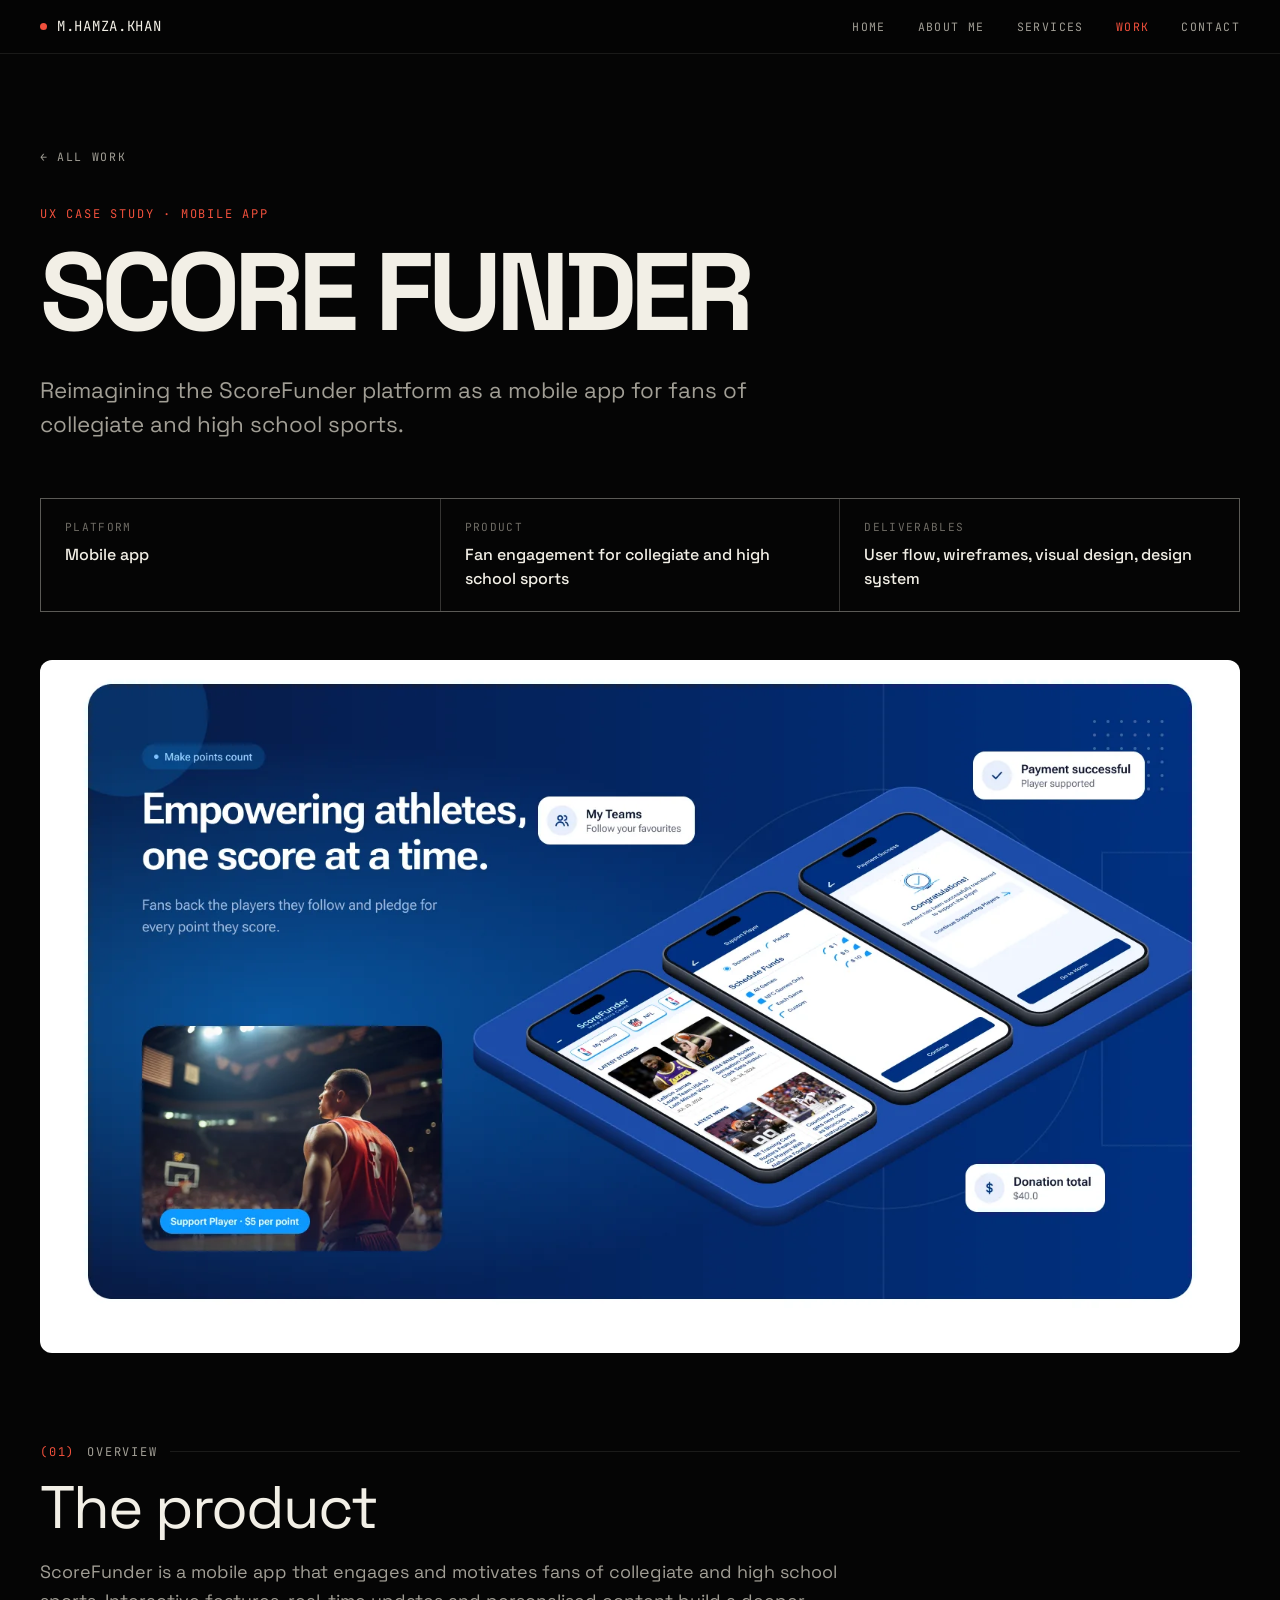
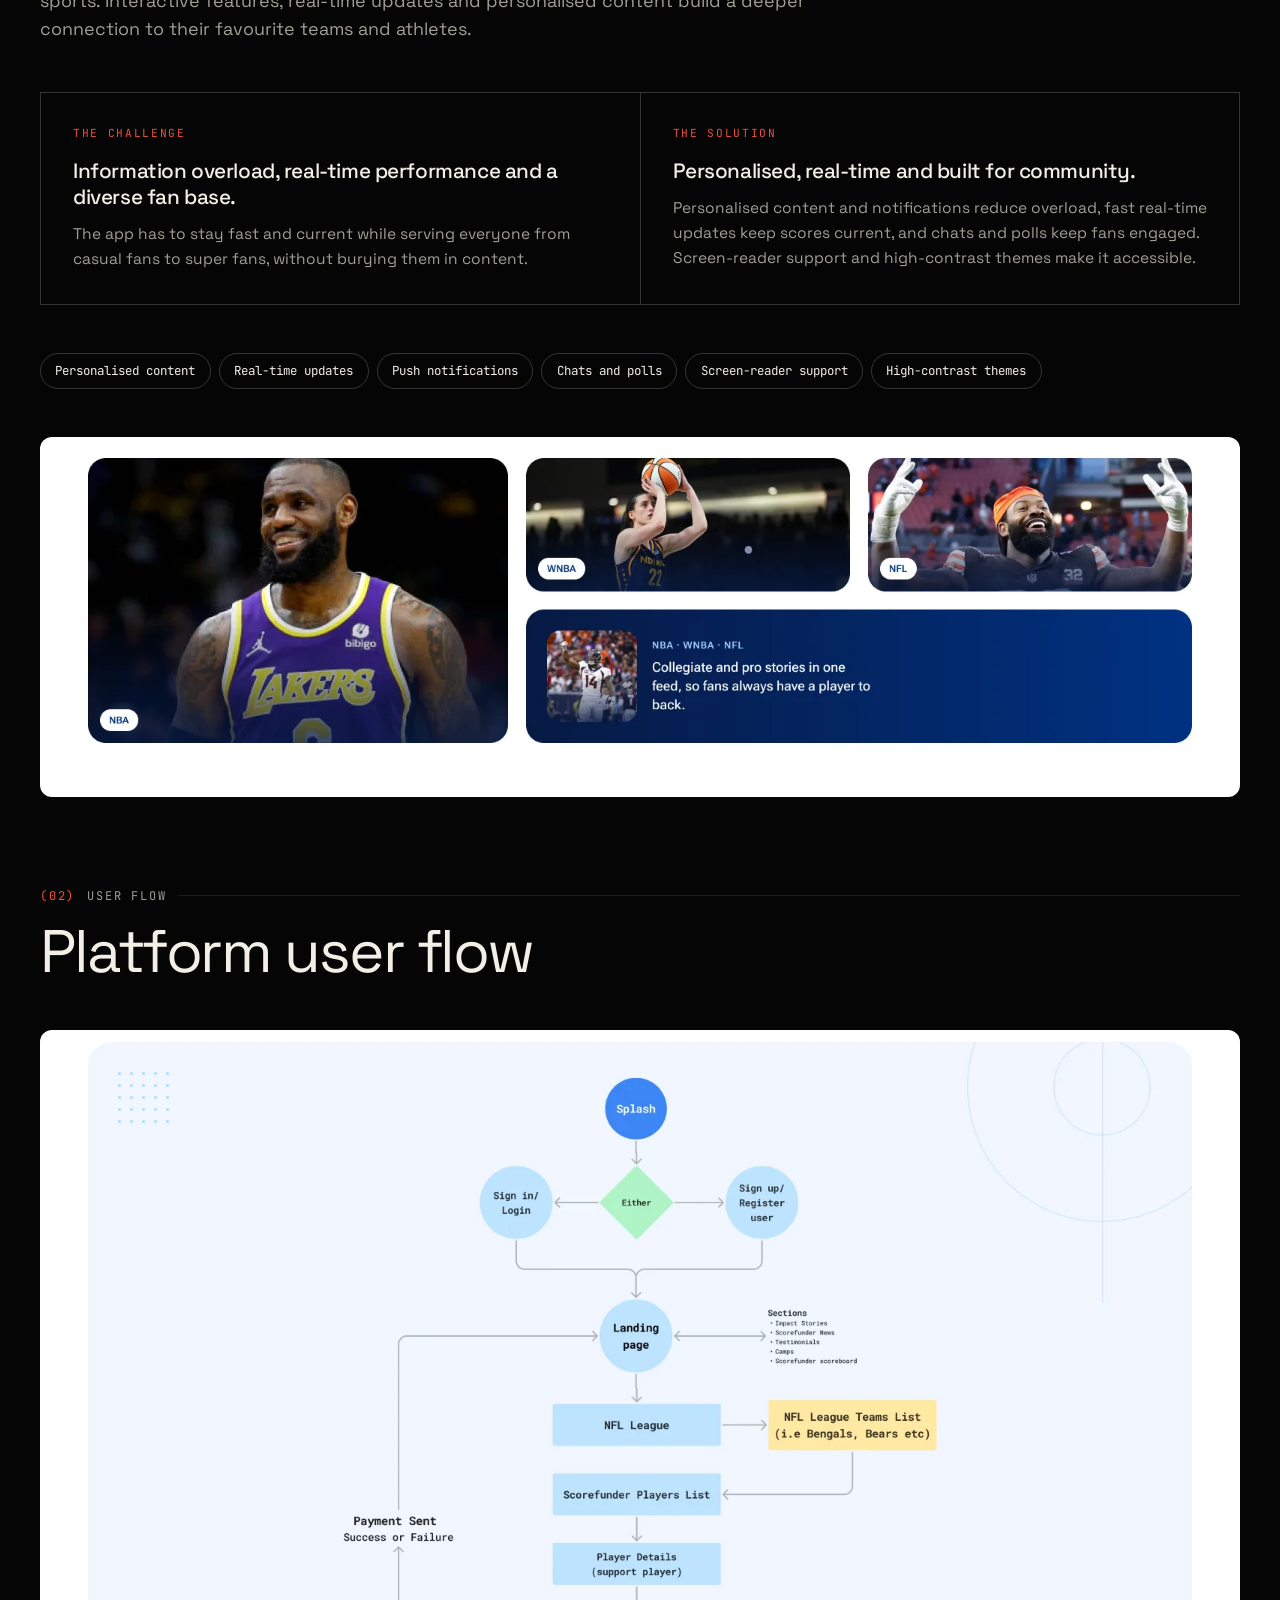
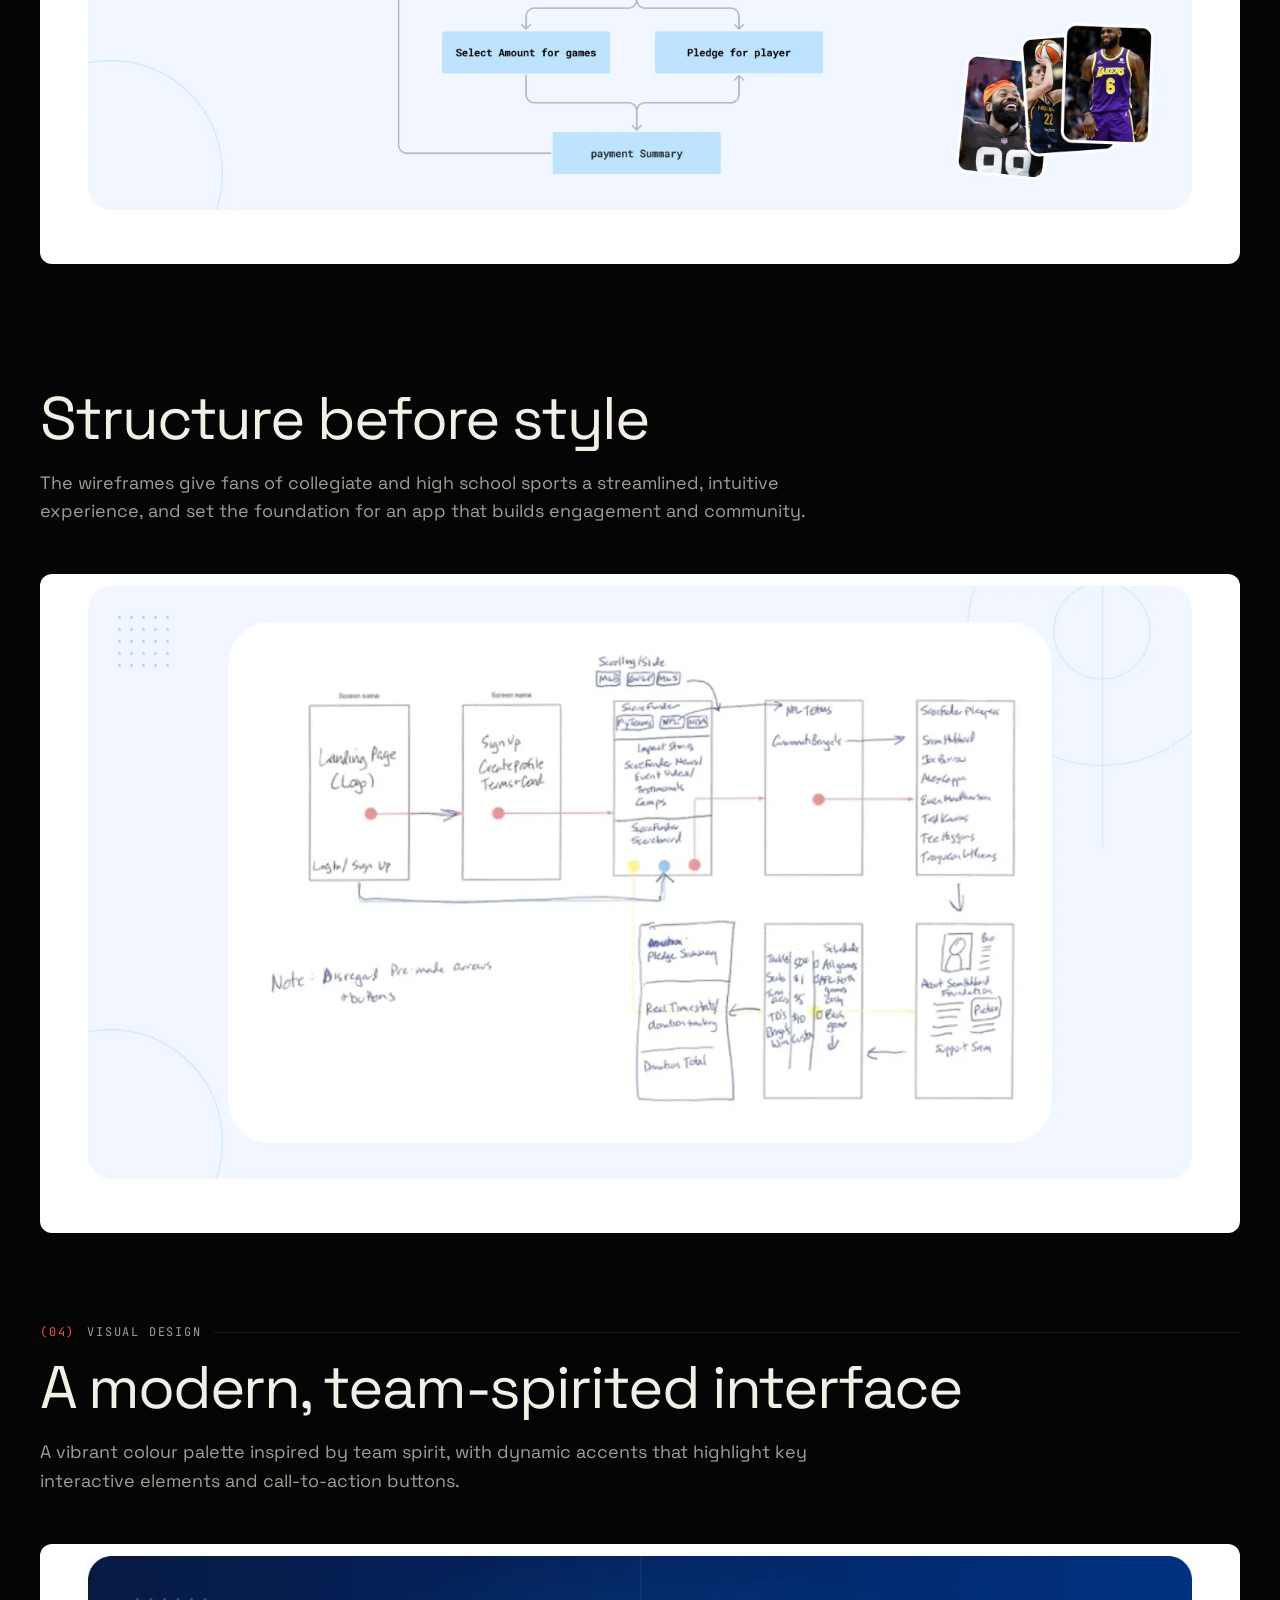
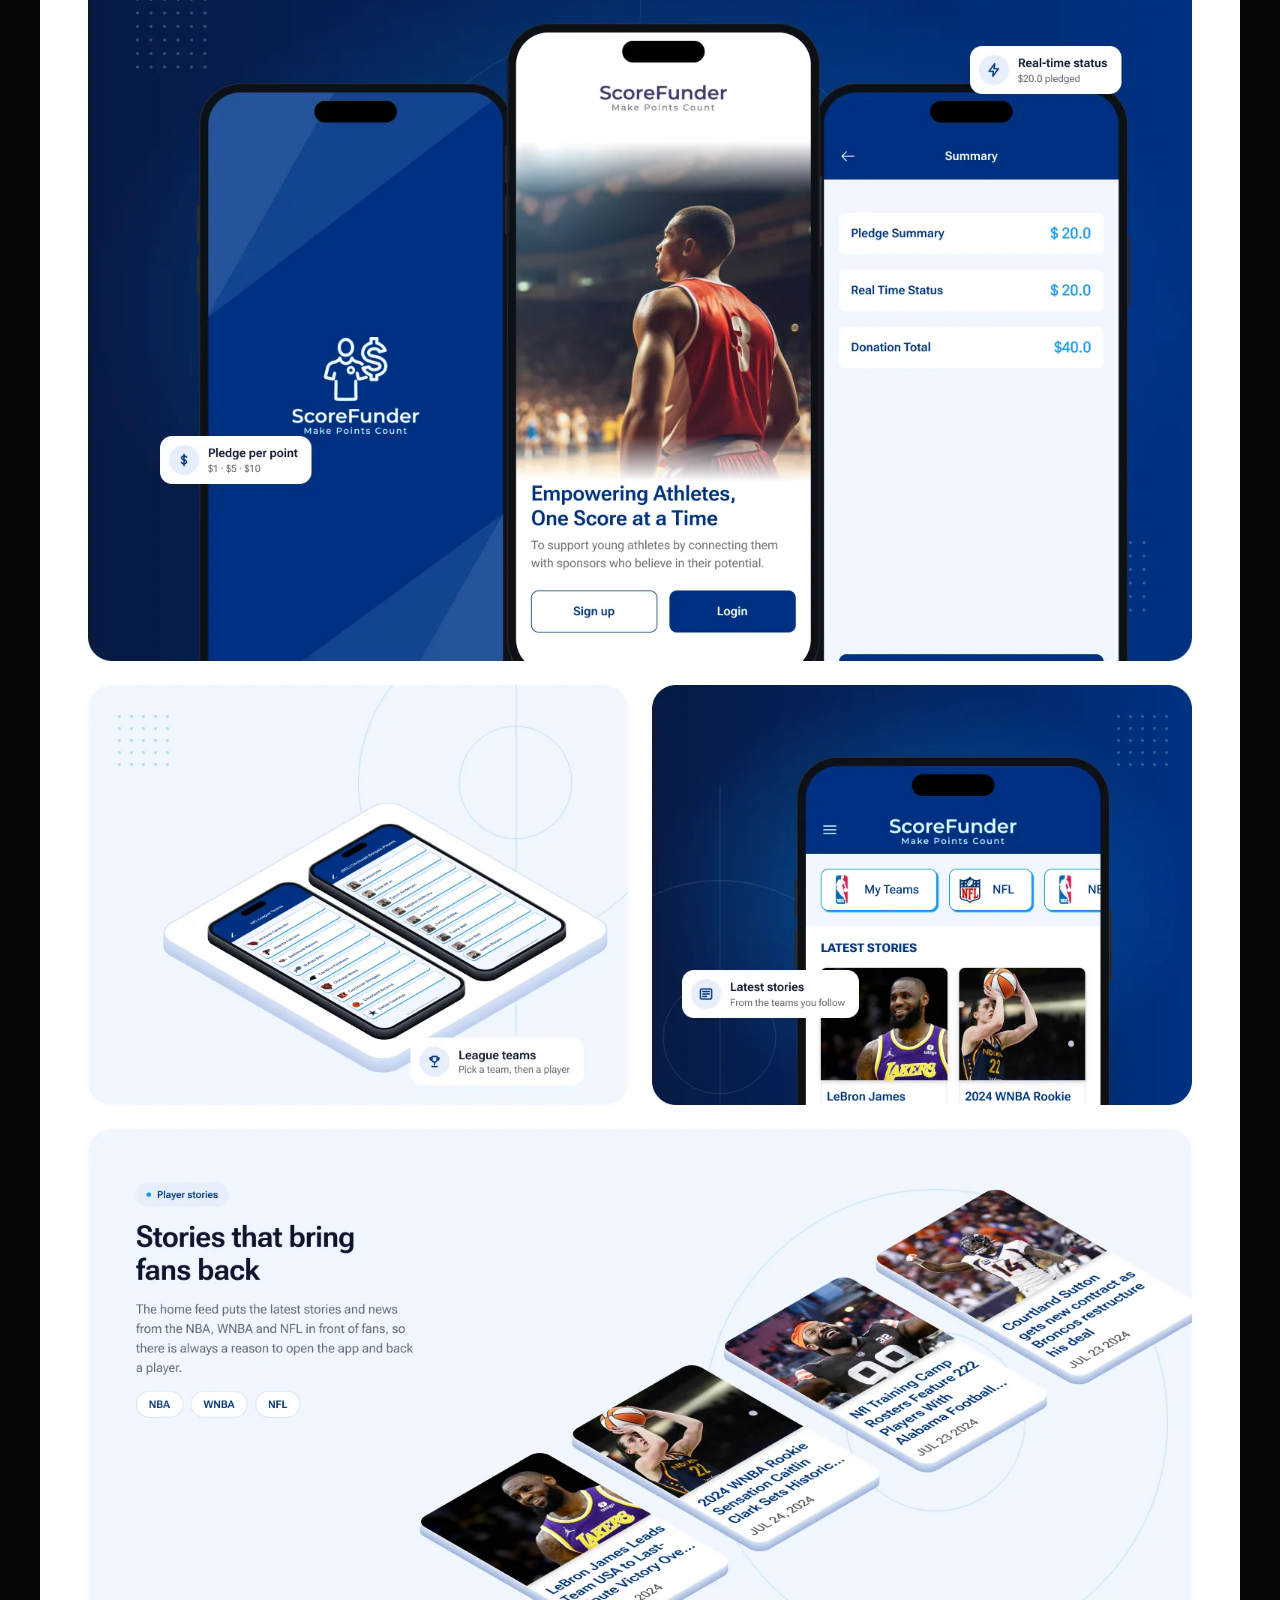
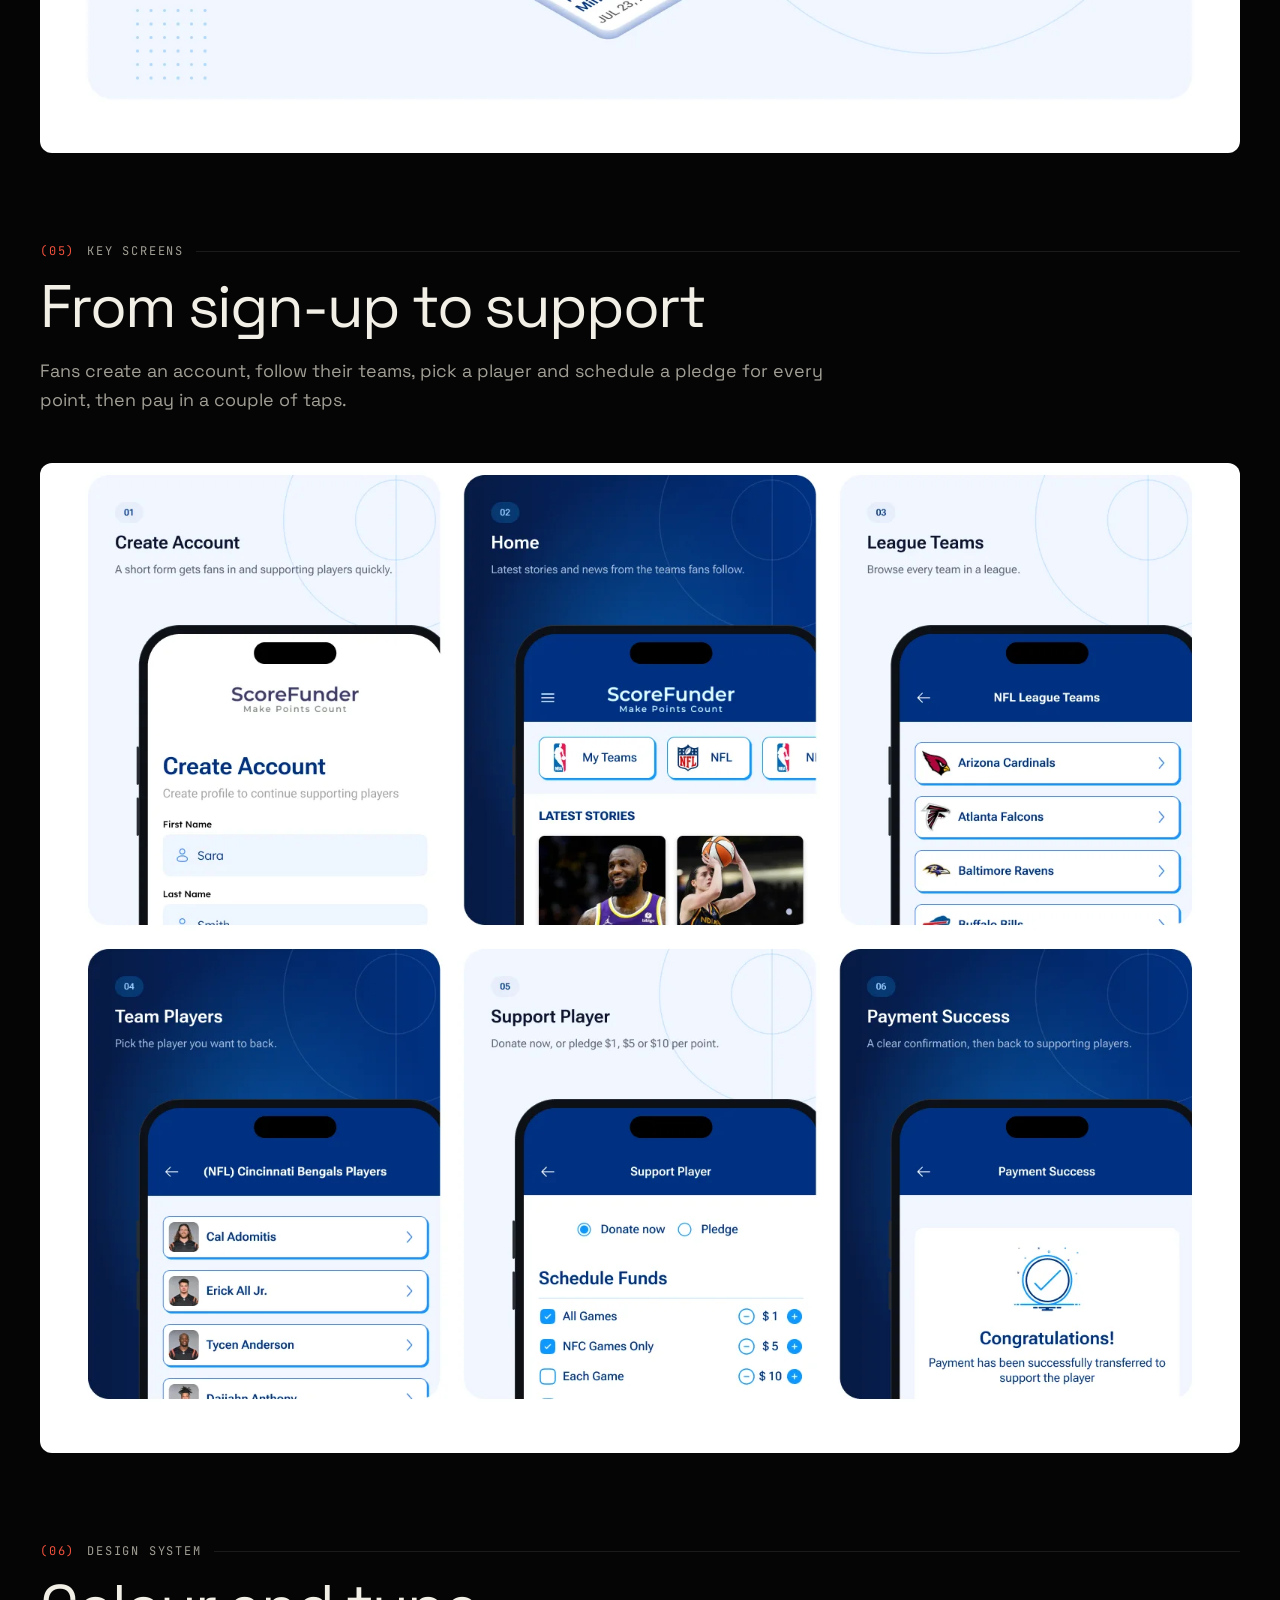
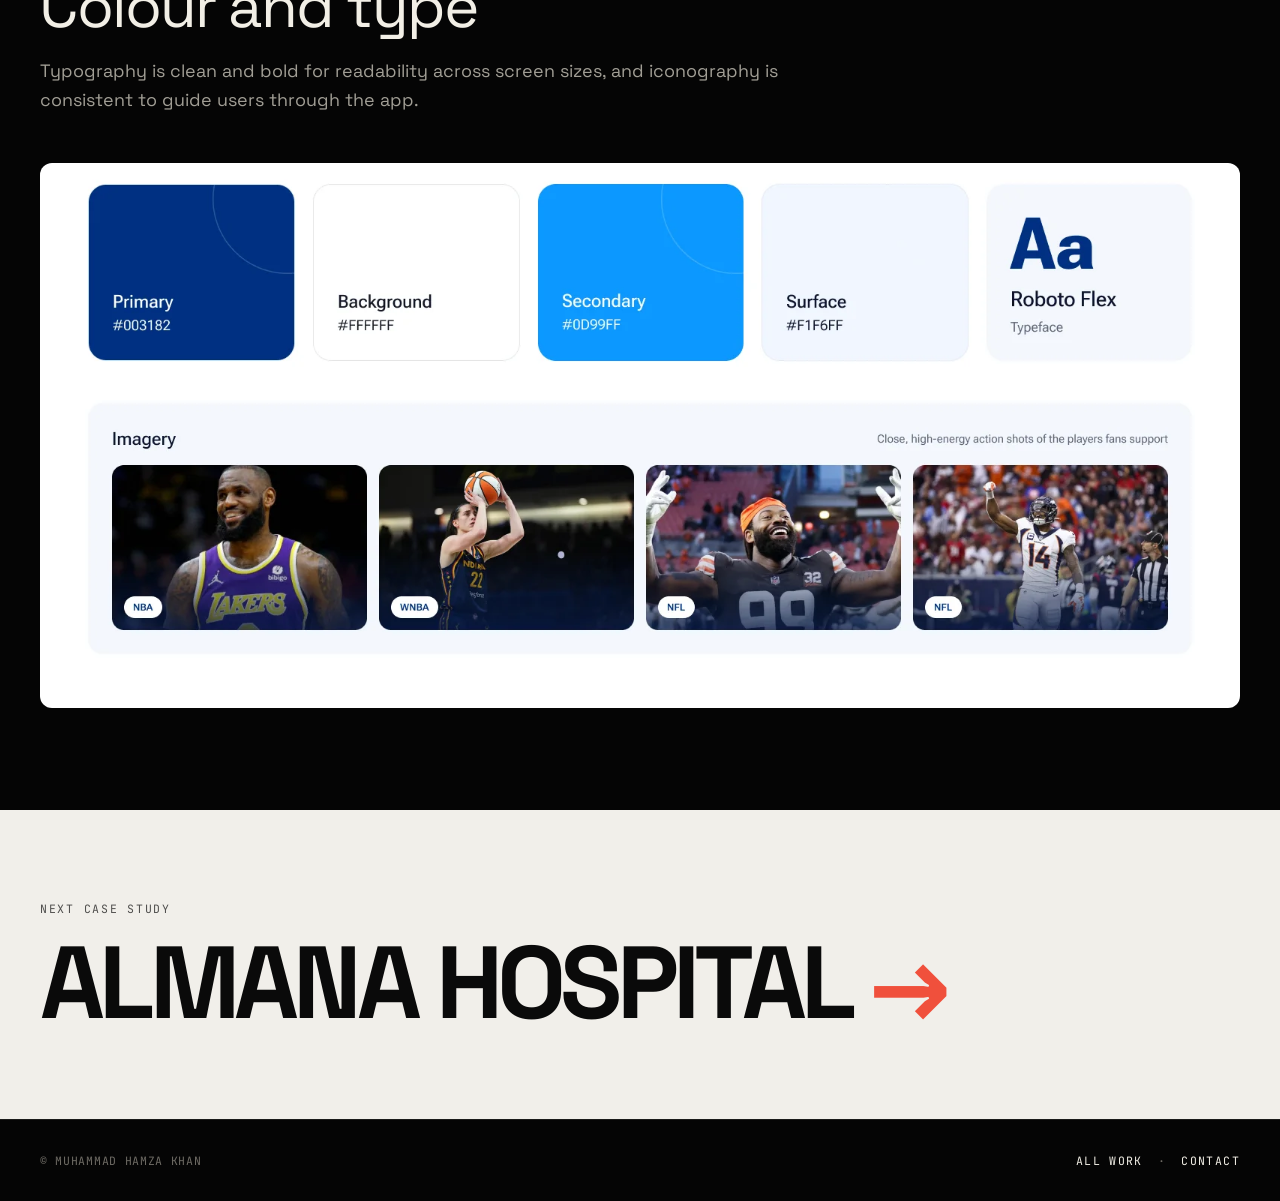
<file: case-studies/score-funder.html>
<!DOCTYPE html>
<html lang="en" class="no-js">
<head>
<meta charset="UTF-8" />
<meta name="theme-color" content="#050505" />
<meta name="viewport" content="width=device-width, initial-scale=1.0" />
<title>Score Funder — Case study — Muhammad Hamza Khan</title>
<meta name="description" content="Reimagining the ScoreFunder platform as a mobile app for fans of collegiate and high school sports." />
<link rel="preconnect" href="https://fonts.googleapis.com" />
<link rel="preconnect" href="https://fonts.gstatic.com" crossorigin />
<link href="https://fonts.googleapis.com/css2?family=Instrument+Serif:ital@0;1&family=JetBrains+Mono:wght@400;500&family=Space+Grotesk:wght@300;400;500;600;700&display=swap" rel="stylesheet" />
<link rel="stylesheet" href="case.css" />
</head>
<body>
<!-- CASE STUDY PAGE — text is plain HTML below; images live in img/score-funder/ -->
<div class="scroll-progress" id="scrollProgress"></div>
<nav class="nav"><div class="nav-inner">
  <a href="../index.html#home" class="nav-logo"><span class="dot"></span> M.HAMZA.KHAN</a>
  <div class="nav-links">
    <a href="../index.html#home" class="opt">Home</a>
    <a href="../index.html#about" class="opt">About Me</a>
    <a href="../index.html#services" class="opt">Services</a>
    <a href="../index.html#work" class="active">Work</a>
    <a href="../index.html#contact">Contact</a>
  </div>
</div></nav>

<main>
<header class="cs-hero"><div class="wrap">
  <a class="back" href="../index.html#work">← All work</a>
  <div class="eyebrow">UX case study · Mobile app</div>
  <h1>Score Funder</h1>
  <p class="cs-sub">Reimagining the ScoreFunder platform as a mobile app for fans of collegiate and high school sports.</p>
  <dl class="facts"><div class="fact"><dt>Platform</dt><dd>Mobile app</dd></div><div class="fact"><dt>Product</dt><dd>Fan engagement for collegiate and high school sports</dd></div><div class="fact"><dt>Deliverables</dt><dd>User flow, wireframes, visual design, design system</dd></div></dl>
</div></header>

<section class="cs-section cs-hero-visual"><figure class="band reveal"><a href="img/score-funder/01.webp" target="_blank" rel="noopener"><img src="img/score-funder/01.webp" width="1600" height="924" alt="Score Funder: Hero" loading="lazy" decoding="async" /></a></figure></section>

<section class="cs-section"><div class="wrap"><div class="section-label reveal"><span class="num">01</span><span>OVERVIEW</span><span class="line"></span></div><h2 class="s-title reveal">The product</h2><p class="s-lead reveal">ScoreFunder is a mobile app that engages and motivates fans of collegiate and high school sports. Interactive features, real-time updates and personalised content build a deeper connection to their favourite teams and athletes.</p></div>
<div class="wrap"><div class="c-grid cols-2"><div class="c-card reveal"><div class="c-label">The challenge</div><h3 class="c-title">Information overload, real-time performance and a diverse fan base.</h3><p class="c-body">The app has to stay fast and current while serving everyone from casual fans to super fans, without burying them in content.</p></div><div class="c-card reveal"><div class="c-label">The solution</div><h3 class="c-title">Personalised, real-time and built for community.</h3><p class="c-body">Personalised content and notifications reduce overload, fast real-time updates keep scores current, and chats and polls keep fans engaged. Screen-reader support and high-contrast themes make it accessible.</p></div></div></div>
<div class="wrap"><ul class="pills reveal"><li>Personalised content</li><li>Real-time updates</li><li>Push notifications</li><li>Chats and polls</li><li>Screen-reader support</li><li>High-contrast themes</li></ul></div>
<figure class="band reveal"><a href="img/score-funder/02.webp" target="_blank" rel="noopener"><img src="img/score-funder/02.webp" width="1600" height="480" alt="Score Funder: Overview" loading="lazy" decoding="async" /></a></figure></section>

<section class="cs-section"><div class="wrap"><div class="section-label reveal"><span class="num">02</span><span>USER FLOW</span><span class="line"></span></div><h2 class="s-title reveal">Platform user flow</h2></div>
<figure class="band reveal"><a href="img/score-funder/03.webp" target="_blank" rel="noopener"><img src="img/score-funder/03.webp" width="1600" height="1112" alt="Score Funder: User flow" loading="lazy" decoding="async" /></a></figure></section>

<section class="cs-section"><div class="wrap"><div class="section-label reveal"><span class="num">03</span><span>WIREFRAMES</span><span class="line"></span></div><h2 class="s-title reveal">Structure before style</h2><p class="s-lead reveal">The wireframes give fans of collegiate and high school sports a streamlined, intuitive experience, and set the foundation for an app that builds engagement and community.</p></div>
<figure class="band reveal"><a href="img/score-funder/04.webp" target="_blank" rel="noopener"><img src="img/score-funder/04.webp" width="1600" height="879" alt="Score Funder: Wireframes" loading="lazy" decoding="async" /></a></figure></section>

<section class="cs-section"><div class="wrap"><div class="section-label reveal"><span class="num">04</span><span>VISUAL DESIGN</span><span class="line"></span></div><h2 class="s-title reveal">A modern, team-spirited interface</h2><p class="s-lead reveal">A vibrant colour palette inspired by team spirit, with dynamic accents that highlight key interactive elements and call-to-action buttons.</p></div>
<figure class="band reveal"><a href="img/score-funder/05.webp" target="_blank" rel="noopener"><img src="img/score-funder/05.webp" width="1600" height="2412" alt="Score Funder: Visual design" loading="lazy" decoding="async" /></a></figure></section>

<section class="cs-section"><div class="wrap"><div class="section-label reveal"><span class="num">05</span><span>KEY SCREENS</span><span class="line"></span></div><h2 class="s-title reveal">From sign-up to support</h2><p class="s-lead reveal">Fans create an account, follow their teams, pick a player and schedule a pledge for every point, then pay in a couple of taps.</p></div>
<figure class="band reveal"><a href="img/score-funder/06.webp" target="_blank" rel="noopener"><img src="img/score-funder/06.webp" width="1600" height="1320" alt="Score Funder: Key screens" loading="lazy" decoding="async" /></a></figure></section>

<section class="cs-section"><div class="wrap"><div class="section-label reveal"><span class="num">06</span><span>DESIGN SYSTEM</span><span class="line"></span></div><h2 class="s-title reveal">Colour and type</h2><p class="s-lead reveal">Typography is clean and bold for readability across screen sizes, and iconography is consistent to guide users through the app.</p></div>
<figure class="band reveal"><a href="img/score-funder/07.webp" target="_blank" rel="noopener"><img src="img/score-funder/07.webp" width="1600" height="727" alt="Score Funder: Design system" loading="lazy" decoding="async" /></a></figure></section>
</main>

<a class="cs-next" href="almana-hospital.html"><div class="wrap">
  <div class="k">Next case study</div>
  <div class="t">Almana Hospital <i>→</i></div>
</div></a>

<footer class="footer"><div class="wrap">
  <div>© MUHAMMAD HAMZA KHAN</div>
  <div><a href="../index.html#work">All work</a> &nbsp;·&nbsp; <a href="../index.html#contact">Contact</a></div>
</div></footer>
<script src="case.js"></script>
</body>
</html>
</file>
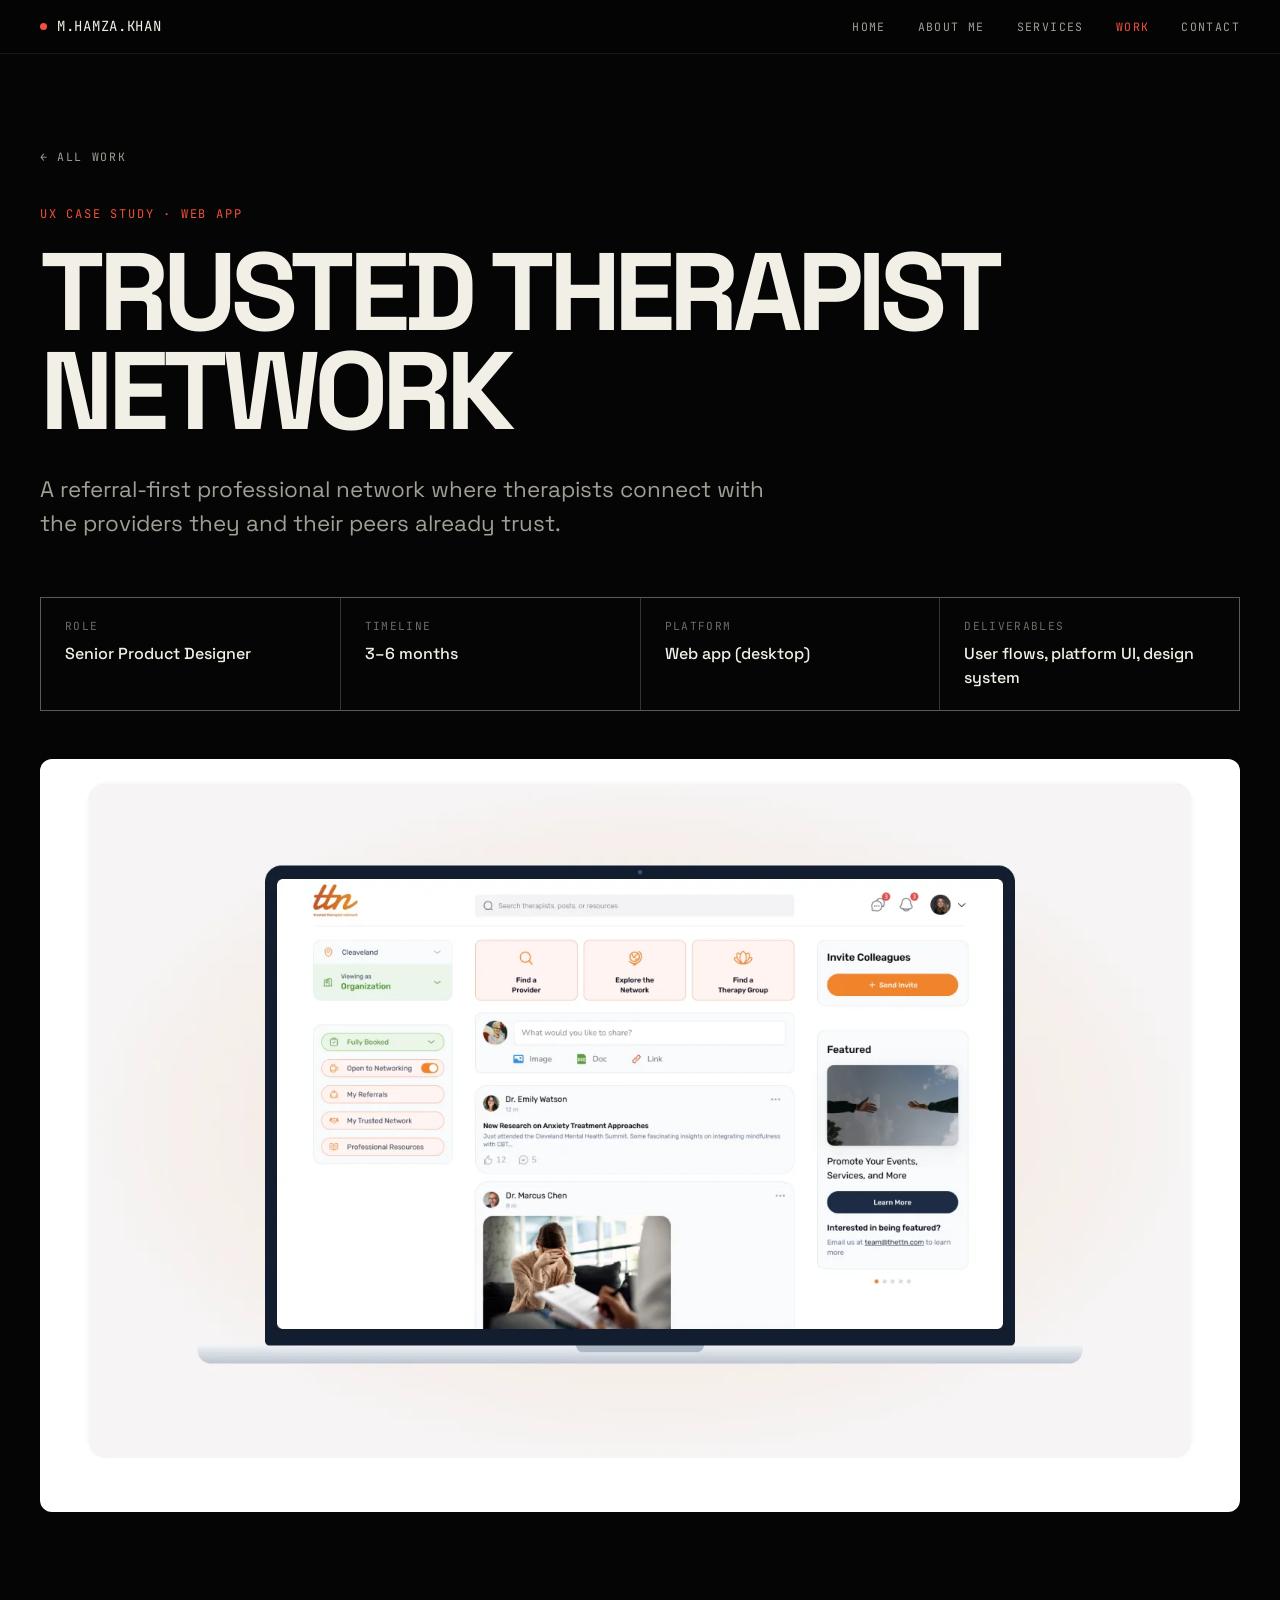
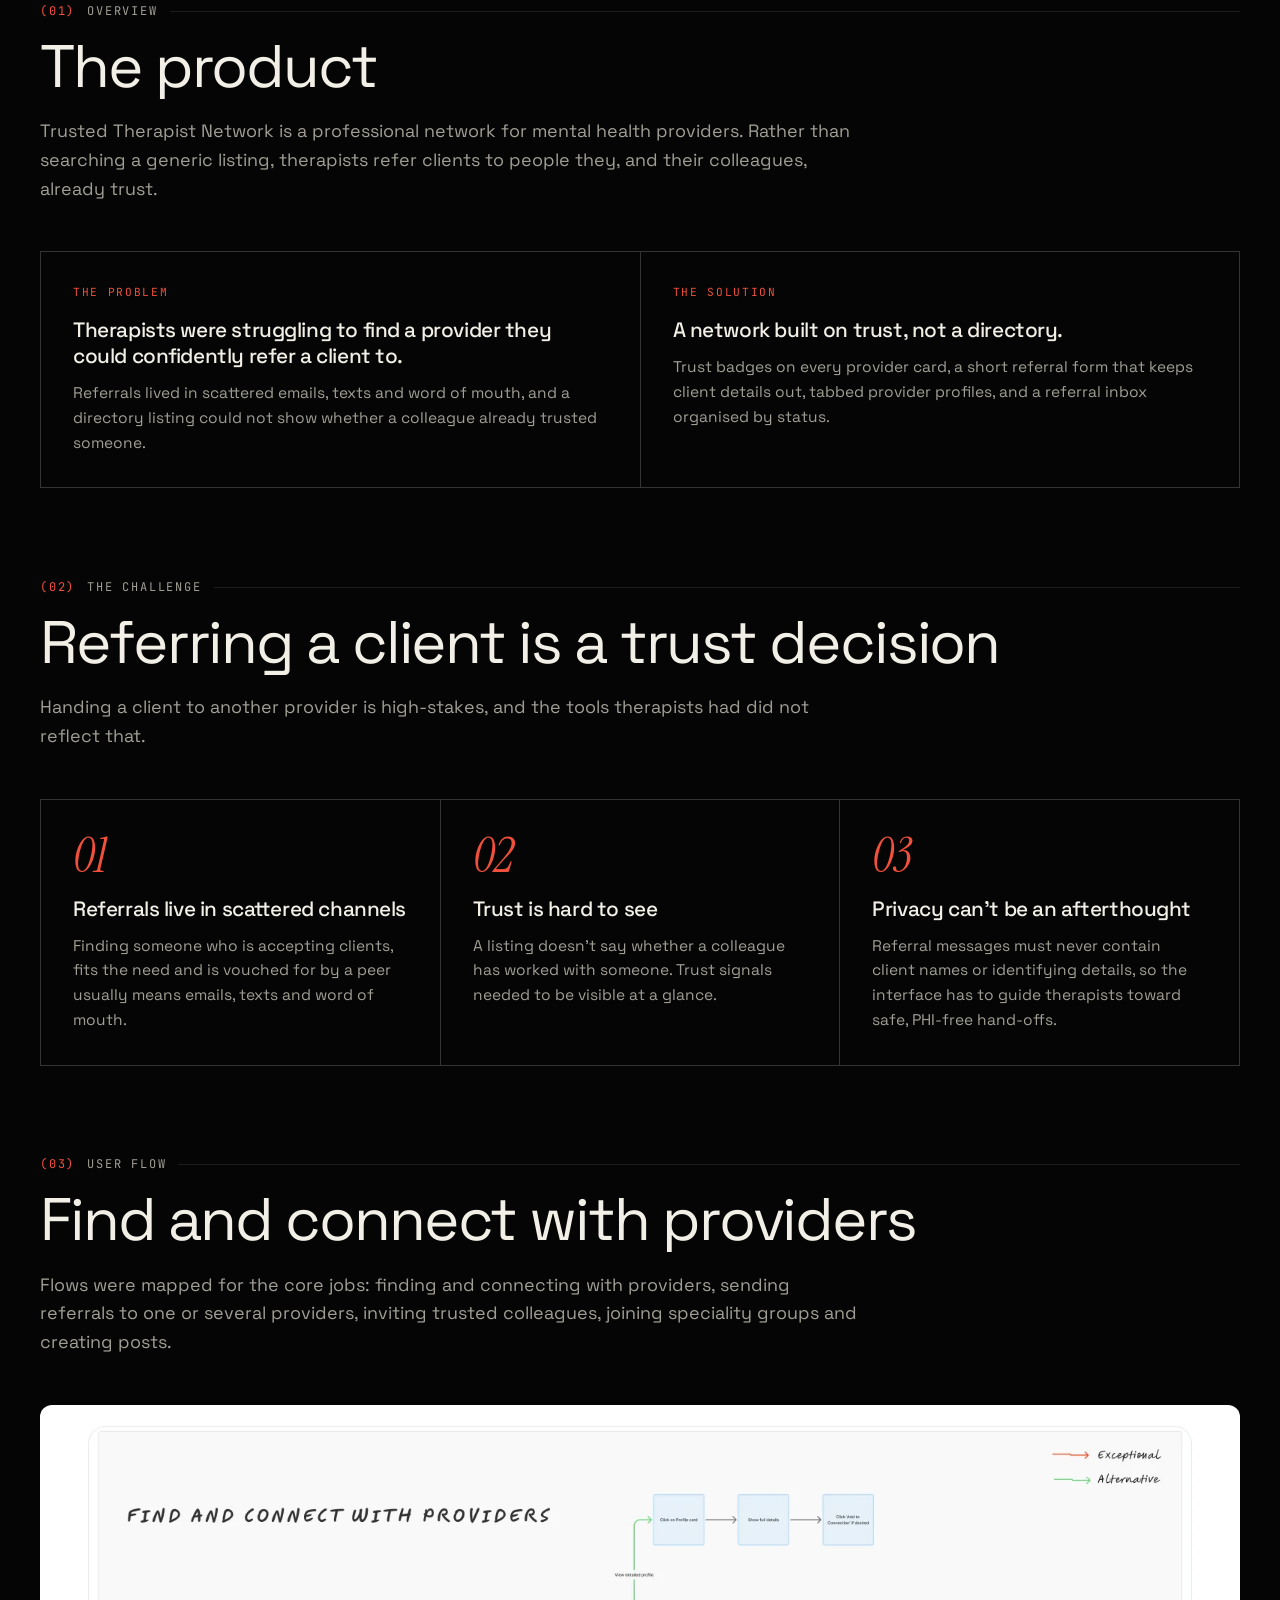
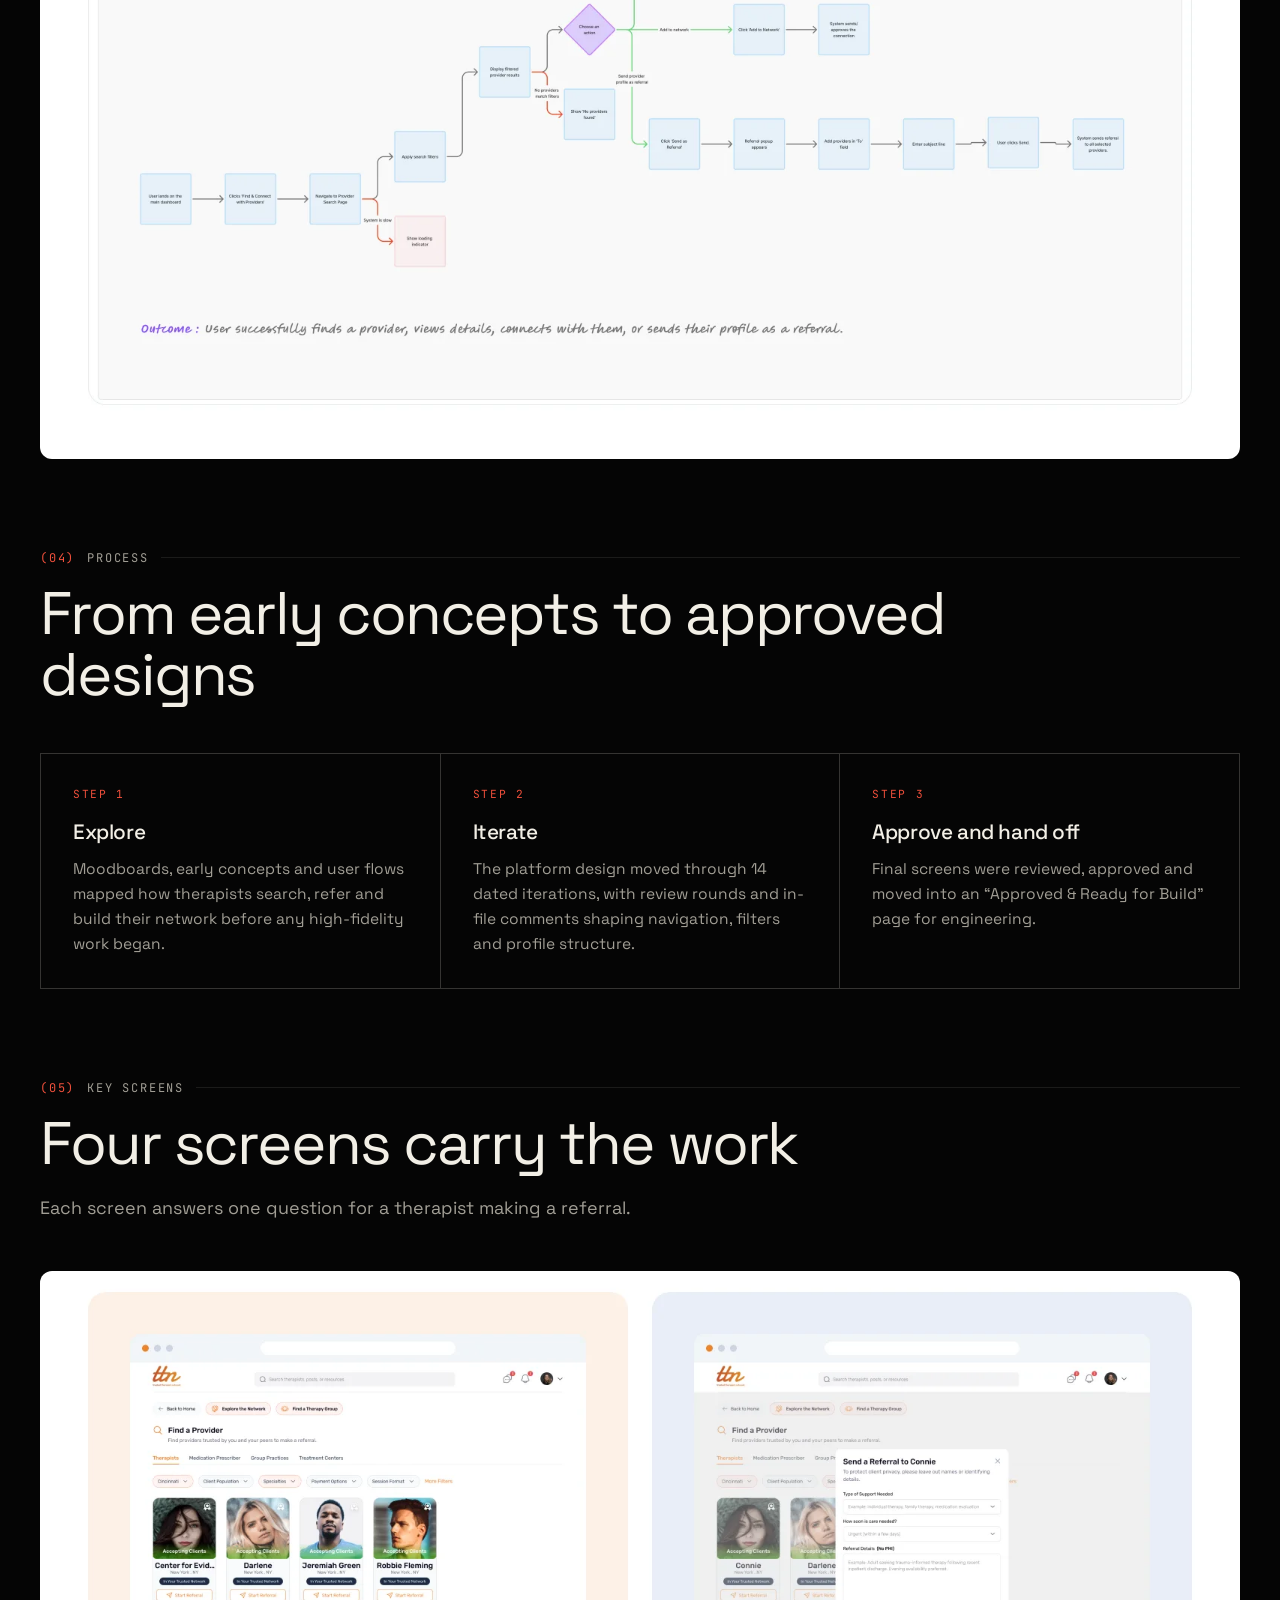
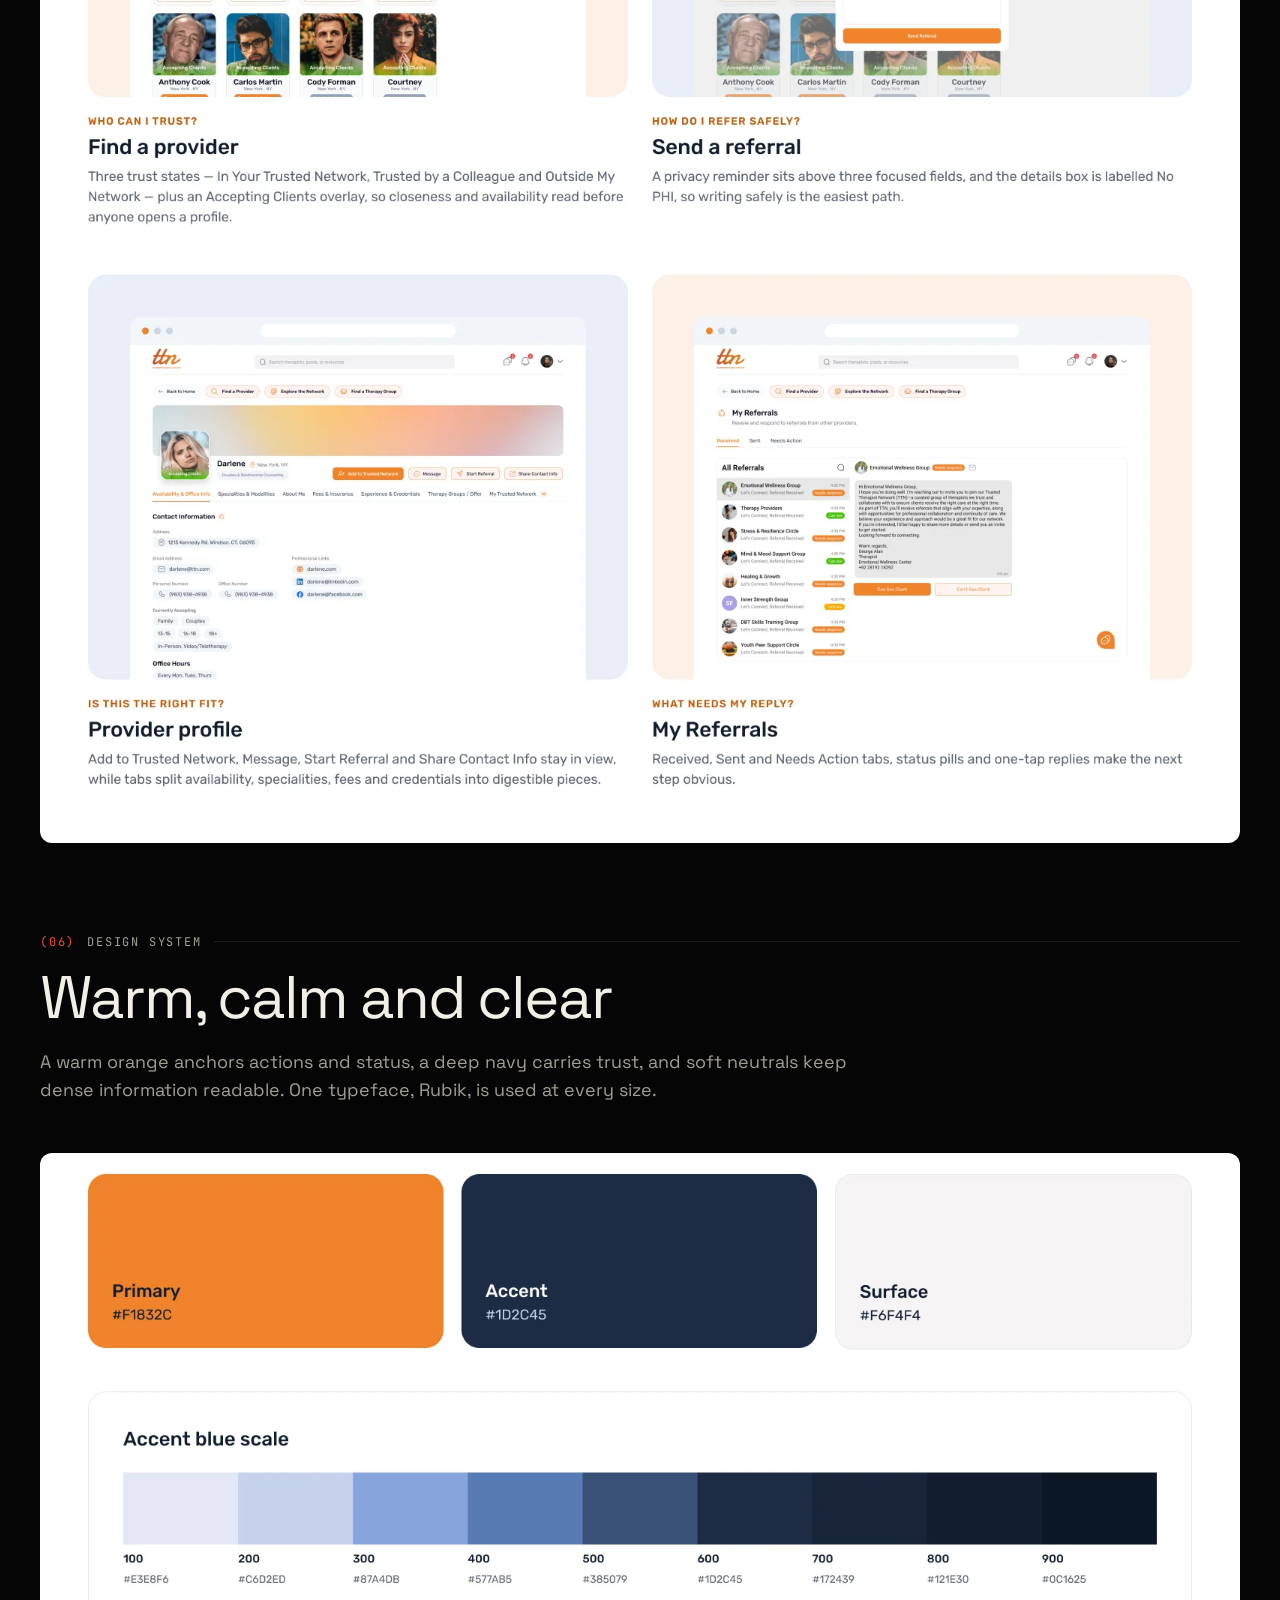
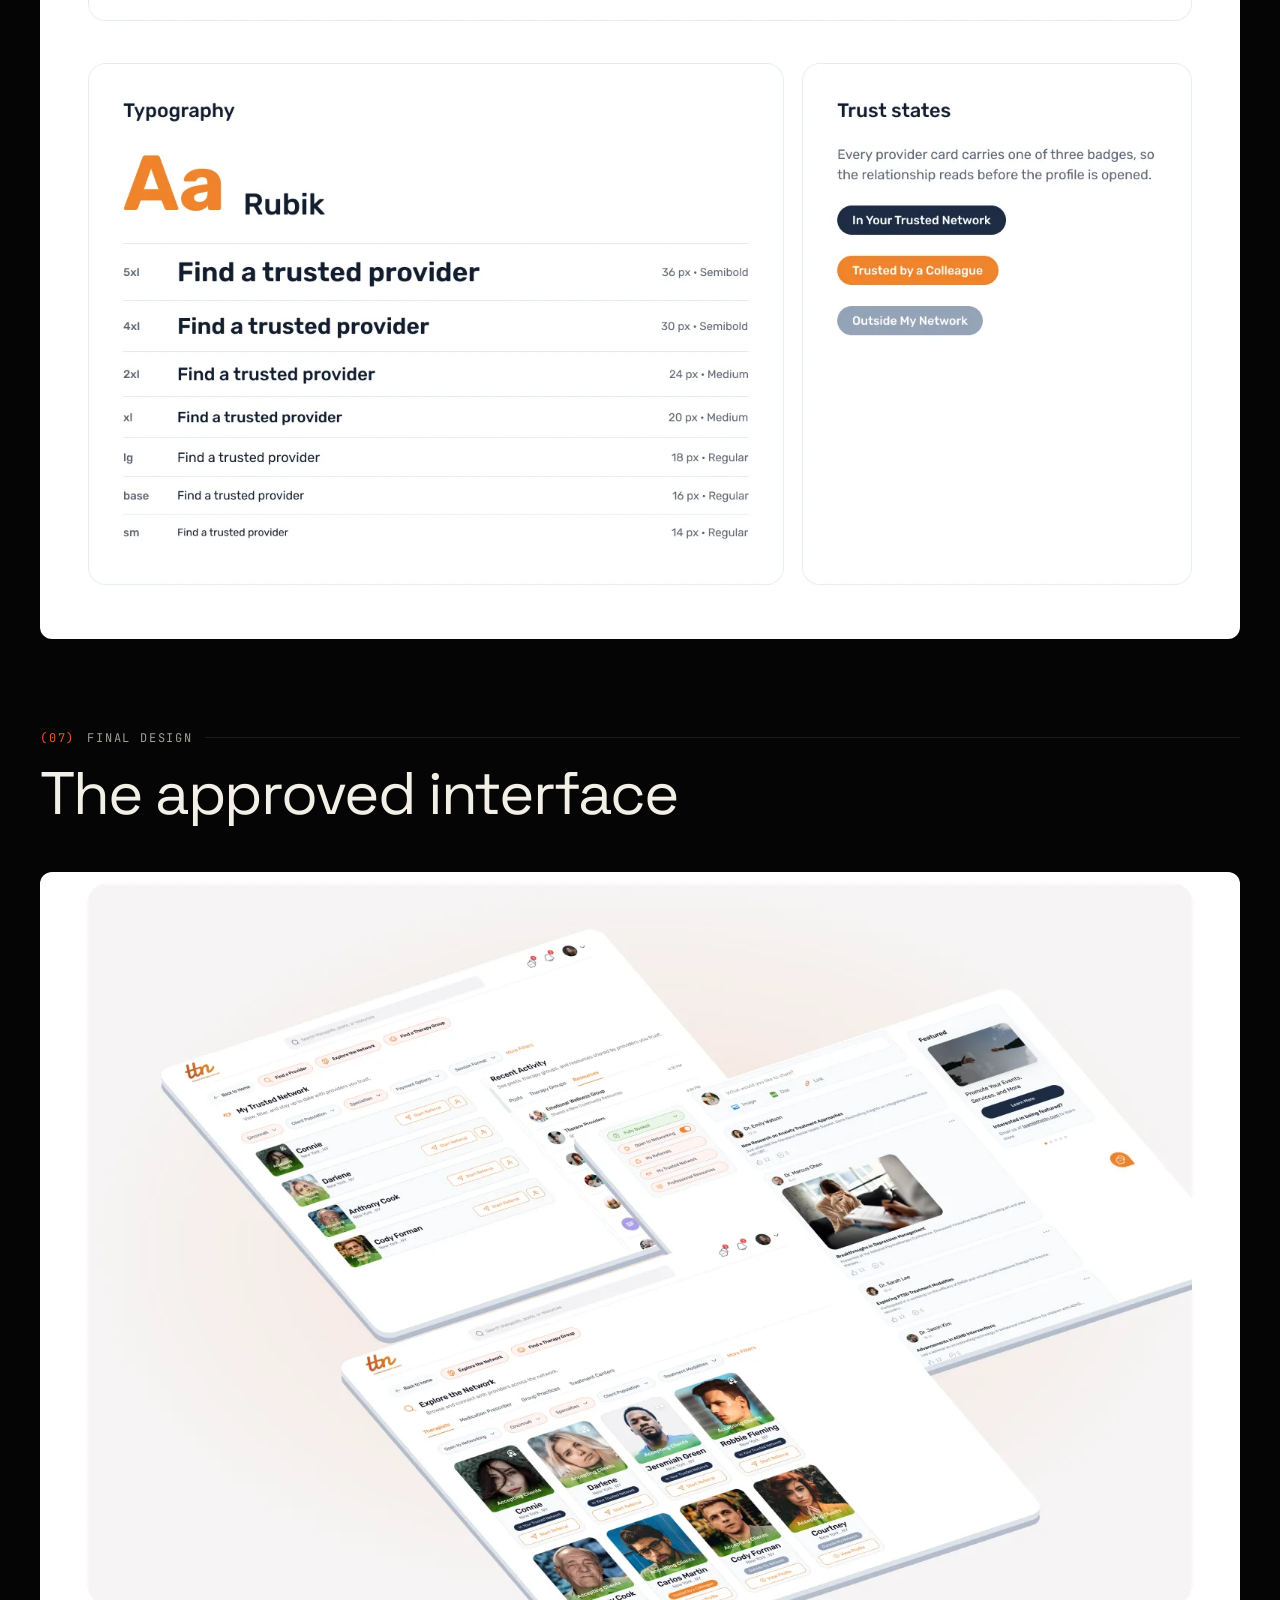
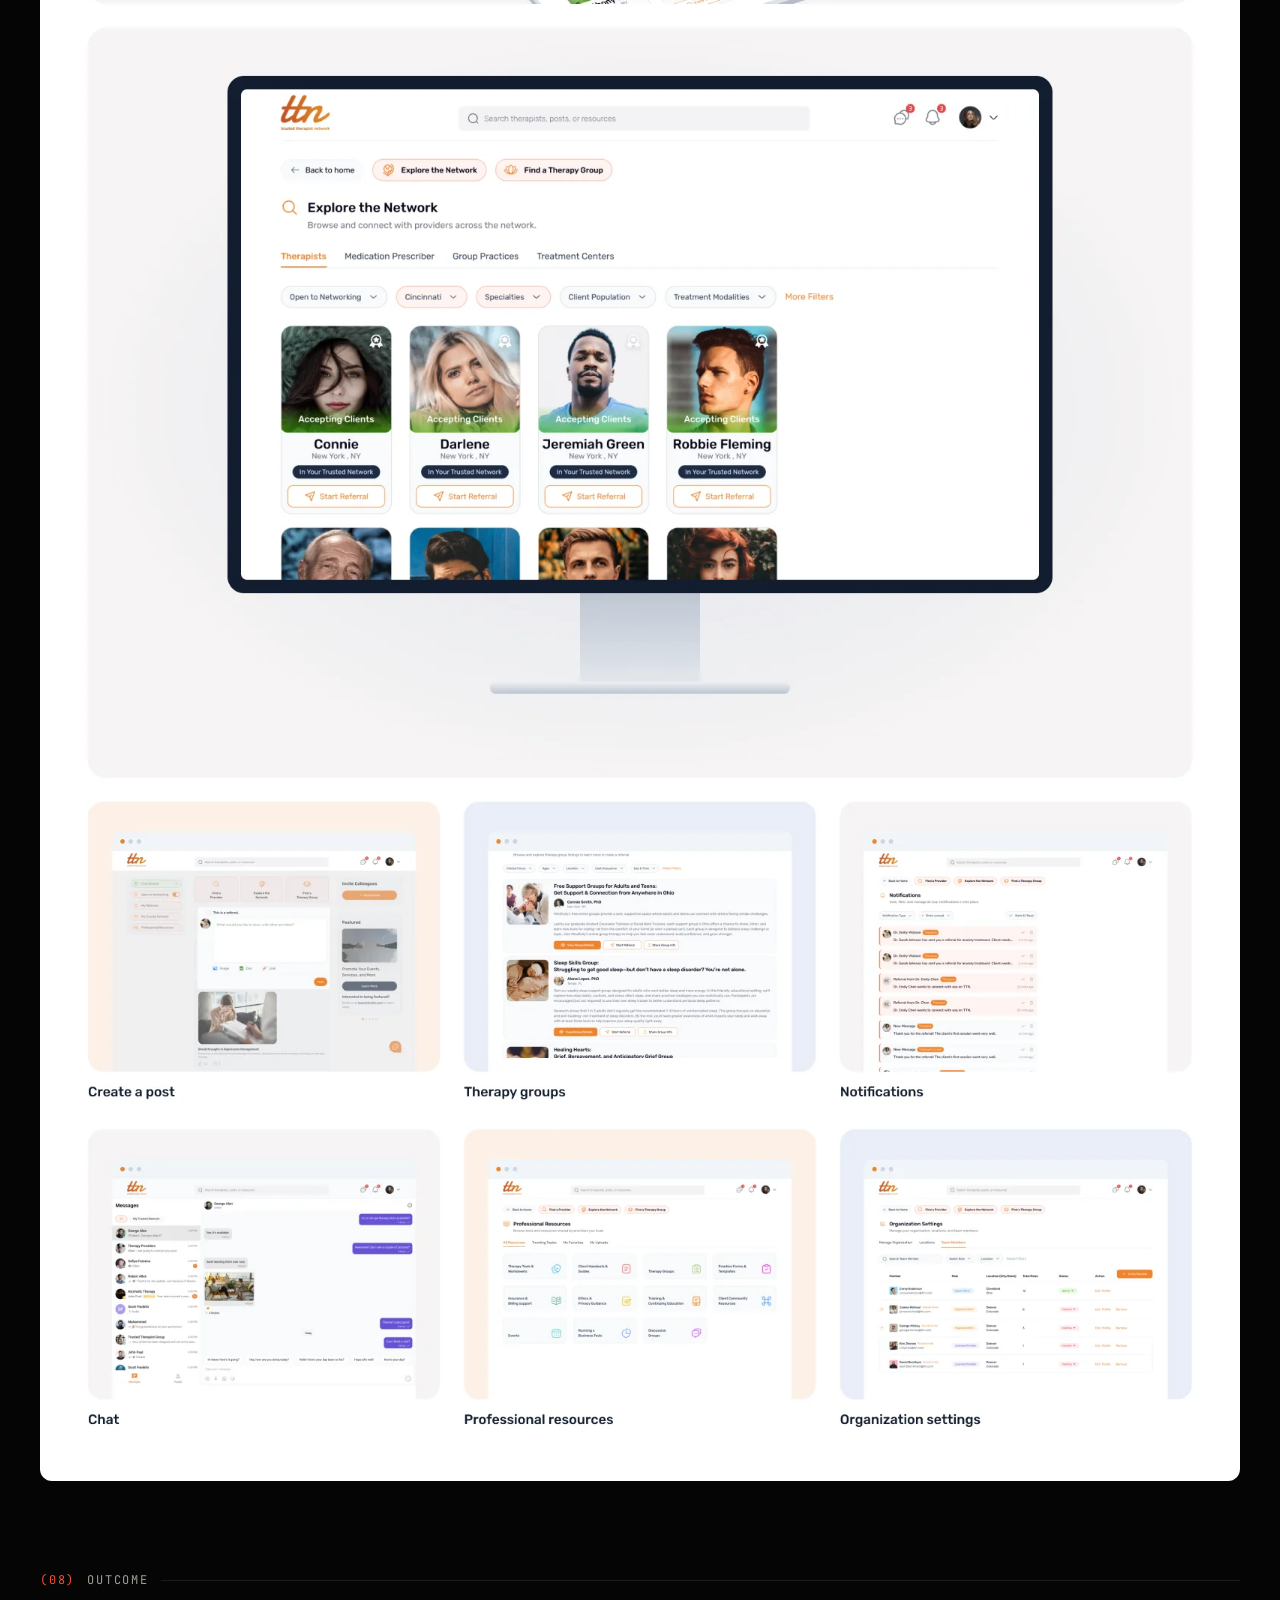
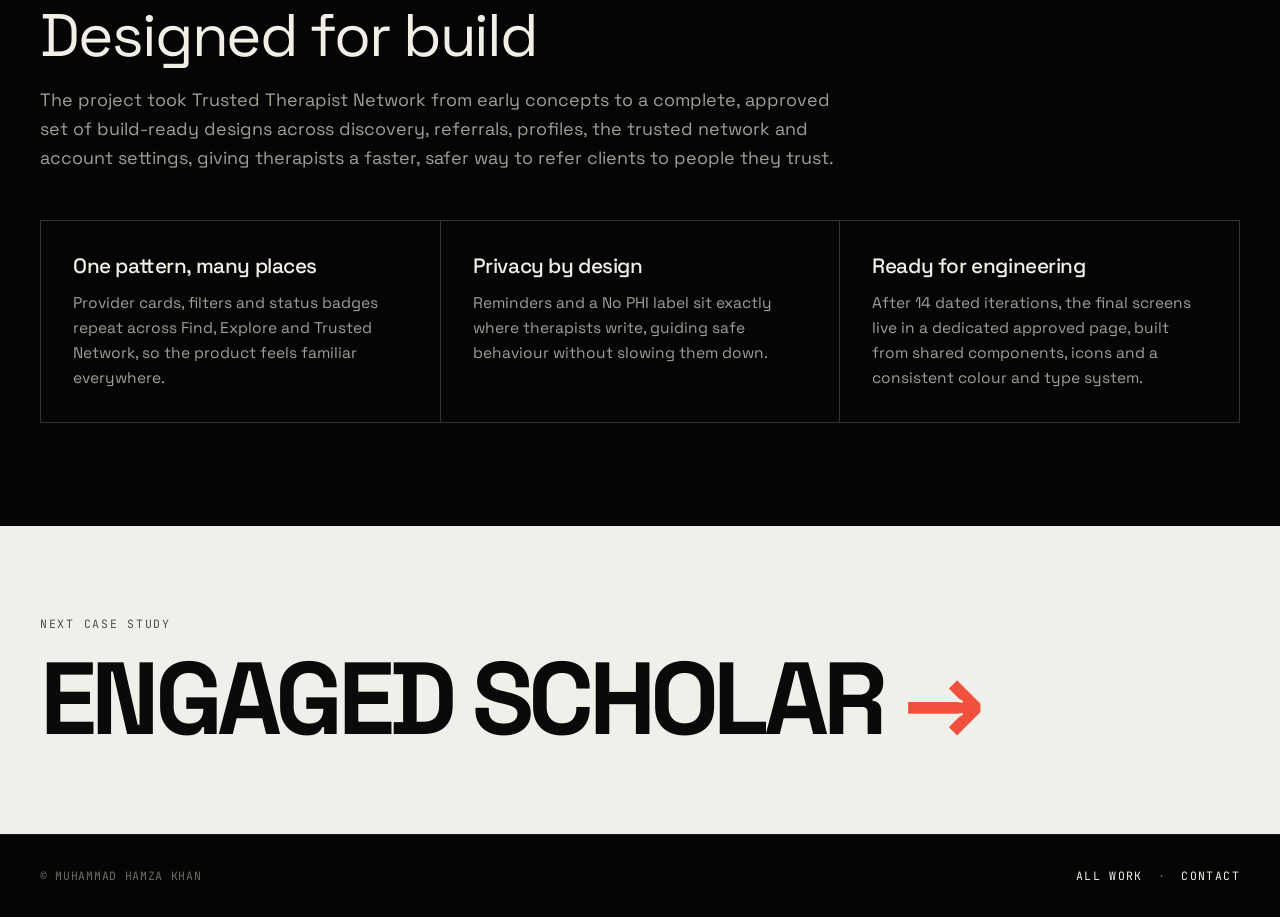
<file: case-studies/trusted-therapist-network.html>
<!DOCTYPE html>
<html lang="en" class="no-js">
<head>
<meta charset="UTF-8" />
<meta name="theme-color" content="#050505" />
<meta name="viewport" content="width=device-width, initial-scale=1.0" />
<title>Trusted Therapist Network — Case study — Muhammad Hamza Khan</title>
<meta name="description" content="A referral-first professional network where therapists connect with the providers they and their peers already trust." />
<link rel="preconnect" href="https://fonts.googleapis.com" />
<link rel="preconnect" href="https://fonts.gstatic.com" crossorigin />
<link href="https://fonts.googleapis.com/css2?family=Instrument+Serif:ital@0;1&family=JetBrains+Mono:wght@400;500&family=Space+Grotesk:wght@300;400;500;600;700&display=swap" rel="stylesheet" />
<link rel="stylesheet" href="case.css" />
</head>
<body>
<!-- CASE STUDY PAGE — text is plain HTML below; images live in img/trusted-therapist-network/ -->
<div class="scroll-progress" id="scrollProgress"></div>
<nav class="nav"><div class="nav-inner">
  <a href="../index.html#home" class="nav-logo"><span class="dot"></span> M.HAMZA.KHAN</a>
  <div class="nav-links">
    <a href="../index.html#home" class="opt">Home</a>
    <a href="../index.html#about" class="opt">About Me</a>
    <a href="../index.html#services" class="opt">Services</a>
    <a href="../index.html#work" class="active">Work</a>
    <a href="../index.html#contact">Contact</a>
  </div>
</div></nav>

<main>
<header class="cs-hero"><div class="wrap">
  <a class="back" href="../index.html#work">← All work</a>
  <div class="eyebrow">UX case study · Web app</div>
  <h1>Trusted Therapist Network</h1>
  <p class="cs-sub">A referral-first professional network where therapists connect with the providers they and their peers already trust.</p>
  <dl class="facts"><div class="fact"><dt>Role</dt><dd>Senior Product Designer</dd></div><div class="fact"><dt>Timeline</dt><dd>3–6 months</dd></div><div class="fact"><dt>Platform</dt><dd>Web app (desktop)</dd></div><div class="fact"><dt>Deliverables</dt><dd>User flows, platform UI, design system</dd></div></dl>
</div></header>

<section class="cs-section cs-hero-visual"><figure class="band reveal"><a href="img/trusted-therapist-network/01.webp" target="_blank" rel="noopener"><img src="img/trusted-therapist-network/01.webp" width="1600" height="1004" alt="Trusted Therapist Network: Hero" loading="lazy" decoding="async" /></a></figure></section>

<section class="cs-section"><div class="wrap"><div class="section-label reveal"><span class="num">01</span><span>OVERVIEW</span><span class="line"></span></div><h2 class="s-title reveal">The product</h2><p class="s-lead reveal">Trusted Therapist Network is a professional network for mental health providers. Rather than searching a generic listing, therapists refer clients to people they, and their colleagues, already trust.</p></div>
<div class="wrap"><div class="c-grid cols-2"><div class="c-card reveal"><div class="c-label">The problem</div><h3 class="c-title">Therapists were struggling to find a provider they could confidently refer a client to.</h3><p class="c-body">Referrals lived in scattered emails, texts and word of mouth, and a directory listing could not show whether a colleague already trusted someone.</p></div><div class="c-card reveal"><div class="c-label">The solution</div><h3 class="c-title">A network built on trust, not a directory.</h3><p class="c-body">Trust badges on every provider card, a short referral form that keeps client details out, tabbed provider profiles, and a referral inbox organised by status.</p></div></div></div></section>

<section class="cs-section"><div class="wrap"><div class="section-label reveal"><span class="num">02</span><span>THE CHALLENGE</span><span class="line"></span></div><h2 class="s-title reveal">Referring a client is a trust decision</h2><p class="s-lead reveal">Handing a client to another provider is high-stakes, and the tools therapists had did not reflect that.</p></div>
<div class="wrap"><div class="c-grid cols-3"><div class="c-card reveal"><div class="c-num">01</div><h3 class="c-title">Referrals live in scattered channels</h3><p class="c-body">Finding someone who is accepting clients, fits the need and is vouched for by a peer usually means emails, texts and word of mouth.</p></div><div class="c-card reveal"><div class="c-num">02</div><h3 class="c-title">Trust is hard to see</h3><p class="c-body">A listing doesn’t say whether a colleague has worked with someone. Trust signals needed to be visible at a glance.</p></div><div class="c-card reveal"><div class="c-num">03</div><h3 class="c-title">Privacy can’t be an afterthought</h3><p class="c-body">Referral messages must never contain client names or identifying details, so the interface has to guide therapists toward safe, PHI-free hand-offs.</p></div></div></div></section>

<section class="cs-section"><div class="wrap"><div class="section-label reveal"><span class="num">03</span><span>USER FLOW</span><span class="line"></span></div><h2 class="s-title reveal">Find and connect with providers</h2><p class="s-lead reveal">Flows were mapped for the core jobs: finding and connecting with providers, sending referrals to one or several providers, inviting trusted colleagues, joining speciality groups and creating posts.</p></div>
<figure class="band reveal"><a href="img/trusted-therapist-network/02.webp" target="_blank" rel="noopener"><img src="img/trusted-therapist-network/02.webp" width="1600" height="873" alt="Trusted Therapist Network: User flow" loading="lazy" decoding="async" /></a></figure></section>

<section class="cs-section"><div class="wrap"><div class="section-label reveal"><span class="num">04</span><span>PROCESS</span><span class="line"></span></div><h2 class="s-title reveal">From early concepts to approved designs</h2></div>
<div class="wrap"><div class="c-grid cols-3"><div class="c-card reveal"><div class="c-label">Step 1</div><h3 class="c-title">Explore</h3><p class="c-body">Moodboards, early concepts and user flows mapped how therapists search, refer and build their network before any high-fidelity work began.</p></div><div class="c-card reveal"><div class="c-label">Step 2</div><h3 class="c-title">Iterate</h3><p class="c-body">The platform design moved through 14 dated iterations, with review rounds and in-file comments shaping navigation, filters and profile structure.</p></div><div class="c-card reveal"><div class="c-label">Step 3</div><h3 class="c-title">Approve and hand off</h3><p class="c-body">Final screens were reviewed, approved and moved into an “Approved &amp; Ready for Build” page for engineering.</p></div></div></div></section>

<section class="cs-section"><div class="wrap"><div class="section-label reveal"><span class="num">05</span><span>KEY SCREENS</span><span class="line"></span></div><h2 class="s-title reveal">Four screens carry the work</h2><p class="s-lead reveal">Each screen answers one question for a therapist making a referral.</p></div>
<figure class="band reveal"><a href="img/trusted-therapist-network/03.webp" target="_blank" rel="noopener"><img src="img/trusted-therapist-network/03.webp" width="1600" height="1563" alt="Trusted Therapist Network: Key screens" loading="lazy" decoding="async" /></a></figure></section>

<section class="cs-section"><div class="wrap"><div class="section-label reveal"><span class="num">06</span><span>DESIGN SYSTEM</span><span class="line"></span></div><h2 class="s-title reveal">Warm, calm and clear</h2><p class="s-lead reveal">A warm orange anchors actions and status, a deep navy carries trust, and soft neutrals keep dense information readable. One typeface, Rubik, is used at every size.</p></div>
<figure class="band reveal"><a href="img/trusted-therapist-network/04.webp" target="_blank" rel="noopener"><img src="img/trusted-therapist-network/04.webp" width="1600" height="1448" alt="Trusted Therapist Network: Design system" loading="lazy" decoding="async" /></a></figure></section>

<section class="cs-section"><div class="wrap"><div class="section-label reveal"><span class="num">07</span><span>FINAL DESIGN</span><span class="line"></span></div><h2 class="s-title reveal">The approved interface</h2></div>
<figure class="band reveal"><a href="img/trusted-therapist-network/05.webp" target="_blank" rel="noopener"><img src="img/trusted-therapist-network/05.webp" width="1600" height="2946" alt="Trusted Therapist Network: Final design" loading="lazy" decoding="async" /></a></figure></section>

<section class="cs-section"><div class="wrap"><div class="section-label reveal"><span class="num">08</span><span>OUTCOME</span><span class="line"></span></div><h2 class="s-title reveal">Designed for build</h2><p class="s-lead reveal">The project took Trusted Therapist Network from early concepts to a complete, approved set of build-ready designs across discovery, referrals, profiles, the trusted network and account settings, giving therapists a faster, safer way to refer clients to people they trust.</p></div>
<div class="wrap"><div class="c-grid cols-3"><div class="c-card reveal"><h3 class="c-title">One pattern, many places</h3><p class="c-body">Provider cards, filters and status badges repeat across Find, Explore and Trusted Network, so the product feels familiar everywhere.</p></div><div class="c-card reveal"><h3 class="c-title">Privacy by design</h3><p class="c-body">Reminders and a No PHI label sit exactly where therapists write, guiding safe behaviour without slowing them down.</p></div><div class="c-card reveal"><h3 class="c-title">Ready for engineering</h3><p class="c-body">After 14 dated iterations, the final screens live in a dedicated approved page, built from shared components, icons and a consistent colour and type system.</p></div></div></div></section>
</main>

<a class="cs-next" href="engaged-scholar.html"><div class="wrap">
  <div class="k">Next case study</div>
  <div class="t">Engaged Scholar <i>→</i></div>
</div></a>

<footer class="footer"><div class="wrap">
  <div>© MUHAMMAD HAMZA KHAN</div>
  <div><a href="../index.html#work">All work</a> &nbsp;·&nbsp; <a href="../index.html#contact">Contact</a></div>
</div></footer>
<script src="case.js"></script>
</body>
</html>
</file>
<file: case-studies/case.css>
/* Case study pages — shares the portfolio's type, colour and motion */
:root{--bg:#050505;--bg-elev:#101010;--border:rgba(242,239,230,.09);--border-strong:rgba(242,239,230,.2);--text:#F2EFE6;--text-muted:#A19E95;--text-dim:#6F6C65;--accent:#F0503C;
--font-sans:'Space Grotesk',-apple-system,sans-serif;--font-mono:'JetBrains Mono',ui-monospace,monospace;--font-serif:'Instrument Serif',Georgia,serif;--max:1440px;--gutter:clamp(1.25rem,4vw,2.5rem)}
*{box-sizing:border-box;margin:0;padding:0}html{scroll-behavior:smooth}
body{background:var(--bg);color:var(--text);font-family:var(--font-sans);font-size:16px;line-height:1.5;-webkit-font-smoothing:antialiased;overflow-x:hidden}
::selection{background:var(--accent);color:#fff}a{color:inherit;text-decoration:none}img{max-width:100%;height:auto;display:block}
.wrap{max-width:var(--max);margin:0 auto;padding:0 var(--gutter)}
.scroll-progress{position:fixed;top:0;left:0;height:2px;background:var(--accent);width:0;z-index:120}
.nav{position:fixed;top:0;left:0;right:0;z-index:100;backdrop-filter:blur(14px);-webkit-backdrop-filter:blur(14px);background:rgba(5,5,5,.72);border-bottom:1px solid var(--border)}
.nav-inner{display:flex;align-items:center;justify-content:space-between;padding:1rem var(--gutter);max-width:var(--max);margin:0 auto}
.nav-logo{font-family:var(--font-mono);font-size:.875rem;letter-spacing:.05em;display:flex;align-items:center;gap:.625rem}
.nav-logo .dot{width:7px;height:7px;border-radius:50%;background:var(--accent)}
.nav-links{display:flex;gap:2rem;font-family:var(--font-mono);font-size:.72rem;text-transform:uppercase;letter-spacing:.12em}
.nav-links a{color:var(--text-muted);transition:color .2s}.nav-links a:hover{color:var(--text)}.nav-links a.active{color:var(--accent)}
@media(max-width:540px){.nav-links{gap:1rem;font-size:.66rem}.nav-links a.opt{display:none}}
.cs-hero{padding:9rem 0 3rem}
.back{font-family:var(--font-mono);font-size:.72rem;letter-spacing:.14em;text-transform:uppercase;color:var(--text-muted);display:inline-flex;gap:.5rem;margin-bottom:2.5rem;transition:color .2s}
.back:hover{color:var(--accent)}
.eyebrow{font-family:var(--font-mono);font-size:.75rem;letter-spacing:.15em;text-transform:uppercase;color:var(--accent);margin-bottom:1.25rem}
.cs-hero h1{font-size:clamp(2.6rem,8.6vw,8rem);font-weight:700;line-height:.9;letter-spacing:-.055em;text-transform:uppercase;margin-bottom:2rem;overflow-wrap:anywhere}
.cs-sub{font-size:clamp(1.05rem,1.8vw,1.4rem);color:var(--text-muted);max-width:760px;line-height:1.5}
.facts{display:grid;grid-template-columns:repeat(auto-fit,minmax(200px,1fr));gap:1px;background:var(--border-strong);border:1px solid var(--border-strong);margin-top:3.5rem}
.fact{background:var(--bg);padding:1.25rem 1.5rem}
.fact dt{font-family:var(--font-mono);font-size:.7rem;letter-spacing:.12em;text-transform:uppercase;color:var(--text-dim);margin-bottom:.5rem}
.fact dd{font-size:1rem;font-weight:500}
.cs-section{padding:clamp(3.5rem,7vw,6rem) 0 0}
.cs-section.cs-hero-visual{padding-top:0}
.cs-section>*+*{margin-top:clamp(2rem,4vw,3rem)}
.section-label{font-family:var(--font-mono);font-size:.75rem;color:var(--text-muted);letter-spacing:.15em;margin-bottom:1rem;display:flex;align-items:center;gap:.75rem}
.section-label .num{color:var(--accent)}.section-label .num::before{content:'('}.section-label .num::after{content:')'}
.section-label .line{flex:1;height:1px;background:var(--border)}
.s-title{font-size:clamp(2rem,5vw,3.75rem);font-weight:400;line-height:1.02;letter-spacing:-.035em;max-width:1000px}
.s-lead{margin-top:1.25rem;font-size:clamp(1rem,1.4vw,1.2rem);color:var(--text-muted);max-width:820px;line-height:1.6}
.c-grid{display:grid;gap:0;border-top:1px solid var(--border-strong);border-left:1px solid var(--border-strong)}
.cols-1{grid-template-columns:1fr}.cols-2{grid-template-columns:repeat(2,1fr)}.cols-3{grid-template-columns:repeat(3,1fr)}.cols-4{grid-template-columns:repeat(4,1fr)}
@media(max-width:1000px){.cols-4{grid-template-columns:repeat(2,1fr)}.cols-3{grid-template-columns:1fr}}
@media(max-width:640px){.cols-4,.cols-2{grid-template-columns:1fr}}
.c-card{padding:2rem;border-right:1px solid var(--border-strong);border-bottom:1px solid var(--border-strong);transition:background .3s}
.c-card:hover{background:var(--bg-elev)}
.c-label{font-family:var(--font-mono);font-size:.7rem;letter-spacing:.15em;text-transform:uppercase;color:var(--accent);margin-bottom:1rem}
.c-num{font-family:var(--font-serif);font-style:italic;font-size:3rem;line-height:1;color:var(--accent);margin-bottom:1rem}
.c-title{font-size:1.3rem;font-weight:500;line-height:1.25;letter-spacing:-.02em;margin-bottom:.75rem}
.c-body{color:var(--text-muted);font-size:.97rem;line-height:1.6}.c-body+.c-body{margin-top:.6rem}
.pills{list-style:none;display:flex;flex-wrap:wrap;gap:.5rem}
.pills li{font-family:var(--font-mono);font-size:.78rem;padding:.5rem .9rem;border:1px solid var(--border-strong);border-radius:999px}
.quote p{font-family:var(--font-serif);font-style:italic;font-size:clamp(1.5rem,3.2vw,2.6rem);line-height:1.25;letter-spacing:-.01em;max-width:1100px}
.quote cite{display:block;margin-top:1.5rem;font-family:var(--font-mono);font-style:normal;font-size:.75rem;letter-spacing:.14em;text-transform:uppercase;color:var(--text-muted)}
.band{max-width:1600px;margin-left:auto;margin-right:auto}
.band a{display:block;cursor:zoom-in;border-radius:12px;overflow:hidden}
@media(min-width:1600px){.band{padding:0}}
.band{padding:0 var(--gutter)}.band img{width:100%}
.cs-next{margin-top:clamp(4rem,8vw,7rem);background:#F1EFEA;color:#0A0A0A;display:block;padding:clamp(3rem,7vw,6rem) 0;overflow:hidden}
.cs-next .k{font-family:var(--font-mono);font-size:.72rem;letter-spacing:.15em;text-transform:uppercase;opacity:.7;margin-bottom:1.25rem}
.cs-next .t{font-size:clamp(2.4rem,8vw,7.5rem);font-weight:700;line-height:.9;letter-spacing:-.055em;text-transform:uppercase;transition:color .3s,transform .5s cubic-bezier(.2,.8,.2,1);overflow-wrap:anywhere}
.cs-next:hover .t{color:var(--accent);transform:translateX(12px)}
.cs-next .t i{font-style:normal;color:var(--accent)}
.footer{border-top:1px solid var(--border);padding:2rem 0;font-family:var(--font-mono);font-size:.72rem;color:var(--text-dim);letter-spacing:.06em}
.footer .wrap{display:flex;justify-content:space-between;flex-wrap:wrap;gap:1rem}
.footer a{color:var(--text);text-transform:uppercase;letter-spacing:.12em}.footer a:hover{color:var(--accent)}
.reveal{opacity:0;transform:translateY(24px);transition:opacity .8s ease,transform .8s cubic-bezier(.2,.8,.2,1)}
.reveal.visible{opacity:1;transform:none}
.no-js .reveal{opacity:1;transform:none}
@media(prefers-reduced-motion:reduce){.reveal{opacity:1;transform:none;transition:none}}
</file>
